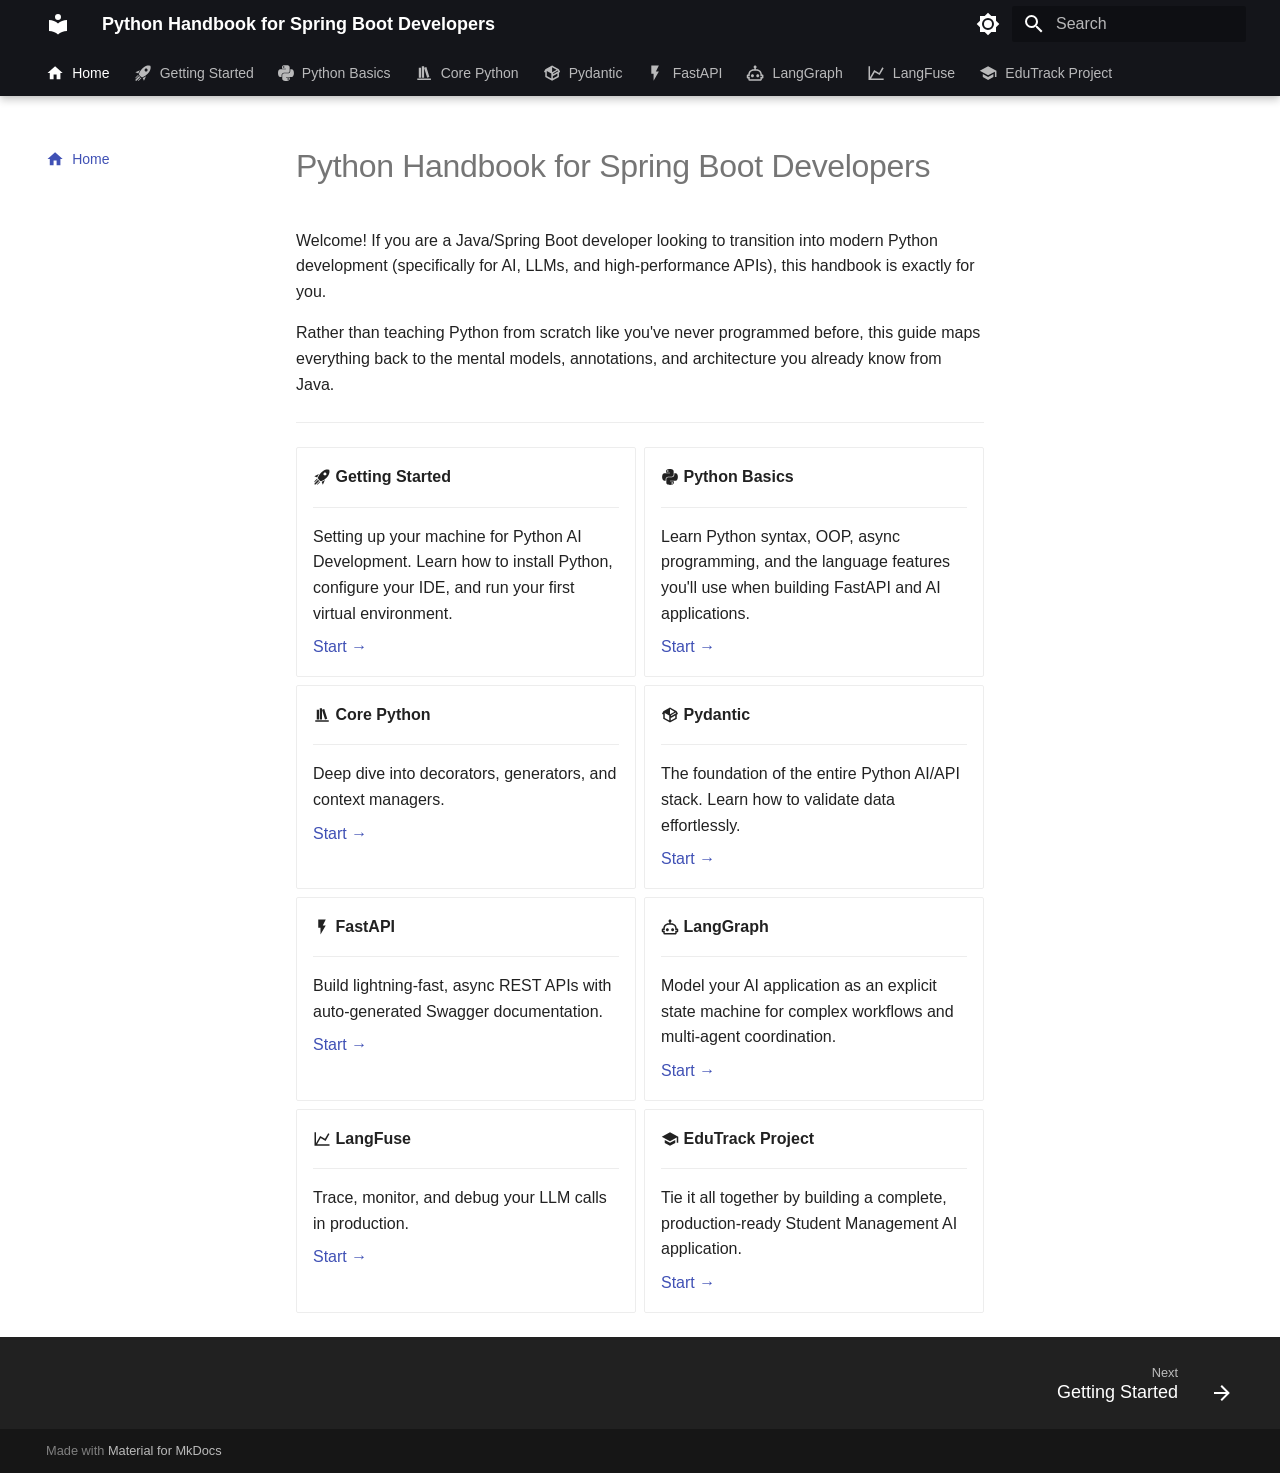
<file: index.html>
<!doctype html>
<html lang="en" class="no-js">
  <head>
    
      <meta charset="utf-8">
      <meta name="viewport" content="width=device-width,initial-scale=1">
      
        <meta name="description" content="Learn Python, FastAPI, Pydantic, LangGraph and LangFuse">
      
      
      
        <link rel="canonical" href="https://your-internal-link.accenture.com/">
      
      
      
        <link rel="next" href="getting-started/">
      
      
        
      
      
      <link rel="icon" href="assets/favicon.ico">
      <meta name="generator" content="mkdocs-1.6.1, mkdocs-material-9.7.6">
    
    
      
        <title>Python Handbook for Spring Boot Developers</title>
      
    
    
      <link rel="stylesheet" href="assets/stylesheets/main.484c7ddc.min.css">
      
        
        <link rel="stylesheet" href="assets/stylesheets/palette.ab4e12ef.min.css">
      
      


    
    
      
    
    
      
        
        
        <link rel="preconnect" href="https://fonts.gstatic.com" crossorigin>
        <link rel="stylesheet" href="https://fonts.googleapis.com/css?family=Roboto:300,300i,400,400i,700,700i%7CRoboto+Mono:400,400i,700,700i&display=fallback">
        <style>:root{--md-text-font:"Roboto";--md-code-font:"Roboto Mono"}</style>
      
    
    
      <link rel="stylesheet" href="stylesheets/extra.css">
    
    <script>__md_scope=new URL(".",location),__md_hash=e=>[...e].reduce(((e,_)=>(e<<5)-e+_.charCodeAt(0)),0),__md_get=(e,_=localStorage,t=__md_scope)=>JSON.parse(_.getItem(t.pathname+"."+e)),__md_set=(e,_,t=localStorage,a=__md_scope)=>{try{t.setItem(a.pathname+"."+e,JSON.stringify(_))}catch(e){}}</script>
    
      

    
    
  </head>
  
  
    
    
      
    
    
    
    
    <body dir="ltr" data-md-color-scheme="default" data-md-color-primary="black" data-md-color-accent="deep-purple">
  
    
    <input class="md-toggle" data-md-toggle="drawer" type="checkbox" id="__drawer" autocomplete="off">
    <input class="md-toggle" data-md-toggle="search" type="checkbox" id="__search" autocomplete="off">
    <label class="md-overlay" for="__drawer"></label>
    <div data-md-component="skip">
      
        
        <a href="#python-handbook-for-spring-boot-developers" class="md-skip">
          Skip to content
        </a>
      
    </div>
    <div data-md-component="announce">
      
    </div>
    
    
      

  

<header class="md-header md-header--shadow md-header--lifted" data-md-component="header">
  <nav class="md-header__inner md-grid" aria-label="Header">
    <a href="." title="Python Handbook for Spring Boot Developers" class="md-header__button md-logo" aria-label="Python Handbook for Spring Boot Developers" data-md-component="logo">
      
  
  <svg xmlns="http://www.w3.org/2000/svg" viewBox="0 0 24 24"><path d="M12 8a3 3 0 0 0 3-3 3 3 0 0 0-3-3 3 3 0 0 0-3 3 3 3 0 0 0 3 3m0 3.54C9.64 9.35 6.5 8 3 8v11c3.5 0 6.64 1.35 9 3.54 2.36-2.19 5.5-3.54 9-3.54V8c-3.5 0-6.64 1.35-9 3.54"/></svg>

    </a>
    <label class="md-header__button md-icon" for="__drawer">
      
      <svg xmlns="http://www.w3.org/2000/svg" viewBox="0 0 24 24"><path d="M3 6h18v2H3zm0 5h18v2H3zm0 5h18v2H3z"/></svg>
    </label>
    <div class="md-header__title" data-md-component="header-title">
      <div class="md-header__ellipsis">
        <div class="md-header__topic">
          <span class="md-ellipsis">
            Python Handbook for Spring Boot Developers
          </span>
        </div>
        <div class="md-header__topic" data-md-component="header-topic">
          <span class="md-ellipsis">
            
              Home
            
          </span>
        </div>
      </div>
    </div>
    
      
        <form class="md-header__option" data-md-component="palette">
  
    
    
    
    <input class="md-option" data-md-color-media="(prefers-color-scheme: light)" data-md-color-scheme="default" data-md-color-primary="black" data-md-color-accent="deep-purple"  aria-label="Switch to dark mode"  type="radio" name="__palette" id="__palette_0">
    
      <label class="md-header__button md-icon" title="Switch to dark mode" for="__palette_1" hidden>
        <svg xmlns="http://www.w3.org/2000/svg" viewBox="0 0 24 24"><path d="M12 8a4 4 0 0 0-4 4 4 4 0 0 0 4 4 4 4 0 0 0 4-4 4 4 0 0 0-4-4m0 10a6 6 0 0 1-6-6 6 6 0 0 1 6-6 6 6 0 0 1 6 6 6 6 0 0 1-6 6m8-9.31V4h-4.69L12 .69 8.69 4H4v4.69L.69 12 4 15.31V20h4.69L12 23.31 15.31 20H20v-4.69L23.31 12z"/></svg>
      </label>
    
  
    
    
    
    <input class="md-option" data-md-color-media="(prefers-color-scheme: dark)" data-md-color-scheme="slate" data-md-color-primary="black" data-md-color-accent="purple"  aria-label="Switch to light mode"  type="radio" name="__palette" id="__palette_1">
    
      <label class="md-header__button md-icon" title="Switch to light mode" for="__palette_0" hidden>
        <svg xmlns="http://www.w3.org/2000/svg" viewBox="0 0 24 24"><path d="M12 18c-.89 0-1.74-.2-2.5-.55C11.56 16.5 13 14.42 13 12s-1.44-4.5-3.5-5.45C10.26 6.2 11.11 6 12 6a6 6 0 0 1 6 6 6 6 0 0 1-6 6m8-9.31V4h-4.69L12 .69 8.69 4H4v4.69L.69 12 4 15.31V20h4.69L12 23.31 15.31 20H20v-4.69L23.31 12z"/></svg>
      </label>
    
  
</form>
      
    
    
      <script>var palette=__md_get("__palette");if(palette&&palette.color){if("(prefers-color-scheme)"===palette.color.media){var media=matchMedia("(prefers-color-scheme: light)"),input=document.querySelector(media.matches?"[data-md-color-media='(prefers-color-scheme: light)']":"[data-md-color-media='(prefers-color-scheme: dark)']");palette.color.media=input.getAttribute("data-md-color-media"),palette.color.scheme=input.getAttribute("data-md-color-scheme"),palette.color.primary=input.getAttribute("data-md-color-primary"),palette.color.accent=input.getAttribute("data-md-color-accent")}for(var[key,value]of Object.entries(palette.color))document.body.setAttribute("data-md-color-"+key,value)}</script>
    
    
    
      
      
        <label class="md-header__button md-icon" for="__search">
          
          <svg xmlns="http://www.w3.org/2000/svg" viewBox="0 0 24 24"><path d="M9.5 3A6.5 6.5 0 0 1 16 9.5c0 1.61-.59 3.09-1.56 4.23l.27.27h.79l5 5-1.5 1.5-5-5v-.79l-.27-.27A6.52 6.52 0 0 1 9.5 16 6.5 6.5 0 0 1 3 9.5 6.5 6.5 0 0 1 9.5 3m0 2C7 5 5 7 5 9.5S7 14 9.5 14 14 12 14 9.5 12 5 9.5 5"/></svg>
        </label>
        <div class="md-search" data-md-component="search" role="dialog">
  <label class="md-search__overlay" for="__search"></label>
  <div class="md-search__inner" role="search">
    <form class="md-search__form" name="search">
      <input type="text" class="md-search__input" name="query" aria-label="Search" placeholder="Search" autocapitalize="off" autocorrect="off" autocomplete="off" spellcheck="false" data-md-component="search-query" required>
      <label class="md-search__icon md-icon" for="__search">
        
        <svg xmlns="http://www.w3.org/2000/svg" viewBox="0 0 24 24"><path d="M9.5 3A6.5 6.5 0 0 1 16 9.5c0 1.61-.59 3.09-1.56 4.23l.27.27h.79l5 5-1.5 1.5-5-5v-.79l-.27-.27A6.52 6.52 0 0 1 9.5 16 6.5 6.5 0 0 1 3 9.5 6.5 6.5 0 0 1 9.5 3m0 2C7 5 5 7 5 9.5S7 14 9.5 14 14 12 14 9.5 12 5 9.5 5"/></svg>
        
        <svg xmlns="http://www.w3.org/2000/svg" viewBox="0 0 24 24"><path d="M20 11v2H8l5.5 5.5-1.42 1.42L4.16 12l7.92-7.92L13.5 5.5 8 11z"/></svg>
      </label>
      <nav class="md-search__options" aria-label="Search">
        
        <button type="reset" class="md-search__icon md-icon" title="Clear" aria-label="Clear" tabindex="-1">
          
          <svg xmlns="http://www.w3.org/2000/svg" viewBox="0 0 24 24"><path d="M19 6.41 17.59 5 12 10.59 6.41 5 5 6.41 10.59 12 5 17.59 6.41 19 12 13.41 17.59 19 19 17.59 13.41 12z"/></svg>
        </button>
      </nav>
      
        <div class="md-search__suggest" data-md-component="search-suggest"></div>
      
    </form>
    <div class="md-search__output">
      <div class="md-search__scrollwrap" tabindex="0" data-md-scrollfix>
        <div class="md-search-result" data-md-component="search-result">
          <div class="md-search-result__meta">
            Initializing search
          </div>
          <ol class="md-search-result__list" role="presentation"></ol>
        </div>
      </div>
    </div>
  </div>
</div>
      
    
    
  </nav>
  
    
      
<nav class="md-tabs" aria-label="Tabs" data-md-component="tabs">
  <div class="md-grid">
    <ul class="md-tabs__list">
      
        
  
  
  
    
  
  
    <li class="md-tabs__item md-tabs__item--active">
      <a href="." class="md-tabs__link">
        
  
  
    
      <svg xmlns="http://www.w3.org/2000/svg" viewBox="0 0 24 24"><path d="M10 20v-6h4v6h5v-8h3L12 3 2 12h3v8z"/></svg>
    
  
  Home

      </a>
    </li>
  

      
        
  
  
  
  
    <li class="md-tabs__item">
      <a href="getting-started/" class="md-tabs__link">
        
  
  
    
      <svg xmlns="http://www.w3.org/2000/svg" viewBox="0 0 24 24"><path d="m13.13 22.19-1.63-3.83c1.57-.58 3.04-1.36 4.4-2.27zM5.64 12.5l-3.83-1.63 6.1-2.77C7 9.46 6.22 10.93 5.64 12.5M21.61 2.39S16.66.269 11 5.93c-2.19 2.19-3.5 4.6-4.35 6.71-.28.75-.09 1.57.46 2.13l2.13 2.12c.55.56 1.37.74 2.12.46A19.1 19.1 0 0 0 18.07 13c5.66-5.66 3.54-10.61 3.54-10.61m-7.07 7.07c-.78-.78-.78-2.05 0-2.83s2.05-.78 2.83 0c.77.78.78 2.05 0 2.83s-2.05.78-2.83 0m-5.66 7.07-1.41-1.41zM6.24 22l3.64-3.64c-.34-.09-.67-.24-.97-.45L4.83 22zM2 22h1.41l4.77-4.76-1.42-1.41L2 20.59zm0-2.83 4.09-4.08c-.21-.3-.36-.62-.45-.97L2 17.76z"/></svg>
    
  
  Getting Started

      </a>
    </li>
  

      
        
  
  
  
  
    <li class="md-tabs__item">
      <a href="chapter-0/" class="md-tabs__link">
        
  
  
    
      <svg xmlns="http://www.w3.org/2000/svg" viewBox="0 0 448 512"><!--! Font Awesome Free 7.1.0 by @fontawesome - https://fontawesome.com License - https://fontawesome.com/license/free (Icons: CC BY 4.0, Fonts: SIL OFL 1.1, Code: MIT License) Copyright 2025 Fonticons, Inc.--><path d="M439.8 200.5c-7.7-30.9-22.3-54.2-53.4-54.2h-40.1v47.4c0 36.8-31.2 67.8-66.8 67.8H172.7c-29.2 0-53.4 25-53.4 54.3v101.8c0 29 25.2 46 53.4 54.3 33.8 9.9 66.3 11.7 106.8 0 26.9-7.8 53.4-23.5 53.4-54.3v-40.7H226.2v-13.6h160.2c31.1 0 42.6-21.7 53.4-54.2 11.2-33.5 10.7-65.7 0-108.6M286.2 444.7a20.4 20.4 0 1 1 0-40.7 20.4 20.4 0 1 1 0 40.7M167.8 248.1h106.8c29.7 0 53.4-24.5 53.4-54.3V91.9c0-29-24.4-50.7-53.4-55.6-35.8-5.9-74.7-5.6-106.8.1-45.2 8-53.4 24.7-53.4 55.6v40.7h106.9v13.6h-147c-31.1 0-58.3 18.7-66.8 54.2-9.8 40.7-10.2 66.1 0 108.6 7.6 31.6 25.7 54.2 56.8 54.2H101v-48.8c0-35.3 30.5-66.4 66.8-66.4m-6.6-183.4a20.4 20.4 0 1 1 0 40.8 20.4 20.4 0 1 1 0-40.8"/></svg>
    
  
  Python Basics

      </a>
    </li>
  

      
        
  
  
  
  
    <li class="md-tabs__item">
      <a href="chapter-1/" class="md-tabs__link">
        
  
  
    
      <svg xmlns="http://www.w3.org/2000/svg" viewBox="0 0 24 24"><path d="M9 3v15h3V3zm3 2 4 13 3-1-4-13zM5 5v13h3V5zM3 19v2h18v-2z"/></svg>
    
  
  Core Python

      </a>
    </li>
  

      
        
  
  
  
  
    <li class="md-tabs__item">
      <a href="chapter-2/" class="md-tabs__link">
        
  
  
    
      <svg xmlns="http://www.w3.org/2000/svg" viewBox="0 0 24 24"><path d="M2 10.96a.985.985 0 0 1-.37-1.37L3.13 7c.11-.2.28-.34.47-.42l7.83-4.4c.16-.12.36-.18.57-.18s.41.06.57.18l7.9 4.44c.19.1.35.26.44.46l1.45 2.52c.28.48.11 1.09-.36 1.36l-1 .58v4.96c0 .38-.21.71-.53.88l-7.9 4.44c-.16.12-.36.18-.57.18s-.41-.06-.57-.18l-7.9-4.44A.99.99 0 0 1 3 16.5v-5.54c-.3.17-.68.18-1 0m10-6.81v6.7l5.96-3.35zM5 15.91l6 3.38v-6.71L5 9.21zm14 0v-3.22l-5 2.9c-.33.18-.7.17-1 .01v3.69zm-5.15-2.55 6.28-3.63-.58-1.01-6.28 3.63z"/></svg>
    
  
  Pydantic

      </a>
    </li>
  

      
        
  
  
  
  
    <li class="md-tabs__item">
      <a href="chapter-3/" class="md-tabs__link">
        
  
  
    
      <svg xmlns="http://www.w3.org/2000/svg" viewBox="0 0 24 24"><path d="M7 2v11h3v9l7-12h-4l4-8z"/></svg>
    
  
  FastAPI

      </a>
    </li>
  

      
        
  
  
  
  
    <li class="md-tabs__item">
      <a href="chapter-4/" class="md-tabs__link">
        
  
  
    
      <svg xmlns="http://www.w3.org/2000/svg" viewBox="0 0 24 24"><path d="M17.5 15.5c0 1.11-.89 2-2 2s-2-.89-2-2 .9-2 2-2 2 .9 2 2m-9-2c-1.1 0-2 .9-2 2s.9 2 2 2 2-.89 2-2-.89-2-2-2M23 15v3c0 .55-.45 1-1 1h-1v1c0 1.11-.89 2-2 2H5a2 2 0 0 1-2-2v-1H2c-.55 0-1-.45-1-1v-3c0-.55.45-1 1-1h1c0-3.87 3.13-7 7-7h1V5.73c-.6-.34-1-.99-1-1.73 0-1.1.9-2 2-2s2 .9 2 2c0 .74-.4 1.39-1 1.73V7h1c3.87 0 7 3.13 7 7h1c.55 0 1 .45 1 1m-2 1h-2v-2c0-2.76-2.24-5-5-5h-4c-2.76 0-5 2.24-5 5v2H3v1h2v3h14v-3h2z"/></svg>
    
  
  LangGraph

      </a>
    </li>
  

      
        
  
  
  
  
    <li class="md-tabs__item">
      <a href="chapter-5/" class="md-tabs__link">
        
  
  
    
      <svg xmlns="http://www.w3.org/2000/svg" viewBox="0 0 24 24"><path d="m16 11.78 4.24-7.33 1.73 1-5.23 9.05-6.51-3.75L5.46 19H22v2H2V3h2v14.54L9.5 8z"/></svg>
    
  
  LangFuse

      </a>
    </li>
  

      
        
  
  
  
  
    <li class="md-tabs__item">
      <a href="chapter-6/" class="md-tabs__link">
        
  
  
    
      <svg xmlns="http://www.w3.org/2000/svg" viewBox="0 0 24 24"><path d="M12 3 1 9l11 6 9-4.91V17h2V9M5 13.18v4L12 21l7-3.82v-4L12 17z"/></svg>
    
  
  EduTrack Project

      </a>
    </li>
  

      
    </ul>
  </div>
</nav>
    
  
</header>
    
    <div class="md-container" data-md-component="container">
      
      
        
      
      <main class="md-main" data-md-component="main">
        <div class="md-main__inner md-grid">
          
            
              
              <div class="md-sidebar md-sidebar--primary" data-md-component="sidebar" data-md-type="navigation" >
                <div class="md-sidebar__scrollwrap">
                  <div class="md-sidebar__inner">
                    


  


<nav class="md-nav md-nav--primary md-nav--lifted" aria-label="Navigation" data-md-level="0">
  <label class="md-nav__title" for="__drawer">
    <a href="." title="Python Handbook for Spring Boot Developers" class="md-nav__button md-logo" aria-label="Python Handbook for Spring Boot Developers" data-md-component="logo">
      
  
  <svg xmlns="http://www.w3.org/2000/svg" viewBox="0 0 24 24"><path d="M12 8a3 3 0 0 0 3-3 3 3 0 0 0-3-3 3 3 0 0 0-3 3 3 3 0 0 0 3 3m0 3.54C9.64 9.35 6.5 8 3 8v11c3.5 0 6.64 1.35 9 3.54 2.36-2.19 5.5-3.54 9-3.54V8c-3.5 0-6.64 1.35-9 3.54"/></svg>

    </a>
    Python Handbook for Spring Boot Developers
  </label>
  
  <ul class="md-nav__list" data-md-scrollfix>
    
      
      
  
  
    
  
  
  
    <li class="md-nav__item md-nav__item--active">
      
      <input class="md-nav__toggle md-toggle" type="checkbox" id="__toc">
      
      
        
      
      
      <a href="." class="md-nav__link md-nav__link--active">
        
  
  
    <svg xmlns="http://www.w3.org/2000/svg" viewBox="0 0 24 24"><path d="M10 20v-6h4v6h5v-8h3L12 3 2 12h3v8z"/></svg>
  
  <span class="md-ellipsis">
    
  
    Home
  

    
  </span>
  
  

      </a>
      
    </li>
  

    
      
      
  
  
  
  
    <li class="md-nav__item">
      <a href="getting-started/" class="md-nav__link">
        
  
  
    <svg xmlns="http://www.w3.org/2000/svg" viewBox="0 0 24 24"><path d="m13.13 22.19-1.63-3.83c1.57-.58 3.04-1.36 4.4-2.27zM5.64 12.5l-3.83-1.63 6.1-2.77C7 9.46 6.22 10.93 5.64 12.5M21.61 2.39S16.66.269 11 5.93c-2.19 2.19-3.5 4.6-4.35 6.71-.28.75-.09 1.57.46 2.13l2.13 2.12c.55.56 1.37.74 2.12.46A19.1 19.1 0 0 0 18.07 13c5.66-5.66 3.54-10.61 3.54-10.61m-7.07 7.07c-.78-.78-.78-2.05 0-2.83s2.05-.78 2.83 0c.77.78.78 2.05 0 2.83s-2.05.78-2.83 0m-5.66 7.07-1.41-1.41zM6.24 22l3.64-3.64c-.34-.09-.67-.24-.97-.45L4.83 22zM2 22h1.41l4.77-4.76-1.42-1.41L2 20.59zm0-2.83 4.09-4.08c-.21-.3-.36-.62-.45-.97L2 17.76z"/></svg>
  
  <span class="md-ellipsis">
    
  
    Getting Started
  

    
  </span>
  
  

      </a>
    </li>
  

    
      
      
  
  
  
  
    <li class="md-nav__item">
      <a href="chapter-0/" class="md-nav__link">
        
  
  
    <svg xmlns="http://www.w3.org/2000/svg" viewBox="0 0 448 512"><!--! Font Awesome Free 7.1.0 by @fontawesome - https://fontawesome.com License - https://fontawesome.com/license/free (Icons: CC BY 4.0, Fonts: SIL OFL 1.1, Code: MIT License) Copyright 2025 Fonticons, Inc.--><path d="M439.8 200.5c-7.7-30.9-22.3-54.2-53.4-54.2h-40.1v47.4c0 36.8-31.2 67.8-66.8 67.8H172.7c-29.2 0-53.4 25-53.4 54.3v101.8c0 29 25.2 46 53.4 54.3 33.8 9.9 66.3 11.7 106.8 0 26.9-7.8 53.4-23.5 53.4-54.3v-40.7H226.2v-13.6h160.2c31.1 0 42.6-21.7 53.4-54.2 11.2-33.5 10.7-65.7 0-108.6M286.2 444.7a20.4 20.4 0 1 1 0-40.7 20.4 20.4 0 1 1 0 40.7M167.8 248.1h106.8c29.7 0 53.4-24.5 53.4-54.3V91.9c0-29-24.4-50.7-53.4-55.6-35.8-5.9-74.7-5.6-106.8.1-45.2 8-53.4 24.7-53.4 55.6v40.7h106.9v13.6h-147c-31.1 0-58.3 18.7-66.8 54.2-9.8 40.7-10.2 66.1 0 108.6 7.6 31.6 25.7 54.2 56.8 54.2H101v-48.8c0-35.3 30.5-66.4 66.8-66.4m-6.6-183.4a20.4 20.4 0 1 1 0 40.8 20.4 20.4 0 1 1 0-40.8"/></svg>
  
  <span class="md-ellipsis">
    
  
    Python Basics
  

    
  </span>
  
  

      </a>
    </li>
  

    
      
      
  
  
  
  
    <li class="md-nav__item">
      <a href="chapter-1/" class="md-nav__link">
        
  
  
    <svg xmlns="http://www.w3.org/2000/svg" viewBox="0 0 24 24"><path d="M9 3v15h3V3zm3 2 4 13 3-1-4-13zM5 5v13h3V5zM3 19v2h18v-2z"/></svg>
  
  <span class="md-ellipsis">
    
  
    Core Python
  

    
  </span>
  
  

      </a>
    </li>
  

    
      
      
  
  
  
  
    <li class="md-nav__item">
      <a href="chapter-2/" class="md-nav__link">
        
  
  
    <svg xmlns="http://www.w3.org/2000/svg" viewBox="0 0 24 24"><path d="M2 10.96a.985.985 0 0 1-.37-1.37L3.13 7c.11-.2.28-.34.47-.42l7.83-4.4c.16-.12.36-.18.57-.18s.41.06.57.18l7.9 4.44c.19.1.35.26.44.46l1.45 2.52c.28.48.11 1.09-.36 1.36l-1 .58v4.96c0 .38-.21.71-.53.88l-7.9 4.44c-.16.12-.36.18-.57.18s-.41-.06-.57-.18l-7.9-4.44A.99.99 0 0 1 3 16.5v-5.54c-.3.17-.68.18-1 0m10-6.81v6.7l5.96-3.35zM5 15.91l6 3.38v-6.71L5 9.21zm14 0v-3.22l-5 2.9c-.33.18-.7.17-1 .01v3.69zm-5.15-2.55 6.28-3.63-.58-1.01-6.28 3.63z"/></svg>
  
  <span class="md-ellipsis">
    
  
    Pydantic
  

    
  </span>
  
  

      </a>
    </li>
  

    
      
      
  
  
  
  
    <li class="md-nav__item">
      <a href="chapter-3/" class="md-nav__link">
        
  
  
    <svg xmlns="http://www.w3.org/2000/svg" viewBox="0 0 24 24"><path d="M7 2v11h3v9l7-12h-4l4-8z"/></svg>
  
  <span class="md-ellipsis">
    
  
    FastAPI
  

    
  </span>
  
  

      </a>
    </li>
  

    
      
      
  
  
  
  
    <li class="md-nav__item">
      <a href="chapter-4/" class="md-nav__link">
        
  
  
    <svg xmlns="http://www.w3.org/2000/svg" viewBox="0 0 24 24"><path d="M17.5 15.5c0 1.11-.89 2-2 2s-2-.89-2-2 .9-2 2-2 2 .9 2 2m-9-2c-1.1 0-2 .9-2 2s.9 2 2 2 2-.89 2-2-.89-2-2-2M23 15v3c0 .55-.45 1-1 1h-1v1c0 1.11-.89 2-2 2H5a2 2 0 0 1-2-2v-1H2c-.55 0-1-.45-1-1v-3c0-.55.45-1 1-1h1c0-3.87 3.13-7 7-7h1V5.73c-.6-.34-1-.99-1-1.73 0-1.1.9-2 2-2s2 .9 2 2c0 .74-.4 1.39-1 1.73V7h1c3.87 0 7 3.13 7 7h1c.55 0 1 .45 1 1m-2 1h-2v-2c0-2.76-2.24-5-5-5h-4c-2.76 0-5 2.24-5 5v2H3v1h2v3h14v-3h2z"/></svg>
  
  <span class="md-ellipsis">
    
  
    LangGraph
  

    
  </span>
  
  

      </a>
    </li>
  

    
      
      
  
  
  
  
    <li class="md-nav__item">
      <a href="chapter-5/" class="md-nav__link">
        
  
  
    <svg xmlns="http://www.w3.org/2000/svg" viewBox="0 0 24 24"><path d="m16 11.78 4.24-7.33 1.73 1-5.23 9.05-6.51-3.75L5.46 19H22v2H2V3h2v14.54L9.5 8z"/></svg>
  
  <span class="md-ellipsis">
    
  
    LangFuse
  

    
  </span>
  
  

      </a>
    </li>
  

    
      
      
  
  
  
  
    <li class="md-nav__item">
      <a href="chapter-6/" class="md-nav__link">
        
  
  
    <svg xmlns="http://www.w3.org/2000/svg" viewBox="0 0 24 24"><path d="M12 3 1 9l11 6 9-4.91V17h2V9M5 13.18v4L12 21l7-3.82v-4L12 17z"/></svg>
  
  <span class="md-ellipsis">
    
  
    EduTrack Project
  

    
  </span>
  
  

      </a>
    </li>
  

    
  </ul>
</nav>
                  </div>
                </div>
              </div>
            
            
              
              <div class="md-sidebar md-sidebar--secondary" data-md-component="sidebar" data-md-type="toc" >
                <div class="md-sidebar__scrollwrap">
                  <div class="md-sidebar__inner">
                    

<nav class="md-nav md-nav--secondary" aria-label="Table of contents">
  
  
  
    
  
  
</nav>
                  </div>
                </div>
              </div>
            
          
          
            <div class="md-content" data-md-component="content">
              
              <article class="md-content__inner md-typeset">
                
                  



<h1 id="python-handbook-for-spring-boot-developers">Python Handbook for Spring Boot Developers<a class="headerlink" href="#python-handbook-for-spring-boot-developers" title="Permanent link">&para;</a></h1>
<p>Welcome! If you are a Java/Spring Boot developer looking to transition into modern Python development (specifically for AI, LLMs, and high-performance APIs), this handbook is exactly for you.</p>
<p>Rather than teaching Python from scratch like you've never programmed before, this guide maps everything back to the mental models, annotations, and architecture you already know from Java.</p>
<hr />
<div class="grid cards">
<ul>
<li>
<p><span class="twemoji"><svg xmlns="http://www.w3.org/2000/svg" viewBox="0 0 24 24"><path d="m13.13 22.19-1.63-3.83c1.57-.58 3.04-1.36 4.4-2.27zM5.64 12.5l-3.83-1.63 6.1-2.77C7 9.46 6.22 10.93 5.64 12.5M21.61 2.39S16.66.269 11 5.93c-2.19 2.19-3.5 4.6-4.35 6.71-.28.75-.09 1.57.46 2.13l2.13 2.12c.55.56 1.37.74 2.12.46A19.1 19.1 0 0 0 18.07 13c5.66-5.66 3.54-10.61 3.54-10.61m-7.07 7.07c-.78-.78-.78-2.05 0-2.83s2.05-.78 2.83 0c.77.78.78 2.05 0 2.83s-2.05.78-2.83 0m-5.66 7.07-1.41-1.41zM6.24 22l3.64-3.64c-.34-.09-.67-.24-.97-.45L4.83 22zM2 22h1.41l4.77-4.76-1.42-1.41L2 20.59zm0-2.83 4.09-4.08c-.21-.3-.36-.62-.45-.97L2 17.76z"/></svg></span> <strong>Getting Started</strong></p>
<hr />
<p>Setting up your machine for Python AI Development. Learn how to install Python, configure your IDE, and run your first virtual environment.</p>
<p><a href="getting-started/">Start →</a></p>
</li>
<li>
<p><span class="twemoji"><svg xmlns="http://www.w3.org/2000/svg" viewBox="0 0 448 512"><!--! Font Awesome Free 7.1.0 by @fontawesome - https://fontawesome.com License - https://fontawesome.com/license/free (Icons: CC BY 4.0, Fonts: SIL OFL 1.1, Code: MIT License) Copyright 2025 Fonticons, Inc.--><path d="M439.8 200.5c-7.7-30.9-22.3-54.2-53.4-54.2h-40.1v47.4c0 36.8-31.2 67.8-66.8 67.8H172.7c-29.2 0-53.4 25-53.4 54.3v101.8c0 29 25.2 46 53.4 54.3 33.8 9.9 66.3 11.7 106.8 0 26.9-7.8 53.4-23.5 53.4-54.3v-40.7H226.2v-13.6h160.2c31.1 0 42.6-21.7 53.4-54.2 11.2-33.5 10.7-65.7 0-108.6M286.2 444.7a20.4 20.4 0 1 1 0-40.7 20.4 20.4 0 1 1 0 40.7M167.8 248.1h106.8c29.7 0 53.4-24.5 53.4-54.3V91.9c0-29-24.4-50.7-53.4-55.6-35.8-5.9-74.7-5.6-106.8.1-45.2 8-53.4 24.7-53.4 55.6v40.7h106.9v13.6h-147c-31.1 0-58.3 18.7-66.8 54.2-9.8 40.7-10.2 66.1 0 108.6 7.6 31.6 25.7 54.2 56.8 54.2H101v-48.8c0-35.3 30.5-66.4 66.8-66.4m-6.6-183.4a20.4 20.4 0 1 1 0 40.8 20.4 20.4 0 1 1 0-40.8"/></svg></span> <strong>Python Basics</strong></p>
<hr />
<p>Learn Python syntax, OOP, async programming, and the language features you'll use when building FastAPI and AI applications.</p>
<p><a href="chapter-0/">Start →</a></p>
</li>
<li>
<p><span class="twemoji"><svg xmlns="http://www.w3.org/2000/svg" viewBox="0 0 24 24"><path d="M9 3v15h3V3zm3 2 4 13 3-1-4-13zM5 5v13h3V5zM3 19v2h18v-2z"/></svg></span> <strong>Core Python</strong></p>
<hr />
<p>Deep dive into decorators, generators, and context managers.</p>
<p><a href="chapter-1/">Start →</a></p>
</li>
<li>
<p><span class="twemoji"><svg xmlns="http://www.w3.org/2000/svg" viewBox="0 0 24 24"><path d="M2 10.96a.985.985 0 0 1-.37-1.37L3.13 7c.11-.2.28-.34.47-.42l7.83-4.4c.16-.12.36-.18.57-.18s.41.06.57.18l7.9 4.44c.19.1.35.26.44.46l1.45 2.52c.28.48.11 1.09-.36 1.36l-1 .58v4.96c0 .38-.21.71-.53.88l-7.9 4.44c-.16.12-.36.18-.57.18s-.41-.06-.57-.18l-7.9-4.44A.99.99 0 0 1 3 16.5v-5.54c-.3.17-.68.18-1 0m10-6.81v6.7l5.96-3.35zM5 15.91l6 3.38v-6.71L5 9.21zm14 0v-3.22l-5 2.9c-.33.18-.7.17-1 .01v3.69zm-5.15-2.55 6.28-3.63-.58-1.01-6.28 3.63z"/></svg></span> <strong>Pydantic</strong></p>
<hr />
<p>The foundation of the entire Python AI/API stack. Learn how to validate data effortlessly.</p>
<p><a href="chapter-2/">Start →</a></p>
</li>
<li>
<p><span class="twemoji"><svg xmlns="http://www.w3.org/2000/svg" viewBox="0 0 24 24"><path d="M7 2v11h3v9l7-12h-4l4-8z"/></svg></span> <strong>FastAPI</strong></p>
<hr />
<p>Build lightning-fast, async REST APIs with auto-generated Swagger documentation.</p>
<p><a href="chapter-3/">Start →</a></p>
</li>
<li>
<p><span class="twemoji"><svg xmlns="http://www.w3.org/2000/svg" viewBox="0 0 24 24"><path d="M17.5 15.5c0 1.11-.89 2-2 2s-2-.89-2-2 .9-2 2-2 2 .9 2 2m-9-2c-1.1 0-2 .9-2 2s.9 2 2 2 2-.89 2-2-.89-2-2-2M23 15v3c0 .55-.45 1-1 1h-1v1c0 1.11-.89 2-2 2H5a2 2 0 0 1-2-2v-1H2c-.55 0-1-.45-1-1v-3c0-.55.45-1 1-1h1c0-3.87 3.13-7 7-7h1V5.73c-.6-.34-1-.99-1-1.73 0-1.1.9-2 2-2s2 .9 2 2c0 .74-.4 1.39-1 1.73V7h1c3.87 0 7 3.13 7 7h1c.55 0 1 .45 1 1m-2 1h-2v-2c0-2.76-2.24-5-5-5h-4c-2.76 0-5 2.24-5 5v2H3v1h2v3h14v-3h2z"/></svg></span> <strong>LangGraph</strong></p>
<hr />
<p>Model your AI application as an explicit state machine for complex workflows and multi-agent coordination.</p>
<p><a href="chapter-4/">Start →</a></p>
</li>
<li>
<p><span class="twemoji"><svg xmlns="http://www.w3.org/2000/svg" viewBox="0 0 24 24"><path d="m16 11.78 4.24-7.33 1.73 1-5.23 9.05-6.51-3.75L5.46 19H22v2H2V3h2v14.54L9.5 8z"/></svg></span> <strong>LangFuse</strong></p>
<hr />
<p>Trace, monitor, and debug your LLM calls in production.</p>
<p><a href="chapter-5/">Start →</a></p>
</li>
<li>
<p><span class="twemoji"><svg xmlns="http://www.w3.org/2000/svg" viewBox="0 0 24 24"><path d="M12 3 1 9l11 6 9-4.91V17h2V9M5 13.18v4L12 21l7-3.82v-4L12 17z"/></svg></span> <strong>EduTrack Project</strong></p>
<hr />
<p>Tie it all together by building a complete, production-ready Student Management AI application.</p>
<p><a href="chapter-6/">Start →</a></p>
</li>
</ul>
</div>







  
  






                
              </article>
            </div>
          
          
<script>var target=document.getElementById(location.hash.slice(1));target&&target.name&&(target.checked=target.name.startsWith("__tabbed_"))</script>
        </div>
        
          <button type="button" class="md-top md-icon" data-md-component="top" hidden>
  
  <svg xmlns="http://www.w3.org/2000/svg" viewBox="0 0 24 24"><path d="M13 20h-2V8l-5.5 5.5-1.42-1.42L12 4.16l7.92 7.92-1.42 1.42L13 8z"/></svg>
  Back to top
</button>
        
      </main>
      
        <footer class="md-footer">
  
    
      
      <nav class="md-footer__inner md-grid" aria-label="Footer" >
        
        
          
          <a href="getting-started/" class="md-footer__link md-footer__link--next" aria-label="Next: Getting Started">
            <div class="md-footer__title">
              <span class="md-footer__direction">
                Next
              </span>
              <div class="md-ellipsis">
                Getting Started
              </div>
            </div>
            <div class="md-footer__button md-icon">
              
              <svg xmlns="http://www.w3.org/2000/svg" viewBox="0 0 24 24"><path d="M4 11v2h12l-5.5 5.5 1.42 1.42L19.84 12l-7.92-7.92L10.5 5.5 16 11z"/></svg>
            </div>
          </a>
        
      </nav>
    
  
  <div class="md-footer-meta md-typeset">
    <div class="md-footer-meta__inner md-grid">
      <div class="md-copyright">
  
  
    Made with
    <a href="https://squidfunk.github.io/mkdocs-material/" target="_blank" rel="noopener">
      Material for MkDocs
    </a>
  
</div>
      
    </div>
  </div>
</footer>
      
    </div>
    <div class="md-dialog" data-md-component="dialog">
      <div class="md-dialog__inner md-typeset"></div>
    </div>
    
    
    
      
      
      <script id="__config" type="application/json">{"annotate": null, "base": ".", "features": ["navigation.tabs", "navigation.tabs.sticky", "navigation.instant", "navigation.tracking", "navigation.top", "navigation.footer", "search.highlight", "search.suggest", "content.code.copy", "content.code.annotate", "toc.follow"], "search": "assets/javascripts/workers/search.2c215733.min.js", "tags": null, "translations": {"clipboard.copied": "Copied to clipboard", "clipboard.copy": "Copy to clipboard", "search.result.more.one": "1 more on this page", "search.result.more.other": "# more on this page", "search.result.none": "No matching documents", "search.result.one": "1 matching document", "search.result.other": "# matching documents", "search.result.placeholder": "Type to start searching", "search.result.term.missing": "Missing", "select.version": "Select version"}, "version": null}</script>
    
    
      <script src="assets/javascripts/bundle.79ae519e.min.js"></script>
      
    
  </body>
</html>
</file>
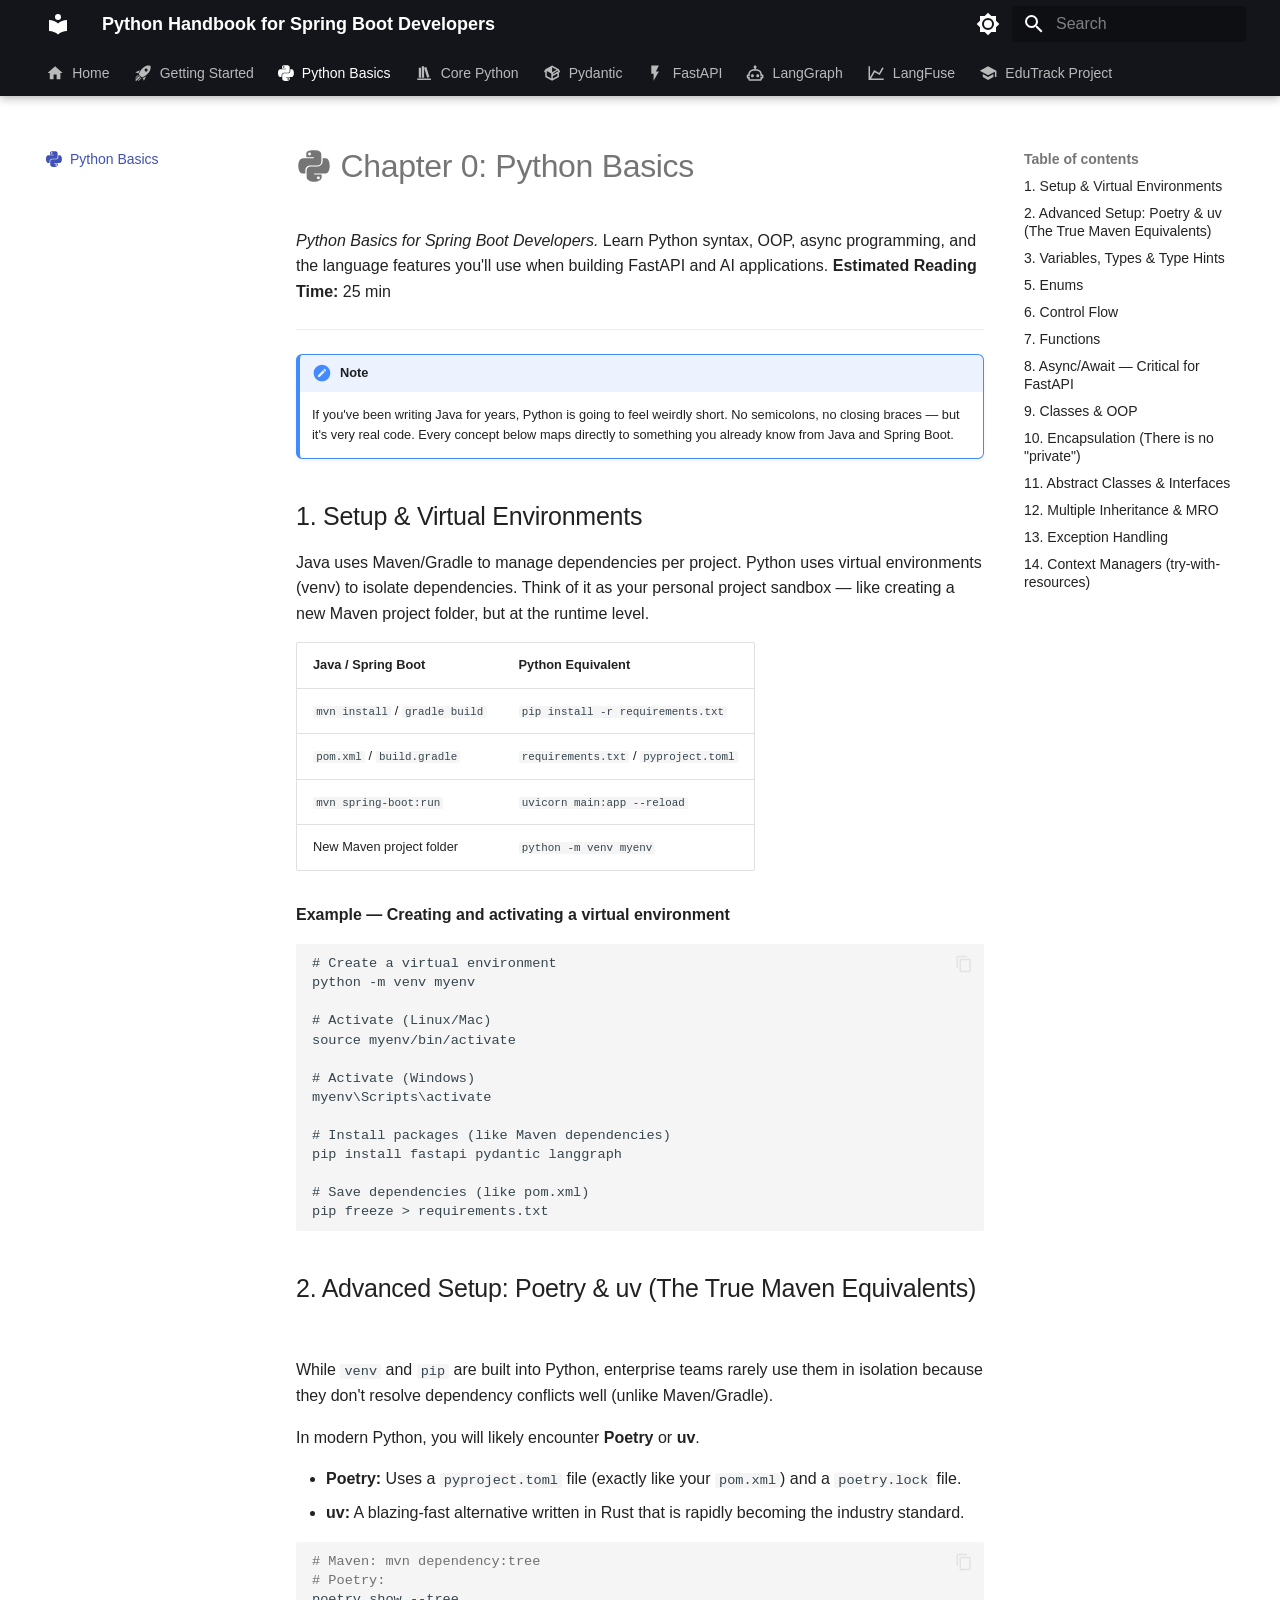
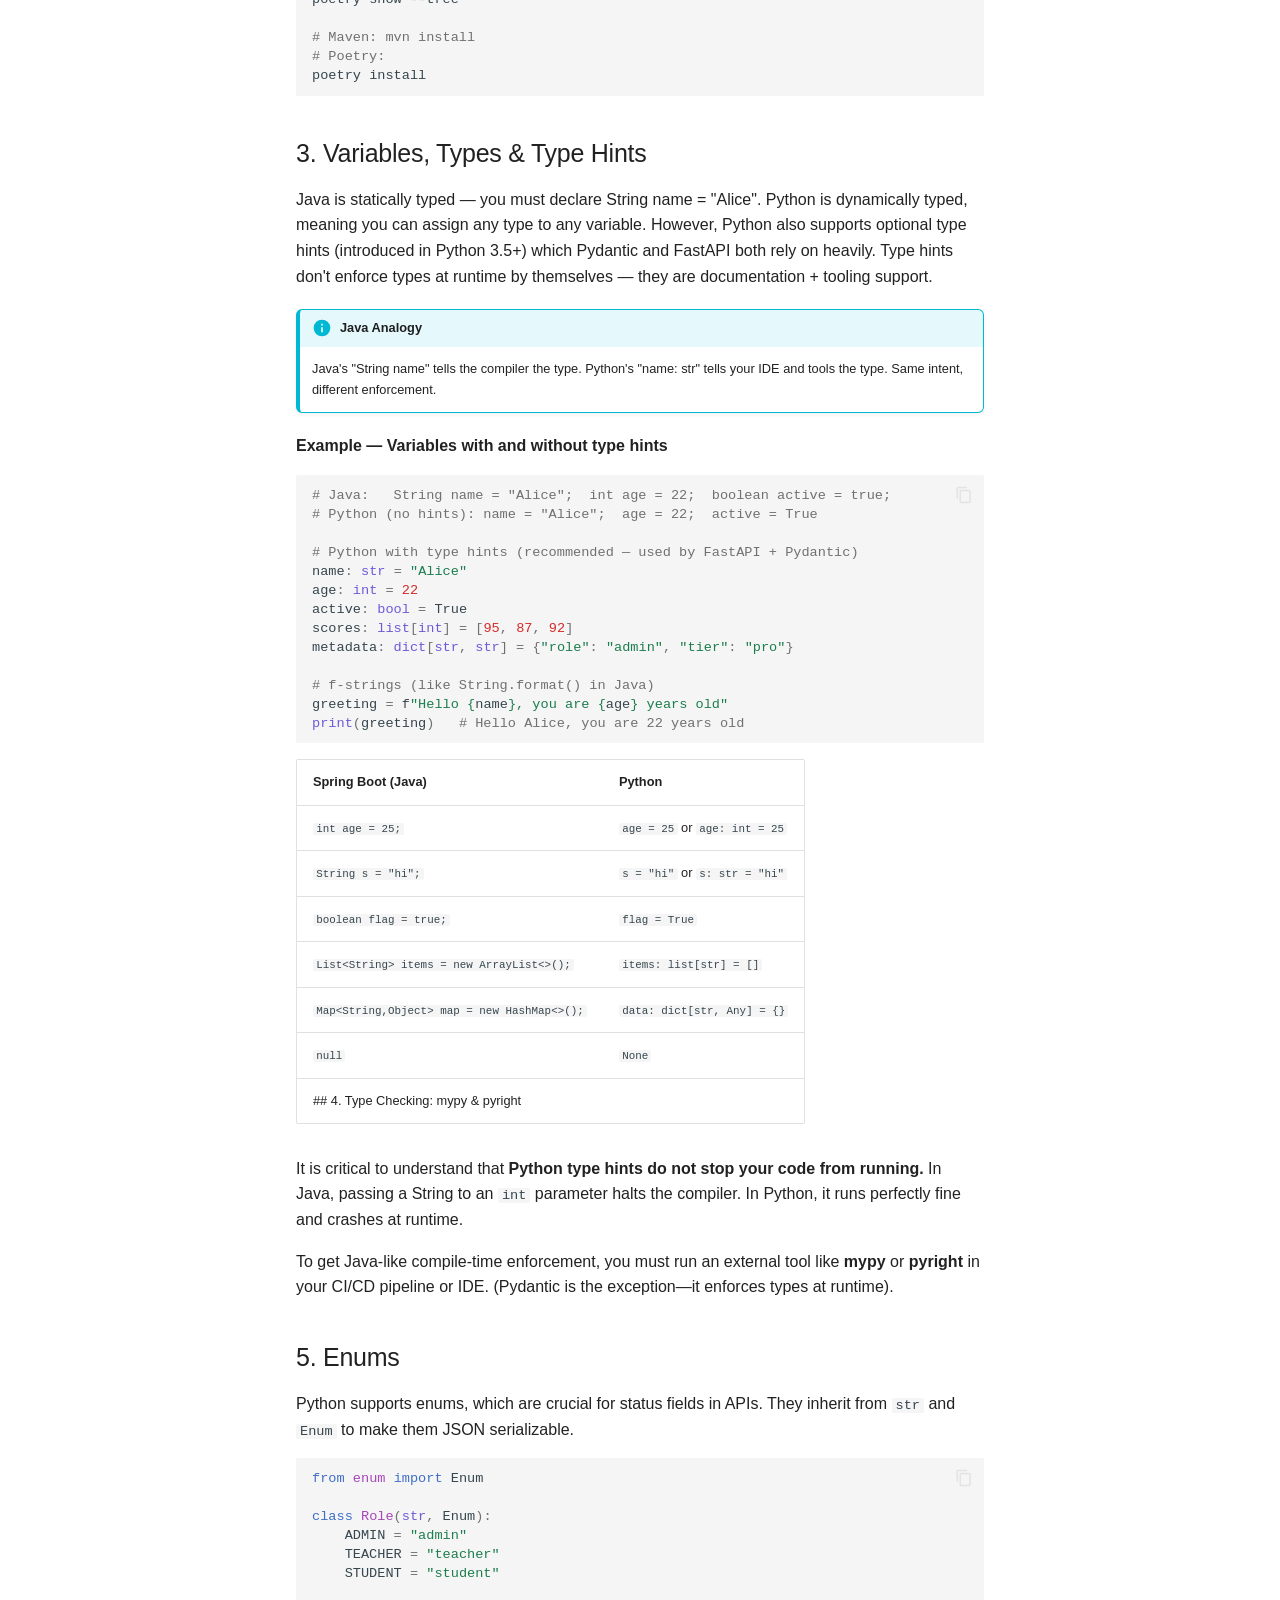
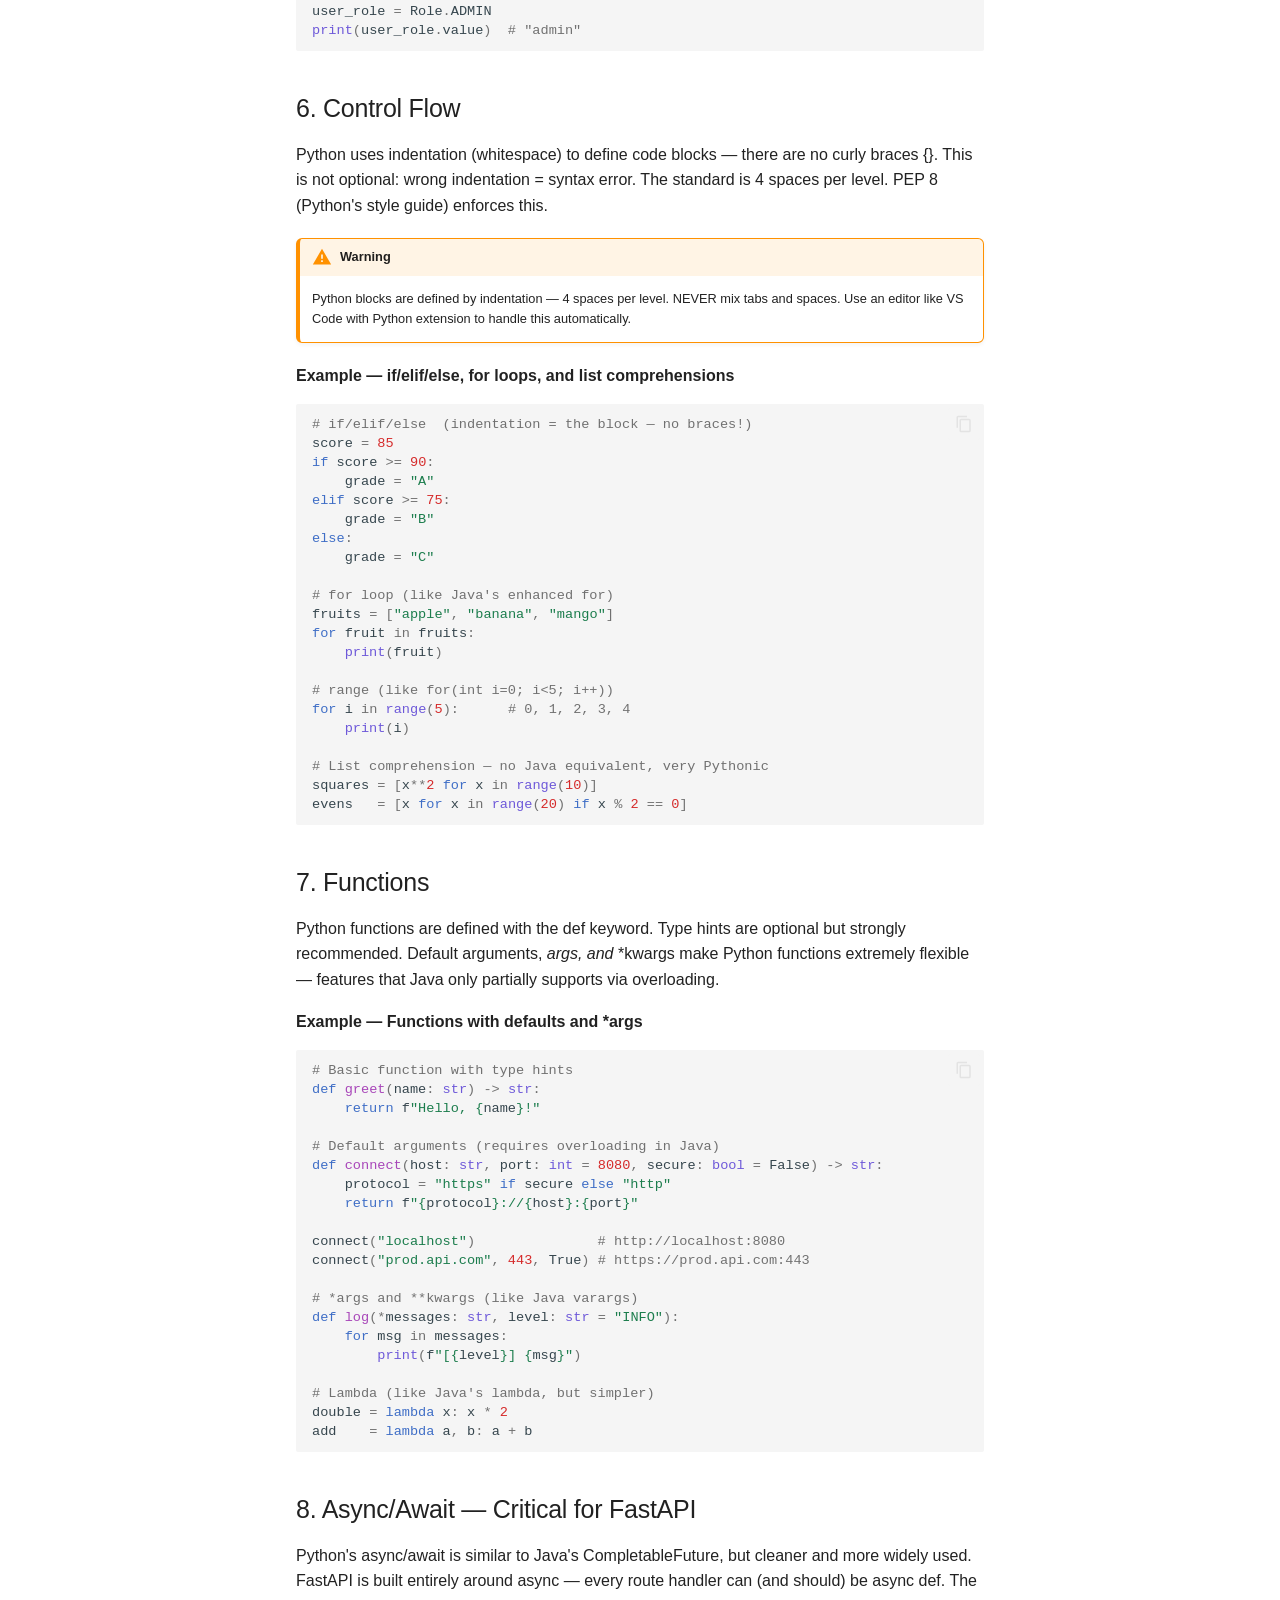
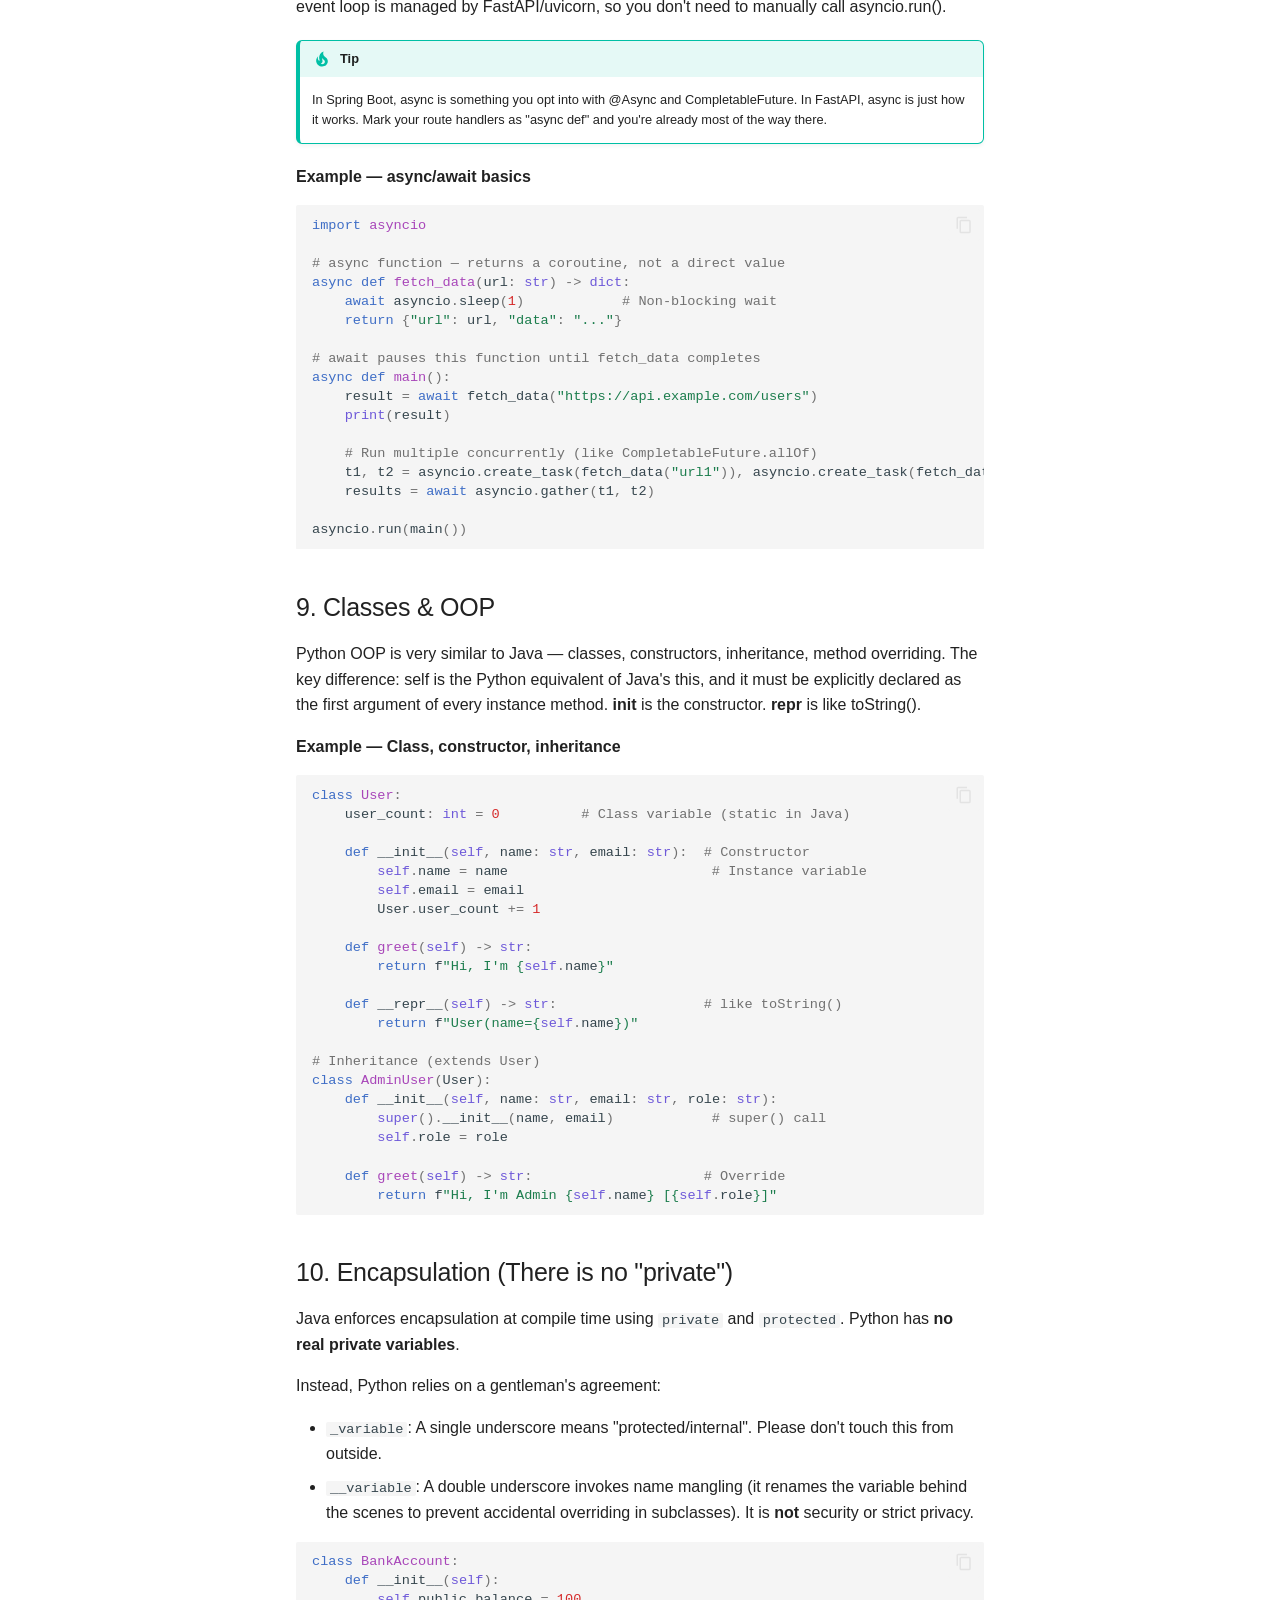
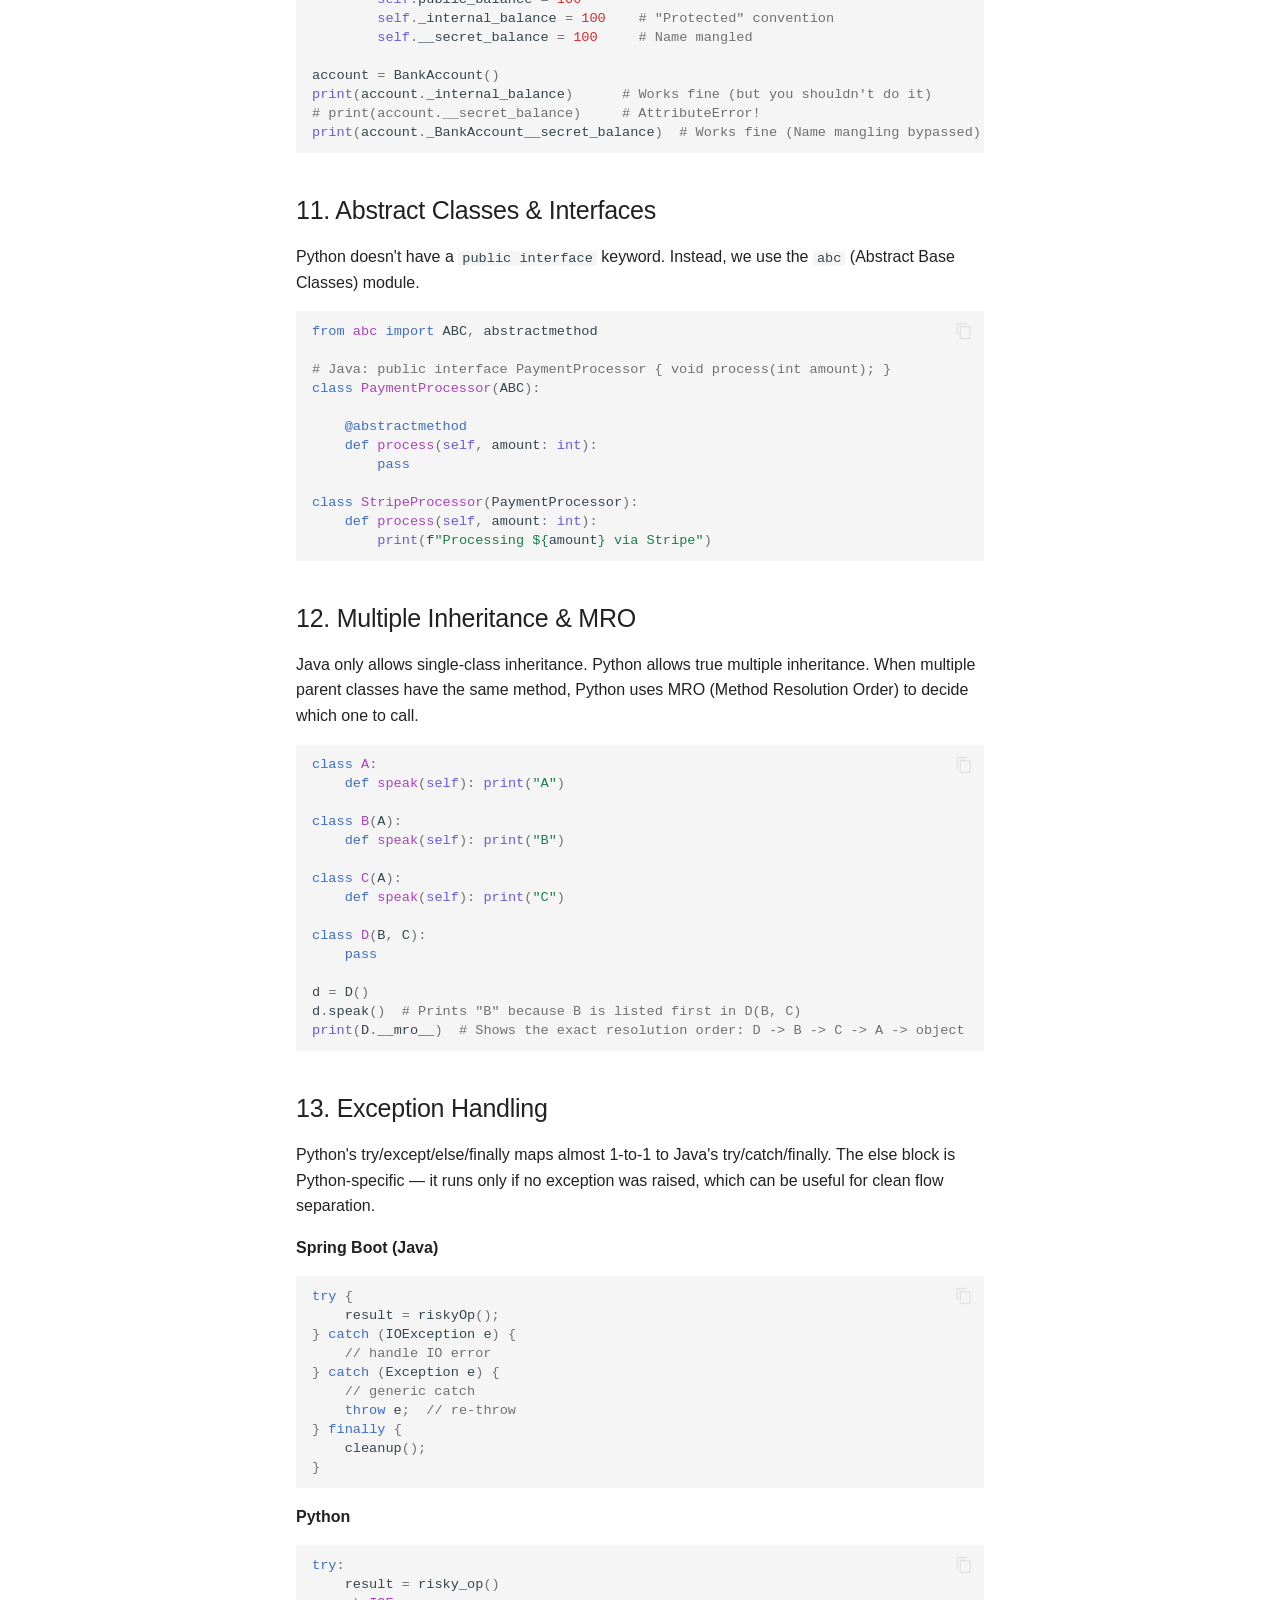
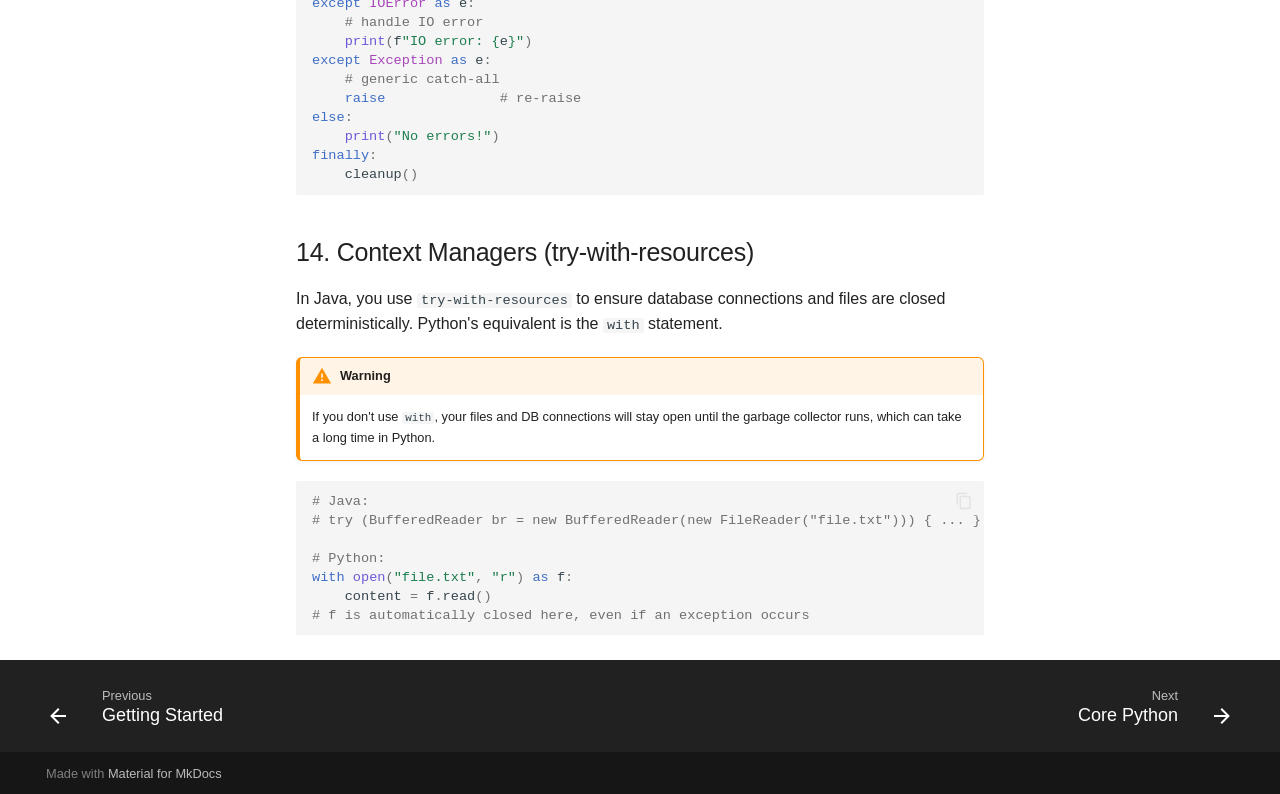
<file: chapter-0/index.html>
<!doctype html>
<html lang="en" class="no-js">
  <head>
    
      <meta charset="utf-8">
      <meta name="viewport" content="width=device-width,initial-scale=1">
      
        <meta name="description" content="Learn Python, FastAPI, Pydantic, LangGraph and LangFuse">
      
      
      
        <link rel="canonical" href="https://your-internal-link.accenture.com/chapter-0/">
      
      
        <link rel="prev" href="../getting-started/">
      
      
        <link rel="next" href="../chapter-1/">
      
      
        
      
      
      <link rel="icon" href="../assets/favicon.ico">
      <meta name="generator" content="mkdocs-1.6.1, mkdocs-material-9.7.6">
    
    
      
        <title>Python Basics - Python Handbook for Spring Boot Developers</title>
      
    
    
      <link rel="stylesheet" href="../assets/stylesheets/main.484c7ddc.min.css">
      
        
        <link rel="stylesheet" href="../assets/stylesheets/palette.ab4e12ef.min.css">
      
      


    
    
      
    
    
      
        
        
        <link rel="preconnect" href="https://fonts.gstatic.com" crossorigin>
        <link rel="stylesheet" href="https://fonts.googleapis.com/css?family=Roboto:300,300i,400,400i,700,700i%7CRoboto+Mono:400,400i,700,700i&display=fallback">
        <style>:root{--md-text-font:"Roboto";--md-code-font:"Roboto Mono"}</style>
      
    
    
      <link rel="stylesheet" href="../stylesheets/extra.css">
    
    <script>__md_scope=new URL("..",location),__md_hash=e=>[...e].reduce(((e,_)=>(e<<5)-e+_.charCodeAt(0)),0),__md_get=(e,_=localStorage,t=__md_scope)=>JSON.parse(_.getItem(t.pathname+"."+e)),__md_set=(e,_,t=localStorage,a=__md_scope)=>{try{t.setItem(a.pathname+"."+e,JSON.stringify(_))}catch(e){}}</script>
    
      

    
    
  </head>
  
  
    
    
      
    
    
    
    
    <body dir="ltr" data-md-color-scheme="default" data-md-color-primary="black" data-md-color-accent="deep-purple">
  
    
    <input class="md-toggle" data-md-toggle="drawer" type="checkbox" id="__drawer" autocomplete="off">
    <input class="md-toggle" data-md-toggle="search" type="checkbox" id="__search" autocomplete="off">
    <label class="md-overlay" for="__drawer"></label>
    <div data-md-component="skip">
      
        
        <a href="#chapter-0-python-basics" class="md-skip">
          Skip to content
        </a>
      
    </div>
    <div data-md-component="announce">
      
    </div>
    
    
      

  

<header class="md-header md-header--shadow md-header--lifted" data-md-component="header">
  <nav class="md-header__inner md-grid" aria-label="Header">
    <a href=".." title="Python Handbook for Spring Boot Developers" class="md-header__button md-logo" aria-label="Python Handbook for Spring Boot Developers" data-md-component="logo">
      
  
  <svg xmlns="http://www.w3.org/2000/svg" viewBox="0 0 24 24"><path d="M12 8a3 3 0 0 0 3-3 3 3 0 0 0-3-3 3 3 0 0 0-3 3 3 3 0 0 0 3 3m0 3.54C9.64 9.35 6.5 8 3 8v11c3.5 0 6.64 1.35 9 3.54 2.36-2.19 5.5-3.54 9-3.54V8c-3.5 0-6.64 1.35-9 3.54"/></svg>

    </a>
    <label class="md-header__button md-icon" for="__drawer">
      
      <svg xmlns="http://www.w3.org/2000/svg" viewBox="0 0 24 24"><path d="M3 6h18v2H3zm0 5h18v2H3zm0 5h18v2H3z"/></svg>
    </label>
    <div class="md-header__title" data-md-component="header-title">
      <div class="md-header__ellipsis">
        <div class="md-header__topic">
          <span class="md-ellipsis">
            Python Handbook for Spring Boot Developers
          </span>
        </div>
        <div class="md-header__topic" data-md-component="header-topic">
          <span class="md-ellipsis">
            
              Python Basics
            
          </span>
        </div>
      </div>
    </div>
    
      
        <form class="md-header__option" data-md-component="palette">
  
    
    
    
    <input class="md-option" data-md-color-media="(prefers-color-scheme: light)" data-md-color-scheme="default" data-md-color-primary="black" data-md-color-accent="deep-purple"  aria-label="Switch to dark mode"  type="radio" name="__palette" id="__palette_0">
    
      <label class="md-header__button md-icon" title="Switch to dark mode" for="__palette_1" hidden>
        <svg xmlns="http://www.w3.org/2000/svg" viewBox="0 0 24 24"><path d="M12 8a4 4 0 0 0-4 4 4 4 0 0 0 4 4 4 4 0 0 0 4-4 4 4 0 0 0-4-4m0 10a6 6 0 0 1-6-6 6 6 0 0 1 6-6 6 6 0 0 1 6 6 6 6 0 0 1-6 6m8-9.31V4h-4.69L12 .69 8.69 4H4v4.69L.69 12 4 15.31V20h4.69L12 23.31 15.31 20H20v-4.69L23.31 12z"/></svg>
      </label>
    
  
    
    
    
    <input class="md-option" data-md-color-media="(prefers-color-scheme: dark)" data-md-color-scheme="slate" data-md-color-primary="black" data-md-color-accent="purple"  aria-label="Switch to light mode"  type="radio" name="__palette" id="__palette_1">
    
      <label class="md-header__button md-icon" title="Switch to light mode" for="__palette_0" hidden>
        <svg xmlns="http://www.w3.org/2000/svg" viewBox="0 0 24 24"><path d="M12 18c-.89 0-1.74-.2-2.5-.55C11.56 16.5 13 14.42 13 12s-1.44-4.5-3.5-5.45C10.26 6.2 11.11 6 12 6a6 6 0 0 1 6 6 6 6 0 0 1-6 6m8-9.31V4h-4.69L12 .69 8.69 4H4v4.69L.69 12 4 15.31V20h4.69L12 23.31 15.31 20H20v-4.69L23.31 12z"/></svg>
      </label>
    
  
</form>
      
    
    
      <script>var palette=__md_get("__palette");if(palette&&palette.color){if("(prefers-color-scheme)"===palette.color.media){var media=matchMedia("(prefers-color-scheme: light)"),input=document.querySelector(media.matches?"[data-md-color-media='(prefers-color-scheme: light)']":"[data-md-color-media='(prefers-color-scheme: dark)']");palette.color.media=input.getAttribute("data-md-color-media"),palette.color.scheme=input.getAttribute("data-md-color-scheme"),palette.color.primary=input.getAttribute("data-md-color-primary"),palette.color.accent=input.getAttribute("data-md-color-accent")}for(var[key,value]of Object.entries(palette.color))document.body.setAttribute("data-md-color-"+key,value)}</script>
    
    
    
      
      
        <label class="md-header__button md-icon" for="__search">
          
          <svg xmlns="http://www.w3.org/2000/svg" viewBox="0 0 24 24"><path d="M9.5 3A6.5 6.5 0 0 1 16 9.5c0 1.61-.59 3.09-1.56 4.23l.27.27h.79l5 5-1.5 1.5-5-5v-.79l-.27-.27A6.52 6.52 0 0 1 9.5 16 6.5 6.5 0 0 1 3 9.5 6.5 6.5 0 0 1 9.5 3m0 2C7 5 5 7 5 9.5S7 14 9.5 14 14 12 14 9.5 12 5 9.5 5"/></svg>
        </label>
        <div class="md-search" data-md-component="search" role="dialog">
  <label class="md-search__overlay" for="__search"></label>
  <div class="md-search__inner" role="search">
    <form class="md-search__form" name="search">
      <input type="text" class="md-search__input" name="query" aria-label="Search" placeholder="Search" autocapitalize="off" autocorrect="off" autocomplete="off" spellcheck="false" data-md-component="search-query" required>
      <label class="md-search__icon md-icon" for="__search">
        
        <svg xmlns="http://www.w3.org/2000/svg" viewBox="0 0 24 24"><path d="M9.5 3A6.5 6.5 0 0 1 16 9.5c0 1.61-.59 3.09-1.56 4.23l.27.27h.79l5 5-1.5 1.5-5-5v-.79l-.27-.27A6.52 6.52 0 0 1 9.5 16 6.5 6.5 0 0 1 3 9.5 6.5 6.5 0 0 1 9.5 3m0 2C7 5 5 7 5 9.5S7 14 9.5 14 14 12 14 9.5 12 5 9.5 5"/></svg>
        
        <svg xmlns="http://www.w3.org/2000/svg" viewBox="0 0 24 24"><path d="M20 11v2H8l5.5 5.5-1.42 1.42L4.16 12l7.92-7.92L13.5 5.5 8 11z"/></svg>
      </label>
      <nav class="md-search__options" aria-label="Search">
        
        <button type="reset" class="md-search__icon md-icon" title="Clear" aria-label="Clear" tabindex="-1">
          
          <svg xmlns="http://www.w3.org/2000/svg" viewBox="0 0 24 24"><path d="M19 6.41 17.59 5 12 10.59 6.41 5 5 6.41 10.59 12 5 17.59 6.41 19 12 13.41 17.59 19 19 17.59 13.41 12z"/></svg>
        </button>
      </nav>
      
        <div class="md-search__suggest" data-md-component="search-suggest"></div>
      
    </form>
    <div class="md-search__output">
      <div class="md-search__scrollwrap" tabindex="0" data-md-scrollfix>
        <div class="md-search-result" data-md-component="search-result">
          <div class="md-search-result__meta">
            Initializing search
          </div>
          <ol class="md-search-result__list" role="presentation"></ol>
        </div>
      </div>
    </div>
  </div>
</div>
      
    
    
  </nav>
  
    
      
<nav class="md-tabs" aria-label="Tabs" data-md-component="tabs">
  <div class="md-grid">
    <ul class="md-tabs__list">
      
        
  
  
  
  
    <li class="md-tabs__item">
      <a href=".." class="md-tabs__link">
        
  
  
    
      <svg xmlns="http://www.w3.org/2000/svg" viewBox="0 0 24 24"><path d="M10 20v-6h4v6h5v-8h3L12 3 2 12h3v8z"/></svg>
    
  
  Home

      </a>
    </li>
  

      
        
  
  
  
  
    <li class="md-tabs__item">
      <a href="../getting-started/" class="md-tabs__link">
        
  
  
    
      <svg xmlns="http://www.w3.org/2000/svg" viewBox="0 0 24 24"><path d="m13.13 22.19-1.63-3.83c1.57-.58 3.04-1.36 4.4-2.27zM5.64 12.5l-3.83-1.63 6.1-2.77C7 9.46 6.22 10.93 5.64 12.5M21.61 2.39S16.66.269 11 5.93c-2.19 2.19-3.5 4.6-4.35 6.71-.28.75-.09 1.57.46 2.13l2.13 2.12c.55.56 1.37.74 2.12.46A19.1 19.1 0 0 0 18.07 13c5.66-5.66 3.54-10.61 3.54-10.61m-7.07 7.07c-.78-.78-.78-2.05 0-2.83s2.05-.78 2.83 0c.77.78.78 2.05 0 2.83s-2.05.78-2.83 0m-5.66 7.07-1.41-1.41zM6.24 22l3.64-3.64c-.34-.09-.67-.24-.97-.45L4.83 22zM2 22h1.41l4.77-4.76-1.42-1.41L2 20.59zm0-2.83 4.09-4.08c-.21-.3-.36-.62-.45-.97L2 17.76z"/></svg>
    
  
  Getting Started

      </a>
    </li>
  

      
        
  
  
  
    
  
  
    <li class="md-tabs__item md-tabs__item--active">
      <a href="./" class="md-tabs__link">
        
  
  
    
      <svg xmlns="http://www.w3.org/2000/svg" viewBox="0 0 448 512"><!--! Font Awesome Free 7.1.0 by @fontawesome - https://fontawesome.com License - https://fontawesome.com/license/free (Icons: CC BY 4.0, Fonts: SIL OFL 1.1, Code: MIT License) Copyright 2025 Fonticons, Inc.--><path d="M439.8 200.5c-7.7-30.9-22.3-54.2-53.4-54.2h-40.1v47.4c0 36.8-31.2 67.8-66.8 67.8H172.7c-29.2 0-53.4 25-53.4 54.3v101.8c0 29 25.2 46 53.4 54.3 33.8 9.9 66.3 11.7 106.8 0 26.9-7.8 53.4-23.5 53.4-54.3v-40.7H226.2v-13.6h160.2c31.1 0 42.6-21.7 53.4-54.2 11.2-33.5 10.7-65.7 0-108.6M286.2 444.7a20.4 20.4 0 1 1 0-40.7 20.4 20.4 0 1 1 0 40.7M167.8 248.1h106.8c29.7 0 53.4-24.5 53.4-54.3V91.9c0-29-24.4-50.7-53.4-55.6-35.8-5.9-74.7-5.6-106.8.1-45.2 8-53.4 24.7-53.4 55.6v40.7h106.9v13.6h-147c-31.1 0-58.3 18.7-66.8 54.2-9.8 40.7-10.2 66.1 0 108.6 7.6 31.6 25.7 54.2 56.8 54.2H101v-48.8c0-35.3 30.5-66.4 66.8-66.4m-6.6-183.4a20.4 20.4 0 1 1 0 40.8 20.4 20.4 0 1 1 0-40.8"/></svg>
    
  
  Python Basics

      </a>
    </li>
  

      
        
  
  
  
  
    <li class="md-tabs__item">
      <a href="../chapter-1/" class="md-tabs__link">
        
  
  
    
      <svg xmlns="http://www.w3.org/2000/svg" viewBox="0 0 24 24"><path d="M9 3v15h3V3zm3 2 4 13 3-1-4-13zM5 5v13h3V5zM3 19v2h18v-2z"/></svg>
    
  
  Core Python

      </a>
    </li>
  

      
        
  
  
  
  
    <li class="md-tabs__item">
      <a href="../chapter-2/" class="md-tabs__link">
        
  
  
    
      <svg xmlns="http://www.w3.org/2000/svg" viewBox="0 0 24 24"><path d="M2 10.96a.985.985 0 0 1-.37-1.37L3.13 7c.11-.2.28-.34.47-.42l7.83-4.4c.16-.12.36-.18.57-.18s.41.06.57.18l7.9 4.44c.19.1.35.26.44.46l1.45 2.52c.28.48.11 1.09-.36 1.36l-1 .58v4.96c0 .38-.21.71-.53.88l-7.9 4.44c-.16.12-.36.18-.57.18s-.41-.06-.57-.18l-7.9-4.44A.99.99 0 0 1 3 16.5v-5.54c-.3.17-.68.18-1 0m10-6.81v6.7l5.96-3.35zM5 15.91l6 3.38v-6.71L5 9.21zm14 0v-3.22l-5 2.9c-.33.18-.7.17-1 .01v3.69zm-5.15-2.55 6.28-3.63-.58-1.01-6.28 3.63z"/></svg>
    
  
  Pydantic

      </a>
    </li>
  

      
        
  
  
  
  
    <li class="md-tabs__item">
      <a href="../chapter-3/" class="md-tabs__link">
        
  
  
    
      <svg xmlns="http://www.w3.org/2000/svg" viewBox="0 0 24 24"><path d="M7 2v11h3v9l7-12h-4l4-8z"/></svg>
    
  
  FastAPI

      </a>
    </li>
  

      
        
  
  
  
  
    <li class="md-tabs__item">
      <a href="../chapter-4/" class="md-tabs__link">
        
  
  
    
      <svg xmlns="http://www.w3.org/2000/svg" viewBox="0 0 24 24"><path d="M17.5 15.5c0 1.11-.89 2-2 2s-2-.89-2-2 .9-2 2-2 2 .9 2 2m-9-2c-1.1 0-2 .9-2 2s.9 2 2 2 2-.89 2-2-.89-2-2-2M23 15v3c0 .55-.45 1-1 1h-1v1c0 1.11-.89 2-2 2H5a2 2 0 0 1-2-2v-1H2c-.55 0-1-.45-1-1v-3c0-.55.45-1 1-1h1c0-3.87 3.13-7 7-7h1V5.73c-.6-.34-1-.99-1-1.73 0-1.1.9-2 2-2s2 .9 2 2c0 .74-.4 1.39-1 1.73V7h1c3.87 0 7 3.13 7 7h1c.55 0 1 .45 1 1m-2 1h-2v-2c0-2.76-2.24-5-5-5h-4c-2.76 0-5 2.24-5 5v2H3v1h2v3h14v-3h2z"/></svg>
    
  
  LangGraph

      </a>
    </li>
  

      
        
  
  
  
  
    <li class="md-tabs__item">
      <a href="../chapter-5/" class="md-tabs__link">
        
  
  
    
      <svg xmlns="http://www.w3.org/2000/svg" viewBox="0 0 24 24"><path d="m16 11.78 4.24-7.33 1.73 1-5.23 9.05-6.51-3.75L5.46 19H22v2H2V3h2v14.54L9.5 8z"/></svg>
    
  
  LangFuse

      </a>
    </li>
  

      
        
  
  
  
  
    <li class="md-tabs__item">
      <a href="../chapter-6/" class="md-tabs__link">
        
  
  
    
      <svg xmlns="http://www.w3.org/2000/svg" viewBox="0 0 24 24"><path d="M12 3 1 9l11 6 9-4.91V17h2V9M5 13.18v4L12 21l7-3.82v-4L12 17z"/></svg>
    
  
  EduTrack Project

      </a>
    </li>
  

      
    </ul>
  </div>
</nav>
    
  
</header>
    
    <div class="md-container" data-md-component="container">
      
      
        
      
      <main class="md-main" data-md-component="main">
        <div class="md-main__inner md-grid">
          
            
              
              <div class="md-sidebar md-sidebar--primary" data-md-component="sidebar" data-md-type="navigation" >
                <div class="md-sidebar__scrollwrap">
                  <div class="md-sidebar__inner">
                    


  


<nav class="md-nav md-nav--primary md-nav--lifted" aria-label="Navigation" data-md-level="0">
  <label class="md-nav__title" for="__drawer">
    <a href=".." title="Python Handbook for Spring Boot Developers" class="md-nav__button md-logo" aria-label="Python Handbook for Spring Boot Developers" data-md-component="logo">
      
  
  <svg xmlns="http://www.w3.org/2000/svg" viewBox="0 0 24 24"><path d="M12 8a3 3 0 0 0 3-3 3 3 0 0 0-3-3 3 3 0 0 0-3 3 3 3 0 0 0 3 3m0 3.54C9.64 9.35 6.5 8 3 8v11c3.5 0 6.64 1.35 9 3.54 2.36-2.19 5.5-3.54 9-3.54V8c-3.5 0-6.64 1.35-9 3.54"/></svg>

    </a>
    Python Handbook for Spring Boot Developers
  </label>
  
  <ul class="md-nav__list" data-md-scrollfix>
    
      
      
  
  
  
  
    <li class="md-nav__item">
      <a href=".." class="md-nav__link">
        
  
  
    <svg xmlns="http://www.w3.org/2000/svg" viewBox="0 0 24 24"><path d="M10 20v-6h4v6h5v-8h3L12 3 2 12h3v8z"/></svg>
  
  <span class="md-ellipsis">
    
  
    Home
  

    
  </span>
  
  

      </a>
    </li>
  

    
      
      
  
  
  
  
    <li class="md-nav__item">
      <a href="../getting-started/" class="md-nav__link">
        
  
  
    <svg xmlns="http://www.w3.org/2000/svg" viewBox="0 0 24 24"><path d="m13.13 22.19-1.63-3.83c1.57-.58 3.04-1.36 4.4-2.27zM5.64 12.5l-3.83-1.63 6.1-2.77C7 9.46 6.22 10.93 5.64 12.5M21.61 2.39S16.66.269 11 5.93c-2.19 2.19-3.5 4.6-4.35 6.71-.28.75-.09 1.57.46 2.13l2.13 2.12c.55.56 1.37.74 2.12.46A19.1 19.1 0 0 0 18.07 13c5.66-5.66 3.54-10.61 3.54-10.61m-7.07 7.07c-.78-.78-.78-2.05 0-2.83s2.05-.78 2.83 0c.77.78.78 2.05 0 2.83s-2.05.78-2.83 0m-5.66 7.07-1.41-1.41zM6.24 22l3.64-3.64c-.34-.09-.67-.24-.97-.45L4.83 22zM2 22h1.41l4.77-4.76-1.42-1.41L2 20.59zm0-2.83 4.09-4.08c-.21-.3-.36-.62-.45-.97L2 17.76z"/></svg>
  
  <span class="md-ellipsis">
    
  
    Getting Started
  

    
  </span>
  
  

      </a>
    </li>
  

    
      
      
  
  
    
  
  
  
    <li class="md-nav__item md-nav__item--active">
      
      <input class="md-nav__toggle md-toggle" type="checkbox" id="__toc">
      
      
        
      
      
        <label class="md-nav__link md-nav__link--active" for="__toc">
          
  
  
    <svg xmlns="http://www.w3.org/2000/svg" viewBox="0 0 448 512"><!--! Font Awesome Free 7.1.0 by @fontawesome - https://fontawesome.com License - https://fontawesome.com/license/free (Icons: CC BY 4.0, Fonts: SIL OFL 1.1, Code: MIT License) Copyright 2025 Fonticons, Inc.--><path d="M439.8 200.5c-7.7-30.9-22.3-54.2-53.4-54.2h-40.1v47.4c0 36.8-31.2 67.8-66.8 67.8H172.7c-29.2 0-53.4 25-53.4 54.3v101.8c0 29 25.2 46 53.4 54.3 33.8 9.9 66.3 11.7 106.8 0 26.9-7.8 53.4-23.5 53.4-54.3v-40.7H226.2v-13.6h160.2c31.1 0 42.6-21.7 53.4-54.2 11.2-33.5 10.7-65.7 0-108.6M286.2 444.7a20.4 20.4 0 1 1 0-40.7 20.4 20.4 0 1 1 0 40.7M167.8 248.1h106.8c29.7 0 53.4-24.5 53.4-54.3V91.9c0-29-24.4-50.7-53.4-55.6-35.8-5.9-74.7-5.6-106.8.1-45.2 8-53.4 24.7-53.4 55.6v40.7h106.9v13.6h-147c-31.1 0-58.3 18.7-66.8 54.2-9.8 40.7-10.2 66.1 0 108.6 7.6 31.6 25.7 54.2 56.8 54.2H101v-48.8c0-35.3 30.5-66.4 66.8-66.4m-6.6-183.4a20.4 20.4 0 1 1 0 40.8 20.4 20.4 0 1 1 0-40.8"/></svg>
  
  <span class="md-ellipsis">
    
  
    Python Basics
  

    
  </span>
  
  

          <span class="md-nav__icon md-icon"></span>
        </label>
      
      <a href="./" class="md-nav__link md-nav__link--active">
        
  
  
    <svg xmlns="http://www.w3.org/2000/svg" viewBox="0 0 448 512"><!--! Font Awesome Free 7.1.0 by @fontawesome - https://fontawesome.com License - https://fontawesome.com/license/free (Icons: CC BY 4.0, Fonts: SIL OFL 1.1, Code: MIT License) Copyright 2025 Fonticons, Inc.--><path d="M439.8 200.5c-7.7-30.9-22.3-54.2-53.4-54.2h-40.1v47.4c0 36.8-31.2 67.8-66.8 67.8H172.7c-29.2 0-53.4 25-53.4 54.3v101.8c0 29 25.2 46 53.4 54.3 33.8 9.9 66.3 11.7 106.8 0 26.9-7.8 53.4-23.5 53.4-54.3v-40.7H226.2v-13.6h160.2c31.1 0 42.6-21.7 53.4-54.2 11.2-33.5 10.7-65.7 0-108.6M286.2 444.7a20.4 20.4 0 1 1 0-40.7 20.4 20.4 0 1 1 0 40.7M167.8 248.1h106.8c29.7 0 53.4-24.5 53.4-54.3V91.9c0-29-24.4-50.7-53.4-55.6-35.8-5.9-74.7-5.6-106.8.1-45.2 8-53.4 24.7-53.4 55.6v40.7h106.9v13.6h-147c-31.1 0-58.3 18.7-66.8 54.2-9.8 40.7-10.2 66.1 0 108.6 7.6 31.6 25.7 54.2 56.8 54.2H101v-48.8c0-35.3 30.5-66.4 66.8-66.4m-6.6-183.4a20.4 20.4 0 1 1 0 40.8 20.4 20.4 0 1 1 0-40.8"/></svg>
  
  <span class="md-ellipsis">
    
  
    Python Basics
  

    
  </span>
  
  

      </a>
      
        

<nav class="md-nav md-nav--secondary" aria-label="Table of contents">
  
  
  
    
  
  
    <label class="md-nav__title" for="__toc">
      <span class="md-nav__icon md-icon"></span>
      Table of contents
    </label>
    <ul class="md-nav__list" data-md-component="toc" data-md-scrollfix>
      
        <li class="md-nav__item">
  <a href="#1-setup-virtual-environments" class="md-nav__link">
    <span class="md-ellipsis">
      
        1. Setup &amp; Virtual Environments
      
    </span>
  </a>
  
</li>
      
        <li class="md-nav__item">
  <a href="#2-advanced-setup-poetry-uv-the-true-maven-equivalents" class="md-nav__link">
    <span class="md-ellipsis">
      
        2. Advanced Setup: Poetry &amp; uv (The True Maven Equivalents)
      
    </span>
  </a>
  
</li>
      
        <li class="md-nav__item">
  <a href="#3-variables-types-type-hints" class="md-nav__link">
    <span class="md-ellipsis">
      
        3. Variables, Types &amp; Type Hints
      
    </span>
  </a>
  
</li>
      
        <li class="md-nav__item">
  <a href="#5-enums" class="md-nav__link">
    <span class="md-ellipsis">
      
        5. Enums
      
    </span>
  </a>
  
</li>
      
        <li class="md-nav__item">
  <a href="#6-control-flow" class="md-nav__link">
    <span class="md-ellipsis">
      
        6. Control Flow
      
    </span>
  </a>
  
</li>
      
        <li class="md-nav__item">
  <a href="#7-functions" class="md-nav__link">
    <span class="md-ellipsis">
      
        7. Functions
      
    </span>
  </a>
  
</li>
      
        <li class="md-nav__item">
  <a href="#8-asyncawait-critical-for-fastapi" class="md-nav__link">
    <span class="md-ellipsis">
      
        8. Async/Await — Critical for FastAPI
      
    </span>
  </a>
  
</li>
      
        <li class="md-nav__item">
  <a href="#9-classes-oop" class="md-nav__link">
    <span class="md-ellipsis">
      
        9. Classes &amp; OOP
      
    </span>
  </a>
  
</li>
      
        <li class="md-nav__item">
  <a href="#10-encapsulation-there-is-no-private" class="md-nav__link">
    <span class="md-ellipsis">
      
        10. Encapsulation (There is no "private")
      
    </span>
  </a>
  
</li>
      
        <li class="md-nav__item">
  <a href="#11-abstract-classes-interfaces" class="md-nav__link">
    <span class="md-ellipsis">
      
        11. Abstract Classes &amp; Interfaces
      
    </span>
  </a>
  
</li>
      
        <li class="md-nav__item">
  <a href="#12-multiple-inheritance-mro" class="md-nav__link">
    <span class="md-ellipsis">
      
        12. Multiple Inheritance &amp; MRO
      
    </span>
  </a>
  
</li>
      
        <li class="md-nav__item">
  <a href="#13-exception-handling" class="md-nav__link">
    <span class="md-ellipsis">
      
        13. Exception Handling
      
    </span>
  </a>
  
</li>
      
        <li class="md-nav__item">
  <a href="#14-context-managers-try-with-resources" class="md-nav__link">
    <span class="md-ellipsis">
      
        14. Context Managers (try-with-resources)
      
    </span>
  </a>
  
</li>
      
    </ul>
  
</nav>
      
    </li>
  

    
      
      
  
  
  
  
    <li class="md-nav__item">
      <a href="../chapter-1/" class="md-nav__link">
        
  
  
    <svg xmlns="http://www.w3.org/2000/svg" viewBox="0 0 24 24"><path d="M9 3v15h3V3zm3 2 4 13 3-1-4-13zM5 5v13h3V5zM3 19v2h18v-2z"/></svg>
  
  <span class="md-ellipsis">
    
  
    Core Python
  

    
  </span>
  
  

      </a>
    </li>
  

    
      
      
  
  
  
  
    <li class="md-nav__item">
      <a href="../chapter-2/" class="md-nav__link">
        
  
  
    <svg xmlns="http://www.w3.org/2000/svg" viewBox="0 0 24 24"><path d="M2 10.96a.985.985 0 0 1-.37-1.37L3.13 7c.11-.2.28-.34.47-.42l7.83-4.4c.16-.12.36-.18.57-.18s.41.06.57.18l7.9 4.44c.19.1.35.26.44.46l1.45 2.52c.28.48.11 1.09-.36 1.36l-1 .58v4.96c0 .38-.21.71-.53.88l-7.9 4.44c-.16.12-.36.18-.57.18s-.41-.06-.57-.18l-7.9-4.44A.99.99 0 0 1 3 16.5v-5.54c-.3.17-.68.18-1 0m10-6.81v6.7l5.96-3.35zM5 15.91l6 3.38v-6.71L5 9.21zm14 0v-3.22l-5 2.9c-.33.18-.7.17-1 .01v3.69zm-5.15-2.55 6.28-3.63-.58-1.01-6.28 3.63z"/></svg>
  
  <span class="md-ellipsis">
    
  
    Pydantic
  

    
  </span>
  
  

      </a>
    </li>
  

    
      
      
  
  
  
  
    <li class="md-nav__item">
      <a href="../chapter-3/" class="md-nav__link">
        
  
  
    <svg xmlns="http://www.w3.org/2000/svg" viewBox="0 0 24 24"><path d="M7 2v11h3v9l7-12h-4l4-8z"/></svg>
  
  <span class="md-ellipsis">
    
  
    FastAPI
  

    
  </span>
  
  

      </a>
    </li>
  

    
      
      
  
  
  
  
    <li class="md-nav__item">
      <a href="../chapter-4/" class="md-nav__link">
        
  
  
    <svg xmlns="http://www.w3.org/2000/svg" viewBox="0 0 24 24"><path d="M17.5 15.5c0 1.11-.89 2-2 2s-2-.89-2-2 .9-2 2-2 2 .9 2 2m-9-2c-1.1 0-2 .9-2 2s.9 2 2 2 2-.89 2-2-.89-2-2-2M23 15v3c0 .55-.45 1-1 1h-1v1c0 1.11-.89 2-2 2H5a2 2 0 0 1-2-2v-1H2c-.55 0-1-.45-1-1v-3c0-.55.45-1 1-1h1c0-3.87 3.13-7 7-7h1V5.73c-.6-.34-1-.99-1-1.73 0-1.1.9-2 2-2s2 .9 2 2c0 .74-.4 1.39-1 1.73V7h1c3.87 0 7 3.13 7 7h1c.55 0 1 .45 1 1m-2 1h-2v-2c0-2.76-2.24-5-5-5h-4c-2.76 0-5 2.24-5 5v2H3v1h2v3h14v-3h2z"/></svg>
  
  <span class="md-ellipsis">
    
  
    LangGraph
  

    
  </span>
  
  

      </a>
    </li>
  

    
      
      
  
  
  
  
    <li class="md-nav__item">
      <a href="../chapter-5/" class="md-nav__link">
        
  
  
    <svg xmlns="http://www.w3.org/2000/svg" viewBox="0 0 24 24"><path d="m16 11.78 4.24-7.33 1.73 1-5.23 9.05-6.51-3.75L5.46 19H22v2H2V3h2v14.54L9.5 8z"/></svg>
  
  <span class="md-ellipsis">
    
  
    LangFuse
  

    
  </span>
  
  

      </a>
    </li>
  

    
      
      
  
  
  
  
    <li class="md-nav__item">
      <a href="../chapter-6/" class="md-nav__link">
        
  
  
    <svg xmlns="http://www.w3.org/2000/svg" viewBox="0 0 24 24"><path d="M12 3 1 9l11 6 9-4.91V17h2V9M5 13.18v4L12 21l7-3.82v-4L12 17z"/></svg>
  
  <span class="md-ellipsis">
    
  
    EduTrack Project
  

    
  </span>
  
  

      </a>
    </li>
  

    
  </ul>
</nav>
                  </div>
                </div>
              </div>
            
            
              
              <div class="md-sidebar md-sidebar--secondary" data-md-component="sidebar" data-md-type="toc" >
                <div class="md-sidebar__scrollwrap">
                  <div class="md-sidebar__inner">
                    

<nav class="md-nav md-nav--secondary" aria-label="Table of contents">
  
  
  
    
  
  
    <label class="md-nav__title" for="__toc">
      <span class="md-nav__icon md-icon"></span>
      Table of contents
    </label>
    <ul class="md-nav__list" data-md-component="toc" data-md-scrollfix>
      
        <li class="md-nav__item">
  <a href="#1-setup-virtual-environments" class="md-nav__link">
    <span class="md-ellipsis">
      
        1. Setup &amp; Virtual Environments
      
    </span>
  </a>
  
</li>
      
        <li class="md-nav__item">
  <a href="#2-advanced-setup-poetry-uv-the-true-maven-equivalents" class="md-nav__link">
    <span class="md-ellipsis">
      
        2. Advanced Setup: Poetry &amp; uv (The True Maven Equivalents)
      
    </span>
  </a>
  
</li>
      
        <li class="md-nav__item">
  <a href="#3-variables-types-type-hints" class="md-nav__link">
    <span class="md-ellipsis">
      
        3. Variables, Types &amp; Type Hints
      
    </span>
  </a>
  
</li>
      
        <li class="md-nav__item">
  <a href="#5-enums" class="md-nav__link">
    <span class="md-ellipsis">
      
        5. Enums
      
    </span>
  </a>
  
</li>
      
        <li class="md-nav__item">
  <a href="#6-control-flow" class="md-nav__link">
    <span class="md-ellipsis">
      
        6. Control Flow
      
    </span>
  </a>
  
</li>
      
        <li class="md-nav__item">
  <a href="#7-functions" class="md-nav__link">
    <span class="md-ellipsis">
      
        7. Functions
      
    </span>
  </a>
  
</li>
      
        <li class="md-nav__item">
  <a href="#8-asyncawait-critical-for-fastapi" class="md-nav__link">
    <span class="md-ellipsis">
      
        8. Async/Await — Critical for FastAPI
      
    </span>
  </a>
  
</li>
      
        <li class="md-nav__item">
  <a href="#9-classes-oop" class="md-nav__link">
    <span class="md-ellipsis">
      
        9. Classes &amp; OOP
      
    </span>
  </a>
  
</li>
      
        <li class="md-nav__item">
  <a href="#10-encapsulation-there-is-no-private" class="md-nav__link">
    <span class="md-ellipsis">
      
        10. Encapsulation (There is no "private")
      
    </span>
  </a>
  
</li>
      
        <li class="md-nav__item">
  <a href="#11-abstract-classes-interfaces" class="md-nav__link">
    <span class="md-ellipsis">
      
        11. Abstract Classes &amp; Interfaces
      
    </span>
  </a>
  
</li>
      
        <li class="md-nav__item">
  <a href="#12-multiple-inheritance-mro" class="md-nav__link">
    <span class="md-ellipsis">
      
        12. Multiple Inheritance &amp; MRO
      
    </span>
  </a>
  
</li>
      
        <li class="md-nav__item">
  <a href="#13-exception-handling" class="md-nav__link">
    <span class="md-ellipsis">
      
        13. Exception Handling
      
    </span>
  </a>
  
</li>
      
        <li class="md-nav__item">
  <a href="#14-context-managers-try-with-resources" class="md-nav__link">
    <span class="md-ellipsis">
      
        14. Context Managers (try-with-resources)
      
    </span>
  </a>
  
</li>
      
    </ul>
  
</nav>
                  </div>
                </div>
              </div>
            
          
          
            <div class="md-content" data-md-component="content">
              
              <article class="md-content__inner md-typeset">
                
                  



<h1 id="chapter-0-python-basics"><span class="twemoji"><svg xmlns="http://www.w3.org/2000/svg" viewBox="0 0 448 512"><!--! Font Awesome Free 7.1.0 by @fontawesome - https://fontawesome.com License - https://fontawesome.com/license/free (Icons: CC BY 4.0, Fonts: SIL OFL 1.1, Code: MIT License) Copyright 2025 Fonticons, Inc.--><path d="M439.8 200.5c-7.7-30.9-22.3-54.2-53.4-54.2h-40.1v47.4c0 36.8-31.2 67.8-66.8 67.8H172.7c-29.2 0-53.4 25-53.4 54.3v101.8c0 29 25.2 46 53.4 54.3 33.8 9.9 66.3 11.7 106.8 0 26.9-7.8 53.4-23.5 53.4-54.3v-40.7H226.2v-13.6h160.2c31.1 0 42.6-21.7 53.4-54.2 11.2-33.5 10.7-65.7 0-108.6M286.2 444.7a20.4 20.4 0 1 1 0-40.7 20.4 20.4 0 1 1 0 40.7M167.8 248.1h106.8c29.7 0 53.4-24.5 53.4-54.3V91.9c0-29-24.4-50.7-53.4-55.6-35.8-5.9-74.7-5.6-106.8.1-45.2 8-53.4 24.7-53.4 55.6v40.7h106.9v13.6h-147c-31.1 0-58.3 18.7-66.8 54.2-9.8 40.7-10.2 66.1 0 108.6 7.6 31.6 25.7 54.2 56.8 54.2H101v-48.8c0-35.3 30.5-66.4 66.8-66.4m-6.6-183.4a20.4 20.4 0 1 1 0 40.8 20.4 20.4 0 1 1 0-40.8"/></svg></span> Chapter 0: Python Basics<a class="headerlink" href="#chapter-0-python-basics" title="Permanent link">&para;</a></h1>
<p><em>Python Basics for Spring Boot Developers.</em>
Learn Python syntax, OOP, async programming, and the language features you'll use when building FastAPI and AI applications.
<strong>Estimated Reading Time:</strong> 25 min</p>
<hr />
<div class="admonition note">
<p class="admonition-title">Note</p>
<p>If you've been writing Java for years, Python is going to feel weirdly short. No semicolons, no closing braces — but it's very real code. Every concept below maps directly to something you already know from Java and Spring Boot.</p>
</div>
<h2 id="1-setup-virtual-environments">1. Setup &amp; Virtual Environments<a class="headerlink" href="#1-setup-virtual-environments" title="Permanent link">&para;</a></h2>
<p>Java uses Maven/Gradle to manage dependencies per project. Python uses virtual environments (venv) to isolate dependencies. Think of it as your personal project sandbox — like creating a new Maven project folder, but at the runtime level.</p>
<table>
<thead>
<tr>
<th>Java / Spring Boot</th>
<th>Python Equivalent</th>
</tr>
</thead>
<tbody>
<tr>
<td><code>mvn install</code> / <code>gradle build</code></td>
<td><code>pip install -r requirements.txt</code></td>
</tr>
<tr>
<td><code>pom.xml</code> / <code>build.gradle</code></td>
<td><code>requirements.txt</code> / <code>pyproject.toml</code></td>
</tr>
<tr>
<td><code>mvn spring-boot:run</code></td>
<td><code>uvicorn main:app --reload</code></td>
</tr>
<tr>
<td>New Maven project folder</td>
<td><code>python -m venv myenv</code></td>
</tr>
</tbody>
</table>
<p><strong>Example — Creating and activating a virtual environment</strong></p>
<div class="language-text highlight"><pre><span></span><code><span id="__span-0-1"><a id="__codelineno-0-1" name="__codelineno-0-1" href="#__codelineno-0-1"></a># Create a virtual environment
</span><span id="__span-0-2"><a id="__codelineno-0-2" name="__codelineno-0-2" href="#__codelineno-0-2"></a>python -m venv myenv
</span><span id="__span-0-3"><a id="__codelineno-0-3" name="__codelineno-0-3" href="#__codelineno-0-3"></a>
</span><span id="__span-0-4"><a id="__codelineno-0-4" name="__codelineno-0-4" href="#__codelineno-0-4"></a># Activate (Linux/Mac)
</span><span id="__span-0-5"><a id="__codelineno-0-5" name="__codelineno-0-5" href="#__codelineno-0-5"></a>source myenv/bin/activate
</span><span id="__span-0-6"><a id="__codelineno-0-6" name="__codelineno-0-6" href="#__codelineno-0-6"></a>
</span><span id="__span-0-7"><a id="__codelineno-0-7" name="__codelineno-0-7" href="#__codelineno-0-7"></a># Activate (Windows)
</span><span id="__span-0-8"><a id="__codelineno-0-8" name="__codelineno-0-8" href="#__codelineno-0-8"></a>myenv\Scripts\activate
</span><span id="__span-0-9"><a id="__codelineno-0-9" name="__codelineno-0-9" href="#__codelineno-0-9"></a>
</span><span id="__span-0-10"><a id="__codelineno-0-10" name="__codelineno-0-10" href="#__codelineno-0-10"></a># Install packages (like Maven dependencies)
</span><span id="__span-0-11"><a id="__codelineno-0-11" name="__codelineno-0-11" href="#__codelineno-0-11"></a>pip install fastapi pydantic langgraph
</span><span id="__span-0-12"><a id="__codelineno-0-12" name="__codelineno-0-12" href="#__codelineno-0-12"></a>
</span><span id="__span-0-13"><a id="__codelineno-0-13" name="__codelineno-0-13" href="#__codelineno-0-13"></a># Save dependencies (like pom.xml)
</span><span id="__span-0-14"><a id="__codelineno-0-14" name="__codelineno-0-14" href="#__codelineno-0-14"></a>pip freeze &gt; requirements.txt
</span></code></pre></div>
<h2 id="2-advanced-setup-poetry-uv-the-true-maven-equivalents">2. Advanced Setup: Poetry &amp; uv (The True Maven Equivalents)<a class="headerlink" href="#2-advanced-setup-poetry-uv-the-true-maven-equivalents" title="Permanent link">&para;</a></h2>
<p>While <code>venv</code> and <code>pip</code> are built into Python, enterprise teams rarely use them in isolation because they don't resolve dependency conflicts well (unlike Maven/Gradle). </p>
<p>In modern Python, you will likely encounter <strong>Poetry</strong> or <strong>uv</strong>.</p>
<ul>
<li><strong>Poetry:</strong> Uses a <code>pyproject.toml</code> file (exactly like your <code>pom.xml</code>) and a <code>poetry.lock</code> file.</li>
<li><strong>uv:</strong> A blazing-fast alternative written in Rust that is rapidly becoming the industry standard.</li>
</ul>
<div class="language-bash highlight"><pre><span></span><code><span id="__span-1-1"><a id="__codelineno-1-1" name="__codelineno-1-1" href="#__codelineno-1-1"></a><span class="c1"># Maven: mvn dependency:tree</span>
</span><span id="__span-1-2"><a id="__codelineno-1-2" name="__codelineno-1-2" href="#__codelineno-1-2"></a><span class="c1"># Poetry:</span>
</span><span id="__span-1-3"><a id="__codelineno-1-3" name="__codelineno-1-3" href="#__codelineno-1-3"></a>poetry<span class="w"> </span>show<span class="w"> </span>--tree
</span><span id="__span-1-4"><a id="__codelineno-1-4" name="__codelineno-1-4" href="#__codelineno-1-4"></a>
</span><span id="__span-1-5"><a id="__codelineno-1-5" name="__codelineno-1-5" href="#__codelineno-1-5"></a><span class="c1"># Maven: mvn install</span>
</span><span id="__span-1-6"><a id="__codelineno-1-6" name="__codelineno-1-6" href="#__codelineno-1-6"></a><span class="c1"># Poetry:</span>
</span><span id="__span-1-7"><a id="__codelineno-1-7" name="__codelineno-1-7" href="#__codelineno-1-7"></a>poetry<span class="w"> </span>install
</span></code></pre></div>
<h2 id="3-variables-types-type-hints">3. Variables, Types &amp; Type Hints<a class="headerlink" href="#3-variables-types-type-hints" title="Permanent link">&para;</a></h2>
<p>Java is statically typed — you must declare String name = "Alice". Python is dynamically typed, meaning you can assign any type to any variable. However, Python also supports optional type hints (introduced in Python 3.5+) which Pydantic and FastAPI both rely on heavily. Type hints don't enforce types at runtime by themselves — they are documentation + tooling support.</p>
<div class="admonition info">
<p class="admonition-title">Java Analogy</p>
<p>Java's "String name" tells the compiler the type. Python's "name: str" tells your IDE and tools the type. Same intent, different enforcement.</p>
</div>
<p><strong>Example — Variables with and without type hints</strong></p>
<div class="language-python highlight"><pre><span></span><code><span id="__span-2-1"><a id="__codelineno-2-1" name="__codelineno-2-1" href="#__codelineno-2-1"></a><span class="c1"># Java:   String name = &quot;Alice&quot;;  int age = 22;  boolean active = true;</span>
</span><span id="__span-2-2"><a id="__codelineno-2-2" name="__codelineno-2-2" href="#__codelineno-2-2"></a><span class="c1"># Python (no hints): name = &quot;Alice&quot;;  age = 22;  active = True</span>
</span><span id="__span-2-3"><a id="__codelineno-2-3" name="__codelineno-2-3" href="#__codelineno-2-3"></a>
</span><span id="__span-2-4"><a id="__codelineno-2-4" name="__codelineno-2-4" href="#__codelineno-2-4"></a><span class="c1"># Python with type hints (recommended — used by FastAPI + Pydantic)</span>
</span><span id="__span-2-5"><a id="__codelineno-2-5" name="__codelineno-2-5" href="#__codelineno-2-5"></a><span class="n">name</span><span class="p">:</span> <span class="nb">str</span> <span class="o">=</span> <span class="s2">&quot;Alice&quot;</span>
</span><span id="__span-2-6"><a id="__codelineno-2-6" name="__codelineno-2-6" href="#__codelineno-2-6"></a><span class="n">age</span><span class="p">:</span> <span class="nb">int</span> <span class="o">=</span> <span class="mi">22</span>
</span><span id="__span-2-7"><a id="__codelineno-2-7" name="__codelineno-2-7" href="#__codelineno-2-7"></a><span class="n">active</span><span class="p">:</span> <span class="nb">bool</span> <span class="o">=</span> <span class="kc">True</span>
</span><span id="__span-2-8"><a id="__codelineno-2-8" name="__codelineno-2-8" href="#__codelineno-2-8"></a><span class="n">scores</span><span class="p">:</span> <span class="nb">list</span><span class="p">[</span><span class="nb">int</span><span class="p">]</span> <span class="o">=</span> <span class="p">[</span><span class="mi">95</span><span class="p">,</span> <span class="mi">87</span><span class="p">,</span> <span class="mi">92</span><span class="p">]</span>
</span><span id="__span-2-9"><a id="__codelineno-2-9" name="__codelineno-2-9" href="#__codelineno-2-9"></a><span class="n">metadata</span><span class="p">:</span> <span class="nb">dict</span><span class="p">[</span><span class="nb">str</span><span class="p">,</span> <span class="nb">str</span><span class="p">]</span> <span class="o">=</span> <span class="p">{</span><span class="s2">&quot;role&quot;</span><span class="p">:</span> <span class="s2">&quot;admin&quot;</span><span class="p">,</span> <span class="s2">&quot;tier&quot;</span><span class="p">:</span> <span class="s2">&quot;pro&quot;</span><span class="p">}</span>
</span><span id="__span-2-10"><a id="__codelineno-2-10" name="__codelineno-2-10" href="#__codelineno-2-10"></a>
</span><span id="__span-2-11"><a id="__codelineno-2-11" name="__codelineno-2-11" href="#__codelineno-2-11"></a><span class="c1"># f-strings (like String.format() in Java)</span>
</span><span id="__span-2-12"><a id="__codelineno-2-12" name="__codelineno-2-12" href="#__codelineno-2-12"></a><span class="n">greeting</span> <span class="o">=</span> <span class="sa">f</span><span class="s2">&quot;Hello </span><span class="si">{</span><span class="n">name</span><span class="si">}</span><span class="s2">, you are </span><span class="si">{</span><span class="n">age</span><span class="si">}</span><span class="s2"> years old&quot;</span>
</span><span id="__span-2-13"><a id="__codelineno-2-13" name="__codelineno-2-13" href="#__codelineno-2-13"></a><span class="nb">print</span><span class="p">(</span><span class="n">greeting</span><span class="p">)</span>   <span class="c1"># Hello Alice, you are 22 years old</span>
</span></code></pre></div>
<table>
<thead>
<tr>
<th>Spring Boot (Java)</th>
<th>Python</th>
</tr>
</thead>
<tbody>
<tr>
<td><code>int age = 25;</code></td>
<td><code>age = 25</code>  or  <code>age: int = 25</code></td>
</tr>
<tr>
<td><code>String s = "hi";</code></td>
<td><code>s = "hi"</code>  or  <code>s: str = "hi"</code></td>
</tr>
<tr>
<td><code>boolean flag = true;</code></td>
<td><code>flag = True</code></td>
</tr>
<tr>
<td><code>List&lt;String&gt; items = new ArrayList&lt;&gt;();</code></td>
<td><code>items: list[str] = []</code></td>
</tr>
<tr>
<td><code>Map&lt;String,Object&gt; map = new HashMap&lt;&gt;();</code></td>
<td><code>data: dict[str, Any] = {}</code></td>
</tr>
<tr>
<td><code>null</code></td>
<td><code>None</code></td>
</tr>
<tr>
<td>## 4. Type Checking: mypy &amp; pyright</td>
<td></td>
</tr>
</tbody>
</table>
<p>It is critical to understand that <strong>Python type hints do not stop your code from running.</strong> 
In Java, passing a String to an <code>int</code> parameter halts the compiler. In Python, it runs perfectly fine and crashes at runtime.</p>
<p>To get Java-like compile-time enforcement, you must run an external tool like <strong>mypy</strong> or <strong>pyright</strong> in your CI/CD pipeline or IDE. (Pydantic is the exception—it enforces types at runtime).</p>
<h2 id="5-enums">5. Enums<a class="headerlink" href="#5-enums" title="Permanent link">&para;</a></h2>
<p>Python supports enums, which are crucial for status fields in APIs. They inherit from <code>str</code> and <code>Enum</code> to make them JSON serializable.</p>
<div class="language-python highlight"><pre><span></span><code><span id="__span-3-1"><a id="__codelineno-3-1" name="__codelineno-3-1" href="#__codelineno-3-1"></a><span class="kn">from</span><span class="w"> </span><span class="nn">enum</span><span class="w"> </span><span class="kn">import</span> <span class="n">Enum</span>
</span><span id="__span-3-2"><a id="__codelineno-3-2" name="__codelineno-3-2" href="#__codelineno-3-2"></a>
</span><span id="__span-3-3"><a id="__codelineno-3-3" name="__codelineno-3-3" href="#__codelineno-3-3"></a><span class="k">class</span><span class="w"> </span><span class="nc">Role</span><span class="p">(</span><span class="nb">str</span><span class="p">,</span> <span class="n">Enum</span><span class="p">):</span>
</span><span id="__span-3-4"><a id="__codelineno-3-4" name="__codelineno-3-4" href="#__codelineno-3-4"></a>    <span class="n">ADMIN</span> <span class="o">=</span> <span class="s2">&quot;admin&quot;</span>
</span><span id="__span-3-5"><a id="__codelineno-3-5" name="__codelineno-3-5" href="#__codelineno-3-5"></a>    <span class="n">TEACHER</span> <span class="o">=</span> <span class="s2">&quot;teacher&quot;</span>
</span><span id="__span-3-6"><a id="__codelineno-3-6" name="__codelineno-3-6" href="#__codelineno-3-6"></a>    <span class="n">STUDENT</span> <span class="o">=</span> <span class="s2">&quot;student&quot;</span>
</span><span id="__span-3-7"><a id="__codelineno-3-7" name="__codelineno-3-7" href="#__codelineno-3-7"></a>
</span><span id="__span-3-8"><a id="__codelineno-3-8" name="__codelineno-3-8" href="#__codelineno-3-8"></a><span class="n">user_role</span> <span class="o">=</span> <span class="n">Role</span><span class="o">.</span><span class="n">ADMIN</span>
</span><span id="__span-3-9"><a id="__codelineno-3-9" name="__codelineno-3-9" href="#__codelineno-3-9"></a><span class="nb">print</span><span class="p">(</span><span class="n">user_role</span><span class="o">.</span><span class="n">value</span><span class="p">)</span>  <span class="c1"># &quot;admin&quot;</span>
</span></code></pre></div>
<h2 id="6-control-flow">6. Control Flow<a class="headerlink" href="#6-control-flow" title="Permanent link">&para;</a></h2>
<p>Python uses indentation (whitespace) to define code blocks — there are no curly braces {}. This is not optional: wrong indentation = syntax error. The standard is 4 spaces per level. PEP 8 (Python's style guide) enforces this.</p>
<div class="admonition warning">
<p class="admonition-title">Warning</p>
<p>Python blocks are defined by indentation — 4 spaces per level. NEVER mix tabs and spaces. Use an editor like VS Code with Python extension to handle this automatically.</p>
</div>
<p><strong>Example — if/elif/else, for loops, and list comprehensions</strong></p>
<div class="language-python highlight"><pre><span></span><code><span id="__span-4-1"><a id="__codelineno-4-1" name="__codelineno-4-1" href="#__codelineno-4-1"></a><span class="c1"># if/elif/else  (indentation = the block — no braces!)</span>
</span><span id="__span-4-2"><a id="__codelineno-4-2" name="__codelineno-4-2" href="#__codelineno-4-2"></a><span class="n">score</span> <span class="o">=</span> <span class="mi">85</span>
</span><span id="__span-4-3"><a id="__codelineno-4-3" name="__codelineno-4-3" href="#__codelineno-4-3"></a><span class="k">if</span> <span class="n">score</span> <span class="o">&gt;=</span> <span class="mi">90</span><span class="p">:</span>
</span><span id="__span-4-4"><a id="__codelineno-4-4" name="__codelineno-4-4" href="#__codelineno-4-4"></a>    <span class="n">grade</span> <span class="o">=</span> <span class="s2">&quot;A&quot;</span>
</span><span id="__span-4-5"><a id="__codelineno-4-5" name="__codelineno-4-5" href="#__codelineno-4-5"></a><span class="k">elif</span> <span class="n">score</span> <span class="o">&gt;=</span> <span class="mi">75</span><span class="p">:</span>
</span><span id="__span-4-6"><a id="__codelineno-4-6" name="__codelineno-4-6" href="#__codelineno-4-6"></a>    <span class="n">grade</span> <span class="o">=</span> <span class="s2">&quot;B&quot;</span>
</span><span id="__span-4-7"><a id="__codelineno-4-7" name="__codelineno-4-7" href="#__codelineno-4-7"></a><span class="k">else</span><span class="p">:</span>
</span><span id="__span-4-8"><a id="__codelineno-4-8" name="__codelineno-4-8" href="#__codelineno-4-8"></a>    <span class="n">grade</span> <span class="o">=</span> <span class="s2">&quot;C&quot;</span>
</span><span id="__span-4-9"><a id="__codelineno-4-9" name="__codelineno-4-9" href="#__codelineno-4-9"></a>
</span><span id="__span-4-10"><a id="__codelineno-4-10" name="__codelineno-4-10" href="#__codelineno-4-10"></a><span class="c1"># for loop (like Java&#39;s enhanced for)</span>
</span><span id="__span-4-11"><a id="__codelineno-4-11" name="__codelineno-4-11" href="#__codelineno-4-11"></a><span class="n">fruits</span> <span class="o">=</span> <span class="p">[</span><span class="s2">&quot;apple&quot;</span><span class="p">,</span> <span class="s2">&quot;banana&quot;</span><span class="p">,</span> <span class="s2">&quot;mango&quot;</span><span class="p">]</span>
</span><span id="__span-4-12"><a id="__codelineno-4-12" name="__codelineno-4-12" href="#__codelineno-4-12"></a><span class="k">for</span> <span class="n">fruit</span> <span class="ow">in</span> <span class="n">fruits</span><span class="p">:</span>
</span><span id="__span-4-13"><a id="__codelineno-4-13" name="__codelineno-4-13" href="#__codelineno-4-13"></a>    <span class="nb">print</span><span class="p">(</span><span class="n">fruit</span><span class="p">)</span>
</span><span id="__span-4-14"><a id="__codelineno-4-14" name="__codelineno-4-14" href="#__codelineno-4-14"></a>
</span><span id="__span-4-15"><a id="__codelineno-4-15" name="__codelineno-4-15" href="#__codelineno-4-15"></a><span class="c1"># range (like for(int i=0; i&lt;5; i++))</span>
</span><span id="__span-4-16"><a id="__codelineno-4-16" name="__codelineno-4-16" href="#__codelineno-4-16"></a><span class="k">for</span> <span class="n">i</span> <span class="ow">in</span> <span class="nb">range</span><span class="p">(</span><span class="mi">5</span><span class="p">):</span>      <span class="c1"># 0, 1, 2, 3, 4</span>
</span><span id="__span-4-17"><a id="__codelineno-4-17" name="__codelineno-4-17" href="#__codelineno-4-17"></a>    <span class="nb">print</span><span class="p">(</span><span class="n">i</span><span class="p">)</span>
</span><span id="__span-4-18"><a id="__codelineno-4-18" name="__codelineno-4-18" href="#__codelineno-4-18"></a>
</span><span id="__span-4-19"><a id="__codelineno-4-19" name="__codelineno-4-19" href="#__codelineno-4-19"></a><span class="c1"># List comprehension — no Java equivalent, very Pythonic</span>
</span><span id="__span-4-20"><a id="__codelineno-4-20" name="__codelineno-4-20" href="#__codelineno-4-20"></a><span class="n">squares</span> <span class="o">=</span> <span class="p">[</span><span class="n">x</span><span class="o">**</span><span class="mi">2</span> <span class="k">for</span> <span class="n">x</span> <span class="ow">in</span> <span class="nb">range</span><span class="p">(</span><span class="mi">10</span><span class="p">)]</span>
</span><span id="__span-4-21"><a id="__codelineno-4-21" name="__codelineno-4-21" href="#__codelineno-4-21"></a><span class="n">evens</span>   <span class="o">=</span> <span class="p">[</span><span class="n">x</span> <span class="k">for</span> <span class="n">x</span> <span class="ow">in</span> <span class="nb">range</span><span class="p">(</span><span class="mi">20</span><span class="p">)</span> <span class="k">if</span> <span class="n">x</span> <span class="o">%</span> <span class="mi">2</span> <span class="o">==</span> <span class="mi">0</span><span class="p">]</span>
</span></code></pre></div>
<h2 id="7-functions">7. Functions<a class="headerlink" href="#7-functions" title="Permanent link">&para;</a></h2>
<p>Python functions are defined with the def keyword. Type hints are optional but strongly recommended. Default arguments, <em>args, and </em>*kwargs make Python functions extremely flexible — features that Java only partially supports via overloading.</p>
<p><strong>Example — Functions with defaults and *args</strong></p>
<div class="language-python highlight"><pre><span></span><code><span id="__span-5-1"><a id="__codelineno-5-1" name="__codelineno-5-1" href="#__codelineno-5-1"></a><span class="c1"># Basic function with type hints</span>
</span><span id="__span-5-2"><a id="__codelineno-5-2" name="__codelineno-5-2" href="#__codelineno-5-2"></a><span class="k">def</span><span class="w"> </span><span class="nf">greet</span><span class="p">(</span><span class="n">name</span><span class="p">:</span> <span class="nb">str</span><span class="p">)</span> <span class="o">-&gt;</span> <span class="nb">str</span><span class="p">:</span>
</span><span id="__span-5-3"><a id="__codelineno-5-3" name="__codelineno-5-3" href="#__codelineno-5-3"></a>    <span class="k">return</span> <span class="sa">f</span><span class="s2">&quot;Hello, </span><span class="si">{</span><span class="n">name</span><span class="si">}</span><span class="s2">!&quot;</span>
</span><span id="__span-5-4"><a id="__codelineno-5-4" name="__codelineno-5-4" href="#__codelineno-5-4"></a>
</span><span id="__span-5-5"><a id="__codelineno-5-5" name="__codelineno-5-5" href="#__codelineno-5-5"></a><span class="c1"># Default arguments (requires overloading in Java)</span>
</span><span id="__span-5-6"><a id="__codelineno-5-6" name="__codelineno-5-6" href="#__codelineno-5-6"></a><span class="k">def</span><span class="w"> </span><span class="nf">connect</span><span class="p">(</span><span class="n">host</span><span class="p">:</span> <span class="nb">str</span><span class="p">,</span> <span class="n">port</span><span class="p">:</span> <span class="nb">int</span> <span class="o">=</span> <span class="mi">8080</span><span class="p">,</span> <span class="n">secure</span><span class="p">:</span> <span class="nb">bool</span> <span class="o">=</span> <span class="kc">False</span><span class="p">)</span> <span class="o">-&gt;</span> <span class="nb">str</span><span class="p">:</span>
</span><span id="__span-5-7"><a id="__codelineno-5-7" name="__codelineno-5-7" href="#__codelineno-5-7"></a>    <span class="n">protocol</span> <span class="o">=</span> <span class="s2">&quot;https&quot;</span> <span class="k">if</span> <span class="n">secure</span> <span class="k">else</span> <span class="s2">&quot;http&quot;</span>
</span><span id="__span-5-8"><a id="__codelineno-5-8" name="__codelineno-5-8" href="#__codelineno-5-8"></a>    <span class="k">return</span> <span class="sa">f</span><span class="s2">&quot;</span><span class="si">{</span><span class="n">protocol</span><span class="si">}</span><span class="s2">://</span><span class="si">{</span><span class="n">host</span><span class="si">}</span><span class="s2">:</span><span class="si">{</span><span class="n">port</span><span class="si">}</span><span class="s2">&quot;</span>
</span><span id="__span-5-9"><a id="__codelineno-5-9" name="__codelineno-5-9" href="#__codelineno-5-9"></a>
</span><span id="__span-5-10"><a id="__codelineno-5-10" name="__codelineno-5-10" href="#__codelineno-5-10"></a><span class="n">connect</span><span class="p">(</span><span class="s2">&quot;localhost&quot;</span><span class="p">)</span>               <span class="c1"># http://localhost:8080</span>
</span><span id="__span-5-11"><a id="__codelineno-5-11" name="__codelineno-5-11" href="#__codelineno-5-11"></a><span class="n">connect</span><span class="p">(</span><span class="s2">&quot;prod.api.com&quot;</span><span class="p">,</span> <span class="mi">443</span><span class="p">,</span> <span class="kc">True</span><span class="p">)</span> <span class="c1"># https://prod.api.com:443</span>
</span><span id="__span-5-12"><a id="__codelineno-5-12" name="__codelineno-5-12" href="#__codelineno-5-12"></a>
</span><span id="__span-5-13"><a id="__codelineno-5-13" name="__codelineno-5-13" href="#__codelineno-5-13"></a><span class="c1"># *args and **kwargs (like Java varargs)</span>
</span><span id="__span-5-14"><a id="__codelineno-5-14" name="__codelineno-5-14" href="#__codelineno-5-14"></a><span class="k">def</span><span class="w"> </span><span class="nf">log</span><span class="p">(</span><span class="o">*</span><span class="n">messages</span><span class="p">:</span> <span class="nb">str</span><span class="p">,</span> <span class="n">level</span><span class="p">:</span> <span class="nb">str</span> <span class="o">=</span> <span class="s2">&quot;INFO&quot;</span><span class="p">):</span>
</span><span id="__span-5-15"><a id="__codelineno-5-15" name="__codelineno-5-15" href="#__codelineno-5-15"></a>    <span class="k">for</span> <span class="n">msg</span> <span class="ow">in</span> <span class="n">messages</span><span class="p">:</span>
</span><span id="__span-5-16"><a id="__codelineno-5-16" name="__codelineno-5-16" href="#__codelineno-5-16"></a>        <span class="nb">print</span><span class="p">(</span><span class="sa">f</span><span class="s2">&quot;[</span><span class="si">{</span><span class="n">level</span><span class="si">}</span><span class="s2">] </span><span class="si">{</span><span class="n">msg</span><span class="si">}</span><span class="s2">&quot;</span><span class="p">)</span>
</span><span id="__span-5-17"><a id="__codelineno-5-17" name="__codelineno-5-17" href="#__codelineno-5-17"></a>
</span><span id="__span-5-18"><a id="__codelineno-5-18" name="__codelineno-5-18" href="#__codelineno-5-18"></a><span class="c1"># Lambda (like Java&#39;s lambda, but simpler)</span>
</span><span id="__span-5-19"><a id="__codelineno-5-19" name="__codelineno-5-19" href="#__codelineno-5-19"></a><span class="n">double</span> <span class="o">=</span> <span class="k">lambda</span> <span class="n">x</span><span class="p">:</span> <span class="n">x</span> <span class="o">*</span> <span class="mi">2</span>
</span><span id="__span-5-20"><a id="__codelineno-5-20" name="__codelineno-5-20" href="#__codelineno-5-20"></a><span class="n">add</span>    <span class="o">=</span> <span class="k">lambda</span> <span class="n">a</span><span class="p">,</span> <span class="n">b</span><span class="p">:</span> <span class="n">a</span> <span class="o">+</span> <span class="n">b</span>
</span></code></pre></div>
<h2 id="8-asyncawait-critical-for-fastapi">8. Async/Await — Critical for FastAPI<a class="headerlink" href="#8-asyncawait-critical-for-fastapi" title="Permanent link">&para;</a></h2>
<p>Python's async/await is similar to Java's CompletableFuture, but cleaner and more widely used. FastAPI is built entirely around async — every route handler can (and should) be async def. The event loop is managed by FastAPI/uvicorn, so you don't need to manually call asyncio.run().</p>
<div class="admonition tip">
<p class="admonition-title">Tip</p>
<p>In Spring Boot, async is something you opt into with @Async and CompletableFuture. In FastAPI, async is just how it works. Mark your route handlers as "async def" and you're already most of the way there.</p>
</div>
<p><strong>Example — async/await basics</strong></p>
<div class="language-python highlight"><pre><span></span><code><span id="__span-6-1"><a id="__codelineno-6-1" name="__codelineno-6-1" href="#__codelineno-6-1"></a><span class="kn">import</span><span class="w"> </span><span class="nn">asyncio</span>
</span><span id="__span-6-2"><a id="__codelineno-6-2" name="__codelineno-6-2" href="#__codelineno-6-2"></a>
</span><span id="__span-6-3"><a id="__codelineno-6-3" name="__codelineno-6-3" href="#__codelineno-6-3"></a><span class="c1"># async function — returns a coroutine, not a direct value</span>
</span><span id="__span-6-4"><a id="__codelineno-6-4" name="__codelineno-6-4" href="#__codelineno-6-4"></a><span class="k">async</span> <span class="k">def</span><span class="w"> </span><span class="nf">fetch_data</span><span class="p">(</span><span class="n">url</span><span class="p">:</span> <span class="nb">str</span><span class="p">)</span> <span class="o">-&gt;</span> <span class="nb">dict</span><span class="p">:</span>
</span><span id="__span-6-5"><a id="__codelineno-6-5" name="__codelineno-6-5" href="#__codelineno-6-5"></a>    <span class="k">await</span> <span class="n">asyncio</span><span class="o">.</span><span class="n">sleep</span><span class="p">(</span><span class="mi">1</span><span class="p">)</span>            <span class="c1"># Non-blocking wait</span>
</span><span id="__span-6-6"><a id="__codelineno-6-6" name="__codelineno-6-6" href="#__codelineno-6-6"></a>    <span class="k">return</span> <span class="p">{</span><span class="s2">&quot;url&quot;</span><span class="p">:</span> <span class="n">url</span><span class="p">,</span> <span class="s2">&quot;data&quot;</span><span class="p">:</span> <span class="s2">&quot;...&quot;</span><span class="p">}</span>
</span><span id="__span-6-7"><a id="__codelineno-6-7" name="__codelineno-6-7" href="#__codelineno-6-7"></a>
</span><span id="__span-6-8"><a id="__codelineno-6-8" name="__codelineno-6-8" href="#__codelineno-6-8"></a><span class="c1"># await pauses this function until fetch_data completes</span>
</span><span id="__span-6-9"><a id="__codelineno-6-9" name="__codelineno-6-9" href="#__codelineno-6-9"></a><span class="k">async</span> <span class="k">def</span><span class="w"> </span><span class="nf">main</span><span class="p">():</span>
</span><span id="__span-6-10"><a id="__codelineno-6-10" name="__codelineno-6-10" href="#__codelineno-6-10"></a>    <span class="n">result</span> <span class="o">=</span> <span class="k">await</span> <span class="n">fetch_data</span><span class="p">(</span><span class="s2">&quot;https://api.example.com/users&quot;</span><span class="p">)</span>
</span><span id="__span-6-11"><a id="__codelineno-6-11" name="__codelineno-6-11" href="#__codelineno-6-11"></a>    <span class="nb">print</span><span class="p">(</span><span class="n">result</span><span class="p">)</span>
</span><span id="__span-6-12"><a id="__codelineno-6-12" name="__codelineno-6-12" href="#__codelineno-6-12"></a>
</span><span id="__span-6-13"><a id="__codelineno-6-13" name="__codelineno-6-13" href="#__codelineno-6-13"></a>    <span class="c1"># Run multiple concurrently (like CompletableFuture.allOf)</span>
</span><span id="__span-6-14"><a id="__codelineno-6-14" name="__codelineno-6-14" href="#__codelineno-6-14"></a>    <span class="n">t1</span><span class="p">,</span> <span class="n">t2</span> <span class="o">=</span> <span class="n">asyncio</span><span class="o">.</span><span class="n">create_task</span><span class="p">(</span><span class="n">fetch_data</span><span class="p">(</span><span class="s2">&quot;url1&quot;</span><span class="p">)),</span> <span class="n">asyncio</span><span class="o">.</span><span class="n">create_task</span><span class="p">(</span><span class="n">fetch_data</span><span class="p">(</span><span class="s2">&quot;url2&quot;</span><span class="p">))</span>
</span><span id="__span-6-15"><a id="__codelineno-6-15" name="__codelineno-6-15" href="#__codelineno-6-15"></a>    <span class="n">results</span> <span class="o">=</span> <span class="k">await</span> <span class="n">asyncio</span><span class="o">.</span><span class="n">gather</span><span class="p">(</span><span class="n">t1</span><span class="p">,</span> <span class="n">t2</span><span class="p">)</span>
</span><span id="__span-6-16"><a id="__codelineno-6-16" name="__codelineno-6-16" href="#__codelineno-6-16"></a>
</span><span id="__span-6-17"><a id="__codelineno-6-17" name="__codelineno-6-17" href="#__codelineno-6-17"></a><span class="n">asyncio</span><span class="o">.</span><span class="n">run</span><span class="p">(</span><span class="n">main</span><span class="p">())</span>
</span></code></pre></div>
<h2 id="9-classes-oop">9. Classes &amp; OOP<a class="headerlink" href="#9-classes-oop" title="Permanent link">&para;</a></h2>
<p>Python OOP is very similar to Java — classes, constructors, inheritance, method overriding. The key difference: self is the Python equivalent of Java's this, and it must be explicitly declared as the first argument of every instance method. <strong>init</strong> is the constructor. <strong>repr</strong> is like toString().</p>
<p><strong>Example — Class, constructor, inheritance</strong></p>
<div class="language-python highlight"><pre><span></span><code><span id="__span-7-1"><a id="__codelineno-7-1" name="__codelineno-7-1" href="#__codelineno-7-1"></a><span class="k">class</span><span class="w"> </span><span class="nc">User</span><span class="p">:</span>
</span><span id="__span-7-2"><a id="__codelineno-7-2" name="__codelineno-7-2" href="#__codelineno-7-2"></a>    <span class="n">user_count</span><span class="p">:</span> <span class="nb">int</span> <span class="o">=</span> <span class="mi">0</span>          <span class="c1"># Class variable (static in Java)</span>
</span><span id="__span-7-3"><a id="__codelineno-7-3" name="__codelineno-7-3" href="#__codelineno-7-3"></a>
</span><span id="__span-7-4"><a id="__codelineno-7-4" name="__codelineno-7-4" href="#__codelineno-7-4"></a>    <span class="k">def</span><span class="w"> </span><span class="fm">__init__</span><span class="p">(</span><span class="bp">self</span><span class="p">,</span> <span class="n">name</span><span class="p">:</span> <span class="nb">str</span><span class="p">,</span> <span class="n">email</span><span class="p">:</span> <span class="nb">str</span><span class="p">):</span>  <span class="c1"># Constructor</span>
</span><span id="__span-7-5"><a id="__codelineno-7-5" name="__codelineno-7-5" href="#__codelineno-7-5"></a>        <span class="bp">self</span><span class="o">.</span><span class="n">name</span> <span class="o">=</span> <span class="n">name</span>                         <span class="c1"># Instance variable</span>
</span><span id="__span-7-6"><a id="__codelineno-7-6" name="__codelineno-7-6" href="#__codelineno-7-6"></a>        <span class="bp">self</span><span class="o">.</span><span class="n">email</span> <span class="o">=</span> <span class="n">email</span>
</span><span id="__span-7-7"><a id="__codelineno-7-7" name="__codelineno-7-7" href="#__codelineno-7-7"></a>        <span class="n">User</span><span class="o">.</span><span class="n">user_count</span> <span class="o">+=</span> <span class="mi">1</span>
</span><span id="__span-7-8"><a id="__codelineno-7-8" name="__codelineno-7-8" href="#__codelineno-7-8"></a>
</span><span id="__span-7-9"><a id="__codelineno-7-9" name="__codelineno-7-9" href="#__codelineno-7-9"></a>    <span class="k">def</span><span class="w"> </span><span class="nf">greet</span><span class="p">(</span><span class="bp">self</span><span class="p">)</span> <span class="o">-&gt;</span> <span class="nb">str</span><span class="p">:</span>
</span><span id="__span-7-10"><a id="__codelineno-7-10" name="__codelineno-7-10" href="#__codelineno-7-10"></a>        <span class="k">return</span> <span class="sa">f</span><span class="s2">&quot;Hi, I&#39;m </span><span class="si">{</span><span class="bp">self</span><span class="o">.</span><span class="n">name</span><span class="si">}</span><span class="s2">&quot;</span>
</span><span id="__span-7-11"><a id="__codelineno-7-11" name="__codelineno-7-11" href="#__codelineno-7-11"></a>
</span><span id="__span-7-12"><a id="__codelineno-7-12" name="__codelineno-7-12" href="#__codelineno-7-12"></a>    <span class="k">def</span><span class="w"> </span><span class="fm">__repr__</span><span class="p">(</span><span class="bp">self</span><span class="p">)</span> <span class="o">-&gt;</span> <span class="nb">str</span><span class="p">:</span>                  <span class="c1"># like toString()</span>
</span><span id="__span-7-13"><a id="__codelineno-7-13" name="__codelineno-7-13" href="#__codelineno-7-13"></a>        <span class="k">return</span> <span class="sa">f</span><span class="s2">&quot;User(name=</span><span class="si">{</span><span class="bp">self</span><span class="o">.</span><span class="n">name</span><span class="si">}</span><span class="s2">)&quot;</span>
</span><span id="__span-7-14"><a id="__codelineno-7-14" name="__codelineno-7-14" href="#__codelineno-7-14"></a>
</span><span id="__span-7-15"><a id="__codelineno-7-15" name="__codelineno-7-15" href="#__codelineno-7-15"></a><span class="c1"># Inheritance (extends User)</span>
</span><span id="__span-7-16"><a id="__codelineno-7-16" name="__codelineno-7-16" href="#__codelineno-7-16"></a><span class="k">class</span><span class="w"> </span><span class="nc">AdminUser</span><span class="p">(</span><span class="n">User</span><span class="p">):</span>
</span><span id="__span-7-17"><a id="__codelineno-7-17" name="__codelineno-7-17" href="#__codelineno-7-17"></a>    <span class="k">def</span><span class="w"> </span><span class="fm">__init__</span><span class="p">(</span><span class="bp">self</span><span class="p">,</span> <span class="n">name</span><span class="p">:</span> <span class="nb">str</span><span class="p">,</span> <span class="n">email</span><span class="p">:</span> <span class="nb">str</span><span class="p">,</span> <span class="n">role</span><span class="p">:</span> <span class="nb">str</span><span class="p">):</span>
</span><span id="__span-7-18"><a id="__codelineno-7-18" name="__codelineno-7-18" href="#__codelineno-7-18"></a>        <span class="nb">super</span><span class="p">()</span><span class="o">.</span><span class="fm">__init__</span><span class="p">(</span><span class="n">name</span><span class="p">,</span> <span class="n">email</span><span class="p">)</span>            <span class="c1"># super() call</span>
</span><span id="__span-7-19"><a id="__codelineno-7-19" name="__codelineno-7-19" href="#__codelineno-7-19"></a>        <span class="bp">self</span><span class="o">.</span><span class="n">role</span> <span class="o">=</span> <span class="n">role</span>
</span><span id="__span-7-20"><a id="__codelineno-7-20" name="__codelineno-7-20" href="#__codelineno-7-20"></a>
</span><span id="__span-7-21"><a id="__codelineno-7-21" name="__codelineno-7-21" href="#__codelineno-7-21"></a>    <span class="k">def</span><span class="w"> </span><span class="nf">greet</span><span class="p">(</span><span class="bp">self</span><span class="p">)</span> <span class="o">-&gt;</span> <span class="nb">str</span><span class="p">:</span>                     <span class="c1"># Override</span>
</span><span id="__span-7-22"><a id="__codelineno-7-22" name="__codelineno-7-22" href="#__codelineno-7-22"></a>        <span class="k">return</span> <span class="sa">f</span><span class="s2">&quot;Hi, I&#39;m Admin </span><span class="si">{</span><span class="bp">self</span><span class="o">.</span><span class="n">name</span><span class="si">}</span><span class="s2"> [</span><span class="si">{</span><span class="bp">self</span><span class="o">.</span><span class="n">role</span><span class="si">}</span><span class="s2">]&quot;</span>
</span></code></pre></div>
<h2 id="10-encapsulation-there-is-no-private">10. Encapsulation (There is no "private")<a class="headerlink" href="#10-encapsulation-there-is-no-private" title="Permanent link">&para;</a></h2>
<p>Java enforces encapsulation at compile time using <code>private</code> and <code>protected</code>. Python has <strong>no real private variables</strong>. </p>
<p>Instead, Python relies on a gentleman's agreement:</p>
<ul>
<li><code>_variable</code>: A single underscore means "protected/internal". Please don't touch this from outside.</li>
<li><code>__variable</code>: A double underscore invokes name mangling (it renames the variable behind the scenes to prevent accidental overriding in subclasses). It is <strong>not</strong> security or strict privacy.</li>
</ul>
<div class="language-python highlight"><pre><span></span><code><span id="__span-8-1"><a id="__codelineno-8-1" name="__codelineno-8-1" href="#__codelineno-8-1"></a><span class="k">class</span><span class="w"> </span><span class="nc">BankAccount</span><span class="p">:</span>
</span><span id="__span-8-2"><a id="__codelineno-8-2" name="__codelineno-8-2" href="#__codelineno-8-2"></a>    <span class="k">def</span><span class="w"> </span><span class="fm">__init__</span><span class="p">(</span><span class="bp">self</span><span class="p">):</span>
</span><span id="__span-8-3"><a id="__codelineno-8-3" name="__codelineno-8-3" href="#__codelineno-8-3"></a>        <span class="bp">self</span><span class="o">.</span><span class="n">public_balance</span> <span class="o">=</span> <span class="mi">100</span>
</span><span id="__span-8-4"><a id="__codelineno-8-4" name="__codelineno-8-4" href="#__codelineno-8-4"></a>        <span class="bp">self</span><span class="o">.</span><span class="n">_internal_balance</span> <span class="o">=</span> <span class="mi">100</span>    <span class="c1"># &quot;Protected&quot; convention</span>
</span><span id="__span-8-5"><a id="__codelineno-8-5" name="__codelineno-8-5" href="#__codelineno-8-5"></a>        <span class="bp">self</span><span class="o">.</span><span class="n">__secret_balance</span> <span class="o">=</span> <span class="mi">100</span>     <span class="c1"># Name mangled</span>
</span><span id="__span-8-6"><a id="__codelineno-8-6" name="__codelineno-8-6" href="#__codelineno-8-6"></a>
</span><span id="__span-8-7"><a id="__codelineno-8-7" name="__codelineno-8-7" href="#__codelineno-8-7"></a><span class="n">account</span> <span class="o">=</span> <span class="n">BankAccount</span><span class="p">()</span>
</span><span id="__span-8-8"><a id="__codelineno-8-8" name="__codelineno-8-8" href="#__codelineno-8-8"></a><span class="nb">print</span><span class="p">(</span><span class="n">account</span><span class="o">.</span><span class="n">_internal_balance</span><span class="p">)</span>      <span class="c1"># Works fine (but you shouldn&#39;t do it)</span>
</span><span id="__span-8-9"><a id="__codelineno-8-9" name="__codelineno-8-9" href="#__codelineno-8-9"></a><span class="c1"># print(account.__secret_balance)     # AttributeError!</span>
</span><span id="__span-8-10"><a id="__codelineno-8-10" name="__codelineno-8-10" href="#__codelineno-8-10"></a><span class="nb">print</span><span class="p">(</span><span class="n">account</span><span class="o">.</span><span class="n">_BankAccount__secret_balance</span><span class="p">)</span>  <span class="c1"># Works fine (Name mangling bypassed)</span>
</span></code></pre></div>
<h2 id="11-abstract-classes-interfaces">11. Abstract Classes &amp; Interfaces<a class="headerlink" href="#11-abstract-classes-interfaces" title="Permanent link">&para;</a></h2>
<p>Python doesn't have a <code>public interface</code> keyword. Instead, we use the <code>abc</code> (Abstract Base Classes) module.</p>
<div class="language-python highlight"><pre><span></span><code><span id="__span-9-1"><a id="__codelineno-9-1" name="__codelineno-9-1" href="#__codelineno-9-1"></a><span class="kn">from</span><span class="w"> </span><span class="nn">abc</span><span class="w"> </span><span class="kn">import</span> <span class="n">ABC</span><span class="p">,</span> <span class="n">abstractmethod</span>
</span><span id="__span-9-2"><a id="__codelineno-9-2" name="__codelineno-9-2" href="#__codelineno-9-2"></a>
</span><span id="__span-9-3"><a id="__codelineno-9-3" name="__codelineno-9-3" href="#__codelineno-9-3"></a><span class="c1"># Java: public interface PaymentProcessor { void process(int amount); }</span>
</span><span id="__span-9-4"><a id="__codelineno-9-4" name="__codelineno-9-4" href="#__codelineno-9-4"></a><span class="k">class</span><span class="w"> </span><span class="nc">PaymentProcessor</span><span class="p">(</span><span class="n">ABC</span><span class="p">):</span>
</span><span id="__span-9-5"><a id="__codelineno-9-5" name="__codelineno-9-5" href="#__codelineno-9-5"></a>
</span><span id="__span-9-6"><a id="__codelineno-9-6" name="__codelineno-9-6" href="#__codelineno-9-6"></a>    <span class="nd">@abstractmethod</span>
</span><span id="__span-9-7"><a id="__codelineno-9-7" name="__codelineno-9-7" href="#__codelineno-9-7"></a>    <span class="k">def</span><span class="w"> </span><span class="nf">process</span><span class="p">(</span><span class="bp">self</span><span class="p">,</span> <span class="n">amount</span><span class="p">:</span> <span class="nb">int</span><span class="p">):</span>
</span><span id="__span-9-8"><a id="__codelineno-9-8" name="__codelineno-9-8" href="#__codelineno-9-8"></a>        <span class="k">pass</span>
</span><span id="__span-9-9"><a id="__codelineno-9-9" name="__codelineno-9-9" href="#__codelineno-9-9"></a>
</span><span id="__span-9-10"><a id="__codelineno-9-10" name="__codelineno-9-10" href="#__codelineno-9-10"></a><span class="k">class</span><span class="w"> </span><span class="nc">StripeProcessor</span><span class="p">(</span><span class="n">PaymentProcessor</span><span class="p">):</span>
</span><span id="__span-9-11"><a id="__codelineno-9-11" name="__codelineno-9-11" href="#__codelineno-9-11"></a>    <span class="k">def</span><span class="w"> </span><span class="nf">process</span><span class="p">(</span><span class="bp">self</span><span class="p">,</span> <span class="n">amount</span><span class="p">:</span> <span class="nb">int</span><span class="p">):</span>
</span><span id="__span-9-12"><a id="__codelineno-9-12" name="__codelineno-9-12" href="#__codelineno-9-12"></a>        <span class="nb">print</span><span class="p">(</span><span class="sa">f</span><span class="s2">&quot;Processing $</span><span class="si">{</span><span class="n">amount</span><span class="si">}</span><span class="s2"> via Stripe&quot;</span><span class="p">)</span>
</span></code></pre></div>
<h2 id="12-multiple-inheritance-mro">12. Multiple Inheritance &amp; MRO<a class="headerlink" href="#12-multiple-inheritance-mro" title="Permanent link">&para;</a></h2>
<p>Java only allows single-class inheritance. Python allows true multiple inheritance. When multiple parent classes have the same method, Python uses MRO (Method Resolution Order) to decide which one to call.</p>
<div class="language-python highlight"><pre><span></span><code><span id="__span-10-1"><a id="__codelineno-10-1" name="__codelineno-10-1" href="#__codelineno-10-1"></a><span class="k">class</span><span class="w"> </span><span class="nc">A</span><span class="p">:</span>
</span><span id="__span-10-2"><a id="__codelineno-10-2" name="__codelineno-10-2" href="#__codelineno-10-2"></a>    <span class="k">def</span><span class="w"> </span><span class="nf">speak</span><span class="p">(</span><span class="bp">self</span><span class="p">):</span> <span class="nb">print</span><span class="p">(</span><span class="s2">&quot;A&quot;</span><span class="p">)</span>
</span><span id="__span-10-3"><a id="__codelineno-10-3" name="__codelineno-10-3" href="#__codelineno-10-3"></a>
</span><span id="__span-10-4"><a id="__codelineno-10-4" name="__codelineno-10-4" href="#__codelineno-10-4"></a><span class="k">class</span><span class="w"> </span><span class="nc">B</span><span class="p">(</span><span class="n">A</span><span class="p">):</span>
</span><span id="__span-10-5"><a id="__codelineno-10-5" name="__codelineno-10-5" href="#__codelineno-10-5"></a>    <span class="k">def</span><span class="w"> </span><span class="nf">speak</span><span class="p">(</span><span class="bp">self</span><span class="p">):</span> <span class="nb">print</span><span class="p">(</span><span class="s2">&quot;B&quot;</span><span class="p">)</span>
</span><span id="__span-10-6"><a id="__codelineno-10-6" name="__codelineno-10-6" href="#__codelineno-10-6"></a>
</span><span id="__span-10-7"><a id="__codelineno-10-7" name="__codelineno-10-7" href="#__codelineno-10-7"></a><span class="k">class</span><span class="w"> </span><span class="nc">C</span><span class="p">(</span><span class="n">A</span><span class="p">):</span>
</span><span id="__span-10-8"><a id="__codelineno-10-8" name="__codelineno-10-8" href="#__codelineno-10-8"></a>    <span class="k">def</span><span class="w"> </span><span class="nf">speak</span><span class="p">(</span><span class="bp">self</span><span class="p">):</span> <span class="nb">print</span><span class="p">(</span><span class="s2">&quot;C&quot;</span><span class="p">)</span>
</span><span id="__span-10-9"><a id="__codelineno-10-9" name="__codelineno-10-9" href="#__codelineno-10-9"></a>
</span><span id="__span-10-10"><a id="__codelineno-10-10" name="__codelineno-10-10" href="#__codelineno-10-10"></a><span class="k">class</span><span class="w"> </span><span class="nc">D</span><span class="p">(</span><span class="n">B</span><span class="p">,</span> <span class="n">C</span><span class="p">):</span>
</span><span id="__span-10-11"><a id="__codelineno-10-11" name="__codelineno-10-11" href="#__codelineno-10-11"></a>    <span class="k">pass</span>
</span><span id="__span-10-12"><a id="__codelineno-10-12" name="__codelineno-10-12" href="#__codelineno-10-12"></a>
</span><span id="__span-10-13"><a id="__codelineno-10-13" name="__codelineno-10-13" href="#__codelineno-10-13"></a><span class="n">d</span> <span class="o">=</span> <span class="n">D</span><span class="p">()</span>
</span><span id="__span-10-14"><a id="__codelineno-10-14" name="__codelineno-10-14" href="#__codelineno-10-14"></a><span class="n">d</span><span class="o">.</span><span class="n">speak</span><span class="p">()</span>  <span class="c1"># Prints &quot;B&quot; because B is listed first in D(B, C)</span>
</span><span id="__span-10-15"><a id="__codelineno-10-15" name="__codelineno-10-15" href="#__codelineno-10-15"></a><span class="nb">print</span><span class="p">(</span><span class="n">D</span><span class="o">.</span><span class="vm">__mro__</span><span class="p">)</span>  <span class="c1"># Shows the exact resolution order: D -&gt; B -&gt; C -&gt; A -&gt; object</span>
</span></code></pre></div>
<h2 id="13-exception-handling">13. Exception Handling<a class="headerlink" href="#13-exception-handling" title="Permanent link">&para;</a></h2>
<p>Python's try/except/else/finally maps almost 1-to-1 to Java's try/catch/finally. The else block is Python-specific — it runs only if no exception was raised, which can be useful for clean flow separation.</p>
<p><strong>Spring Boot (Java)</strong></p>
<div class="language-java highlight"><pre><span></span><code><span id="__span-11-1"><a id="__codelineno-11-1" name="__codelineno-11-1" href="#__codelineno-11-1"></a><span class="k">try</span><span class="w"> </span><span class="p">{</span>
</span><span id="__span-11-2"><a id="__codelineno-11-2" name="__codelineno-11-2" href="#__codelineno-11-2"></a><span class="w">    </span><span class="n">result</span><span class="w"> </span><span class="o">=</span><span class="w"> </span><span class="n">riskyOp</span><span class="p">();</span>
</span><span id="__span-11-3"><a id="__codelineno-11-3" name="__codelineno-11-3" href="#__codelineno-11-3"></a><span class="p">}</span><span class="w"> </span><span class="k">catch</span><span class="w"> </span><span class="p">(</span><span class="n">IOException</span><span class="w"> </span><span class="n">e</span><span class="p">)</span><span class="w"> </span><span class="p">{</span>
</span><span id="__span-11-4"><a id="__codelineno-11-4" name="__codelineno-11-4" href="#__codelineno-11-4"></a><span class="w">    </span><span class="c1">// handle IO error</span>
</span><span id="__span-11-5"><a id="__codelineno-11-5" name="__codelineno-11-5" href="#__codelineno-11-5"></a><span class="p">}</span><span class="w"> </span><span class="k">catch</span><span class="w"> </span><span class="p">(</span><span class="n">Exception</span><span class="w"> </span><span class="n">e</span><span class="p">)</span><span class="w"> </span><span class="p">{</span>
</span><span id="__span-11-6"><a id="__codelineno-11-6" name="__codelineno-11-6" href="#__codelineno-11-6"></a><span class="w">    </span><span class="c1">// generic catch</span>
</span><span id="__span-11-7"><a id="__codelineno-11-7" name="__codelineno-11-7" href="#__codelineno-11-7"></a><span class="w">    </span><span class="k">throw</span><span class="w"> </span><span class="n">e</span><span class="p">;</span><span class="w">  </span><span class="c1">// re-throw</span>
</span><span id="__span-11-8"><a id="__codelineno-11-8" name="__codelineno-11-8" href="#__codelineno-11-8"></a><span class="p">}</span><span class="w"> </span><span class="k">finally</span><span class="w"> </span><span class="p">{</span>
</span><span id="__span-11-9"><a id="__codelineno-11-9" name="__codelineno-11-9" href="#__codelineno-11-9"></a><span class="w">    </span><span class="n">cleanup</span><span class="p">();</span>
</span><span id="__span-11-10"><a id="__codelineno-11-10" name="__codelineno-11-10" href="#__codelineno-11-10"></a><span class="p">}</span>
</span></code></pre></div>
<p><strong>Python</strong></p>
<div class="language-python highlight"><pre><span></span><code><span id="__span-12-1"><a id="__codelineno-12-1" name="__codelineno-12-1" href="#__codelineno-12-1"></a><span class="k">try</span><span class="p">:</span>
</span><span id="__span-12-2"><a id="__codelineno-12-2" name="__codelineno-12-2" href="#__codelineno-12-2"></a>    <span class="n">result</span> <span class="o">=</span> <span class="n">risky_op</span><span class="p">()</span>
</span><span id="__span-12-3"><a id="__codelineno-12-3" name="__codelineno-12-3" href="#__codelineno-12-3"></a><span class="k">except</span> <span class="ne">IOError</span> <span class="k">as</span> <span class="n">e</span><span class="p">:</span>
</span><span id="__span-12-4"><a id="__codelineno-12-4" name="__codelineno-12-4" href="#__codelineno-12-4"></a>    <span class="c1"># handle IO error</span>
</span><span id="__span-12-5"><a id="__codelineno-12-5" name="__codelineno-12-5" href="#__codelineno-12-5"></a>    <span class="nb">print</span><span class="p">(</span><span class="sa">f</span><span class="s2">&quot;IO error: </span><span class="si">{</span><span class="n">e</span><span class="si">}</span><span class="s2">&quot;</span><span class="p">)</span>
</span><span id="__span-12-6"><a id="__codelineno-12-6" name="__codelineno-12-6" href="#__codelineno-12-6"></a><span class="k">except</span> <span class="ne">Exception</span> <span class="k">as</span> <span class="n">e</span><span class="p">:</span>
</span><span id="__span-12-7"><a id="__codelineno-12-7" name="__codelineno-12-7" href="#__codelineno-12-7"></a>    <span class="c1"># generic catch-all</span>
</span><span id="__span-12-8"><a id="__codelineno-12-8" name="__codelineno-12-8" href="#__codelineno-12-8"></a>    <span class="k">raise</span>              <span class="c1"># re-raise</span>
</span><span id="__span-12-9"><a id="__codelineno-12-9" name="__codelineno-12-9" href="#__codelineno-12-9"></a><span class="k">else</span><span class="p">:</span>
</span><span id="__span-12-10"><a id="__codelineno-12-10" name="__codelineno-12-10" href="#__codelineno-12-10"></a>    <span class="nb">print</span><span class="p">(</span><span class="s2">&quot;No errors!&quot;</span><span class="p">)</span>
</span><span id="__span-12-11"><a id="__codelineno-12-11" name="__codelineno-12-11" href="#__codelineno-12-11"></a><span class="k">finally</span><span class="p">:</span>
</span><span id="__span-12-12"><a id="__codelineno-12-12" name="__codelineno-12-12" href="#__codelineno-12-12"></a>    <span class="n">cleanup</span><span class="p">()</span>
</span></code></pre></div>
<h2 id="14-context-managers-try-with-resources">14. Context Managers (try-with-resources)<a class="headerlink" href="#14-context-managers-try-with-resources" title="Permanent link">&para;</a></h2>
<p>In Java, you use <code>try-with-resources</code> to ensure database connections and files are closed deterministically. Python's equivalent is the <code>with</code> statement. </p>
<div class="admonition warning">
<p class="admonition-title">Warning</p>
<p>If you don't use <code>with</code>, your files and DB connections will stay open until the garbage collector runs, which can take a long time in Python.</p>
</div>
<div class="language-python highlight"><pre><span></span><code><span id="__span-13-1"><a id="__codelineno-13-1" name="__codelineno-13-1" href="#__codelineno-13-1"></a><span class="c1"># Java:</span>
</span><span id="__span-13-2"><a id="__codelineno-13-2" name="__codelineno-13-2" href="#__codelineno-13-2"></a><span class="c1"># try (BufferedReader br = new BufferedReader(new FileReader(&quot;file.txt&quot;))) { ... }</span>
</span><span id="__span-13-3"><a id="__codelineno-13-3" name="__codelineno-13-3" href="#__codelineno-13-3"></a>
</span><span id="__span-13-4"><a id="__codelineno-13-4" name="__codelineno-13-4" href="#__codelineno-13-4"></a><span class="c1"># Python:</span>
</span><span id="__span-13-5"><a id="__codelineno-13-5" name="__codelineno-13-5" href="#__codelineno-13-5"></a><span class="k">with</span> <span class="nb">open</span><span class="p">(</span><span class="s2">&quot;file.txt&quot;</span><span class="p">,</span> <span class="s2">&quot;r&quot;</span><span class="p">)</span> <span class="k">as</span> <span class="n">f</span><span class="p">:</span>
</span><span id="__span-13-6"><a id="__codelineno-13-6" name="__codelineno-13-6" href="#__codelineno-13-6"></a>    <span class="n">content</span> <span class="o">=</span> <span class="n">f</span><span class="o">.</span><span class="n">read</span><span class="p">()</span>
</span><span id="__span-13-7"><a id="__codelineno-13-7" name="__codelineno-13-7" href="#__codelineno-13-7"></a><span class="c1"># f is automatically closed here, even if an exception occurs</span>
</span></code></pre></div>







  
  






                
              </article>
            </div>
          
          
<script>var target=document.getElementById(location.hash.slice(1));target&&target.name&&(target.checked=target.name.startsWith("__tabbed_"))</script>
        </div>
        
          <button type="button" class="md-top md-icon" data-md-component="top" hidden>
  
  <svg xmlns="http://www.w3.org/2000/svg" viewBox="0 0 24 24"><path d="M13 20h-2V8l-5.5 5.5-1.42-1.42L12 4.16l7.92 7.92-1.42 1.42L13 8z"/></svg>
  Back to top
</button>
        
      </main>
      
        <footer class="md-footer">
  
    
      
      <nav class="md-footer__inner md-grid" aria-label="Footer" >
        
          
          <a href="../getting-started/" class="md-footer__link md-footer__link--prev" aria-label="Previous: Getting Started">
            <div class="md-footer__button md-icon">
              
              <svg xmlns="http://www.w3.org/2000/svg" viewBox="0 0 24 24"><path d="M20 11v2H8l5.5 5.5-1.42 1.42L4.16 12l7.92-7.92L13.5 5.5 8 11z"/></svg>
            </div>
            <div class="md-footer__title">
              <span class="md-footer__direction">
                Previous
              </span>
              <div class="md-ellipsis">
                Getting Started
              </div>
            </div>
          </a>
        
        
          
          <a href="../chapter-1/" class="md-footer__link md-footer__link--next" aria-label="Next: Core Python">
            <div class="md-footer__title">
              <span class="md-footer__direction">
                Next
              </span>
              <div class="md-ellipsis">
                Core Python
              </div>
            </div>
            <div class="md-footer__button md-icon">
              
              <svg xmlns="http://www.w3.org/2000/svg" viewBox="0 0 24 24"><path d="M4 11v2h12l-5.5 5.5 1.42 1.42L19.84 12l-7.92-7.92L10.5 5.5 16 11z"/></svg>
            </div>
          </a>
        
      </nav>
    
  
  <div class="md-footer-meta md-typeset">
    <div class="md-footer-meta__inner md-grid">
      <div class="md-copyright">
  
  
    Made with
    <a href="https://squidfunk.github.io/mkdocs-material/" target="_blank" rel="noopener">
      Material for MkDocs
    </a>
  
</div>
      
    </div>
  </div>
</footer>
      
    </div>
    <div class="md-dialog" data-md-component="dialog">
      <div class="md-dialog__inner md-typeset"></div>
    </div>
    
    
    
      
      
      <script id="__config" type="application/json">{"annotate": null, "base": "..", "features": ["navigation.tabs", "navigation.tabs.sticky", "navigation.instant", "navigation.tracking", "navigation.top", "navigation.footer", "search.highlight", "search.suggest", "content.code.copy", "content.code.annotate", "toc.follow"], "search": "../assets/javascripts/workers/search.2c215733.min.js", "tags": null, "translations": {"clipboard.copied": "Copied to clipboard", "clipboard.copy": "Copy to clipboard", "search.result.more.one": "1 more on this page", "search.result.more.other": "# more on this page", "search.result.none": "No matching documents", "search.result.one": "1 matching document", "search.result.other": "# matching documents", "search.result.placeholder": "Type to start searching", "search.result.term.missing": "Missing", "select.version": "Select version"}, "version": null}</script>
    
    
      <script src="../assets/javascripts/bundle.79ae519e.min.js"></script>
      
    
  </body>
</html>
</file>
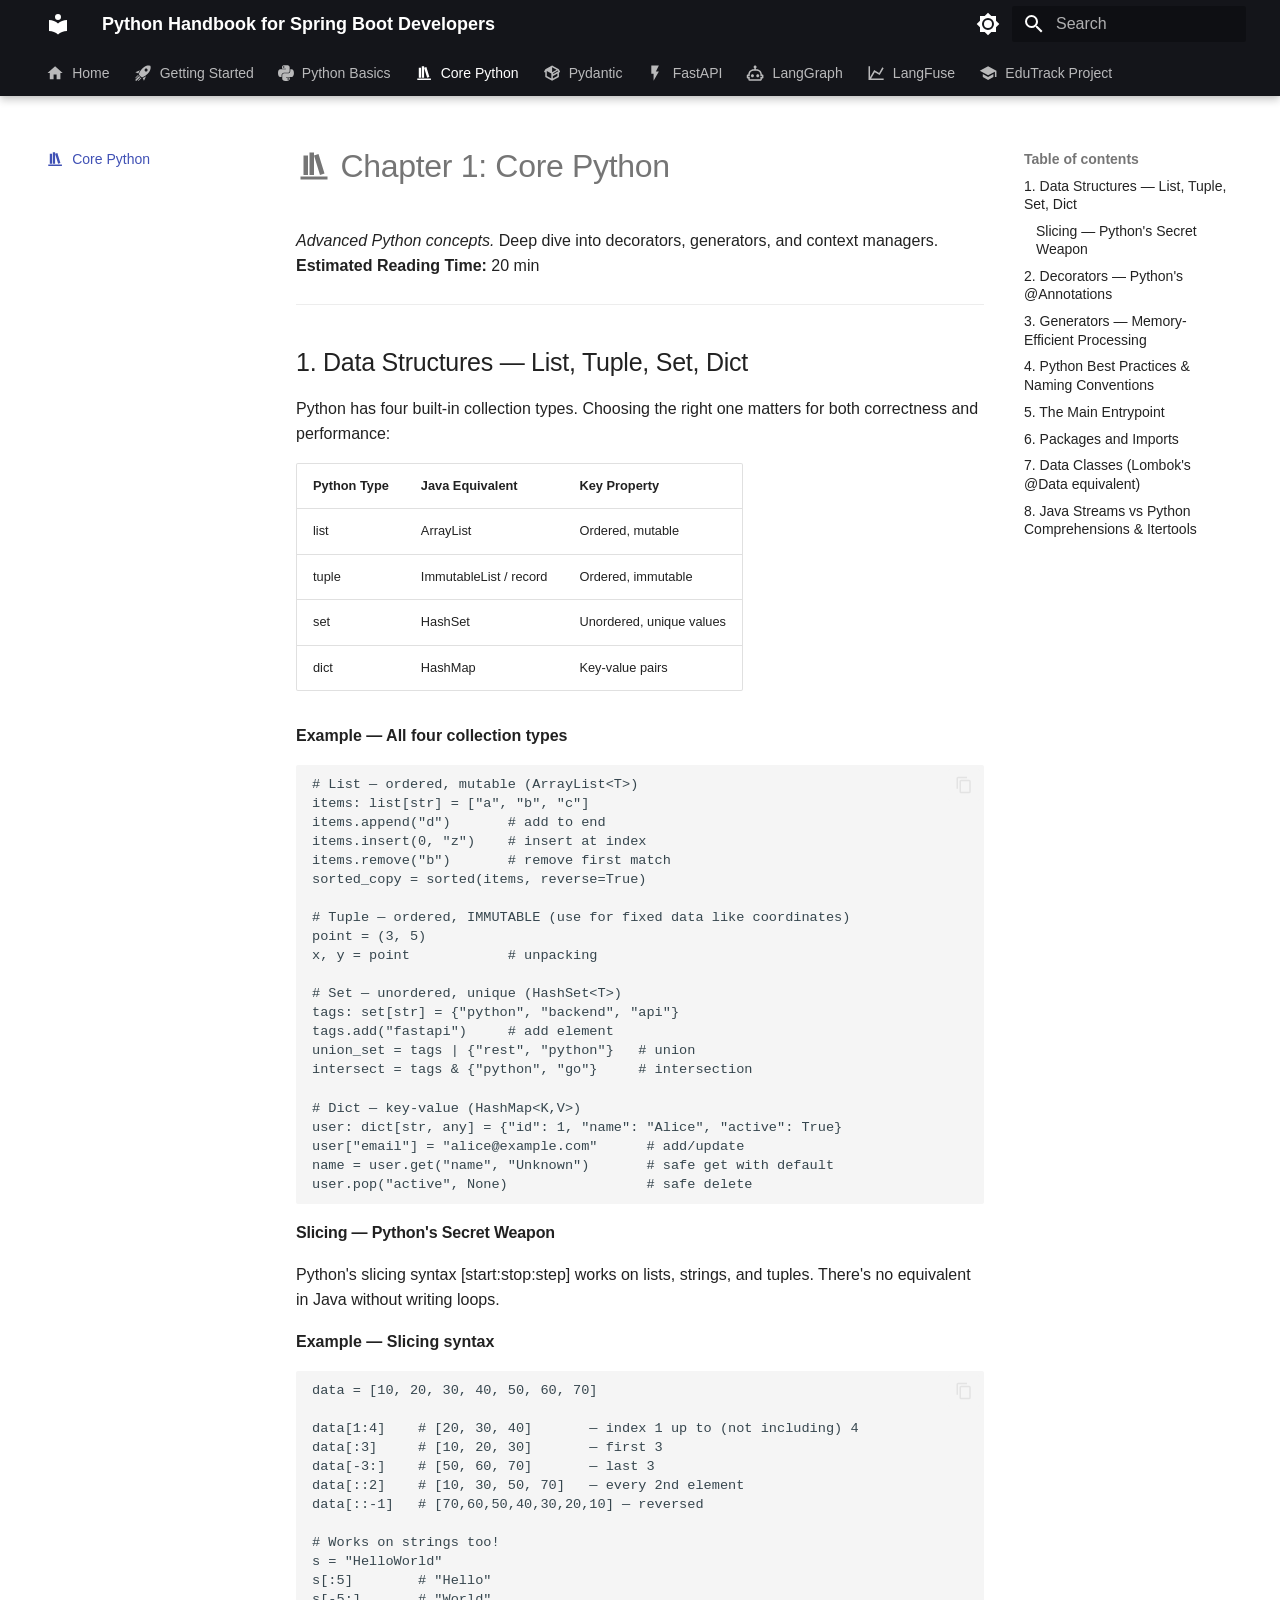
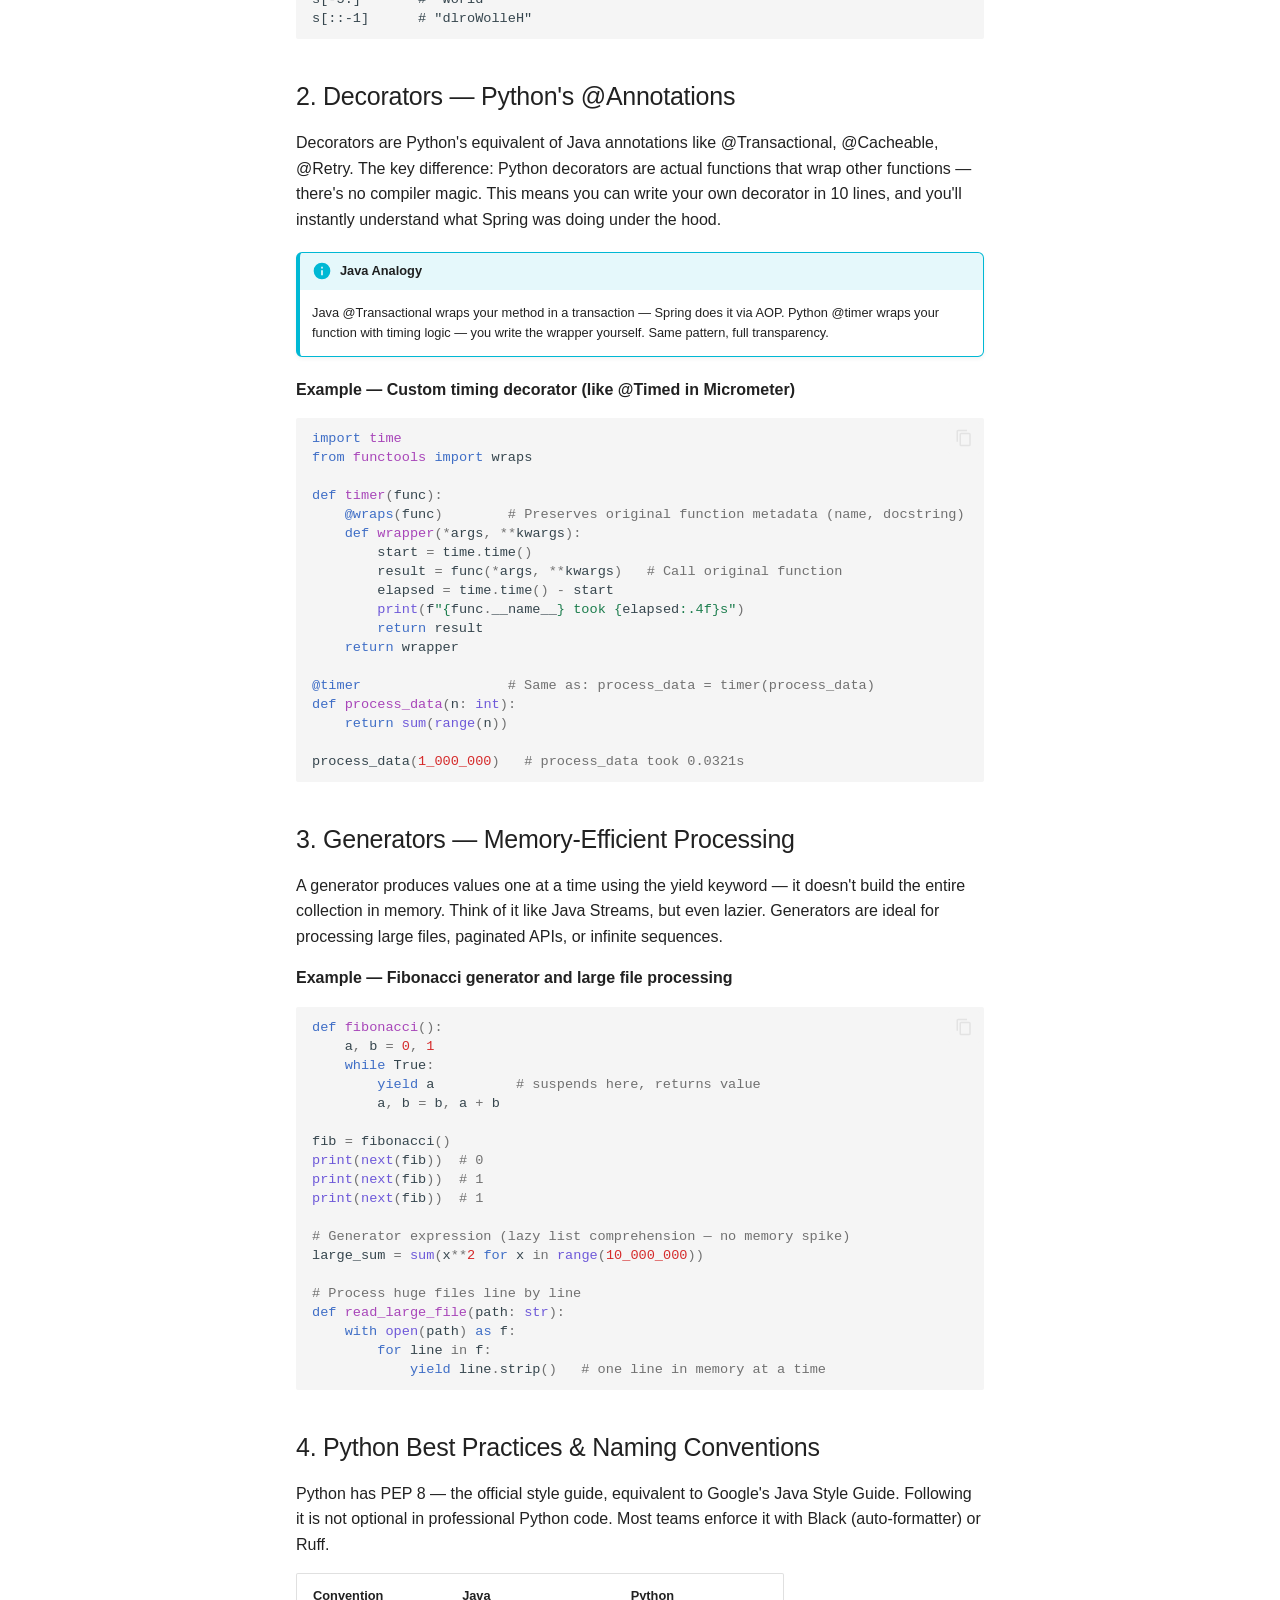
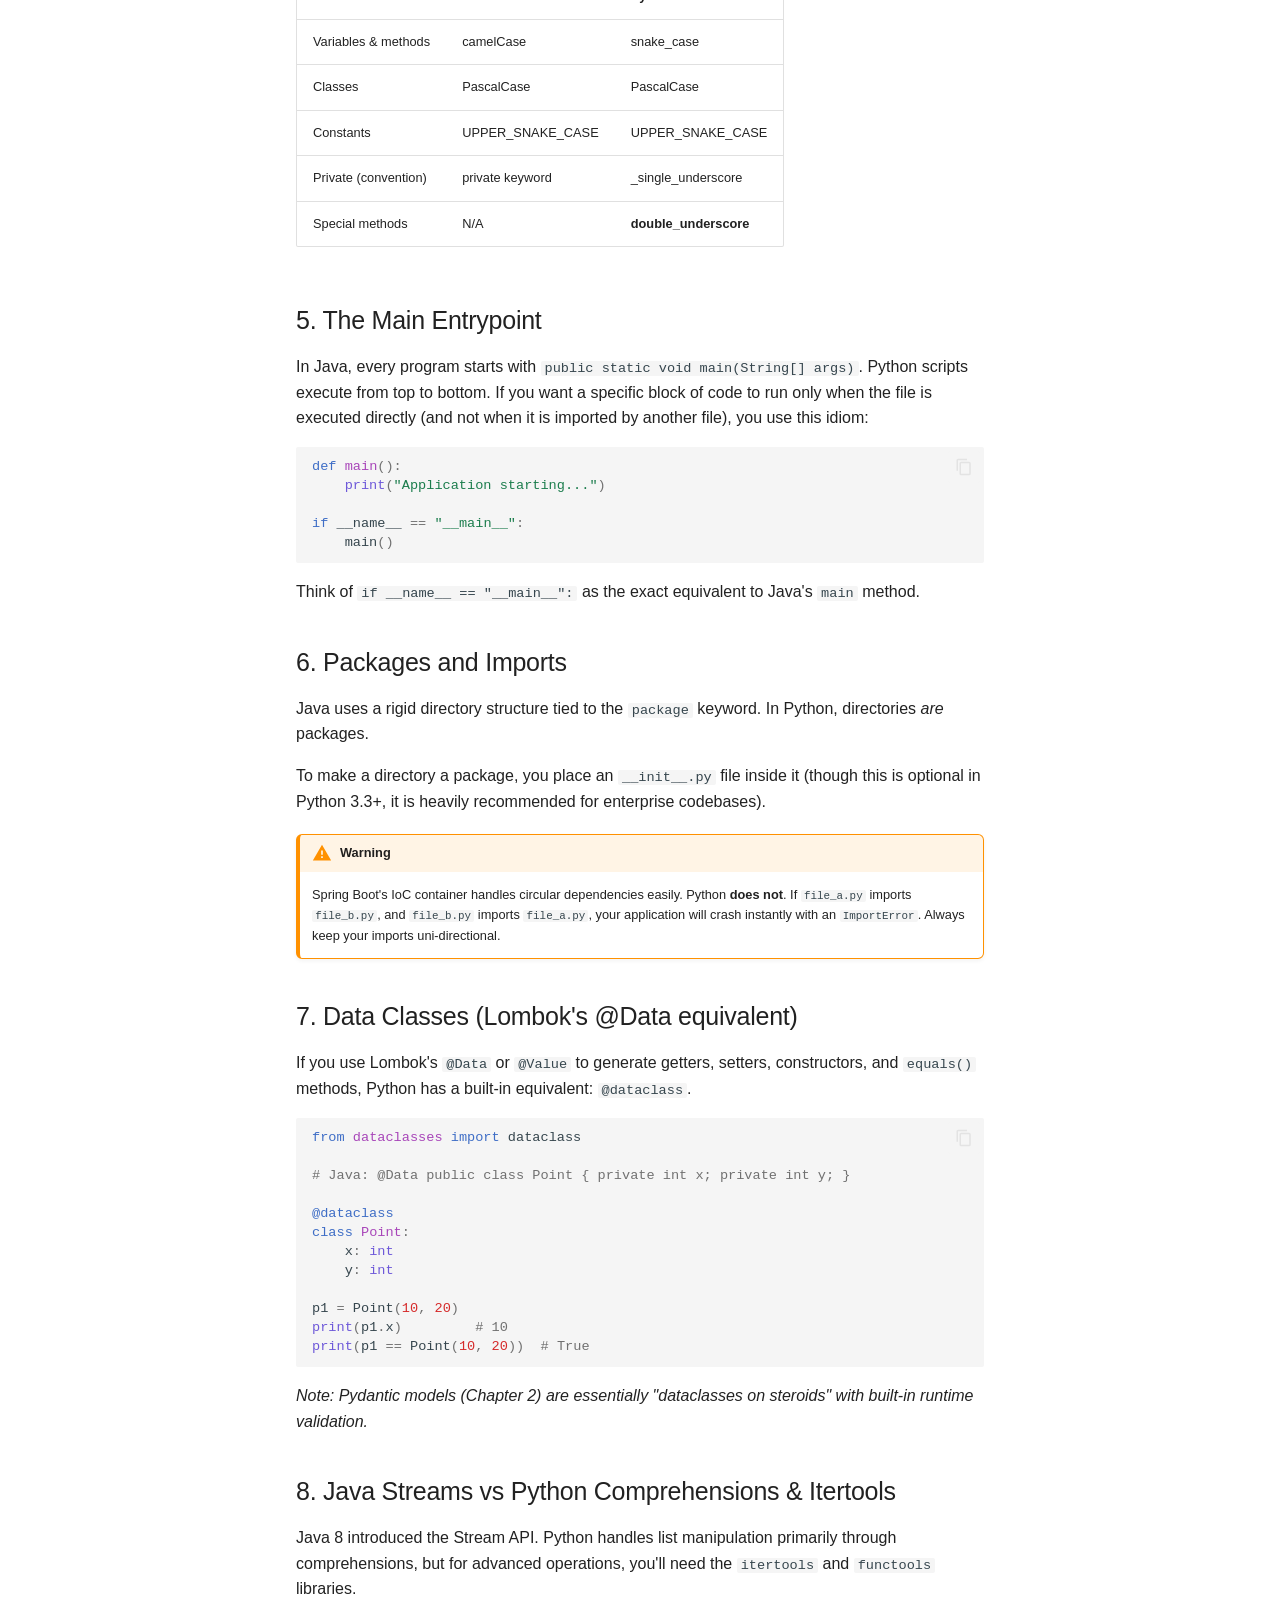
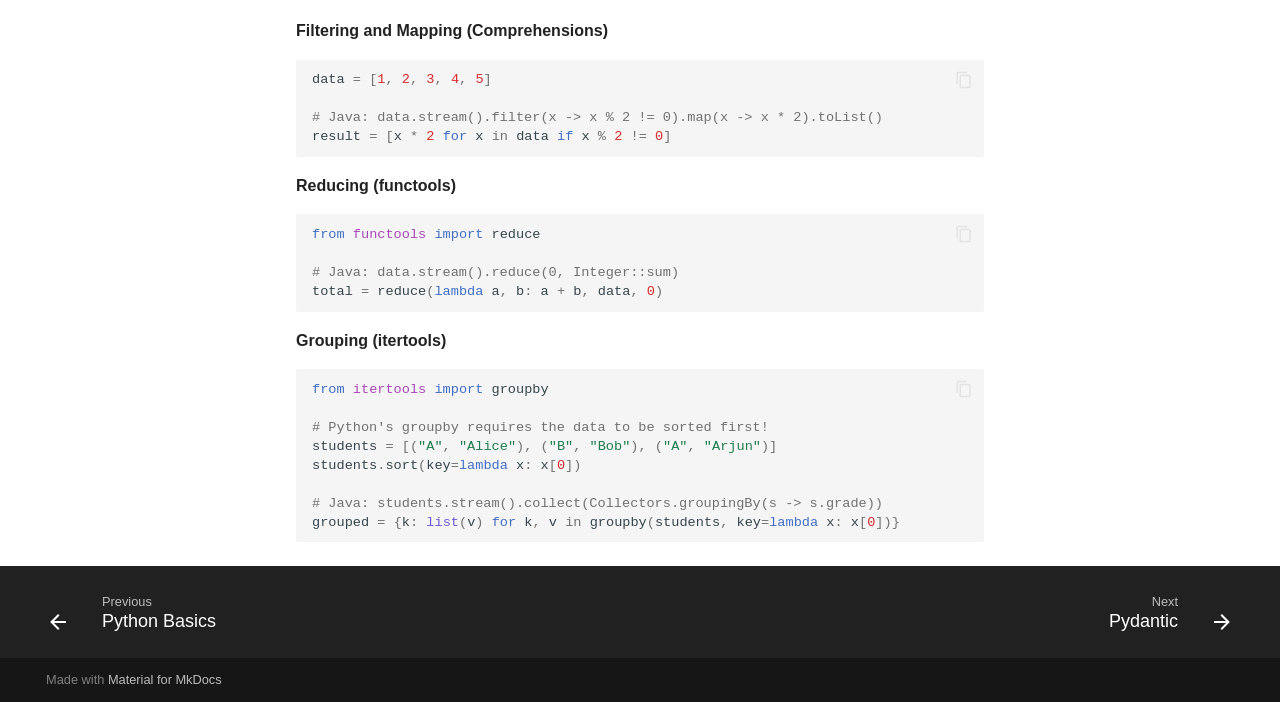
<file: chapter-1/index.html>
<!doctype html>
<html lang="en" class="no-js">
  <head>
    
      <meta charset="utf-8">
      <meta name="viewport" content="width=device-width,initial-scale=1">
      
        <meta name="description" content="Learn Python, FastAPI, Pydantic, LangGraph and LangFuse">
      
      
      
        <link rel="canonical" href="https://your-internal-link.accenture.com/chapter-1/">
      
      
        <link rel="prev" href="../chapter-0/">
      
      
        <link rel="next" href="../chapter-2/">
      
      
        
      
      
      <link rel="icon" href="../assets/favicon.ico">
      <meta name="generator" content="mkdocs-1.6.1, mkdocs-material-9.7.6">
    
    
      
        <title>Core Python - Python Handbook for Spring Boot Developers</title>
      
    
    
      <link rel="stylesheet" href="../assets/stylesheets/main.484c7ddc.min.css">
      
        
        <link rel="stylesheet" href="../assets/stylesheets/palette.ab4e12ef.min.css">
      
      


    
    
      
    
    
      
        
        
        <link rel="preconnect" href="https://fonts.gstatic.com" crossorigin>
        <link rel="stylesheet" href="https://fonts.googleapis.com/css?family=Roboto:300,300i,400,400i,700,700i%7CRoboto+Mono:400,400i,700,700i&display=fallback">
        <style>:root{--md-text-font:"Roboto";--md-code-font:"Roboto Mono"}</style>
      
    
    
      <link rel="stylesheet" href="../stylesheets/extra.css">
    
    <script>__md_scope=new URL("..",location),__md_hash=e=>[...e].reduce(((e,_)=>(e<<5)-e+_.charCodeAt(0)),0),__md_get=(e,_=localStorage,t=__md_scope)=>JSON.parse(_.getItem(t.pathname+"."+e)),__md_set=(e,_,t=localStorage,a=__md_scope)=>{try{t.setItem(a.pathname+"."+e,JSON.stringify(_))}catch(e){}}</script>
    
      

    
    
  </head>
  
  
    
    
      
    
    
    
    
    <body dir="ltr" data-md-color-scheme="default" data-md-color-primary="black" data-md-color-accent="deep-purple">
  
    
    <input class="md-toggle" data-md-toggle="drawer" type="checkbox" id="__drawer" autocomplete="off">
    <input class="md-toggle" data-md-toggle="search" type="checkbox" id="__search" autocomplete="off">
    <label class="md-overlay" for="__drawer"></label>
    <div data-md-component="skip">
      
        
        <a href="#chapter-1-core-python" class="md-skip">
          Skip to content
        </a>
      
    </div>
    <div data-md-component="announce">
      
    </div>
    
    
      

  

<header class="md-header md-header--shadow md-header--lifted" data-md-component="header">
  <nav class="md-header__inner md-grid" aria-label="Header">
    <a href=".." title="Python Handbook for Spring Boot Developers" class="md-header__button md-logo" aria-label="Python Handbook for Spring Boot Developers" data-md-component="logo">
      
  
  <svg xmlns="http://www.w3.org/2000/svg" viewBox="0 0 24 24"><path d="M12 8a3 3 0 0 0 3-3 3 3 0 0 0-3-3 3 3 0 0 0-3 3 3 3 0 0 0 3 3m0 3.54C9.64 9.35 6.5 8 3 8v11c3.5 0 6.64 1.35 9 3.54 2.36-2.19 5.5-3.54 9-3.54V8c-3.5 0-6.64 1.35-9 3.54"/></svg>

    </a>
    <label class="md-header__button md-icon" for="__drawer">
      
      <svg xmlns="http://www.w3.org/2000/svg" viewBox="0 0 24 24"><path d="M3 6h18v2H3zm0 5h18v2H3zm0 5h18v2H3z"/></svg>
    </label>
    <div class="md-header__title" data-md-component="header-title">
      <div class="md-header__ellipsis">
        <div class="md-header__topic">
          <span class="md-ellipsis">
            Python Handbook for Spring Boot Developers
          </span>
        </div>
        <div class="md-header__topic" data-md-component="header-topic">
          <span class="md-ellipsis">
            
              Core Python
            
          </span>
        </div>
      </div>
    </div>
    
      
        <form class="md-header__option" data-md-component="palette">
  
    
    
    
    <input class="md-option" data-md-color-media="(prefers-color-scheme: light)" data-md-color-scheme="default" data-md-color-primary="black" data-md-color-accent="deep-purple"  aria-label="Switch to dark mode"  type="radio" name="__palette" id="__palette_0">
    
      <label class="md-header__button md-icon" title="Switch to dark mode" for="__palette_1" hidden>
        <svg xmlns="http://www.w3.org/2000/svg" viewBox="0 0 24 24"><path d="M12 8a4 4 0 0 0-4 4 4 4 0 0 0 4 4 4 4 0 0 0 4-4 4 4 0 0 0-4-4m0 10a6 6 0 0 1-6-6 6 6 0 0 1 6-6 6 6 0 0 1 6 6 6 6 0 0 1-6 6m8-9.31V4h-4.69L12 .69 8.69 4H4v4.69L.69 12 4 15.31V20h4.69L12 23.31 15.31 20H20v-4.69L23.31 12z"/></svg>
      </label>
    
  
    
    
    
    <input class="md-option" data-md-color-media="(prefers-color-scheme: dark)" data-md-color-scheme="slate" data-md-color-primary="black" data-md-color-accent="purple"  aria-label="Switch to light mode"  type="radio" name="__palette" id="__palette_1">
    
      <label class="md-header__button md-icon" title="Switch to light mode" for="__palette_0" hidden>
        <svg xmlns="http://www.w3.org/2000/svg" viewBox="0 0 24 24"><path d="M12 18c-.89 0-1.74-.2-2.5-.55C11.56 16.5 13 14.42 13 12s-1.44-4.5-3.5-5.45C10.26 6.2 11.11 6 12 6a6 6 0 0 1 6 6 6 6 0 0 1-6 6m8-9.31V4h-4.69L12 .69 8.69 4H4v4.69L.69 12 4 15.31V20h4.69L12 23.31 15.31 20H20v-4.69L23.31 12z"/></svg>
      </label>
    
  
</form>
      
    
    
      <script>var palette=__md_get("__palette");if(palette&&palette.color){if("(prefers-color-scheme)"===palette.color.media){var media=matchMedia("(prefers-color-scheme: light)"),input=document.querySelector(media.matches?"[data-md-color-media='(prefers-color-scheme: light)']":"[data-md-color-media='(prefers-color-scheme: dark)']");palette.color.media=input.getAttribute("data-md-color-media"),palette.color.scheme=input.getAttribute("data-md-color-scheme"),palette.color.primary=input.getAttribute("data-md-color-primary"),palette.color.accent=input.getAttribute("data-md-color-accent")}for(var[key,value]of Object.entries(palette.color))document.body.setAttribute("data-md-color-"+key,value)}</script>
    
    
    
      
      
        <label class="md-header__button md-icon" for="__search">
          
          <svg xmlns="http://www.w3.org/2000/svg" viewBox="0 0 24 24"><path d="M9.5 3A6.5 6.5 0 0 1 16 9.5c0 1.61-.59 3.09-1.56 4.23l.27.27h.79l5 5-1.5 1.5-5-5v-.79l-.27-.27A6.52 6.52 0 0 1 9.5 16 6.5 6.5 0 0 1 3 9.5 6.5 6.5 0 0 1 9.5 3m0 2C7 5 5 7 5 9.5S7 14 9.5 14 14 12 14 9.5 12 5 9.5 5"/></svg>
        </label>
        <div class="md-search" data-md-component="search" role="dialog">
  <label class="md-search__overlay" for="__search"></label>
  <div class="md-search__inner" role="search">
    <form class="md-search__form" name="search">
      <input type="text" class="md-search__input" name="query" aria-label="Search" placeholder="Search" autocapitalize="off" autocorrect="off" autocomplete="off" spellcheck="false" data-md-component="search-query" required>
      <label class="md-search__icon md-icon" for="__search">
        
        <svg xmlns="http://www.w3.org/2000/svg" viewBox="0 0 24 24"><path d="M9.5 3A6.5 6.5 0 0 1 16 9.5c0 1.61-.59 3.09-1.56 4.23l.27.27h.79l5 5-1.5 1.5-5-5v-.79l-.27-.27A6.52 6.52 0 0 1 9.5 16 6.5 6.5 0 0 1 3 9.5 6.5 6.5 0 0 1 9.5 3m0 2C7 5 5 7 5 9.5S7 14 9.5 14 14 12 14 9.5 12 5 9.5 5"/></svg>
        
        <svg xmlns="http://www.w3.org/2000/svg" viewBox="0 0 24 24"><path d="M20 11v2H8l5.5 5.5-1.42 1.42L4.16 12l7.92-7.92L13.5 5.5 8 11z"/></svg>
      </label>
      <nav class="md-search__options" aria-label="Search">
        
        <button type="reset" class="md-search__icon md-icon" title="Clear" aria-label="Clear" tabindex="-1">
          
          <svg xmlns="http://www.w3.org/2000/svg" viewBox="0 0 24 24"><path d="M19 6.41 17.59 5 12 10.59 6.41 5 5 6.41 10.59 12 5 17.59 6.41 19 12 13.41 17.59 19 19 17.59 13.41 12z"/></svg>
        </button>
      </nav>
      
        <div class="md-search__suggest" data-md-component="search-suggest"></div>
      
    </form>
    <div class="md-search__output">
      <div class="md-search__scrollwrap" tabindex="0" data-md-scrollfix>
        <div class="md-search-result" data-md-component="search-result">
          <div class="md-search-result__meta">
            Initializing search
          </div>
          <ol class="md-search-result__list" role="presentation"></ol>
        </div>
      </div>
    </div>
  </div>
</div>
      
    
    
  </nav>
  
    
      
<nav class="md-tabs" aria-label="Tabs" data-md-component="tabs">
  <div class="md-grid">
    <ul class="md-tabs__list">
      
        
  
  
  
  
    <li class="md-tabs__item">
      <a href=".." class="md-tabs__link">
        
  
  
    
      <svg xmlns="http://www.w3.org/2000/svg" viewBox="0 0 24 24"><path d="M10 20v-6h4v6h5v-8h3L12 3 2 12h3v8z"/></svg>
    
  
  Home

      </a>
    </li>
  

      
        
  
  
  
  
    <li class="md-tabs__item">
      <a href="../getting-started/" class="md-tabs__link">
        
  
  
    
      <svg xmlns="http://www.w3.org/2000/svg" viewBox="0 0 24 24"><path d="m13.13 22.19-1.63-3.83c1.57-.58 3.04-1.36 4.4-2.27zM5.64 12.5l-3.83-1.63 6.1-2.77C7 9.46 6.22 10.93 5.64 12.5M21.61 2.39S16.66.269 11 5.93c-2.19 2.19-3.5 4.6-4.35 6.71-.28.75-.09 1.57.46 2.13l2.13 2.12c.55.56 1.37.74 2.12.46A19.1 19.1 0 0 0 18.07 13c5.66-5.66 3.54-10.61 3.54-10.61m-7.07 7.07c-.78-.78-.78-2.05 0-2.83s2.05-.78 2.83 0c.77.78.78 2.05 0 2.83s-2.05.78-2.83 0m-5.66 7.07-1.41-1.41zM6.24 22l3.64-3.64c-.34-.09-.67-.24-.97-.45L4.83 22zM2 22h1.41l4.77-4.76-1.42-1.41L2 20.59zm0-2.83 4.09-4.08c-.21-.3-.36-.62-.45-.97L2 17.76z"/></svg>
    
  
  Getting Started

      </a>
    </li>
  

      
        
  
  
  
  
    <li class="md-tabs__item">
      <a href="../chapter-0/" class="md-tabs__link">
        
  
  
    
      <svg xmlns="http://www.w3.org/2000/svg" viewBox="0 0 448 512"><!--! Font Awesome Free 7.1.0 by @fontawesome - https://fontawesome.com License - https://fontawesome.com/license/free (Icons: CC BY 4.0, Fonts: SIL OFL 1.1, Code: MIT License) Copyright 2025 Fonticons, Inc.--><path d="M439.8 200.5c-7.7-30.9-22.3-54.2-53.4-54.2h-40.1v47.4c0 36.8-31.2 67.8-66.8 67.8H172.7c-29.2 0-53.4 25-53.4 54.3v101.8c0 29 25.2 46 53.4 54.3 33.8 9.9 66.3 11.7 106.8 0 26.9-7.8 53.4-23.5 53.4-54.3v-40.7H226.2v-13.6h160.2c31.1 0 42.6-21.7 53.4-54.2 11.2-33.5 10.7-65.7 0-108.6M286.2 444.7a20.4 20.4 0 1 1 0-40.7 20.4 20.4 0 1 1 0 40.7M167.8 248.1h106.8c29.7 0 53.4-24.5 53.4-54.3V91.9c0-29-24.4-50.7-53.4-55.6-35.8-5.9-74.7-5.6-106.8.1-45.2 8-53.4 24.7-53.4 55.6v40.7h106.9v13.6h-147c-31.1 0-58.3 18.7-66.8 54.2-9.8 40.7-10.2 66.1 0 108.6 7.6 31.6 25.7 54.2 56.8 54.2H101v-48.8c0-35.3 30.5-66.4 66.8-66.4m-6.6-183.4a20.4 20.4 0 1 1 0 40.8 20.4 20.4 0 1 1 0-40.8"/></svg>
    
  
  Python Basics

      </a>
    </li>
  

      
        
  
  
  
    
  
  
    <li class="md-tabs__item md-tabs__item--active">
      <a href="./" class="md-tabs__link">
        
  
  
    
      <svg xmlns="http://www.w3.org/2000/svg" viewBox="0 0 24 24"><path d="M9 3v15h3V3zm3 2 4 13 3-1-4-13zM5 5v13h3V5zM3 19v2h18v-2z"/></svg>
    
  
  Core Python

      </a>
    </li>
  

      
        
  
  
  
  
    <li class="md-tabs__item">
      <a href="../chapter-2/" class="md-tabs__link">
        
  
  
    
      <svg xmlns="http://www.w3.org/2000/svg" viewBox="0 0 24 24"><path d="M2 10.96a.985.985 0 0 1-.37-1.37L3.13 7c.11-.2.28-.34.47-.42l7.83-4.4c.16-.12.36-.18.57-.18s.41.06.57.18l7.9 4.44c.19.1.35.26.44.46l1.45 2.52c.28.48.11 1.09-.36 1.36l-1 .58v4.96c0 .38-.21.71-.53.88l-7.9 4.44c-.16.12-.36.18-.57.18s-.41-.06-.57-.18l-7.9-4.44A.99.99 0 0 1 3 16.5v-5.54c-.3.17-.68.18-1 0m10-6.81v6.7l5.96-3.35zM5 15.91l6 3.38v-6.71L5 9.21zm14 0v-3.22l-5 2.9c-.33.18-.7.17-1 .01v3.69zm-5.15-2.55 6.28-3.63-.58-1.01-6.28 3.63z"/></svg>
    
  
  Pydantic

      </a>
    </li>
  

      
        
  
  
  
  
    <li class="md-tabs__item">
      <a href="../chapter-3/" class="md-tabs__link">
        
  
  
    
      <svg xmlns="http://www.w3.org/2000/svg" viewBox="0 0 24 24"><path d="M7 2v11h3v9l7-12h-4l4-8z"/></svg>
    
  
  FastAPI

      </a>
    </li>
  

      
        
  
  
  
  
    <li class="md-tabs__item">
      <a href="../chapter-4/" class="md-tabs__link">
        
  
  
    
      <svg xmlns="http://www.w3.org/2000/svg" viewBox="0 0 24 24"><path d="M17.5 15.5c0 1.11-.89 2-2 2s-2-.89-2-2 .9-2 2-2 2 .9 2 2m-9-2c-1.1 0-2 .9-2 2s.9 2 2 2 2-.89 2-2-.89-2-2-2M23 15v3c0 .55-.45 1-1 1h-1v1c0 1.11-.89 2-2 2H5a2 2 0 0 1-2-2v-1H2c-.55 0-1-.45-1-1v-3c0-.55.45-1 1-1h1c0-3.87 3.13-7 7-7h1V5.73c-.6-.34-1-.99-1-1.73 0-1.1.9-2 2-2s2 .9 2 2c0 .74-.4 1.39-1 1.73V7h1c3.87 0 7 3.13 7 7h1c.55 0 1 .45 1 1m-2 1h-2v-2c0-2.76-2.24-5-5-5h-4c-2.76 0-5 2.24-5 5v2H3v1h2v3h14v-3h2z"/></svg>
    
  
  LangGraph

      </a>
    </li>
  

      
        
  
  
  
  
    <li class="md-tabs__item">
      <a href="../chapter-5/" class="md-tabs__link">
        
  
  
    
      <svg xmlns="http://www.w3.org/2000/svg" viewBox="0 0 24 24"><path d="m16 11.78 4.24-7.33 1.73 1-5.23 9.05-6.51-3.75L5.46 19H22v2H2V3h2v14.54L9.5 8z"/></svg>
    
  
  LangFuse

      </a>
    </li>
  

      
        
  
  
  
  
    <li class="md-tabs__item">
      <a href="../chapter-6/" class="md-tabs__link">
        
  
  
    
      <svg xmlns="http://www.w3.org/2000/svg" viewBox="0 0 24 24"><path d="M12 3 1 9l11 6 9-4.91V17h2V9M5 13.18v4L12 21l7-3.82v-4L12 17z"/></svg>
    
  
  EduTrack Project

      </a>
    </li>
  

      
    </ul>
  </div>
</nav>
    
  
</header>
    
    <div class="md-container" data-md-component="container">
      
      
        
      
      <main class="md-main" data-md-component="main">
        <div class="md-main__inner md-grid">
          
            
              
              <div class="md-sidebar md-sidebar--primary" data-md-component="sidebar" data-md-type="navigation" >
                <div class="md-sidebar__scrollwrap">
                  <div class="md-sidebar__inner">
                    


  


<nav class="md-nav md-nav--primary md-nav--lifted" aria-label="Navigation" data-md-level="0">
  <label class="md-nav__title" for="__drawer">
    <a href=".." title="Python Handbook for Spring Boot Developers" class="md-nav__button md-logo" aria-label="Python Handbook for Spring Boot Developers" data-md-component="logo">
      
  
  <svg xmlns="http://www.w3.org/2000/svg" viewBox="0 0 24 24"><path d="M12 8a3 3 0 0 0 3-3 3 3 0 0 0-3-3 3 3 0 0 0-3 3 3 3 0 0 0 3 3m0 3.54C9.64 9.35 6.5 8 3 8v11c3.5 0 6.64 1.35 9 3.54 2.36-2.19 5.5-3.54 9-3.54V8c-3.5 0-6.64 1.35-9 3.54"/></svg>

    </a>
    Python Handbook for Spring Boot Developers
  </label>
  
  <ul class="md-nav__list" data-md-scrollfix>
    
      
      
  
  
  
  
    <li class="md-nav__item">
      <a href=".." class="md-nav__link">
        
  
  
    <svg xmlns="http://www.w3.org/2000/svg" viewBox="0 0 24 24"><path d="M10 20v-6h4v6h5v-8h3L12 3 2 12h3v8z"/></svg>
  
  <span class="md-ellipsis">
    
  
    Home
  

    
  </span>
  
  

      </a>
    </li>
  

    
      
      
  
  
  
  
    <li class="md-nav__item">
      <a href="../getting-started/" class="md-nav__link">
        
  
  
    <svg xmlns="http://www.w3.org/2000/svg" viewBox="0 0 24 24"><path d="m13.13 22.19-1.63-3.83c1.57-.58 3.04-1.36 4.4-2.27zM5.64 12.5l-3.83-1.63 6.1-2.77C7 9.46 6.22 10.93 5.64 12.5M21.61 2.39S16.66.269 11 5.93c-2.19 2.19-3.5 4.6-4.35 6.71-.28.75-.09 1.57.46 2.13l2.13 2.12c.55.56 1.37.74 2.12.46A19.1 19.1 0 0 0 18.07 13c5.66-5.66 3.54-10.61 3.54-10.61m-7.07 7.07c-.78-.78-.78-2.05 0-2.83s2.05-.78 2.83 0c.77.78.78 2.05 0 2.83s-2.05.78-2.83 0m-5.66 7.07-1.41-1.41zM6.24 22l3.64-3.64c-.34-.09-.67-.24-.97-.45L4.83 22zM2 22h1.41l4.77-4.76-1.42-1.41L2 20.59zm0-2.83 4.09-4.08c-.21-.3-.36-.62-.45-.97L2 17.76z"/></svg>
  
  <span class="md-ellipsis">
    
  
    Getting Started
  

    
  </span>
  
  

      </a>
    </li>
  

    
      
      
  
  
  
  
    <li class="md-nav__item">
      <a href="../chapter-0/" class="md-nav__link">
        
  
  
    <svg xmlns="http://www.w3.org/2000/svg" viewBox="0 0 448 512"><!--! Font Awesome Free 7.1.0 by @fontawesome - https://fontawesome.com License - https://fontawesome.com/license/free (Icons: CC BY 4.0, Fonts: SIL OFL 1.1, Code: MIT License) Copyright 2025 Fonticons, Inc.--><path d="M439.8 200.5c-7.7-30.9-22.3-54.2-53.4-54.2h-40.1v47.4c0 36.8-31.2 67.8-66.8 67.8H172.7c-29.2 0-53.4 25-53.4 54.3v101.8c0 29 25.2 46 53.4 54.3 33.8 9.9 66.3 11.7 106.8 0 26.9-7.8 53.4-23.5 53.4-54.3v-40.7H226.2v-13.6h160.2c31.1 0 42.6-21.7 53.4-54.2 11.2-33.5 10.7-65.7 0-108.6M286.2 444.7a20.4 20.4 0 1 1 0-40.7 20.4 20.4 0 1 1 0 40.7M167.8 248.1h106.8c29.7 0 53.4-24.5 53.4-54.3V91.9c0-29-24.4-50.7-53.4-55.6-35.8-5.9-74.7-5.6-106.8.1-45.2 8-53.4 24.7-53.4 55.6v40.7h106.9v13.6h-147c-31.1 0-58.3 18.7-66.8 54.2-9.8 40.7-10.2 66.1 0 108.6 7.6 31.6 25.7 54.2 56.8 54.2H101v-48.8c0-35.3 30.5-66.4 66.8-66.4m-6.6-183.4a20.4 20.4 0 1 1 0 40.8 20.4 20.4 0 1 1 0-40.8"/></svg>
  
  <span class="md-ellipsis">
    
  
    Python Basics
  

    
  </span>
  
  

      </a>
    </li>
  

    
      
      
  
  
    
  
  
  
    <li class="md-nav__item md-nav__item--active">
      
      <input class="md-nav__toggle md-toggle" type="checkbox" id="__toc">
      
      
        
      
      
        <label class="md-nav__link md-nav__link--active" for="__toc">
          
  
  
    <svg xmlns="http://www.w3.org/2000/svg" viewBox="0 0 24 24"><path d="M9 3v15h3V3zm3 2 4 13 3-1-4-13zM5 5v13h3V5zM3 19v2h18v-2z"/></svg>
  
  <span class="md-ellipsis">
    
  
    Core Python
  

    
  </span>
  
  

          <span class="md-nav__icon md-icon"></span>
        </label>
      
      <a href="./" class="md-nav__link md-nav__link--active">
        
  
  
    <svg xmlns="http://www.w3.org/2000/svg" viewBox="0 0 24 24"><path d="M9 3v15h3V3zm3 2 4 13 3-1-4-13zM5 5v13h3V5zM3 19v2h18v-2z"/></svg>
  
  <span class="md-ellipsis">
    
  
    Core Python
  

    
  </span>
  
  

      </a>
      
        

<nav class="md-nav md-nav--secondary" aria-label="Table of contents">
  
  
  
    
  
  
    <label class="md-nav__title" for="__toc">
      <span class="md-nav__icon md-icon"></span>
      Table of contents
    </label>
    <ul class="md-nav__list" data-md-component="toc" data-md-scrollfix>
      
        <li class="md-nav__item">
  <a href="#1-data-structures-list-tuple-set-dict" class="md-nav__link">
    <span class="md-ellipsis">
      
        1. Data Structures — List, Tuple, Set, Dict
      
    </span>
  </a>
  
    <nav class="md-nav" aria-label="1. Data Structures — List, Tuple, Set, Dict">
      <ul class="md-nav__list">
        
          <li class="md-nav__item">
  <a href="#slicing-pythons-secret-weapon" class="md-nav__link">
    <span class="md-ellipsis">
      
        Slicing — Python's Secret Weapon
      
    </span>
  </a>
  
</li>
        
      </ul>
    </nav>
  
</li>
      
        <li class="md-nav__item">
  <a href="#2-decorators-pythons-annotations" class="md-nav__link">
    <span class="md-ellipsis">
      
        2. Decorators — Python's @Annotations
      
    </span>
  </a>
  
</li>
      
        <li class="md-nav__item">
  <a href="#3-generators-memory-efficient-processing" class="md-nav__link">
    <span class="md-ellipsis">
      
        3. Generators — Memory-Efficient Processing
      
    </span>
  </a>
  
</li>
      
        <li class="md-nav__item">
  <a href="#4-python-best-practices-naming-conventions" class="md-nav__link">
    <span class="md-ellipsis">
      
        4. Python Best Practices &amp; Naming Conventions
      
    </span>
  </a>
  
</li>
      
        <li class="md-nav__item">
  <a href="#5-the-main-entrypoint" class="md-nav__link">
    <span class="md-ellipsis">
      
        5. The Main Entrypoint
      
    </span>
  </a>
  
</li>
      
        <li class="md-nav__item">
  <a href="#6-packages-and-imports" class="md-nav__link">
    <span class="md-ellipsis">
      
        6. Packages and Imports
      
    </span>
  </a>
  
</li>
      
        <li class="md-nav__item">
  <a href="#7-data-classes-lomboks-data-equivalent" class="md-nav__link">
    <span class="md-ellipsis">
      
        7. Data Classes (Lombok's @Data equivalent)
      
    </span>
  </a>
  
</li>
      
        <li class="md-nav__item">
  <a href="#8-java-streams-vs-python-comprehensions-itertools" class="md-nav__link">
    <span class="md-ellipsis">
      
        8. Java Streams vs Python Comprehensions &amp; Itertools
      
    </span>
  </a>
  
</li>
      
    </ul>
  
</nav>
      
    </li>
  

    
      
      
  
  
  
  
    <li class="md-nav__item">
      <a href="../chapter-2/" class="md-nav__link">
        
  
  
    <svg xmlns="http://www.w3.org/2000/svg" viewBox="0 0 24 24"><path d="M2 10.96a.985.985 0 0 1-.37-1.37L3.13 7c.11-.2.28-.34.47-.42l7.83-4.4c.16-.12.36-.18.57-.18s.41.06.57.18l7.9 4.44c.19.1.35.26.44.46l1.45 2.52c.28.48.11 1.09-.36 1.36l-1 .58v4.96c0 .38-.21.71-.53.88l-7.9 4.44c-.16.12-.36.18-.57.18s-.41-.06-.57-.18l-7.9-4.44A.99.99 0 0 1 3 16.5v-5.54c-.3.17-.68.18-1 0m10-6.81v6.7l5.96-3.35zM5 15.91l6 3.38v-6.71L5 9.21zm14 0v-3.22l-5 2.9c-.33.18-.7.17-1 .01v3.69zm-5.15-2.55 6.28-3.63-.58-1.01-6.28 3.63z"/></svg>
  
  <span class="md-ellipsis">
    
  
    Pydantic
  

    
  </span>
  
  

      </a>
    </li>
  

    
      
      
  
  
  
  
    <li class="md-nav__item">
      <a href="../chapter-3/" class="md-nav__link">
        
  
  
    <svg xmlns="http://www.w3.org/2000/svg" viewBox="0 0 24 24"><path d="M7 2v11h3v9l7-12h-4l4-8z"/></svg>
  
  <span class="md-ellipsis">
    
  
    FastAPI
  

    
  </span>
  
  

      </a>
    </li>
  

    
      
      
  
  
  
  
    <li class="md-nav__item">
      <a href="../chapter-4/" class="md-nav__link">
        
  
  
    <svg xmlns="http://www.w3.org/2000/svg" viewBox="0 0 24 24"><path d="M17.5 15.5c0 1.11-.89 2-2 2s-2-.89-2-2 .9-2 2-2 2 .9 2 2m-9-2c-1.1 0-2 .9-2 2s.9 2 2 2 2-.89 2-2-.89-2-2-2M23 15v3c0 .55-.45 1-1 1h-1v1c0 1.11-.89 2-2 2H5a2 2 0 0 1-2-2v-1H2c-.55 0-1-.45-1-1v-3c0-.55.45-1 1-1h1c0-3.87 3.13-7 7-7h1V5.73c-.6-.34-1-.99-1-1.73 0-1.1.9-2 2-2s2 .9 2 2c0 .74-.4 1.39-1 1.73V7h1c3.87 0 7 3.13 7 7h1c.55 0 1 .45 1 1m-2 1h-2v-2c0-2.76-2.24-5-5-5h-4c-2.76 0-5 2.24-5 5v2H3v1h2v3h14v-3h2z"/></svg>
  
  <span class="md-ellipsis">
    
  
    LangGraph
  

    
  </span>
  
  

      </a>
    </li>
  

    
      
      
  
  
  
  
    <li class="md-nav__item">
      <a href="../chapter-5/" class="md-nav__link">
        
  
  
    <svg xmlns="http://www.w3.org/2000/svg" viewBox="0 0 24 24"><path d="m16 11.78 4.24-7.33 1.73 1-5.23 9.05-6.51-3.75L5.46 19H22v2H2V3h2v14.54L9.5 8z"/></svg>
  
  <span class="md-ellipsis">
    
  
    LangFuse
  

    
  </span>
  
  

      </a>
    </li>
  

    
      
      
  
  
  
  
    <li class="md-nav__item">
      <a href="../chapter-6/" class="md-nav__link">
        
  
  
    <svg xmlns="http://www.w3.org/2000/svg" viewBox="0 0 24 24"><path d="M12 3 1 9l11 6 9-4.91V17h2V9M5 13.18v4L12 21l7-3.82v-4L12 17z"/></svg>
  
  <span class="md-ellipsis">
    
  
    EduTrack Project
  

    
  </span>
  
  

      </a>
    </li>
  

    
  </ul>
</nav>
                  </div>
                </div>
              </div>
            
            
              
              <div class="md-sidebar md-sidebar--secondary" data-md-component="sidebar" data-md-type="toc" >
                <div class="md-sidebar__scrollwrap">
                  <div class="md-sidebar__inner">
                    

<nav class="md-nav md-nav--secondary" aria-label="Table of contents">
  
  
  
    
  
  
    <label class="md-nav__title" for="__toc">
      <span class="md-nav__icon md-icon"></span>
      Table of contents
    </label>
    <ul class="md-nav__list" data-md-component="toc" data-md-scrollfix>
      
        <li class="md-nav__item">
  <a href="#1-data-structures-list-tuple-set-dict" class="md-nav__link">
    <span class="md-ellipsis">
      
        1. Data Structures — List, Tuple, Set, Dict
      
    </span>
  </a>
  
    <nav class="md-nav" aria-label="1. Data Structures — List, Tuple, Set, Dict">
      <ul class="md-nav__list">
        
          <li class="md-nav__item">
  <a href="#slicing-pythons-secret-weapon" class="md-nav__link">
    <span class="md-ellipsis">
      
        Slicing — Python's Secret Weapon
      
    </span>
  </a>
  
</li>
        
      </ul>
    </nav>
  
</li>
      
        <li class="md-nav__item">
  <a href="#2-decorators-pythons-annotations" class="md-nav__link">
    <span class="md-ellipsis">
      
        2. Decorators — Python's @Annotations
      
    </span>
  </a>
  
</li>
      
        <li class="md-nav__item">
  <a href="#3-generators-memory-efficient-processing" class="md-nav__link">
    <span class="md-ellipsis">
      
        3. Generators — Memory-Efficient Processing
      
    </span>
  </a>
  
</li>
      
        <li class="md-nav__item">
  <a href="#4-python-best-practices-naming-conventions" class="md-nav__link">
    <span class="md-ellipsis">
      
        4. Python Best Practices &amp; Naming Conventions
      
    </span>
  </a>
  
</li>
      
        <li class="md-nav__item">
  <a href="#5-the-main-entrypoint" class="md-nav__link">
    <span class="md-ellipsis">
      
        5. The Main Entrypoint
      
    </span>
  </a>
  
</li>
      
        <li class="md-nav__item">
  <a href="#6-packages-and-imports" class="md-nav__link">
    <span class="md-ellipsis">
      
        6. Packages and Imports
      
    </span>
  </a>
  
</li>
      
        <li class="md-nav__item">
  <a href="#7-data-classes-lomboks-data-equivalent" class="md-nav__link">
    <span class="md-ellipsis">
      
        7. Data Classes (Lombok's @Data equivalent)
      
    </span>
  </a>
  
</li>
      
        <li class="md-nav__item">
  <a href="#8-java-streams-vs-python-comprehensions-itertools" class="md-nav__link">
    <span class="md-ellipsis">
      
        8. Java Streams vs Python Comprehensions &amp; Itertools
      
    </span>
  </a>
  
</li>
      
    </ul>
  
</nav>
                  </div>
                </div>
              </div>
            
          
          
            <div class="md-content" data-md-component="content">
              
              <article class="md-content__inner md-typeset">
                
                  



<h1 id="chapter-1-core-python"><span class="twemoji"><svg xmlns="http://www.w3.org/2000/svg" viewBox="0 0 24 24"><path d="M9 3v15h3V3zm3 2 4 13 3-1-4-13zM5 5v13h3V5zM3 19v2h18v-2z"/></svg></span> Chapter 1: Core Python<a class="headerlink" href="#chapter-1-core-python" title="Permanent link">&para;</a></h1>
<p><em>Advanced Python concepts.</em>
Deep dive into decorators, generators, and context managers.
<strong>Estimated Reading Time:</strong> 20 min</p>
<hr />
<h2 id="1-data-structures-list-tuple-set-dict">1. Data Structures — List, Tuple, Set, Dict<a class="headerlink" href="#1-data-structures-list-tuple-set-dict" title="Permanent link">&para;</a></h2>
<p>Python has four built-in collection types. Choosing the right one matters for both correctness and performance:</p>
<table>
<thead>
<tr>
<th>Python Type</th>
<th>Java Equivalent</th>
<th>Key Property</th>
</tr>
</thead>
<tbody>
<tr>
<td>list</td>
<td>ArrayList<T></td>
<td>Ordered, mutable</td>
</tr>
<tr>
<td>tuple</td>
<td>ImmutableList / record</td>
<td>Ordered, immutable</td>
</tr>
<tr>
<td>set</td>
<td>HashSet<T></td>
<td>Unordered, unique values</td>
</tr>
<tr>
<td>dict</td>
<td>HashMap<K,V></td>
<td>Key-value pairs</td>
</tr>
</tbody>
</table>
<p><strong>Example — All four collection types</strong></p>
<div class="language-text highlight"><pre><span></span><code><span id="__span-0-1"><a id="__codelineno-0-1" name="__codelineno-0-1" href="#__codelineno-0-1"></a># List — ordered, mutable (ArrayList&lt;T&gt;)
</span><span id="__span-0-2"><a id="__codelineno-0-2" name="__codelineno-0-2" href="#__codelineno-0-2"></a>items: list[str] = [&quot;a&quot;, &quot;b&quot;, &quot;c&quot;]
</span><span id="__span-0-3"><a id="__codelineno-0-3" name="__codelineno-0-3" href="#__codelineno-0-3"></a>items.append(&quot;d&quot;)       # add to end
</span><span id="__span-0-4"><a id="__codelineno-0-4" name="__codelineno-0-4" href="#__codelineno-0-4"></a>items.insert(0, &quot;z&quot;)    # insert at index
</span><span id="__span-0-5"><a id="__codelineno-0-5" name="__codelineno-0-5" href="#__codelineno-0-5"></a>items.remove(&quot;b&quot;)       # remove first match
</span><span id="__span-0-6"><a id="__codelineno-0-6" name="__codelineno-0-6" href="#__codelineno-0-6"></a>sorted_copy = sorted(items, reverse=True)
</span><span id="__span-0-7"><a id="__codelineno-0-7" name="__codelineno-0-7" href="#__codelineno-0-7"></a>
</span><span id="__span-0-8"><a id="__codelineno-0-8" name="__codelineno-0-8" href="#__codelineno-0-8"></a># Tuple — ordered, IMMUTABLE (use for fixed data like coordinates)
</span><span id="__span-0-9"><a id="__codelineno-0-9" name="__codelineno-0-9" href="#__codelineno-0-9"></a>point = (3, 5)
</span><span id="__span-0-10"><a id="__codelineno-0-10" name="__codelineno-0-10" href="#__codelineno-0-10"></a>x, y = point            # unpacking
</span><span id="__span-0-11"><a id="__codelineno-0-11" name="__codelineno-0-11" href="#__codelineno-0-11"></a>
</span><span id="__span-0-12"><a id="__codelineno-0-12" name="__codelineno-0-12" href="#__codelineno-0-12"></a># Set — unordered, unique (HashSet&lt;T&gt;)
</span><span id="__span-0-13"><a id="__codelineno-0-13" name="__codelineno-0-13" href="#__codelineno-0-13"></a>tags: set[str] = {&quot;python&quot;, &quot;backend&quot;, &quot;api&quot;}
</span><span id="__span-0-14"><a id="__codelineno-0-14" name="__codelineno-0-14" href="#__codelineno-0-14"></a>tags.add(&quot;fastapi&quot;)     # add element
</span><span id="__span-0-15"><a id="__codelineno-0-15" name="__codelineno-0-15" href="#__codelineno-0-15"></a>union_set = tags | {&quot;rest&quot;, &quot;python&quot;}   # union
</span><span id="__span-0-16"><a id="__codelineno-0-16" name="__codelineno-0-16" href="#__codelineno-0-16"></a>intersect = tags &amp; {&quot;python&quot;, &quot;go&quot;}     # intersection
</span><span id="__span-0-17"><a id="__codelineno-0-17" name="__codelineno-0-17" href="#__codelineno-0-17"></a>
</span><span id="__span-0-18"><a id="__codelineno-0-18" name="__codelineno-0-18" href="#__codelineno-0-18"></a># Dict — key-value (HashMap&lt;K,V&gt;)
</span><span id="__span-0-19"><a id="__codelineno-0-19" name="__codelineno-0-19" href="#__codelineno-0-19"></a>user: dict[str, any] = {&quot;id&quot;: 1, &quot;name&quot;: &quot;Alice&quot;, &quot;active&quot;: True}
</span><span id="__span-0-20"><a id="__codelineno-0-20" name="__codelineno-0-20" href="#__codelineno-0-20"></a>user[&quot;email&quot;] = &quot;alice@example.com&quot;      # add/update
</span><span id="__span-0-21"><a id="__codelineno-0-21" name="__codelineno-0-21" href="#__codelineno-0-21"></a>name = user.get(&quot;name&quot;, &quot;Unknown&quot;)       # safe get with default
</span><span id="__span-0-22"><a id="__codelineno-0-22" name="__codelineno-0-22" href="#__codelineno-0-22"></a>user.pop(&quot;active&quot;, None)                 # safe delete
</span></code></pre></div>
<h4 id="slicing-pythons-secret-weapon">Slicing — Python's Secret Weapon<a class="headerlink" href="#slicing-pythons-secret-weapon" title="Permanent link">&para;</a></h4>
<p>Python's slicing syntax [start:stop:step] works on lists, strings, and tuples. There's no equivalent in Java without writing loops.</p>
<p><strong>Example — Slicing syntax</strong></p>
<div class="language-text highlight"><pre><span></span><code><span id="__span-1-1"><a id="__codelineno-1-1" name="__codelineno-1-1" href="#__codelineno-1-1"></a>data = [10, 20, 30, 40, 50, 60, 70]
</span><span id="__span-1-2"><a id="__codelineno-1-2" name="__codelineno-1-2" href="#__codelineno-1-2"></a>
</span><span id="__span-1-3"><a id="__codelineno-1-3" name="__codelineno-1-3" href="#__codelineno-1-3"></a>data[1:4]    # [20, 30, 40]       — index 1 up to (not including) 4
</span><span id="__span-1-4"><a id="__codelineno-1-4" name="__codelineno-1-4" href="#__codelineno-1-4"></a>data[:3]     # [10, 20, 30]       — first 3
</span><span id="__span-1-5"><a id="__codelineno-1-5" name="__codelineno-1-5" href="#__codelineno-1-5"></a>data[-3:]    # [50, 60, 70]       — last 3
</span><span id="__span-1-6"><a id="__codelineno-1-6" name="__codelineno-1-6" href="#__codelineno-1-6"></a>data[::2]    # [10, 30, 50, 70]   — every 2nd element
</span><span id="__span-1-7"><a id="__codelineno-1-7" name="__codelineno-1-7" href="#__codelineno-1-7"></a>data[::-1]   # [70,60,50,40,30,20,10] — reversed
</span><span id="__span-1-8"><a id="__codelineno-1-8" name="__codelineno-1-8" href="#__codelineno-1-8"></a>
</span><span id="__span-1-9"><a id="__codelineno-1-9" name="__codelineno-1-9" href="#__codelineno-1-9"></a># Works on strings too!
</span><span id="__span-1-10"><a id="__codelineno-1-10" name="__codelineno-1-10" href="#__codelineno-1-10"></a>s = &quot;HelloWorld&quot;
</span><span id="__span-1-11"><a id="__codelineno-1-11" name="__codelineno-1-11" href="#__codelineno-1-11"></a>s[:5]        # &quot;Hello&quot;
</span><span id="__span-1-12"><a id="__codelineno-1-12" name="__codelineno-1-12" href="#__codelineno-1-12"></a>s[-5:]       # &quot;World&quot;
</span><span id="__span-1-13"><a id="__codelineno-1-13" name="__codelineno-1-13" href="#__codelineno-1-13"></a>s[::-1]      # &quot;dlroWolleH&quot;
</span></code></pre></div>
<h2 id="2-decorators-pythons-annotations">2. Decorators — Python's @Annotations<a class="headerlink" href="#2-decorators-pythons-annotations" title="Permanent link">&para;</a></h2>
<p>Decorators are Python's equivalent of Java annotations like @Transactional, @Cacheable, @Retry. The key difference: Python decorators are actual functions that wrap other functions — there's no compiler magic. This means you can write your own decorator in 10 lines, and you'll instantly understand what Spring was doing under the hood.</p>
<div class="admonition info">
<p class="admonition-title">Java Analogy</p>
<p>Java @Transactional wraps your method in a transaction — Spring does it via AOP. Python @timer wraps your function with timing logic — you write the wrapper yourself. Same pattern, full transparency.</p>
</div>
<p><strong>Example — Custom timing decorator (like @Timed in Micrometer)</strong></p>
<div class="language-python highlight"><pre><span></span><code><span id="__span-2-1"><a id="__codelineno-2-1" name="__codelineno-2-1" href="#__codelineno-2-1"></a><span class="kn">import</span><span class="w"> </span><span class="nn">time</span>
</span><span id="__span-2-2"><a id="__codelineno-2-2" name="__codelineno-2-2" href="#__codelineno-2-2"></a><span class="kn">from</span><span class="w"> </span><span class="nn">functools</span><span class="w"> </span><span class="kn">import</span> <span class="n">wraps</span>
</span><span id="__span-2-3"><a id="__codelineno-2-3" name="__codelineno-2-3" href="#__codelineno-2-3"></a>
</span><span id="__span-2-4"><a id="__codelineno-2-4" name="__codelineno-2-4" href="#__codelineno-2-4"></a><span class="k">def</span><span class="w"> </span><span class="nf">timer</span><span class="p">(</span><span class="n">func</span><span class="p">):</span>
</span><span id="__span-2-5"><a id="__codelineno-2-5" name="__codelineno-2-5" href="#__codelineno-2-5"></a>    <span class="nd">@wraps</span><span class="p">(</span><span class="n">func</span><span class="p">)</span>        <span class="c1"># Preserves original function metadata (name, docstring)</span>
</span><span id="__span-2-6"><a id="__codelineno-2-6" name="__codelineno-2-6" href="#__codelineno-2-6"></a>    <span class="k">def</span><span class="w"> </span><span class="nf">wrapper</span><span class="p">(</span><span class="o">*</span><span class="n">args</span><span class="p">,</span> <span class="o">**</span><span class="n">kwargs</span><span class="p">):</span>
</span><span id="__span-2-7"><a id="__codelineno-2-7" name="__codelineno-2-7" href="#__codelineno-2-7"></a>        <span class="n">start</span> <span class="o">=</span> <span class="n">time</span><span class="o">.</span><span class="n">time</span><span class="p">()</span>
</span><span id="__span-2-8"><a id="__codelineno-2-8" name="__codelineno-2-8" href="#__codelineno-2-8"></a>        <span class="n">result</span> <span class="o">=</span> <span class="n">func</span><span class="p">(</span><span class="o">*</span><span class="n">args</span><span class="p">,</span> <span class="o">**</span><span class="n">kwargs</span><span class="p">)</span>   <span class="c1"># Call original function</span>
</span><span id="__span-2-9"><a id="__codelineno-2-9" name="__codelineno-2-9" href="#__codelineno-2-9"></a>        <span class="n">elapsed</span> <span class="o">=</span> <span class="n">time</span><span class="o">.</span><span class="n">time</span><span class="p">()</span> <span class="o">-</span> <span class="n">start</span>
</span><span id="__span-2-10"><a id="__codelineno-2-10" name="__codelineno-2-10" href="#__codelineno-2-10"></a>        <span class="nb">print</span><span class="p">(</span><span class="sa">f</span><span class="s2">&quot;</span><span class="si">{</span><span class="n">func</span><span class="o">.</span><span class="vm">__name__</span><span class="si">}</span><span class="s2"> took </span><span class="si">{</span><span class="n">elapsed</span><span class="si">:</span><span class="s2">.4f</span><span class="si">}</span><span class="s2">s&quot;</span><span class="p">)</span>
</span><span id="__span-2-11"><a id="__codelineno-2-11" name="__codelineno-2-11" href="#__codelineno-2-11"></a>        <span class="k">return</span> <span class="n">result</span>
</span><span id="__span-2-12"><a id="__codelineno-2-12" name="__codelineno-2-12" href="#__codelineno-2-12"></a>    <span class="k">return</span> <span class="n">wrapper</span>
</span><span id="__span-2-13"><a id="__codelineno-2-13" name="__codelineno-2-13" href="#__codelineno-2-13"></a>
</span><span id="__span-2-14"><a id="__codelineno-2-14" name="__codelineno-2-14" href="#__codelineno-2-14"></a><span class="nd">@timer</span>                  <span class="c1"># Same as: process_data = timer(process_data)</span>
</span><span id="__span-2-15"><a id="__codelineno-2-15" name="__codelineno-2-15" href="#__codelineno-2-15"></a><span class="k">def</span><span class="w"> </span><span class="nf">process_data</span><span class="p">(</span><span class="n">n</span><span class="p">:</span> <span class="nb">int</span><span class="p">):</span>
</span><span id="__span-2-16"><a id="__codelineno-2-16" name="__codelineno-2-16" href="#__codelineno-2-16"></a>    <span class="k">return</span> <span class="nb">sum</span><span class="p">(</span><span class="nb">range</span><span class="p">(</span><span class="n">n</span><span class="p">))</span>
</span><span id="__span-2-17"><a id="__codelineno-2-17" name="__codelineno-2-17" href="#__codelineno-2-17"></a>
</span><span id="__span-2-18"><a id="__codelineno-2-18" name="__codelineno-2-18" href="#__codelineno-2-18"></a><span class="n">process_data</span><span class="p">(</span><span class="mi">1_000_000</span><span class="p">)</span>   <span class="c1"># process_data took 0.0321s</span>
</span></code></pre></div>
<h2 id="3-generators-memory-efficient-processing">3. Generators — Memory-Efficient Processing<a class="headerlink" href="#3-generators-memory-efficient-processing" title="Permanent link">&para;</a></h2>
<p>A generator produces values one at a time using the yield keyword — it doesn't build the entire collection in memory. Think of it like Java Streams, but even lazier. Generators are ideal for processing large files, paginated APIs, or infinite sequences.</p>
<p><strong>Example — Fibonacci generator and large file processing</strong></p>
<div class="language-python highlight"><pre><span></span><code><span id="__span-3-1"><a id="__codelineno-3-1" name="__codelineno-3-1" href="#__codelineno-3-1"></a><span class="k">def</span><span class="w"> </span><span class="nf">fibonacci</span><span class="p">():</span>
</span><span id="__span-3-2"><a id="__codelineno-3-2" name="__codelineno-3-2" href="#__codelineno-3-2"></a>    <span class="n">a</span><span class="p">,</span> <span class="n">b</span> <span class="o">=</span> <span class="mi">0</span><span class="p">,</span> <span class="mi">1</span>
</span><span id="__span-3-3"><a id="__codelineno-3-3" name="__codelineno-3-3" href="#__codelineno-3-3"></a>    <span class="k">while</span> <span class="kc">True</span><span class="p">:</span>
</span><span id="__span-3-4"><a id="__codelineno-3-4" name="__codelineno-3-4" href="#__codelineno-3-4"></a>        <span class="k">yield</span> <span class="n">a</span>          <span class="c1"># suspends here, returns value</span>
</span><span id="__span-3-5"><a id="__codelineno-3-5" name="__codelineno-3-5" href="#__codelineno-3-5"></a>        <span class="n">a</span><span class="p">,</span> <span class="n">b</span> <span class="o">=</span> <span class="n">b</span><span class="p">,</span> <span class="n">a</span> <span class="o">+</span> <span class="n">b</span>
</span><span id="__span-3-6"><a id="__codelineno-3-6" name="__codelineno-3-6" href="#__codelineno-3-6"></a>
</span><span id="__span-3-7"><a id="__codelineno-3-7" name="__codelineno-3-7" href="#__codelineno-3-7"></a><span class="n">fib</span> <span class="o">=</span> <span class="n">fibonacci</span><span class="p">()</span>
</span><span id="__span-3-8"><a id="__codelineno-3-8" name="__codelineno-3-8" href="#__codelineno-3-8"></a><span class="nb">print</span><span class="p">(</span><span class="nb">next</span><span class="p">(</span><span class="n">fib</span><span class="p">))</span>  <span class="c1"># 0</span>
</span><span id="__span-3-9"><a id="__codelineno-3-9" name="__codelineno-3-9" href="#__codelineno-3-9"></a><span class="nb">print</span><span class="p">(</span><span class="nb">next</span><span class="p">(</span><span class="n">fib</span><span class="p">))</span>  <span class="c1"># 1</span>
</span><span id="__span-3-10"><a id="__codelineno-3-10" name="__codelineno-3-10" href="#__codelineno-3-10"></a><span class="nb">print</span><span class="p">(</span><span class="nb">next</span><span class="p">(</span><span class="n">fib</span><span class="p">))</span>  <span class="c1"># 1</span>
</span><span id="__span-3-11"><a id="__codelineno-3-11" name="__codelineno-3-11" href="#__codelineno-3-11"></a>
</span><span id="__span-3-12"><a id="__codelineno-3-12" name="__codelineno-3-12" href="#__codelineno-3-12"></a><span class="c1"># Generator expression (lazy list comprehension — no memory spike)</span>
</span><span id="__span-3-13"><a id="__codelineno-3-13" name="__codelineno-3-13" href="#__codelineno-3-13"></a><span class="n">large_sum</span> <span class="o">=</span> <span class="nb">sum</span><span class="p">(</span><span class="n">x</span><span class="o">**</span><span class="mi">2</span> <span class="k">for</span> <span class="n">x</span> <span class="ow">in</span> <span class="nb">range</span><span class="p">(</span><span class="mi">10_000_000</span><span class="p">))</span>
</span><span id="__span-3-14"><a id="__codelineno-3-14" name="__codelineno-3-14" href="#__codelineno-3-14"></a>
</span><span id="__span-3-15"><a id="__codelineno-3-15" name="__codelineno-3-15" href="#__codelineno-3-15"></a><span class="c1"># Process huge files line by line</span>
</span><span id="__span-3-16"><a id="__codelineno-3-16" name="__codelineno-3-16" href="#__codelineno-3-16"></a><span class="k">def</span><span class="w"> </span><span class="nf">read_large_file</span><span class="p">(</span><span class="n">path</span><span class="p">:</span> <span class="nb">str</span><span class="p">):</span>
</span><span id="__span-3-17"><a id="__codelineno-3-17" name="__codelineno-3-17" href="#__codelineno-3-17"></a>    <span class="k">with</span> <span class="nb">open</span><span class="p">(</span><span class="n">path</span><span class="p">)</span> <span class="k">as</span> <span class="n">f</span><span class="p">:</span>
</span><span id="__span-3-18"><a id="__codelineno-3-18" name="__codelineno-3-18" href="#__codelineno-3-18"></a>        <span class="k">for</span> <span class="n">line</span> <span class="ow">in</span> <span class="n">f</span><span class="p">:</span>
</span><span id="__span-3-19"><a id="__codelineno-3-19" name="__codelineno-3-19" href="#__codelineno-3-19"></a>            <span class="k">yield</span> <span class="n">line</span><span class="o">.</span><span class="n">strip</span><span class="p">()</span>   <span class="c1"># one line in memory at a time</span>
</span></code></pre></div>
<h2 id="4-python-best-practices-naming-conventions">4. Python Best Practices &amp; Naming Conventions<a class="headerlink" href="#4-python-best-practices-naming-conventions" title="Permanent link">&para;</a></h2>
<p>Python has PEP 8 — the official style guide, equivalent to Google's Java Style Guide. Following it is not optional in professional Python code. Most teams enforce it with Black (auto-formatter) or Ruff.</p>
<table>
<thead>
<tr>
<th>Convention</th>
<th>Java</th>
<th>Python</th>
</tr>
</thead>
<tbody>
<tr>
<td>Variables &amp; methods</td>
<td>camelCase</td>
<td>snake_case</td>
</tr>
<tr>
<td>Classes</td>
<td>PascalCase</td>
<td>PascalCase</td>
</tr>
<tr>
<td>Constants</td>
<td>UPPER_SNAKE_CASE</td>
<td>UPPER_SNAKE_CASE</td>
</tr>
<tr>
<td>Private (convention)</td>
<td>private keyword</td>
<td>_single_underscore</td>
</tr>
<tr>
<td>Special methods</td>
<td>N/A</td>
<td><strong>double_underscore</strong></td>
</tr>
</tbody>
</table>
<h2 id="5-the-main-entrypoint">5. The Main Entrypoint<a class="headerlink" href="#5-the-main-entrypoint" title="Permanent link">&para;</a></h2>
<p>In Java, every program starts with <code>public static void main(String[] args)</code>. Python scripts execute from top to bottom. If you want a specific block of code to run only when the file is executed directly (and not when it is imported by another file), you use this idiom:</p>
<p><div class="language-python highlight"><pre><span></span><code><span id="__span-4-1"><a id="__codelineno-4-1" name="__codelineno-4-1" href="#__codelineno-4-1"></a><span class="k">def</span><span class="w"> </span><span class="nf">main</span><span class="p">():</span>
</span><span id="__span-4-2"><a id="__codelineno-4-2" name="__codelineno-4-2" href="#__codelineno-4-2"></a>    <span class="nb">print</span><span class="p">(</span><span class="s2">&quot;Application starting...&quot;</span><span class="p">)</span>
</span><span id="__span-4-3"><a id="__codelineno-4-3" name="__codelineno-4-3" href="#__codelineno-4-3"></a>
</span><span id="__span-4-4"><a id="__codelineno-4-4" name="__codelineno-4-4" href="#__codelineno-4-4"></a><span class="k">if</span> <span class="vm">__name__</span> <span class="o">==</span> <span class="s2">&quot;__main__&quot;</span><span class="p">:</span>
</span><span id="__span-4-5"><a id="__codelineno-4-5" name="__codelineno-4-5" href="#__codelineno-4-5"></a>    <span class="n">main</span><span class="p">()</span>
</span></code></pre></div>
Think of <code>if __name__ == "__main__":</code> as the exact equivalent to Java's <code>main</code> method.</p>
<h2 id="6-packages-and-imports">6. Packages and Imports<a class="headerlink" href="#6-packages-and-imports" title="Permanent link">&para;</a></h2>
<p>Java uses a rigid directory structure tied to the <code>package</code> keyword. In Python, directories <em>are</em> packages. </p>
<p>To make a directory a package, you place an <code>__init__.py</code> file inside it (though this is optional in Python 3.3+, it is heavily recommended for enterprise codebases).</p>
<div class="admonition warning">
<p class="admonition-title">Warning</p>
<p>Spring Boot's IoC container handles circular dependencies easily. Python <strong>does not</strong>. If <code>file_a.py</code> imports <code>file_b.py</code>, and <code>file_b.py</code> imports <code>file_a.py</code>, your application will crash instantly with an <code>ImportError</code>. Always keep your imports uni-directional.</p>
</div>
<h2 id="7-data-classes-lomboks-data-equivalent">7. Data Classes (Lombok's @Data equivalent)<a class="headerlink" href="#7-data-classes-lomboks-data-equivalent" title="Permanent link">&para;</a></h2>
<p>If you use Lombok's <code>@Data</code> or <code>@Value</code> to generate getters, setters, constructors, and <code>equals()</code> methods, Python has a built-in equivalent: <code>@dataclass</code>.</p>
<p><div class="language-python highlight"><pre><span></span><code><span id="__span-5-1"><a id="__codelineno-5-1" name="__codelineno-5-1" href="#__codelineno-5-1"></a><span class="kn">from</span><span class="w"> </span><span class="nn">dataclasses</span><span class="w"> </span><span class="kn">import</span> <span class="n">dataclass</span>
</span><span id="__span-5-2"><a id="__codelineno-5-2" name="__codelineno-5-2" href="#__codelineno-5-2"></a>
</span><span id="__span-5-3"><a id="__codelineno-5-3" name="__codelineno-5-3" href="#__codelineno-5-3"></a><span class="c1"># Java: @Data public class Point { private int x; private int y; }</span>
</span><span id="__span-5-4"><a id="__codelineno-5-4" name="__codelineno-5-4" href="#__codelineno-5-4"></a>
</span><span id="__span-5-5"><a id="__codelineno-5-5" name="__codelineno-5-5" href="#__codelineno-5-5"></a><span class="nd">@dataclass</span>
</span><span id="__span-5-6"><a id="__codelineno-5-6" name="__codelineno-5-6" href="#__codelineno-5-6"></a><span class="k">class</span><span class="w"> </span><span class="nc">Point</span><span class="p">:</span>
</span><span id="__span-5-7"><a id="__codelineno-5-7" name="__codelineno-5-7" href="#__codelineno-5-7"></a>    <span class="n">x</span><span class="p">:</span> <span class="nb">int</span>
</span><span id="__span-5-8"><a id="__codelineno-5-8" name="__codelineno-5-8" href="#__codelineno-5-8"></a>    <span class="n">y</span><span class="p">:</span> <span class="nb">int</span>
</span><span id="__span-5-9"><a id="__codelineno-5-9" name="__codelineno-5-9" href="#__codelineno-5-9"></a>
</span><span id="__span-5-10"><a id="__codelineno-5-10" name="__codelineno-5-10" href="#__codelineno-5-10"></a><span class="n">p1</span> <span class="o">=</span> <span class="n">Point</span><span class="p">(</span><span class="mi">10</span><span class="p">,</span> <span class="mi">20</span><span class="p">)</span>
</span><span id="__span-5-11"><a id="__codelineno-5-11" name="__codelineno-5-11" href="#__codelineno-5-11"></a><span class="nb">print</span><span class="p">(</span><span class="n">p1</span><span class="o">.</span><span class="n">x</span><span class="p">)</span>         <span class="c1"># 10</span>
</span><span id="__span-5-12"><a id="__codelineno-5-12" name="__codelineno-5-12" href="#__codelineno-5-12"></a><span class="nb">print</span><span class="p">(</span><span class="n">p1</span> <span class="o">==</span> <span class="n">Point</span><span class="p">(</span><span class="mi">10</span><span class="p">,</span> <span class="mi">20</span><span class="p">))</span>  <span class="c1"># True</span>
</span></code></pre></div>
<em>Note: Pydantic models (Chapter 2) are essentially "dataclasses on steroids" with built-in runtime validation.</em></p>
<h2 id="8-java-streams-vs-python-comprehensions-itertools">8. Java Streams vs Python Comprehensions &amp; Itertools<a class="headerlink" href="#8-java-streams-vs-python-comprehensions-itertools" title="Permanent link">&para;</a></h2>
<p>Java 8 introduced the Stream API. Python handles list manipulation primarily through comprehensions, but for advanced operations, you'll need the <code>itertools</code> and <code>functools</code> libraries.</p>
<p><strong>Filtering and Mapping (Comprehensions)</strong>
<div class="language-python highlight"><pre><span></span><code><span id="__span-6-1"><a id="__codelineno-6-1" name="__codelineno-6-1" href="#__codelineno-6-1"></a><span class="n">data</span> <span class="o">=</span> <span class="p">[</span><span class="mi">1</span><span class="p">,</span> <span class="mi">2</span><span class="p">,</span> <span class="mi">3</span><span class="p">,</span> <span class="mi">4</span><span class="p">,</span> <span class="mi">5</span><span class="p">]</span>
</span><span id="__span-6-2"><a id="__codelineno-6-2" name="__codelineno-6-2" href="#__codelineno-6-2"></a>
</span><span id="__span-6-3"><a id="__codelineno-6-3" name="__codelineno-6-3" href="#__codelineno-6-3"></a><span class="c1"># Java: data.stream().filter(x -&gt; x % 2 != 0).map(x -&gt; x * 2).toList()</span>
</span><span id="__span-6-4"><a id="__codelineno-6-4" name="__codelineno-6-4" href="#__codelineno-6-4"></a><span class="n">result</span> <span class="o">=</span> <span class="p">[</span><span class="n">x</span> <span class="o">*</span> <span class="mi">2</span> <span class="k">for</span> <span class="n">x</span> <span class="ow">in</span> <span class="n">data</span> <span class="k">if</span> <span class="n">x</span> <span class="o">%</span> <span class="mi">2</span> <span class="o">!=</span> <span class="mi">0</span><span class="p">]</span>
</span></code></pre></div></p>
<p><strong>Reducing (functools)</strong>
<div class="language-python highlight"><pre><span></span><code><span id="__span-7-1"><a id="__codelineno-7-1" name="__codelineno-7-1" href="#__codelineno-7-1"></a><span class="kn">from</span><span class="w"> </span><span class="nn">functools</span><span class="w"> </span><span class="kn">import</span> <span class="n">reduce</span>
</span><span id="__span-7-2"><a id="__codelineno-7-2" name="__codelineno-7-2" href="#__codelineno-7-2"></a>
</span><span id="__span-7-3"><a id="__codelineno-7-3" name="__codelineno-7-3" href="#__codelineno-7-3"></a><span class="c1"># Java: data.stream().reduce(0, Integer::sum)</span>
</span><span id="__span-7-4"><a id="__codelineno-7-4" name="__codelineno-7-4" href="#__codelineno-7-4"></a><span class="n">total</span> <span class="o">=</span> <span class="n">reduce</span><span class="p">(</span><span class="k">lambda</span> <span class="n">a</span><span class="p">,</span> <span class="n">b</span><span class="p">:</span> <span class="n">a</span> <span class="o">+</span> <span class="n">b</span><span class="p">,</span> <span class="n">data</span><span class="p">,</span> <span class="mi">0</span><span class="p">)</span>
</span></code></pre></div></p>
<p><strong>Grouping (itertools)</strong>
<div class="language-python highlight"><pre><span></span><code><span id="__span-8-1"><a id="__codelineno-8-1" name="__codelineno-8-1" href="#__codelineno-8-1"></a><span class="kn">from</span><span class="w"> </span><span class="nn">itertools</span><span class="w"> </span><span class="kn">import</span> <span class="n">groupby</span>
</span><span id="__span-8-2"><a id="__codelineno-8-2" name="__codelineno-8-2" href="#__codelineno-8-2"></a>
</span><span id="__span-8-3"><a id="__codelineno-8-3" name="__codelineno-8-3" href="#__codelineno-8-3"></a><span class="c1"># Python&#39;s groupby requires the data to be sorted first!</span>
</span><span id="__span-8-4"><a id="__codelineno-8-4" name="__codelineno-8-4" href="#__codelineno-8-4"></a><span class="n">students</span> <span class="o">=</span> <span class="p">[(</span><span class="s2">&quot;A&quot;</span><span class="p">,</span> <span class="s2">&quot;Alice&quot;</span><span class="p">),</span> <span class="p">(</span><span class="s2">&quot;B&quot;</span><span class="p">,</span> <span class="s2">&quot;Bob&quot;</span><span class="p">),</span> <span class="p">(</span><span class="s2">&quot;A&quot;</span><span class="p">,</span> <span class="s2">&quot;Arjun&quot;</span><span class="p">)]</span>
</span><span id="__span-8-5"><a id="__codelineno-8-5" name="__codelineno-8-5" href="#__codelineno-8-5"></a><span class="n">students</span><span class="o">.</span><span class="n">sort</span><span class="p">(</span><span class="n">key</span><span class="o">=</span><span class="k">lambda</span> <span class="n">x</span><span class="p">:</span> <span class="n">x</span><span class="p">[</span><span class="mi">0</span><span class="p">])</span>
</span><span id="__span-8-6"><a id="__codelineno-8-6" name="__codelineno-8-6" href="#__codelineno-8-6"></a>
</span><span id="__span-8-7"><a id="__codelineno-8-7" name="__codelineno-8-7" href="#__codelineno-8-7"></a><span class="c1"># Java: students.stream().collect(Collectors.groupingBy(s -&gt; s.grade))</span>
</span><span id="__span-8-8"><a id="__codelineno-8-8" name="__codelineno-8-8" href="#__codelineno-8-8"></a><span class="n">grouped</span> <span class="o">=</span> <span class="p">{</span><span class="n">k</span><span class="p">:</span> <span class="nb">list</span><span class="p">(</span><span class="n">v</span><span class="p">)</span> <span class="k">for</span> <span class="n">k</span><span class="p">,</span> <span class="n">v</span> <span class="ow">in</span> <span class="n">groupby</span><span class="p">(</span><span class="n">students</span><span class="p">,</span> <span class="n">key</span><span class="o">=</span><span class="k">lambda</span> <span class="n">x</span><span class="p">:</span> <span class="n">x</span><span class="p">[</span><span class="mi">0</span><span class="p">])}</span>
</span></code></pre></div></p>







  
  






                
              </article>
            </div>
          
          
<script>var target=document.getElementById(location.hash.slice(1));target&&target.name&&(target.checked=target.name.startsWith("__tabbed_"))</script>
        </div>
        
          <button type="button" class="md-top md-icon" data-md-component="top" hidden>
  
  <svg xmlns="http://www.w3.org/2000/svg" viewBox="0 0 24 24"><path d="M13 20h-2V8l-5.5 5.5-1.42-1.42L12 4.16l7.92 7.92-1.42 1.42L13 8z"/></svg>
  Back to top
</button>
        
      </main>
      
        <footer class="md-footer">
  
    
      
      <nav class="md-footer__inner md-grid" aria-label="Footer" >
        
          
          <a href="../chapter-0/" class="md-footer__link md-footer__link--prev" aria-label="Previous: Python Basics">
            <div class="md-footer__button md-icon">
              
              <svg xmlns="http://www.w3.org/2000/svg" viewBox="0 0 24 24"><path d="M20 11v2H8l5.5 5.5-1.42 1.42L4.16 12l7.92-7.92L13.5 5.5 8 11z"/></svg>
            </div>
            <div class="md-footer__title">
              <span class="md-footer__direction">
                Previous
              </span>
              <div class="md-ellipsis">
                Python Basics
              </div>
            </div>
          </a>
        
        
          
          <a href="../chapter-2/" class="md-footer__link md-footer__link--next" aria-label="Next: Pydantic">
            <div class="md-footer__title">
              <span class="md-footer__direction">
                Next
              </span>
              <div class="md-ellipsis">
                Pydantic
              </div>
            </div>
            <div class="md-footer__button md-icon">
              
              <svg xmlns="http://www.w3.org/2000/svg" viewBox="0 0 24 24"><path d="M4 11v2h12l-5.5 5.5 1.42 1.42L19.84 12l-7.92-7.92L10.5 5.5 16 11z"/></svg>
            </div>
          </a>
        
      </nav>
    
  
  <div class="md-footer-meta md-typeset">
    <div class="md-footer-meta__inner md-grid">
      <div class="md-copyright">
  
  
    Made with
    <a href="https://squidfunk.github.io/mkdocs-material/" target="_blank" rel="noopener">
      Material for MkDocs
    </a>
  
</div>
      
    </div>
  </div>
</footer>
      
    </div>
    <div class="md-dialog" data-md-component="dialog">
      <div class="md-dialog__inner md-typeset"></div>
    </div>
    
    
    
      
      
      <script id="__config" type="application/json">{"annotate": null, "base": "..", "features": ["navigation.tabs", "navigation.tabs.sticky", "navigation.instant", "navigation.tracking", "navigation.top", "navigation.footer", "search.highlight", "search.suggest", "content.code.copy", "content.code.annotate", "toc.follow"], "search": "../assets/javascripts/workers/search.2c215733.min.js", "tags": null, "translations": {"clipboard.copied": "Copied to clipboard", "clipboard.copy": "Copy to clipboard", "search.result.more.one": "1 more on this page", "search.result.more.other": "# more on this page", "search.result.none": "No matching documents", "search.result.one": "1 matching document", "search.result.other": "# matching documents", "search.result.placeholder": "Type to start searching", "search.result.term.missing": "Missing", "select.version": "Select version"}, "version": null}</script>
    
    
      <script src="../assets/javascripts/bundle.79ae519e.min.js"></script>
      
    
  </body>
</html>
</file>
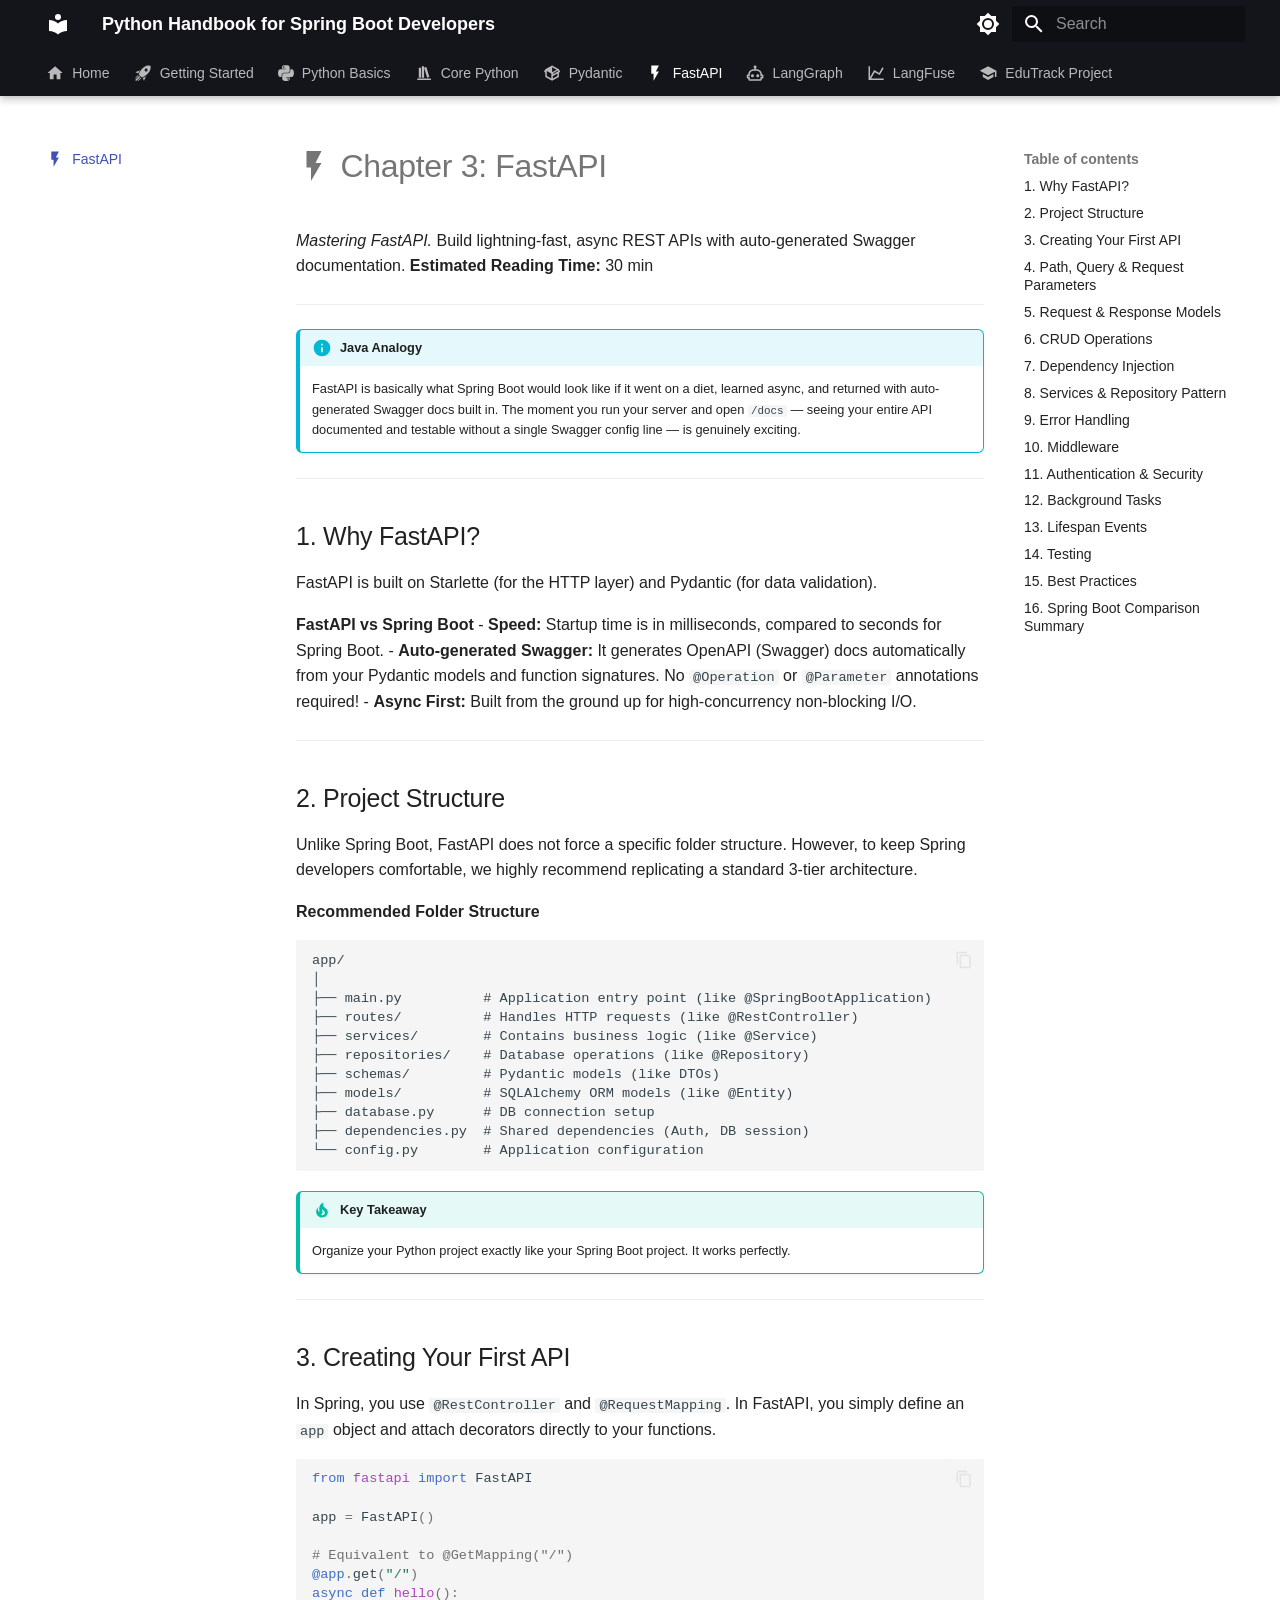
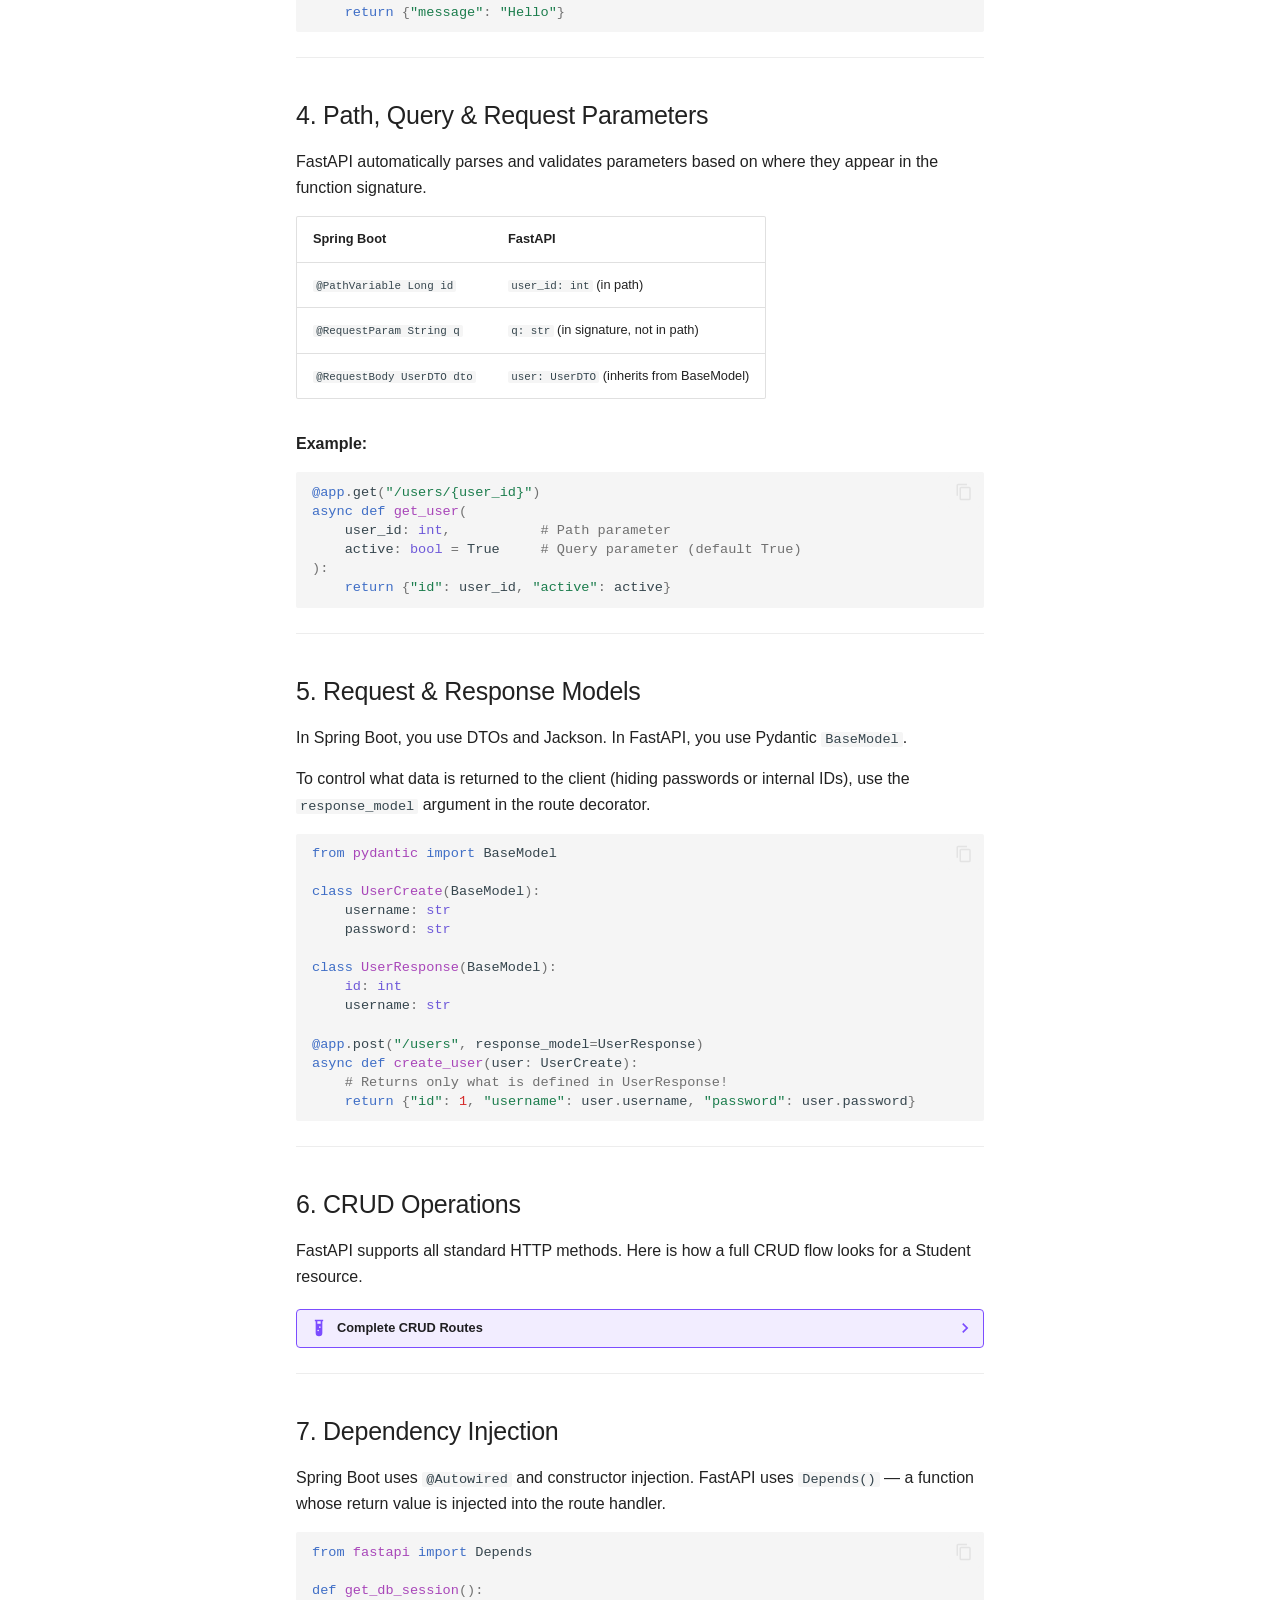
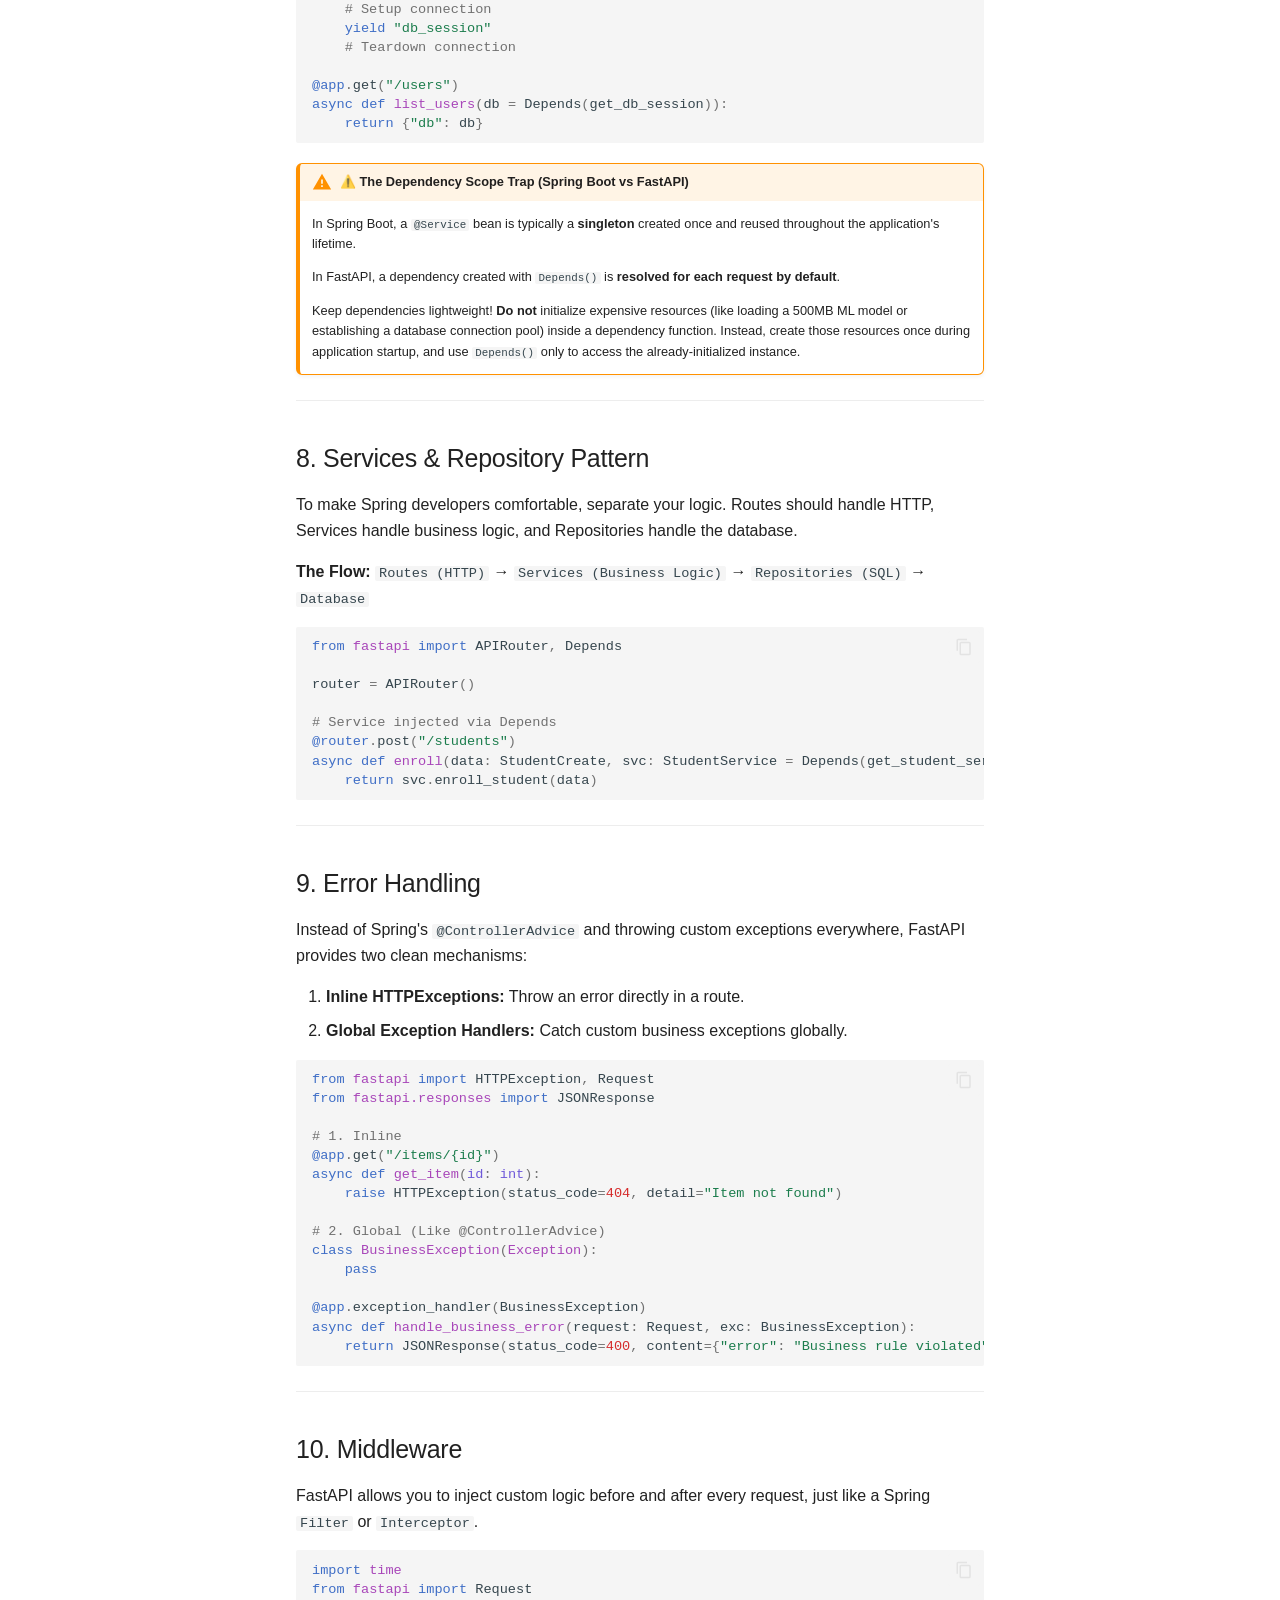
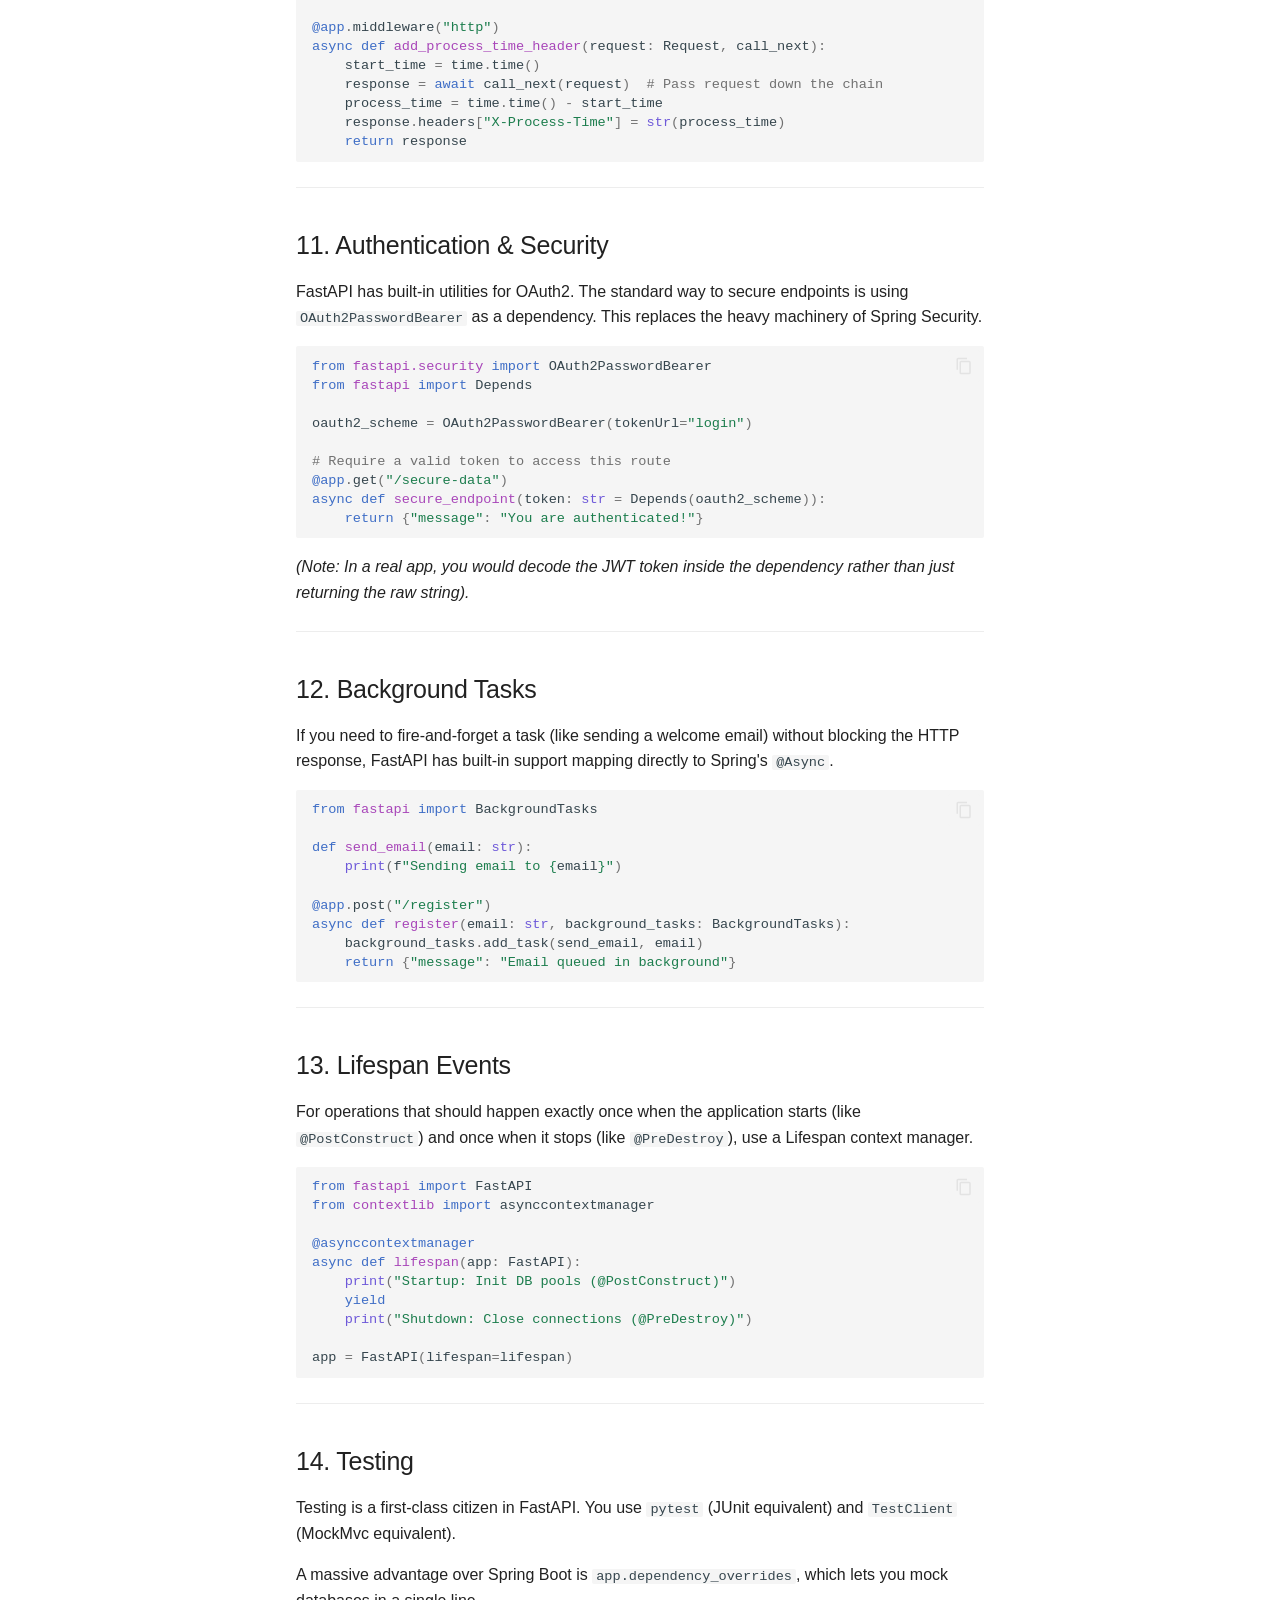
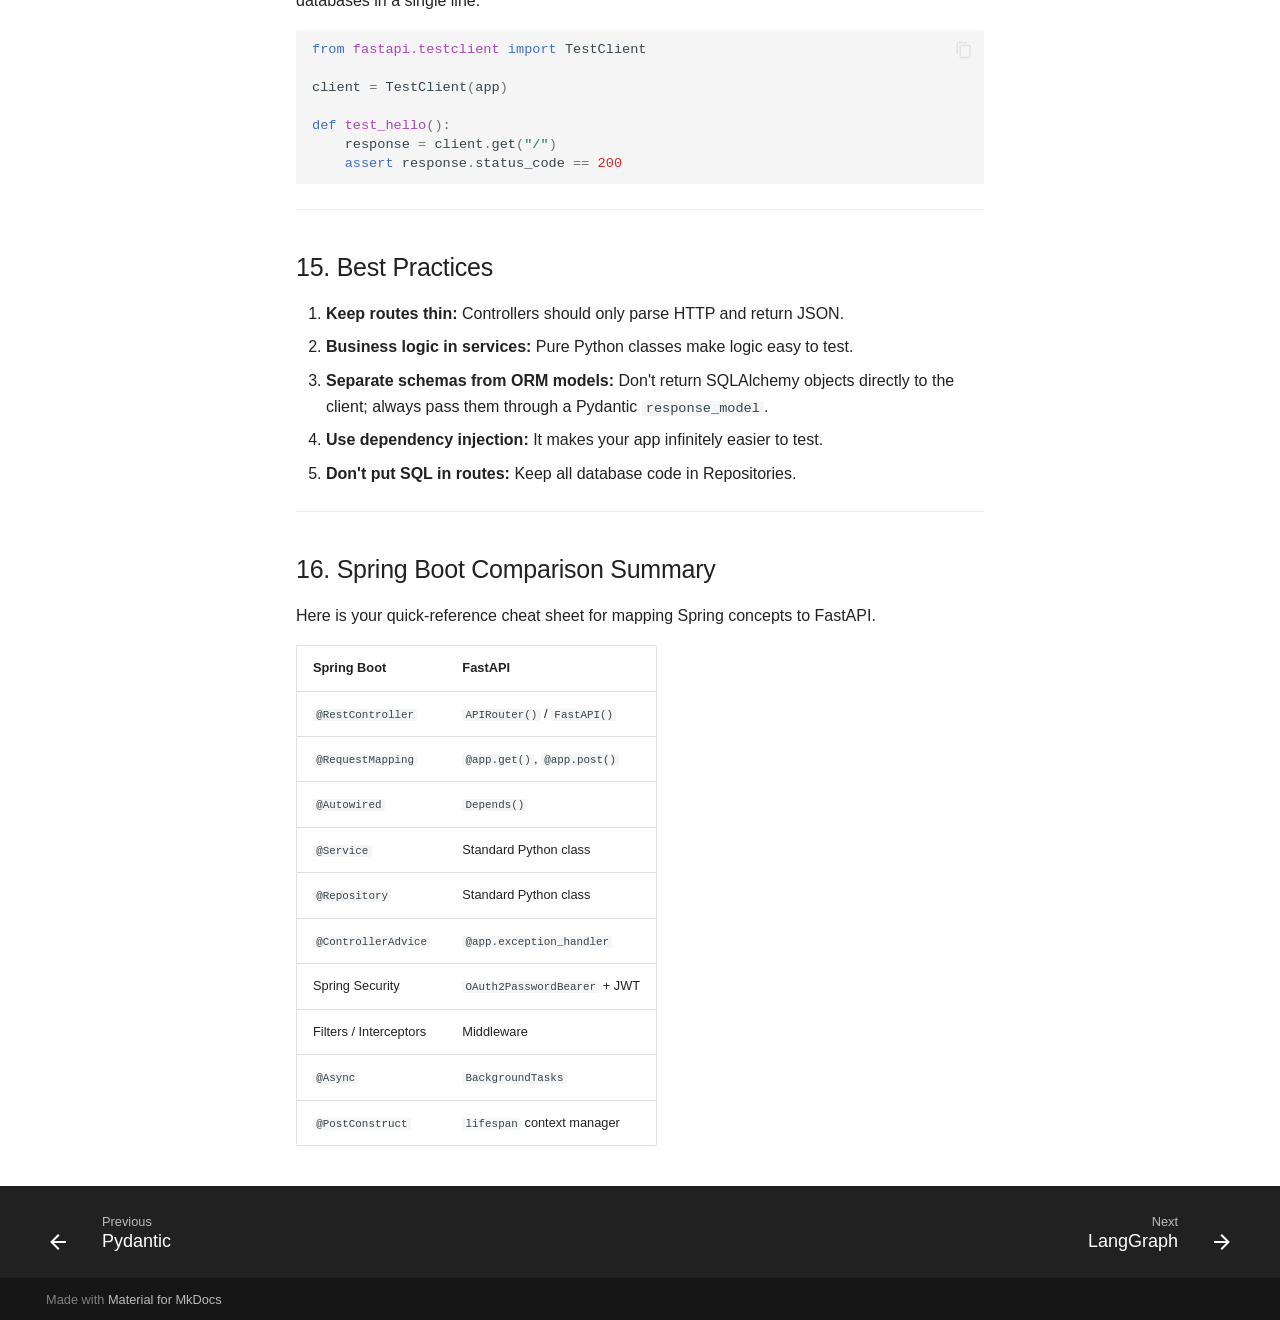
<file: chapter-3/index.html>
<!doctype html>
<html lang="en" class="no-js">
  <head>
    
      <meta charset="utf-8">
      <meta name="viewport" content="width=device-width,initial-scale=1">
      
        <meta name="description" content="Learn Python, FastAPI, Pydantic, LangGraph and LangFuse">
      
      
      
        <link rel="canonical" href="https://your-internal-link.accenture.com/chapter-3/">
      
      
        <link rel="prev" href="../chapter-2/">
      
      
        <link rel="next" href="../chapter-4/">
      
      
        
      
      
      <link rel="icon" href="../assets/favicon.ico">
      <meta name="generator" content="mkdocs-1.6.1, mkdocs-material-9.7.6">
    
    
      
        <title>FastAPI - Python Handbook for Spring Boot Developers</title>
      
    
    
      <link rel="stylesheet" href="../assets/stylesheets/main.484c7ddc.min.css">
      
        
        <link rel="stylesheet" href="../assets/stylesheets/palette.ab4e12ef.min.css">
      
      


    
    
      
    
    
      
        
        
        <link rel="preconnect" href="https://fonts.gstatic.com" crossorigin>
        <link rel="stylesheet" href="https://fonts.googleapis.com/css?family=Roboto:300,300i,400,400i,700,700i%7CRoboto+Mono:400,400i,700,700i&display=fallback">
        <style>:root{--md-text-font:"Roboto";--md-code-font:"Roboto Mono"}</style>
      
    
    
      <link rel="stylesheet" href="../stylesheets/extra.css">
    
    <script>__md_scope=new URL("..",location),__md_hash=e=>[...e].reduce(((e,_)=>(e<<5)-e+_.charCodeAt(0)),0),__md_get=(e,_=localStorage,t=__md_scope)=>JSON.parse(_.getItem(t.pathname+"."+e)),__md_set=(e,_,t=localStorage,a=__md_scope)=>{try{t.setItem(a.pathname+"."+e,JSON.stringify(_))}catch(e){}}</script>
    
      

    
    
  </head>
  
  
    
    
      
    
    
    
    
    <body dir="ltr" data-md-color-scheme="default" data-md-color-primary="black" data-md-color-accent="deep-purple">
  
    
    <input class="md-toggle" data-md-toggle="drawer" type="checkbox" id="__drawer" autocomplete="off">
    <input class="md-toggle" data-md-toggle="search" type="checkbox" id="__search" autocomplete="off">
    <label class="md-overlay" for="__drawer"></label>
    <div data-md-component="skip">
      
        
        <a href="#chapter-3-fastapi" class="md-skip">
          Skip to content
        </a>
      
    </div>
    <div data-md-component="announce">
      
    </div>
    
    
      

  

<header class="md-header md-header--shadow md-header--lifted" data-md-component="header">
  <nav class="md-header__inner md-grid" aria-label="Header">
    <a href=".." title="Python Handbook for Spring Boot Developers" class="md-header__button md-logo" aria-label="Python Handbook for Spring Boot Developers" data-md-component="logo">
      
  
  <svg xmlns="http://www.w3.org/2000/svg" viewBox="0 0 24 24"><path d="M12 8a3 3 0 0 0 3-3 3 3 0 0 0-3-3 3 3 0 0 0-3 3 3 3 0 0 0 3 3m0 3.54C9.64 9.35 6.5 8 3 8v11c3.5 0 6.64 1.35 9 3.54 2.36-2.19 5.5-3.54 9-3.54V8c-3.5 0-6.64 1.35-9 3.54"/></svg>

    </a>
    <label class="md-header__button md-icon" for="__drawer">
      
      <svg xmlns="http://www.w3.org/2000/svg" viewBox="0 0 24 24"><path d="M3 6h18v2H3zm0 5h18v2H3zm0 5h18v2H3z"/></svg>
    </label>
    <div class="md-header__title" data-md-component="header-title">
      <div class="md-header__ellipsis">
        <div class="md-header__topic">
          <span class="md-ellipsis">
            Python Handbook for Spring Boot Developers
          </span>
        </div>
        <div class="md-header__topic" data-md-component="header-topic">
          <span class="md-ellipsis">
            
              FastAPI
            
          </span>
        </div>
      </div>
    </div>
    
      
        <form class="md-header__option" data-md-component="palette">
  
    
    
    
    <input class="md-option" data-md-color-media="(prefers-color-scheme: light)" data-md-color-scheme="default" data-md-color-primary="black" data-md-color-accent="deep-purple"  aria-label="Switch to dark mode"  type="radio" name="__palette" id="__palette_0">
    
      <label class="md-header__button md-icon" title="Switch to dark mode" for="__palette_1" hidden>
        <svg xmlns="http://www.w3.org/2000/svg" viewBox="0 0 24 24"><path d="M12 8a4 4 0 0 0-4 4 4 4 0 0 0 4 4 4 4 0 0 0 4-4 4 4 0 0 0-4-4m0 10a6 6 0 0 1-6-6 6 6 0 0 1 6-6 6 6 0 0 1 6 6 6 6 0 0 1-6 6m8-9.31V4h-4.69L12 .69 8.69 4H4v4.69L.69 12 4 15.31V20h4.69L12 23.31 15.31 20H20v-4.69L23.31 12z"/></svg>
      </label>
    
  
    
    
    
    <input class="md-option" data-md-color-media="(prefers-color-scheme: dark)" data-md-color-scheme="slate" data-md-color-primary="black" data-md-color-accent="purple"  aria-label="Switch to light mode"  type="radio" name="__palette" id="__palette_1">
    
      <label class="md-header__button md-icon" title="Switch to light mode" for="__palette_0" hidden>
        <svg xmlns="http://www.w3.org/2000/svg" viewBox="0 0 24 24"><path d="M12 18c-.89 0-1.74-.2-2.5-.55C11.56 16.5 13 14.42 13 12s-1.44-4.5-3.5-5.45C10.26 6.2 11.11 6 12 6a6 6 0 0 1 6 6 6 6 0 0 1-6 6m8-9.31V4h-4.69L12 .69 8.69 4H4v4.69L.69 12 4 15.31V20h4.69L12 23.31 15.31 20H20v-4.69L23.31 12z"/></svg>
      </label>
    
  
</form>
      
    
    
      <script>var palette=__md_get("__palette");if(palette&&palette.color){if("(prefers-color-scheme)"===palette.color.media){var media=matchMedia("(prefers-color-scheme: light)"),input=document.querySelector(media.matches?"[data-md-color-media='(prefers-color-scheme: light)']":"[data-md-color-media='(prefers-color-scheme: dark)']");palette.color.media=input.getAttribute("data-md-color-media"),palette.color.scheme=input.getAttribute("data-md-color-scheme"),palette.color.primary=input.getAttribute("data-md-color-primary"),palette.color.accent=input.getAttribute("data-md-color-accent")}for(var[key,value]of Object.entries(palette.color))document.body.setAttribute("data-md-color-"+key,value)}</script>
    
    
    
      
      
        <label class="md-header__button md-icon" for="__search">
          
          <svg xmlns="http://www.w3.org/2000/svg" viewBox="0 0 24 24"><path d="M9.5 3A6.5 6.5 0 0 1 16 9.5c0 1.61-.59 3.09-1.56 4.23l.27.27h.79l5 5-1.5 1.5-5-5v-.79l-.27-.27A6.52 6.52 0 0 1 9.5 16 6.5 6.5 0 0 1 3 9.5 6.5 6.5 0 0 1 9.5 3m0 2C7 5 5 7 5 9.5S7 14 9.5 14 14 12 14 9.5 12 5 9.5 5"/></svg>
        </label>
        <div class="md-search" data-md-component="search" role="dialog">
  <label class="md-search__overlay" for="__search"></label>
  <div class="md-search__inner" role="search">
    <form class="md-search__form" name="search">
      <input type="text" class="md-search__input" name="query" aria-label="Search" placeholder="Search" autocapitalize="off" autocorrect="off" autocomplete="off" spellcheck="false" data-md-component="search-query" required>
      <label class="md-search__icon md-icon" for="__search">
        
        <svg xmlns="http://www.w3.org/2000/svg" viewBox="0 0 24 24"><path d="M9.5 3A6.5 6.5 0 0 1 16 9.5c0 1.61-.59 3.09-1.56 4.23l.27.27h.79l5 5-1.5 1.5-5-5v-.79l-.27-.27A6.52 6.52 0 0 1 9.5 16 6.5 6.5 0 0 1 3 9.5 6.5 6.5 0 0 1 9.5 3m0 2C7 5 5 7 5 9.5S7 14 9.5 14 14 12 14 9.5 12 5 9.5 5"/></svg>
        
        <svg xmlns="http://www.w3.org/2000/svg" viewBox="0 0 24 24"><path d="M20 11v2H8l5.5 5.5-1.42 1.42L4.16 12l7.92-7.92L13.5 5.5 8 11z"/></svg>
      </label>
      <nav class="md-search__options" aria-label="Search">
        
        <button type="reset" class="md-search__icon md-icon" title="Clear" aria-label="Clear" tabindex="-1">
          
          <svg xmlns="http://www.w3.org/2000/svg" viewBox="0 0 24 24"><path d="M19 6.41 17.59 5 12 10.59 6.41 5 5 6.41 10.59 12 5 17.59 6.41 19 12 13.41 17.59 19 19 17.59 13.41 12z"/></svg>
        </button>
      </nav>
      
        <div class="md-search__suggest" data-md-component="search-suggest"></div>
      
    </form>
    <div class="md-search__output">
      <div class="md-search__scrollwrap" tabindex="0" data-md-scrollfix>
        <div class="md-search-result" data-md-component="search-result">
          <div class="md-search-result__meta">
            Initializing search
          </div>
          <ol class="md-search-result__list" role="presentation"></ol>
        </div>
      </div>
    </div>
  </div>
</div>
      
    
    
  </nav>
  
    
      
<nav class="md-tabs" aria-label="Tabs" data-md-component="tabs">
  <div class="md-grid">
    <ul class="md-tabs__list">
      
        
  
  
  
  
    <li class="md-tabs__item">
      <a href=".." class="md-tabs__link">
        
  
  
    
      <svg xmlns="http://www.w3.org/2000/svg" viewBox="0 0 24 24"><path d="M10 20v-6h4v6h5v-8h3L12 3 2 12h3v8z"/></svg>
    
  
  Home

      </a>
    </li>
  

      
        
  
  
  
  
    <li class="md-tabs__item">
      <a href="../getting-started/" class="md-tabs__link">
        
  
  
    
      <svg xmlns="http://www.w3.org/2000/svg" viewBox="0 0 24 24"><path d="m13.13 22.19-1.63-3.83c1.57-.58 3.04-1.36 4.4-2.27zM5.64 12.5l-3.83-1.63 6.1-2.77C7 9.46 6.22 10.93 5.64 12.5M21.61 2.39S16.66.269 11 5.93c-2.19 2.19-3.5 4.6-4.35 6.71-.28.75-.09 1.57.46 2.13l2.13 2.12c.55.56 1.37.74 2.12.46A19.1 19.1 0 0 0 18.07 13c5.66-5.66 3.54-10.61 3.54-10.61m-7.07 7.07c-.78-.78-.78-2.05 0-2.83s2.05-.78 2.83 0c.77.78.78 2.05 0 2.83s-2.05.78-2.83 0m-5.66 7.07-1.41-1.41zM6.24 22l3.64-3.64c-.34-.09-.67-.24-.97-.45L4.83 22zM2 22h1.41l4.77-4.76-1.42-1.41L2 20.59zm0-2.83 4.09-4.08c-.21-.3-.36-.62-.45-.97L2 17.76z"/></svg>
    
  
  Getting Started

      </a>
    </li>
  

      
        
  
  
  
  
    <li class="md-tabs__item">
      <a href="../chapter-0/" class="md-tabs__link">
        
  
  
    
      <svg xmlns="http://www.w3.org/2000/svg" viewBox="0 0 448 512"><!--! Font Awesome Free 7.1.0 by @fontawesome - https://fontawesome.com License - https://fontawesome.com/license/free (Icons: CC BY 4.0, Fonts: SIL OFL 1.1, Code: MIT License) Copyright 2025 Fonticons, Inc.--><path d="M439.8 200.5c-7.7-30.9-22.3-54.2-53.4-54.2h-40.1v47.4c0 36.8-31.2 67.8-66.8 67.8H172.7c-29.2 0-53.4 25-53.4 54.3v101.8c0 29 25.2 46 53.4 54.3 33.8 9.9 66.3 11.7 106.8 0 26.9-7.8 53.4-23.5 53.4-54.3v-40.7H226.2v-13.6h160.2c31.1 0 42.6-21.7 53.4-54.2 11.2-33.5 10.7-65.7 0-108.6M286.2 444.7a20.4 20.4 0 1 1 0-40.7 20.4 20.4 0 1 1 0 40.7M167.8 248.1h106.8c29.7 0 53.4-24.5 53.4-54.3V91.9c0-29-24.4-50.7-53.4-55.6-35.8-5.9-74.7-5.6-106.8.1-45.2 8-53.4 24.7-53.4 55.6v40.7h106.9v13.6h-147c-31.1 0-58.3 18.7-66.8 54.2-9.8 40.7-10.2 66.1 0 108.6 7.6 31.6 25.7 54.2 56.8 54.2H101v-48.8c0-35.3 30.5-66.4 66.8-66.4m-6.6-183.4a20.4 20.4 0 1 1 0 40.8 20.4 20.4 0 1 1 0-40.8"/></svg>
    
  
  Python Basics

      </a>
    </li>
  

      
        
  
  
  
  
    <li class="md-tabs__item">
      <a href="../chapter-1/" class="md-tabs__link">
        
  
  
    
      <svg xmlns="http://www.w3.org/2000/svg" viewBox="0 0 24 24"><path d="M9 3v15h3V3zm3 2 4 13 3-1-4-13zM5 5v13h3V5zM3 19v2h18v-2z"/></svg>
    
  
  Core Python

      </a>
    </li>
  

      
        
  
  
  
  
    <li class="md-tabs__item">
      <a href="../chapter-2/" class="md-tabs__link">
        
  
  
    
      <svg xmlns="http://www.w3.org/2000/svg" viewBox="0 0 24 24"><path d="M2 10.96a.985.985 0 0 1-.37-1.37L3.13 7c.11-.2.28-.34.47-.42l7.83-4.4c.16-.12.36-.18.57-.18s.41.06.57.18l7.9 4.44c.19.1.35.26.44.46l1.45 2.52c.28.48.11 1.09-.36 1.36l-1 .58v4.96c0 .38-.21.71-.53.88l-7.9 4.44c-.16.12-.36.18-.57.18s-.41-.06-.57-.18l-7.9-4.44A.99.99 0 0 1 3 16.5v-5.54c-.3.17-.68.18-1 0m10-6.81v6.7l5.96-3.35zM5 15.91l6 3.38v-6.71L5 9.21zm14 0v-3.22l-5 2.9c-.33.18-.7.17-1 .01v3.69zm-5.15-2.55 6.28-3.63-.58-1.01-6.28 3.63z"/></svg>
    
  
  Pydantic

      </a>
    </li>
  

      
        
  
  
  
    
  
  
    <li class="md-tabs__item md-tabs__item--active">
      <a href="./" class="md-tabs__link">
        
  
  
    
      <svg xmlns="http://www.w3.org/2000/svg" viewBox="0 0 24 24"><path d="M7 2v11h3v9l7-12h-4l4-8z"/></svg>
    
  
  FastAPI

      </a>
    </li>
  

      
        
  
  
  
  
    <li class="md-tabs__item">
      <a href="../chapter-4/" class="md-tabs__link">
        
  
  
    
      <svg xmlns="http://www.w3.org/2000/svg" viewBox="0 0 24 24"><path d="M17.5 15.5c0 1.11-.89 2-2 2s-2-.89-2-2 .9-2 2-2 2 .9 2 2m-9-2c-1.1 0-2 .9-2 2s.9 2 2 2 2-.89 2-2-.89-2-2-2M23 15v3c0 .55-.45 1-1 1h-1v1c0 1.11-.89 2-2 2H5a2 2 0 0 1-2-2v-1H2c-.55 0-1-.45-1-1v-3c0-.55.45-1 1-1h1c0-3.87 3.13-7 7-7h1V5.73c-.6-.34-1-.99-1-1.73 0-1.1.9-2 2-2s2 .9 2 2c0 .74-.4 1.39-1 1.73V7h1c3.87 0 7 3.13 7 7h1c.55 0 1 .45 1 1m-2 1h-2v-2c0-2.76-2.24-5-5-5h-4c-2.76 0-5 2.24-5 5v2H3v1h2v3h14v-3h2z"/></svg>
    
  
  LangGraph

      </a>
    </li>
  

      
        
  
  
  
  
    <li class="md-tabs__item">
      <a href="../chapter-5/" class="md-tabs__link">
        
  
  
    
      <svg xmlns="http://www.w3.org/2000/svg" viewBox="0 0 24 24"><path d="m16 11.78 4.24-7.33 1.73 1-5.23 9.05-6.51-3.75L5.46 19H22v2H2V3h2v14.54L9.5 8z"/></svg>
    
  
  LangFuse

      </a>
    </li>
  

      
        
  
  
  
  
    <li class="md-tabs__item">
      <a href="../chapter-6/" class="md-tabs__link">
        
  
  
    
      <svg xmlns="http://www.w3.org/2000/svg" viewBox="0 0 24 24"><path d="M12 3 1 9l11 6 9-4.91V17h2V9M5 13.18v4L12 21l7-3.82v-4L12 17z"/></svg>
    
  
  EduTrack Project

      </a>
    </li>
  

      
    </ul>
  </div>
</nav>
    
  
</header>
    
    <div class="md-container" data-md-component="container">
      
      
        
      
      <main class="md-main" data-md-component="main">
        <div class="md-main__inner md-grid">
          
            
              
              <div class="md-sidebar md-sidebar--primary" data-md-component="sidebar" data-md-type="navigation" >
                <div class="md-sidebar__scrollwrap">
                  <div class="md-sidebar__inner">
                    


  


<nav class="md-nav md-nav--primary md-nav--lifted" aria-label="Navigation" data-md-level="0">
  <label class="md-nav__title" for="__drawer">
    <a href=".." title="Python Handbook for Spring Boot Developers" class="md-nav__button md-logo" aria-label="Python Handbook for Spring Boot Developers" data-md-component="logo">
      
  
  <svg xmlns="http://www.w3.org/2000/svg" viewBox="0 0 24 24"><path d="M12 8a3 3 0 0 0 3-3 3 3 0 0 0-3-3 3 3 0 0 0-3 3 3 3 0 0 0 3 3m0 3.54C9.64 9.35 6.5 8 3 8v11c3.5 0 6.64 1.35 9 3.54 2.36-2.19 5.5-3.54 9-3.54V8c-3.5 0-6.64 1.35-9 3.54"/></svg>

    </a>
    Python Handbook for Spring Boot Developers
  </label>
  
  <ul class="md-nav__list" data-md-scrollfix>
    
      
      
  
  
  
  
    <li class="md-nav__item">
      <a href=".." class="md-nav__link">
        
  
  
    <svg xmlns="http://www.w3.org/2000/svg" viewBox="0 0 24 24"><path d="M10 20v-6h4v6h5v-8h3L12 3 2 12h3v8z"/></svg>
  
  <span class="md-ellipsis">
    
  
    Home
  

    
  </span>
  
  

      </a>
    </li>
  

    
      
      
  
  
  
  
    <li class="md-nav__item">
      <a href="../getting-started/" class="md-nav__link">
        
  
  
    <svg xmlns="http://www.w3.org/2000/svg" viewBox="0 0 24 24"><path d="m13.13 22.19-1.63-3.83c1.57-.58 3.04-1.36 4.4-2.27zM5.64 12.5l-3.83-1.63 6.1-2.77C7 9.46 6.22 10.93 5.64 12.5M21.61 2.39S16.66.269 11 5.93c-2.19 2.19-3.5 4.6-4.35 6.71-.28.75-.09 1.57.46 2.13l2.13 2.12c.55.56 1.37.74 2.12.46A19.1 19.1 0 0 0 18.07 13c5.66-5.66 3.54-10.61 3.54-10.61m-7.07 7.07c-.78-.78-.78-2.05 0-2.83s2.05-.78 2.83 0c.77.78.78 2.05 0 2.83s-2.05.78-2.83 0m-5.66 7.07-1.41-1.41zM6.24 22l3.64-3.64c-.34-.09-.67-.24-.97-.45L4.83 22zM2 22h1.41l4.77-4.76-1.42-1.41L2 20.59zm0-2.83 4.09-4.08c-.21-.3-.36-.62-.45-.97L2 17.76z"/></svg>
  
  <span class="md-ellipsis">
    
  
    Getting Started
  

    
  </span>
  
  

      </a>
    </li>
  

    
      
      
  
  
  
  
    <li class="md-nav__item">
      <a href="../chapter-0/" class="md-nav__link">
        
  
  
    <svg xmlns="http://www.w3.org/2000/svg" viewBox="0 0 448 512"><!--! Font Awesome Free 7.1.0 by @fontawesome - https://fontawesome.com License - https://fontawesome.com/license/free (Icons: CC BY 4.0, Fonts: SIL OFL 1.1, Code: MIT License) Copyright 2025 Fonticons, Inc.--><path d="M439.8 200.5c-7.7-30.9-22.3-54.2-53.4-54.2h-40.1v47.4c0 36.8-31.2 67.8-66.8 67.8H172.7c-29.2 0-53.4 25-53.4 54.3v101.8c0 29 25.2 46 53.4 54.3 33.8 9.9 66.3 11.7 106.8 0 26.9-7.8 53.4-23.5 53.4-54.3v-40.7H226.2v-13.6h160.2c31.1 0 42.6-21.7 53.4-54.2 11.2-33.5 10.7-65.7 0-108.6M286.2 444.7a20.4 20.4 0 1 1 0-40.7 20.4 20.4 0 1 1 0 40.7M167.8 248.1h106.8c29.7 0 53.4-24.5 53.4-54.3V91.9c0-29-24.4-50.7-53.4-55.6-35.8-5.9-74.7-5.6-106.8.1-45.2 8-53.4 24.7-53.4 55.6v40.7h106.9v13.6h-147c-31.1 0-58.3 18.7-66.8 54.2-9.8 40.7-10.2 66.1 0 108.6 7.6 31.6 25.7 54.2 56.8 54.2H101v-48.8c0-35.3 30.5-66.4 66.8-66.4m-6.6-183.4a20.4 20.4 0 1 1 0 40.8 20.4 20.4 0 1 1 0-40.8"/></svg>
  
  <span class="md-ellipsis">
    
  
    Python Basics
  

    
  </span>
  
  

      </a>
    </li>
  

    
      
      
  
  
  
  
    <li class="md-nav__item">
      <a href="../chapter-1/" class="md-nav__link">
        
  
  
    <svg xmlns="http://www.w3.org/2000/svg" viewBox="0 0 24 24"><path d="M9 3v15h3V3zm3 2 4 13 3-1-4-13zM5 5v13h3V5zM3 19v2h18v-2z"/></svg>
  
  <span class="md-ellipsis">
    
  
    Core Python
  

    
  </span>
  
  

      </a>
    </li>
  

    
      
      
  
  
  
  
    <li class="md-nav__item">
      <a href="../chapter-2/" class="md-nav__link">
        
  
  
    <svg xmlns="http://www.w3.org/2000/svg" viewBox="0 0 24 24"><path d="M2 10.96a.985.985 0 0 1-.37-1.37L3.13 7c.11-.2.28-.34.47-.42l7.83-4.4c.16-.12.36-.18.57-.18s.41.06.57.18l7.9 4.44c.19.1.35.26.44.46l1.45 2.52c.28.48.11 1.09-.36 1.36l-1 .58v4.96c0 .38-.21.71-.53.88l-7.9 4.44c-.16.12-.36.18-.57.18s-.41-.06-.57-.18l-7.9-4.44A.99.99 0 0 1 3 16.5v-5.54c-.3.17-.68.18-1 0m10-6.81v6.7l5.96-3.35zM5 15.91l6 3.38v-6.71L5 9.21zm14 0v-3.22l-5 2.9c-.33.18-.7.17-1 .01v3.69zm-5.15-2.55 6.28-3.63-.58-1.01-6.28 3.63z"/></svg>
  
  <span class="md-ellipsis">
    
  
    Pydantic
  

    
  </span>
  
  

      </a>
    </li>
  

    
      
      
  
  
    
  
  
  
    <li class="md-nav__item md-nav__item--active">
      
      <input class="md-nav__toggle md-toggle" type="checkbox" id="__toc">
      
      
        
      
      
        <label class="md-nav__link md-nav__link--active" for="__toc">
          
  
  
    <svg xmlns="http://www.w3.org/2000/svg" viewBox="0 0 24 24"><path d="M7 2v11h3v9l7-12h-4l4-8z"/></svg>
  
  <span class="md-ellipsis">
    
  
    FastAPI
  

    
  </span>
  
  

          <span class="md-nav__icon md-icon"></span>
        </label>
      
      <a href="./" class="md-nav__link md-nav__link--active">
        
  
  
    <svg xmlns="http://www.w3.org/2000/svg" viewBox="0 0 24 24"><path d="M7 2v11h3v9l7-12h-4l4-8z"/></svg>
  
  <span class="md-ellipsis">
    
  
    FastAPI
  

    
  </span>
  
  

      </a>
      
        

<nav class="md-nav md-nav--secondary" aria-label="Table of contents">
  
  
  
    
  
  
    <label class="md-nav__title" for="__toc">
      <span class="md-nav__icon md-icon"></span>
      Table of contents
    </label>
    <ul class="md-nav__list" data-md-component="toc" data-md-scrollfix>
      
        <li class="md-nav__item">
  <a href="#1-why-fastapi" class="md-nav__link">
    <span class="md-ellipsis">
      
        1. Why FastAPI?
      
    </span>
  </a>
  
</li>
      
        <li class="md-nav__item">
  <a href="#2-project-structure" class="md-nav__link">
    <span class="md-ellipsis">
      
        2. Project Structure
      
    </span>
  </a>
  
</li>
      
        <li class="md-nav__item">
  <a href="#3-creating-your-first-api" class="md-nav__link">
    <span class="md-ellipsis">
      
        3. Creating Your First API
      
    </span>
  </a>
  
</li>
      
        <li class="md-nav__item">
  <a href="#4-path-query-request-parameters" class="md-nav__link">
    <span class="md-ellipsis">
      
        4. Path, Query &amp; Request Parameters
      
    </span>
  </a>
  
</li>
      
        <li class="md-nav__item">
  <a href="#5-request-response-models" class="md-nav__link">
    <span class="md-ellipsis">
      
        5. Request &amp; Response Models
      
    </span>
  </a>
  
</li>
      
        <li class="md-nav__item">
  <a href="#6-crud-operations" class="md-nav__link">
    <span class="md-ellipsis">
      
        6. CRUD Operations
      
    </span>
  </a>
  
</li>
      
        <li class="md-nav__item">
  <a href="#7-dependency-injection" class="md-nav__link">
    <span class="md-ellipsis">
      
        7. Dependency Injection
      
    </span>
  </a>
  
</li>
      
        <li class="md-nav__item">
  <a href="#8-services-repository-pattern" class="md-nav__link">
    <span class="md-ellipsis">
      
        8. Services &amp; Repository Pattern
      
    </span>
  </a>
  
</li>
      
        <li class="md-nav__item">
  <a href="#9-error-handling" class="md-nav__link">
    <span class="md-ellipsis">
      
        9. Error Handling
      
    </span>
  </a>
  
</li>
      
        <li class="md-nav__item">
  <a href="#10-middleware" class="md-nav__link">
    <span class="md-ellipsis">
      
        10. Middleware
      
    </span>
  </a>
  
</li>
      
        <li class="md-nav__item">
  <a href="#11-authentication-security" class="md-nav__link">
    <span class="md-ellipsis">
      
        11. Authentication &amp; Security
      
    </span>
  </a>
  
</li>
      
        <li class="md-nav__item">
  <a href="#12-background-tasks" class="md-nav__link">
    <span class="md-ellipsis">
      
        12. Background Tasks
      
    </span>
  </a>
  
</li>
      
        <li class="md-nav__item">
  <a href="#13-lifespan-events" class="md-nav__link">
    <span class="md-ellipsis">
      
        13. Lifespan Events
      
    </span>
  </a>
  
</li>
      
        <li class="md-nav__item">
  <a href="#14-testing" class="md-nav__link">
    <span class="md-ellipsis">
      
        14. Testing
      
    </span>
  </a>
  
</li>
      
        <li class="md-nav__item">
  <a href="#15-best-practices" class="md-nav__link">
    <span class="md-ellipsis">
      
        15. Best Practices
      
    </span>
  </a>
  
</li>
      
        <li class="md-nav__item">
  <a href="#16-spring-boot-comparison-summary" class="md-nav__link">
    <span class="md-ellipsis">
      
        16. Spring Boot Comparison Summary
      
    </span>
  </a>
  
</li>
      
    </ul>
  
</nav>
      
    </li>
  

    
      
      
  
  
  
  
    <li class="md-nav__item">
      <a href="../chapter-4/" class="md-nav__link">
        
  
  
    <svg xmlns="http://www.w3.org/2000/svg" viewBox="0 0 24 24"><path d="M17.5 15.5c0 1.11-.89 2-2 2s-2-.89-2-2 .9-2 2-2 2 .9 2 2m-9-2c-1.1 0-2 .9-2 2s.9 2 2 2 2-.89 2-2-.89-2-2-2M23 15v3c0 .55-.45 1-1 1h-1v1c0 1.11-.89 2-2 2H5a2 2 0 0 1-2-2v-1H2c-.55 0-1-.45-1-1v-3c0-.55.45-1 1-1h1c0-3.87 3.13-7 7-7h1V5.73c-.6-.34-1-.99-1-1.73 0-1.1.9-2 2-2s2 .9 2 2c0 .74-.4 1.39-1 1.73V7h1c3.87 0 7 3.13 7 7h1c.55 0 1 .45 1 1m-2 1h-2v-2c0-2.76-2.24-5-5-5h-4c-2.76 0-5 2.24-5 5v2H3v1h2v3h14v-3h2z"/></svg>
  
  <span class="md-ellipsis">
    
  
    LangGraph
  

    
  </span>
  
  

      </a>
    </li>
  

    
      
      
  
  
  
  
    <li class="md-nav__item">
      <a href="../chapter-5/" class="md-nav__link">
        
  
  
    <svg xmlns="http://www.w3.org/2000/svg" viewBox="0 0 24 24"><path d="m16 11.78 4.24-7.33 1.73 1-5.23 9.05-6.51-3.75L5.46 19H22v2H2V3h2v14.54L9.5 8z"/></svg>
  
  <span class="md-ellipsis">
    
  
    LangFuse
  

    
  </span>
  
  

      </a>
    </li>
  

    
      
      
  
  
  
  
    <li class="md-nav__item">
      <a href="../chapter-6/" class="md-nav__link">
        
  
  
    <svg xmlns="http://www.w3.org/2000/svg" viewBox="0 0 24 24"><path d="M12 3 1 9l11 6 9-4.91V17h2V9M5 13.18v4L12 21l7-3.82v-4L12 17z"/></svg>
  
  <span class="md-ellipsis">
    
  
    EduTrack Project
  

    
  </span>
  
  

      </a>
    </li>
  

    
  </ul>
</nav>
                  </div>
                </div>
              </div>
            
            
              
              <div class="md-sidebar md-sidebar--secondary" data-md-component="sidebar" data-md-type="toc" >
                <div class="md-sidebar__scrollwrap">
                  <div class="md-sidebar__inner">
                    

<nav class="md-nav md-nav--secondary" aria-label="Table of contents">
  
  
  
    
  
  
    <label class="md-nav__title" for="__toc">
      <span class="md-nav__icon md-icon"></span>
      Table of contents
    </label>
    <ul class="md-nav__list" data-md-component="toc" data-md-scrollfix>
      
        <li class="md-nav__item">
  <a href="#1-why-fastapi" class="md-nav__link">
    <span class="md-ellipsis">
      
        1. Why FastAPI?
      
    </span>
  </a>
  
</li>
      
        <li class="md-nav__item">
  <a href="#2-project-structure" class="md-nav__link">
    <span class="md-ellipsis">
      
        2. Project Structure
      
    </span>
  </a>
  
</li>
      
        <li class="md-nav__item">
  <a href="#3-creating-your-first-api" class="md-nav__link">
    <span class="md-ellipsis">
      
        3. Creating Your First API
      
    </span>
  </a>
  
</li>
      
        <li class="md-nav__item">
  <a href="#4-path-query-request-parameters" class="md-nav__link">
    <span class="md-ellipsis">
      
        4. Path, Query &amp; Request Parameters
      
    </span>
  </a>
  
</li>
      
        <li class="md-nav__item">
  <a href="#5-request-response-models" class="md-nav__link">
    <span class="md-ellipsis">
      
        5. Request &amp; Response Models
      
    </span>
  </a>
  
</li>
      
        <li class="md-nav__item">
  <a href="#6-crud-operations" class="md-nav__link">
    <span class="md-ellipsis">
      
        6. CRUD Operations
      
    </span>
  </a>
  
</li>
      
        <li class="md-nav__item">
  <a href="#7-dependency-injection" class="md-nav__link">
    <span class="md-ellipsis">
      
        7. Dependency Injection
      
    </span>
  </a>
  
</li>
      
        <li class="md-nav__item">
  <a href="#8-services-repository-pattern" class="md-nav__link">
    <span class="md-ellipsis">
      
        8. Services &amp; Repository Pattern
      
    </span>
  </a>
  
</li>
      
        <li class="md-nav__item">
  <a href="#9-error-handling" class="md-nav__link">
    <span class="md-ellipsis">
      
        9. Error Handling
      
    </span>
  </a>
  
</li>
      
        <li class="md-nav__item">
  <a href="#10-middleware" class="md-nav__link">
    <span class="md-ellipsis">
      
        10. Middleware
      
    </span>
  </a>
  
</li>
      
        <li class="md-nav__item">
  <a href="#11-authentication-security" class="md-nav__link">
    <span class="md-ellipsis">
      
        11. Authentication &amp; Security
      
    </span>
  </a>
  
</li>
      
        <li class="md-nav__item">
  <a href="#12-background-tasks" class="md-nav__link">
    <span class="md-ellipsis">
      
        12. Background Tasks
      
    </span>
  </a>
  
</li>
      
        <li class="md-nav__item">
  <a href="#13-lifespan-events" class="md-nav__link">
    <span class="md-ellipsis">
      
        13. Lifespan Events
      
    </span>
  </a>
  
</li>
      
        <li class="md-nav__item">
  <a href="#14-testing" class="md-nav__link">
    <span class="md-ellipsis">
      
        14. Testing
      
    </span>
  </a>
  
</li>
      
        <li class="md-nav__item">
  <a href="#15-best-practices" class="md-nav__link">
    <span class="md-ellipsis">
      
        15. Best Practices
      
    </span>
  </a>
  
</li>
      
        <li class="md-nav__item">
  <a href="#16-spring-boot-comparison-summary" class="md-nav__link">
    <span class="md-ellipsis">
      
        16. Spring Boot Comparison Summary
      
    </span>
  </a>
  
</li>
      
    </ul>
  
</nav>
                  </div>
                </div>
              </div>
            
          
          
            <div class="md-content" data-md-component="content">
              
              <article class="md-content__inner md-typeset">
                
                  



<h1 id="chapter-3-fastapi"><span class="twemoji"><svg xmlns="http://www.w3.org/2000/svg" viewBox="0 0 24 24"><path d="M7 2v11h3v9l7-12h-4l4-8z"/></svg></span> Chapter 3: FastAPI<a class="headerlink" href="#chapter-3-fastapi" title="Permanent link">&para;</a></h1>
<p><em>Mastering FastAPI.</em>
Build lightning-fast, async REST APIs with auto-generated Swagger documentation.
<strong>Estimated Reading Time:</strong> 30 min</p>
<hr />
<div class="admonition info">
<p class="admonition-title">Java Analogy</p>
<p>FastAPI is basically what Spring Boot would look like if it went on a diet, learned async, and returned with auto-generated Swagger docs built in. The moment you run your server and open <code>/docs</code> — seeing your entire API documented and testable without a single Swagger config line — is genuinely exciting.</p>
</div>
<hr />
<h2 id="1-why-fastapi">1. Why FastAPI?<a class="headerlink" href="#1-why-fastapi" title="Permanent link">&para;</a></h2>
<p>FastAPI is built on Starlette (for the HTTP layer) and Pydantic (for data validation). </p>
<p><strong>FastAPI vs Spring Boot</strong>
- <strong>Speed:</strong> Startup time is in milliseconds, compared to seconds for Spring Boot.
- <strong>Auto-generated Swagger:</strong> It generates OpenAPI (Swagger) docs automatically from your Pydantic models and function signatures. No <code>@Operation</code> or <code>@Parameter</code> annotations required!
- <strong>Async First:</strong> Built from the ground up for high-concurrency non-blocking I/O.</p>
<hr />
<h2 id="2-project-structure">2. Project Structure<a class="headerlink" href="#2-project-structure" title="Permanent link">&para;</a></h2>
<p>Unlike Spring Boot, FastAPI does not force a specific folder structure. However, to keep Spring developers comfortable, we highly recommend replicating a standard 3-tier architecture.</p>
<p><strong>Recommended Folder Structure</strong></p>
<div class="language-text highlight"><pre><span></span><code><span id="__span-0-1"><a id="__codelineno-0-1" name="__codelineno-0-1" href="#__codelineno-0-1"></a>app/
</span><span id="__span-0-2"><a id="__codelineno-0-2" name="__codelineno-0-2" href="#__codelineno-0-2"></a>│
</span><span id="__span-0-3"><a id="__codelineno-0-3" name="__codelineno-0-3" href="#__codelineno-0-3"></a>├── main.py          # Application entry point (like @SpringBootApplication)
</span><span id="__span-0-4"><a id="__codelineno-0-4" name="__codelineno-0-4" href="#__codelineno-0-4"></a>├── routes/          # Handles HTTP requests (like @RestController)
</span><span id="__span-0-5"><a id="__codelineno-0-5" name="__codelineno-0-5" href="#__codelineno-0-5"></a>├── services/        # Contains business logic (like @Service)
</span><span id="__span-0-6"><a id="__codelineno-0-6" name="__codelineno-0-6" href="#__codelineno-0-6"></a>├── repositories/    # Database operations (like @Repository)
</span><span id="__span-0-7"><a id="__codelineno-0-7" name="__codelineno-0-7" href="#__codelineno-0-7"></a>├── schemas/         # Pydantic models (like DTOs)
</span><span id="__span-0-8"><a id="__codelineno-0-8" name="__codelineno-0-8" href="#__codelineno-0-8"></a>├── models/          # SQLAlchemy ORM models (like @Entity)
</span><span id="__span-0-9"><a id="__codelineno-0-9" name="__codelineno-0-9" href="#__codelineno-0-9"></a>├── database.py      # DB connection setup
</span><span id="__span-0-10"><a id="__codelineno-0-10" name="__codelineno-0-10" href="#__codelineno-0-10"></a>├── dependencies.py  # Shared dependencies (Auth, DB session)
</span><span id="__span-0-11"><a id="__codelineno-0-11" name="__codelineno-0-11" href="#__codelineno-0-11"></a>└── config.py        # Application configuration
</span></code></pre></div>
<div class="admonition tip">
<p class="admonition-title">Key Takeaway</p>
<p>Organize your Python project exactly like your Spring Boot project. It works perfectly.</p>
</div>
<hr />
<h2 id="3-creating-your-first-api">3. Creating Your First API<a class="headerlink" href="#3-creating-your-first-api" title="Permanent link">&para;</a></h2>
<p>In Spring, you use <code>@RestController</code> and <code>@RequestMapping</code>. In FastAPI, you simply define an <code>app</code> object and attach decorators directly to your functions.</p>
<div class="language-python highlight"><pre><span></span><code><span id="__span-1-1"><a id="__codelineno-1-1" name="__codelineno-1-1" href="#__codelineno-1-1"></a><span class="kn">from</span><span class="w"> </span><span class="nn">fastapi</span><span class="w"> </span><span class="kn">import</span> <span class="n">FastAPI</span>
</span><span id="__span-1-2"><a id="__codelineno-1-2" name="__codelineno-1-2" href="#__codelineno-1-2"></a>
</span><span id="__span-1-3"><a id="__codelineno-1-3" name="__codelineno-1-3" href="#__codelineno-1-3"></a><span class="n">app</span> <span class="o">=</span> <span class="n">FastAPI</span><span class="p">()</span>
</span><span id="__span-1-4"><a id="__codelineno-1-4" name="__codelineno-1-4" href="#__codelineno-1-4"></a>
</span><span id="__span-1-5"><a id="__codelineno-1-5" name="__codelineno-1-5" href="#__codelineno-1-5"></a><span class="c1"># Equivalent to @GetMapping(&quot;/&quot;)</span>
</span><span id="__span-1-6"><a id="__codelineno-1-6" name="__codelineno-1-6" href="#__codelineno-1-6"></a><span class="nd">@app</span><span class="o">.</span><span class="n">get</span><span class="p">(</span><span class="s2">&quot;/&quot;</span><span class="p">)</span>
</span><span id="__span-1-7"><a id="__codelineno-1-7" name="__codelineno-1-7" href="#__codelineno-1-7"></a><span class="k">async</span> <span class="k">def</span><span class="w"> </span><span class="nf">hello</span><span class="p">():</span>
</span><span id="__span-1-8"><a id="__codelineno-1-8" name="__codelineno-1-8" href="#__codelineno-1-8"></a>    <span class="k">return</span> <span class="p">{</span><span class="s2">&quot;message&quot;</span><span class="p">:</span> <span class="s2">&quot;Hello&quot;</span><span class="p">}</span>
</span></code></pre></div>
<hr />
<h2 id="4-path-query-request-parameters">4. Path, Query &amp; Request Parameters<a class="headerlink" href="#4-path-query-request-parameters" title="Permanent link">&para;</a></h2>
<p>FastAPI automatically parses and validates parameters based on where they appear in the function signature.</p>
<table>
<thead>
<tr>
<th>Spring Boot</th>
<th>FastAPI</th>
</tr>
</thead>
<tbody>
<tr>
<td><code>@PathVariable Long id</code></td>
<td><code>user_id: int</code> (in path)</td>
</tr>
<tr>
<td><code>@RequestParam String q</code></td>
<td><code>q: str</code> (in signature, not in path)</td>
</tr>
<tr>
<td><code>@RequestBody UserDTO dto</code></td>
<td><code>user: UserDTO</code> (inherits from BaseModel)</td>
</tr>
</tbody>
</table>
<p><strong>Example:</strong>
<div class="language-python highlight"><pre><span></span><code><span id="__span-2-1"><a id="__codelineno-2-1" name="__codelineno-2-1" href="#__codelineno-2-1"></a><span class="nd">@app</span><span class="o">.</span><span class="n">get</span><span class="p">(</span><span class="s2">&quot;/users/</span><span class="si">{user_id}</span><span class="s2">&quot;</span><span class="p">)</span>
</span><span id="__span-2-2"><a id="__codelineno-2-2" name="__codelineno-2-2" href="#__codelineno-2-2"></a><span class="k">async</span> <span class="k">def</span><span class="w"> </span><span class="nf">get_user</span><span class="p">(</span>
</span><span id="__span-2-3"><a id="__codelineno-2-3" name="__codelineno-2-3" href="#__codelineno-2-3"></a>    <span class="n">user_id</span><span class="p">:</span> <span class="nb">int</span><span class="p">,</span>           <span class="c1"># Path parameter</span>
</span><span id="__span-2-4"><a id="__codelineno-2-4" name="__codelineno-2-4" href="#__codelineno-2-4"></a>    <span class="n">active</span><span class="p">:</span> <span class="nb">bool</span> <span class="o">=</span> <span class="kc">True</span>     <span class="c1"># Query parameter (default True)</span>
</span><span id="__span-2-5"><a id="__codelineno-2-5" name="__codelineno-2-5" href="#__codelineno-2-5"></a><span class="p">):</span>
</span><span id="__span-2-6"><a id="__codelineno-2-6" name="__codelineno-2-6" href="#__codelineno-2-6"></a>    <span class="k">return</span> <span class="p">{</span><span class="s2">&quot;id&quot;</span><span class="p">:</span> <span class="n">user_id</span><span class="p">,</span> <span class="s2">&quot;active&quot;</span><span class="p">:</span> <span class="n">active</span><span class="p">}</span>
</span></code></pre></div></p>
<hr />
<h2 id="5-request-response-models">5. Request &amp; Response Models<a class="headerlink" href="#5-request-response-models" title="Permanent link">&para;</a></h2>
<p>In Spring Boot, you use DTOs and Jackson. In FastAPI, you use Pydantic <code>BaseModel</code>.</p>
<p>To control what data is returned to the client (hiding passwords or internal IDs), use the <code>response_model</code> argument in the route decorator.</p>
<div class="language-python highlight"><pre><span></span><code><span id="__span-3-1"><a id="__codelineno-3-1" name="__codelineno-3-1" href="#__codelineno-3-1"></a><span class="kn">from</span><span class="w"> </span><span class="nn">pydantic</span><span class="w"> </span><span class="kn">import</span> <span class="n">BaseModel</span>
</span><span id="__span-3-2"><a id="__codelineno-3-2" name="__codelineno-3-2" href="#__codelineno-3-2"></a>
</span><span id="__span-3-3"><a id="__codelineno-3-3" name="__codelineno-3-3" href="#__codelineno-3-3"></a><span class="k">class</span><span class="w"> </span><span class="nc">UserCreate</span><span class="p">(</span><span class="n">BaseModel</span><span class="p">):</span>
</span><span id="__span-3-4"><a id="__codelineno-3-4" name="__codelineno-3-4" href="#__codelineno-3-4"></a>    <span class="n">username</span><span class="p">:</span> <span class="nb">str</span>
</span><span id="__span-3-5"><a id="__codelineno-3-5" name="__codelineno-3-5" href="#__codelineno-3-5"></a>    <span class="n">password</span><span class="p">:</span> <span class="nb">str</span>
</span><span id="__span-3-6"><a id="__codelineno-3-6" name="__codelineno-3-6" href="#__codelineno-3-6"></a>
</span><span id="__span-3-7"><a id="__codelineno-3-7" name="__codelineno-3-7" href="#__codelineno-3-7"></a><span class="k">class</span><span class="w"> </span><span class="nc">UserResponse</span><span class="p">(</span><span class="n">BaseModel</span><span class="p">):</span>
</span><span id="__span-3-8"><a id="__codelineno-3-8" name="__codelineno-3-8" href="#__codelineno-3-8"></a>    <span class="nb">id</span><span class="p">:</span> <span class="nb">int</span>
</span><span id="__span-3-9"><a id="__codelineno-3-9" name="__codelineno-3-9" href="#__codelineno-3-9"></a>    <span class="n">username</span><span class="p">:</span> <span class="nb">str</span>
</span><span id="__span-3-10"><a id="__codelineno-3-10" name="__codelineno-3-10" href="#__codelineno-3-10"></a>
</span><span id="__span-3-11"><a id="__codelineno-3-11" name="__codelineno-3-11" href="#__codelineno-3-11"></a><span class="nd">@app</span><span class="o">.</span><span class="n">post</span><span class="p">(</span><span class="s2">&quot;/users&quot;</span><span class="p">,</span> <span class="n">response_model</span><span class="o">=</span><span class="n">UserResponse</span><span class="p">)</span>
</span><span id="__span-3-12"><a id="__codelineno-3-12" name="__codelineno-3-12" href="#__codelineno-3-12"></a><span class="k">async</span> <span class="k">def</span><span class="w"> </span><span class="nf">create_user</span><span class="p">(</span><span class="n">user</span><span class="p">:</span> <span class="n">UserCreate</span><span class="p">):</span>
</span><span id="__span-3-13"><a id="__codelineno-3-13" name="__codelineno-3-13" href="#__codelineno-3-13"></a>    <span class="c1"># Returns only what is defined in UserResponse!</span>
</span><span id="__span-3-14"><a id="__codelineno-3-14" name="__codelineno-3-14" href="#__codelineno-3-14"></a>    <span class="k">return</span> <span class="p">{</span><span class="s2">&quot;id&quot;</span><span class="p">:</span> <span class="mi">1</span><span class="p">,</span> <span class="s2">&quot;username&quot;</span><span class="p">:</span> <span class="n">user</span><span class="o">.</span><span class="n">username</span><span class="p">,</span> <span class="s2">&quot;password&quot;</span><span class="p">:</span> <span class="n">user</span><span class="o">.</span><span class="n">password</span><span class="p">}</span>
</span></code></pre></div>
<hr />
<h2 id="6-crud-operations">6. CRUD Operations<a class="headerlink" href="#6-crud-operations" title="Permanent link">&para;</a></h2>
<p>FastAPI supports all standard HTTP methods. Here is how a full CRUD flow looks for a Student resource.</p>
<details class="example">
<summary>Complete CRUD Routes</summary>
<div class="language-python highlight"><pre><span></span><code><span id="__span-4-1"><a id="__codelineno-4-1" name="__codelineno-4-1" href="#__codelineno-4-1"></a><span class="kn">from</span><span class="w"> </span><span class="nn">fastapi</span><span class="w"> </span><span class="kn">import</span> <span class="n">FastAPI</span><span class="p">,</span> <span class="n">HTTPException</span>
</span><span id="__span-4-2"><a id="__codelineno-4-2" name="__codelineno-4-2" href="#__codelineno-4-2"></a><span class="kn">from</span><span class="w"> </span><span class="nn">pydantic</span><span class="w"> </span><span class="kn">import</span> <span class="n">BaseModel</span>
</span><span id="__span-4-3"><a id="__codelineno-4-3" name="__codelineno-4-3" href="#__codelineno-4-3"></a><span class="kn">from</span><span class="w"> </span><span class="nn">typing</span><span class="w"> </span><span class="kn">import</span> <span class="n">List</span>
</span><span id="__span-4-4"><a id="__codelineno-4-4" name="__codelineno-4-4" href="#__codelineno-4-4"></a>
</span><span id="__span-4-5"><a id="__codelineno-4-5" name="__codelineno-4-5" href="#__codelineno-4-5"></a><span class="n">app</span> <span class="o">=</span> <span class="n">FastAPI</span><span class="p">()</span>
</span><span id="__span-4-6"><a id="__codelineno-4-6" name="__codelineno-4-6" href="#__codelineno-4-6"></a>
</span><span id="__span-4-7"><a id="__codelineno-4-7" name="__codelineno-4-7" href="#__codelineno-4-7"></a><span class="k">class</span><span class="w"> </span><span class="nc">Student</span><span class="p">(</span><span class="n">BaseModel</span><span class="p">):</span>
</span><span id="__span-4-8"><a id="__codelineno-4-8" name="__codelineno-4-8" href="#__codelineno-4-8"></a>    <span class="nb">id</span><span class="p">:</span> <span class="nb">int</span>
</span><span id="__span-4-9"><a id="__codelineno-4-9" name="__codelineno-4-9" href="#__codelineno-4-9"></a>    <span class="n">name</span><span class="p">:</span> <span class="nb">str</span>
</span><span id="__span-4-10"><a id="__codelineno-4-10" name="__codelineno-4-10" href="#__codelineno-4-10"></a>
</span><span id="__span-4-11"><a id="__codelineno-4-11" name="__codelineno-4-11" href="#__codelineno-4-11"></a><span class="n">db</span><span class="p">:</span> <span class="nb">dict</span><span class="p">[</span><span class="nb">int</span><span class="p">,</span> <span class="n">Student</span><span class="p">]</span> <span class="o">=</span> <span class="p">{}</span>
</span><span id="__span-4-12"><a id="__codelineno-4-12" name="__codelineno-4-12" href="#__codelineno-4-12"></a>
</span><span id="__span-4-13"><a id="__codelineno-4-13" name="__codelineno-4-13" href="#__codelineno-4-13"></a><span class="nd">@app</span><span class="o">.</span><span class="n">post</span><span class="p">(</span><span class="s2">&quot;/students&quot;</span><span class="p">,</span> <span class="n">response_model</span><span class="o">=</span><span class="n">Student</span><span class="p">,</span> <span class="n">status_code</span><span class="o">=</span><span class="mi">201</span><span class="p">)</span>
</span><span id="__span-4-14"><a id="__codelineno-4-14" name="__codelineno-4-14" href="#__codelineno-4-14"></a><span class="k">async</span> <span class="k">def</span><span class="w"> </span><span class="nf">create</span><span class="p">(</span><span class="n">student</span><span class="p">:</span> <span class="n">Student</span><span class="p">):</span>
</span><span id="__span-4-15"><a id="__codelineno-4-15" name="__codelineno-4-15" href="#__codelineno-4-15"></a>    <span class="n">db</span><span class="p">[</span><span class="n">student</span><span class="o">.</span><span class="n">id</span><span class="p">]</span> <span class="o">=</span> <span class="n">student</span>
</span><span id="__span-4-16"><a id="__codelineno-4-16" name="__codelineno-4-16" href="#__codelineno-4-16"></a>    <span class="k">return</span> <span class="n">student</span>
</span><span id="__span-4-17"><a id="__codelineno-4-17" name="__codelineno-4-17" href="#__codelineno-4-17"></a>
</span><span id="__span-4-18"><a id="__codelineno-4-18" name="__codelineno-4-18" href="#__codelineno-4-18"></a><span class="nd">@app</span><span class="o">.</span><span class="n">get</span><span class="p">(</span><span class="s2">&quot;/students&quot;</span><span class="p">,</span> <span class="n">response_model</span><span class="o">=</span><span class="n">List</span><span class="p">[</span><span class="n">Student</span><span class="p">])</span>
</span><span id="__span-4-19"><a id="__codelineno-4-19" name="__codelineno-4-19" href="#__codelineno-4-19"></a><span class="k">async</span> <span class="k">def</span><span class="w"> </span><span class="nf">read_all</span><span class="p">():</span>
</span><span id="__span-4-20"><a id="__codelineno-4-20" name="__codelineno-4-20" href="#__codelineno-4-20"></a>    <span class="k">return</span> <span class="nb">list</span><span class="p">(</span><span class="n">db</span><span class="o">.</span><span class="n">values</span><span class="p">())</span>
</span><span id="__span-4-21"><a id="__codelineno-4-21" name="__codelineno-4-21" href="#__codelineno-4-21"></a>
</span><span id="__span-4-22"><a id="__codelineno-4-22" name="__codelineno-4-22" href="#__codelineno-4-22"></a><span class="nd">@app</span><span class="o">.</span><span class="n">get</span><span class="p">(</span><span class="s2">&quot;/students/</span><span class="si">{id}</span><span class="s2">&quot;</span><span class="p">,</span> <span class="n">response_model</span><span class="o">=</span><span class="n">Student</span><span class="p">)</span>
</span><span id="__span-4-23"><a id="__codelineno-4-23" name="__codelineno-4-23" href="#__codelineno-4-23"></a><span class="k">async</span> <span class="k">def</span><span class="w"> </span><span class="nf">read_one</span><span class="p">(</span><span class="nb">id</span><span class="p">:</span> <span class="nb">int</span><span class="p">):</span>
</span><span id="__span-4-24"><a id="__codelineno-4-24" name="__codelineno-4-24" href="#__codelineno-4-24"></a>    <span class="k">if</span> <span class="nb">id</span> <span class="ow">not</span> <span class="ow">in</span> <span class="n">db</span><span class="p">:</span>
</span><span id="__span-4-25"><a id="__codelineno-4-25" name="__codelineno-4-25" href="#__codelineno-4-25"></a>        <span class="k">raise</span> <span class="n">HTTPException</span><span class="p">(</span><span class="n">status_code</span><span class="o">=</span><span class="mi">404</span><span class="p">,</span> <span class="n">detail</span><span class="o">=</span><span class="s2">&quot;Not found&quot;</span><span class="p">)</span>
</span><span id="__span-4-26"><a id="__codelineno-4-26" name="__codelineno-4-26" href="#__codelineno-4-26"></a>    <span class="k">return</span> <span class="n">db</span><span class="p">[</span><span class="nb">id</span><span class="p">]</span>
</span><span id="__span-4-27"><a id="__codelineno-4-27" name="__codelineno-4-27" href="#__codelineno-4-27"></a>
</span><span id="__span-4-28"><a id="__codelineno-4-28" name="__codelineno-4-28" href="#__codelineno-4-28"></a><span class="nd">@app</span><span class="o">.</span><span class="n">put</span><span class="p">(</span><span class="s2">&quot;/students/</span><span class="si">{id}</span><span class="s2">&quot;</span><span class="p">,</span> <span class="n">response_model</span><span class="o">=</span><span class="n">Student</span><span class="p">)</span>
</span><span id="__span-4-29"><a id="__codelineno-4-29" name="__codelineno-4-29" href="#__codelineno-4-29"></a><span class="k">async</span> <span class="k">def</span><span class="w"> </span><span class="nf">update</span><span class="p">(</span><span class="nb">id</span><span class="p">:</span> <span class="nb">int</span><span class="p">,</span> <span class="n">student</span><span class="p">:</span> <span class="n">Student</span><span class="p">):</span>
</span><span id="__span-4-30"><a id="__codelineno-4-30" name="__codelineno-4-30" href="#__codelineno-4-30"></a>    <span class="n">db</span><span class="p">[</span><span class="nb">id</span><span class="p">]</span> <span class="o">=</span> <span class="n">student</span>
</span><span id="__span-4-31"><a id="__codelineno-4-31" name="__codelineno-4-31" href="#__codelineno-4-31"></a>    <span class="k">return</span> <span class="n">student</span>
</span><span id="__span-4-32"><a id="__codelineno-4-32" name="__codelineno-4-32" href="#__codelineno-4-32"></a>
</span><span id="__span-4-33"><a id="__codelineno-4-33" name="__codelineno-4-33" href="#__codelineno-4-33"></a><span class="nd">@app</span><span class="o">.</span><span class="n">delete</span><span class="p">(</span><span class="s2">&quot;/students/</span><span class="si">{id}</span><span class="s2">&quot;</span><span class="p">,</span> <span class="n">status_code</span><span class="o">=</span><span class="mi">204</span><span class="p">)</span>
</span><span id="__span-4-34"><a id="__codelineno-4-34" name="__codelineno-4-34" href="#__codelineno-4-34"></a><span class="k">async</span> <span class="k">def</span><span class="w"> </span><span class="nf">delete</span><span class="p">(</span><span class="nb">id</span><span class="p">:</span> <span class="nb">int</span><span class="p">):</span>
</span><span id="__span-4-35"><a id="__codelineno-4-35" name="__codelineno-4-35" href="#__codelineno-4-35"></a>    <span class="k">del</span> <span class="n">db</span><span class="p">[</span><span class="nb">id</span><span class="p">]</span>
</span></code></pre></div>
</details>
<hr />
<h2 id="7-dependency-injection">7. Dependency Injection<a class="headerlink" href="#7-dependency-injection" title="Permanent link">&para;</a></h2>
<p>Spring Boot uses <code>@Autowired</code> and constructor injection. FastAPI uses <code>Depends()</code> — a function whose return value is injected into the route handler.</p>
<div class="language-python highlight"><pre><span></span><code><span id="__span-5-1"><a id="__codelineno-5-1" name="__codelineno-5-1" href="#__codelineno-5-1"></a><span class="kn">from</span><span class="w"> </span><span class="nn">fastapi</span><span class="w"> </span><span class="kn">import</span> <span class="n">Depends</span>
</span><span id="__span-5-2"><a id="__codelineno-5-2" name="__codelineno-5-2" href="#__codelineno-5-2"></a>
</span><span id="__span-5-3"><a id="__codelineno-5-3" name="__codelineno-5-3" href="#__codelineno-5-3"></a><span class="k">def</span><span class="w"> </span><span class="nf">get_db_session</span><span class="p">():</span>
</span><span id="__span-5-4"><a id="__codelineno-5-4" name="__codelineno-5-4" href="#__codelineno-5-4"></a>    <span class="c1"># Setup connection</span>
</span><span id="__span-5-5"><a id="__codelineno-5-5" name="__codelineno-5-5" href="#__codelineno-5-5"></a>    <span class="k">yield</span> <span class="s2">&quot;db_session&quot;</span>
</span><span id="__span-5-6"><a id="__codelineno-5-6" name="__codelineno-5-6" href="#__codelineno-5-6"></a>    <span class="c1"># Teardown connection</span>
</span><span id="__span-5-7"><a id="__codelineno-5-7" name="__codelineno-5-7" href="#__codelineno-5-7"></a>
</span><span id="__span-5-8"><a id="__codelineno-5-8" name="__codelineno-5-8" href="#__codelineno-5-8"></a><span class="nd">@app</span><span class="o">.</span><span class="n">get</span><span class="p">(</span><span class="s2">&quot;/users&quot;</span><span class="p">)</span>
</span><span id="__span-5-9"><a id="__codelineno-5-9" name="__codelineno-5-9" href="#__codelineno-5-9"></a><span class="k">async</span> <span class="k">def</span><span class="w"> </span><span class="nf">list_users</span><span class="p">(</span><span class="n">db</span> <span class="o">=</span> <span class="n">Depends</span><span class="p">(</span><span class="n">get_db_session</span><span class="p">)):</span>
</span><span id="__span-5-10"><a id="__codelineno-5-10" name="__codelineno-5-10" href="#__codelineno-5-10"></a>    <span class="k">return</span> <span class="p">{</span><span class="s2">&quot;db&quot;</span><span class="p">:</span> <span class="n">db</span><span class="p">}</span>
</span></code></pre></div>
<div class="admonition warning">
<p class="admonition-title">⚠️ The Dependency Scope Trap (Spring Boot vs FastAPI)</p>
<p>In Spring Boot, a <code>@Service</code> bean is typically a <strong>singleton</strong> created once and reused throughout the application's lifetime. </p>
<p>In FastAPI, a dependency created with <code>Depends()</code> is <strong>resolved for each request by default</strong>. </p>
<p>Keep dependencies lightweight! <strong>Do not</strong> initialize expensive resources (like loading a 500MB ML model or establishing a database connection pool) inside a dependency function. Instead, create those resources once during application startup, and use <code>Depends()</code> only to access the already-initialized instance.</p>
</div>
<hr />
<h2 id="8-services-repository-pattern">8. Services &amp; Repository Pattern<a class="headerlink" href="#8-services-repository-pattern" title="Permanent link">&para;</a></h2>
<p>To make Spring developers comfortable, separate your logic. Routes should handle HTTP, Services handle business logic, and Repositories handle the database.</p>
<p><strong>The Flow:</strong>
<code>Routes (HTTP)</code> → <code>Services (Business Logic)</code> → <code>Repositories (SQL)</code> → <code>Database</code></p>
<div class="language-python highlight"><pre><span></span><code><span id="__span-6-1"><a id="__codelineno-6-1" name="__codelineno-6-1" href="#__codelineno-6-1"></a><span class="kn">from</span><span class="w"> </span><span class="nn">fastapi</span><span class="w"> </span><span class="kn">import</span> <span class="n">APIRouter</span><span class="p">,</span> <span class="n">Depends</span>
</span><span id="__span-6-2"><a id="__codelineno-6-2" name="__codelineno-6-2" href="#__codelineno-6-2"></a>
</span><span id="__span-6-3"><a id="__codelineno-6-3" name="__codelineno-6-3" href="#__codelineno-6-3"></a><span class="n">router</span> <span class="o">=</span> <span class="n">APIRouter</span><span class="p">()</span>
</span><span id="__span-6-4"><a id="__codelineno-6-4" name="__codelineno-6-4" href="#__codelineno-6-4"></a>
</span><span id="__span-6-5"><a id="__codelineno-6-5" name="__codelineno-6-5" href="#__codelineno-6-5"></a><span class="c1"># Service injected via Depends</span>
</span><span id="__span-6-6"><a id="__codelineno-6-6" name="__codelineno-6-6" href="#__codelineno-6-6"></a><span class="nd">@router</span><span class="o">.</span><span class="n">post</span><span class="p">(</span><span class="s2">&quot;/students&quot;</span><span class="p">)</span>
</span><span id="__span-6-7"><a id="__codelineno-6-7" name="__codelineno-6-7" href="#__codelineno-6-7"></a><span class="k">async</span> <span class="k">def</span><span class="w"> </span><span class="nf">enroll</span><span class="p">(</span><span class="n">data</span><span class="p">:</span> <span class="n">StudentCreate</span><span class="p">,</span> <span class="n">svc</span><span class="p">:</span> <span class="n">StudentService</span> <span class="o">=</span> <span class="n">Depends</span><span class="p">(</span><span class="n">get_student_service</span><span class="p">)):</span>
</span><span id="__span-6-8"><a id="__codelineno-6-8" name="__codelineno-6-8" href="#__codelineno-6-8"></a>    <span class="k">return</span> <span class="n">svc</span><span class="o">.</span><span class="n">enroll_student</span><span class="p">(</span><span class="n">data</span><span class="p">)</span>
</span></code></pre></div>
<hr />
<h2 id="9-error-handling">9. Error Handling<a class="headerlink" href="#9-error-handling" title="Permanent link">&para;</a></h2>
<p>Instead of Spring's <code>@ControllerAdvice</code> and throwing custom exceptions everywhere, FastAPI provides two clean mechanisms:</p>
<ol>
<li><strong>Inline HTTPExceptions:</strong> Throw an error directly in a route.</li>
<li><strong>Global Exception Handlers:</strong> Catch custom business exceptions globally.</li>
</ol>
<div class="language-python highlight"><pre><span></span><code><span id="__span-7-1"><a id="__codelineno-7-1" name="__codelineno-7-1" href="#__codelineno-7-1"></a><span class="kn">from</span><span class="w"> </span><span class="nn">fastapi</span><span class="w"> </span><span class="kn">import</span> <span class="n">HTTPException</span><span class="p">,</span> <span class="n">Request</span>
</span><span id="__span-7-2"><a id="__codelineno-7-2" name="__codelineno-7-2" href="#__codelineno-7-2"></a><span class="kn">from</span><span class="w"> </span><span class="nn">fastapi.responses</span><span class="w"> </span><span class="kn">import</span> <span class="n">JSONResponse</span>
</span><span id="__span-7-3"><a id="__codelineno-7-3" name="__codelineno-7-3" href="#__codelineno-7-3"></a>
</span><span id="__span-7-4"><a id="__codelineno-7-4" name="__codelineno-7-4" href="#__codelineno-7-4"></a><span class="c1"># 1. Inline</span>
</span><span id="__span-7-5"><a id="__codelineno-7-5" name="__codelineno-7-5" href="#__codelineno-7-5"></a><span class="nd">@app</span><span class="o">.</span><span class="n">get</span><span class="p">(</span><span class="s2">&quot;/items/</span><span class="si">{id}</span><span class="s2">&quot;</span><span class="p">)</span>
</span><span id="__span-7-6"><a id="__codelineno-7-6" name="__codelineno-7-6" href="#__codelineno-7-6"></a><span class="k">async</span> <span class="k">def</span><span class="w"> </span><span class="nf">get_item</span><span class="p">(</span><span class="nb">id</span><span class="p">:</span> <span class="nb">int</span><span class="p">):</span>
</span><span id="__span-7-7"><a id="__codelineno-7-7" name="__codelineno-7-7" href="#__codelineno-7-7"></a>    <span class="k">raise</span> <span class="n">HTTPException</span><span class="p">(</span><span class="n">status_code</span><span class="o">=</span><span class="mi">404</span><span class="p">,</span> <span class="n">detail</span><span class="o">=</span><span class="s2">&quot;Item not found&quot;</span><span class="p">)</span>
</span><span id="__span-7-8"><a id="__codelineno-7-8" name="__codelineno-7-8" href="#__codelineno-7-8"></a>
</span><span id="__span-7-9"><a id="__codelineno-7-9" name="__codelineno-7-9" href="#__codelineno-7-9"></a><span class="c1"># 2. Global (Like @ControllerAdvice)</span>
</span><span id="__span-7-10"><a id="__codelineno-7-10" name="__codelineno-7-10" href="#__codelineno-7-10"></a><span class="k">class</span><span class="w"> </span><span class="nc">BusinessException</span><span class="p">(</span><span class="ne">Exception</span><span class="p">):</span>
</span><span id="__span-7-11"><a id="__codelineno-7-11" name="__codelineno-7-11" href="#__codelineno-7-11"></a>    <span class="k">pass</span>
</span><span id="__span-7-12"><a id="__codelineno-7-12" name="__codelineno-7-12" href="#__codelineno-7-12"></a>
</span><span id="__span-7-13"><a id="__codelineno-7-13" name="__codelineno-7-13" href="#__codelineno-7-13"></a><span class="nd">@app</span><span class="o">.</span><span class="n">exception_handler</span><span class="p">(</span><span class="n">BusinessException</span><span class="p">)</span>
</span><span id="__span-7-14"><a id="__codelineno-7-14" name="__codelineno-7-14" href="#__codelineno-7-14"></a><span class="k">async</span> <span class="k">def</span><span class="w"> </span><span class="nf">handle_business_error</span><span class="p">(</span><span class="n">request</span><span class="p">:</span> <span class="n">Request</span><span class="p">,</span> <span class="n">exc</span><span class="p">:</span> <span class="n">BusinessException</span><span class="p">):</span>
</span><span id="__span-7-15"><a id="__codelineno-7-15" name="__codelineno-7-15" href="#__codelineno-7-15"></a>    <span class="k">return</span> <span class="n">JSONResponse</span><span class="p">(</span><span class="n">status_code</span><span class="o">=</span><span class="mi">400</span><span class="p">,</span> <span class="n">content</span><span class="o">=</span><span class="p">{</span><span class="s2">&quot;error&quot;</span><span class="p">:</span> <span class="s2">&quot;Business rule violated&quot;</span><span class="p">})</span>
</span></code></pre></div>
<hr />
<h2 id="10-middleware">10. Middleware<a class="headerlink" href="#10-middleware" title="Permanent link">&para;</a></h2>
<p>FastAPI allows you to inject custom logic before and after every request, just like a Spring <code>Filter</code> or <code>Interceptor</code>.</p>
<div class="language-python highlight"><pre><span></span><code><span id="__span-8-1"><a id="__codelineno-8-1" name="__codelineno-8-1" href="#__codelineno-8-1"></a><span class="kn">import</span><span class="w"> </span><span class="nn">time</span>
</span><span id="__span-8-2"><a id="__codelineno-8-2" name="__codelineno-8-2" href="#__codelineno-8-2"></a><span class="kn">from</span><span class="w"> </span><span class="nn">fastapi</span><span class="w"> </span><span class="kn">import</span> <span class="n">Request</span>
</span><span id="__span-8-3"><a id="__codelineno-8-3" name="__codelineno-8-3" href="#__codelineno-8-3"></a>
</span><span id="__span-8-4"><a id="__codelineno-8-4" name="__codelineno-8-4" href="#__codelineno-8-4"></a><span class="nd">@app</span><span class="o">.</span><span class="n">middleware</span><span class="p">(</span><span class="s2">&quot;http&quot;</span><span class="p">)</span>
</span><span id="__span-8-5"><a id="__codelineno-8-5" name="__codelineno-8-5" href="#__codelineno-8-5"></a><span class="k">async</span> <span class="k">def</span><span class="w"> </span><span class="nf">add_process_time_header</span><span class="p">(</span><span class="n">request</span><span class="p">:</span> <span class="n">Request</span><span class="p">,</span> <span class="n">call_next</span><span class="p">):</span>
</span><span id="__span-8-6"><a id="__codelineno-8-6" name="__codelineno-8-6" href="#__codelineno-8-6"></a>    <span class="n">start_time</span> <span class="o">=</span> <span class="n">time</span><span class="o">.</span><span class="n">time</span><span class="p">()</span>
</span><span id="__span-8-7"><a id="__codelineno-8-7" name="__codelineno-8-7" href="#__codelineno-8-7"></a>    <span class="n">response</span> <span class="o">=</span> <span class="k">await</span> <span class="n">call_next</span><span class="p">(</span><span class="n">request</span><span class="p">)</span>  <span class="c1"># Pass request down the chain</span>
</span><span id="__span-8-8"><a id="__codelineno-8-8" name="__codelineno-8-8" href="#__codelineno-8-8"></a>    <span class="n">process_time</span> <span class="o">=</span> <span class="n">time</span><span class="o">.</span><span class="n">time</span><span class="p">()</span> <span class="o">-</span> <span class="n">start_time</span>
</span><span id="__span-8-9"><a id="__codelineno-8-9" name="__codelineno-8-9" href="#__codelineno-8-9"></a>    <span class="n">response</span><span class="o">.</span><span class="n">headers</span><span class="p">[</span><span class="s2">&quot;X-Process-Time&quot;</span><span class="p">]</span> <span class="o">=</span> <span class="nb">str</span><span class="p">(</span><span class="n">process_time</span><span class="p">)</span>
</span><span id="__span-8-10"><a id="__codelineno-8-10" name="__codelineno-8-10" href="#__codelineno-8-10"></a>    <span class="k">return</span> <span class="n">response</span>
</span></code></pre></div>
<hr />
<h2 id="11-authentication-security">11. Authentication &amp; Security<a class="headerlink" href="#11-authentication-security" title="Permanent link">&para;</a></h2>
<p>FastAPI has built-in utilities for OAuth2. The standard way to secure endpoints is using <code>OAuth2PasswordBearer</code> as a dependency. This replaces the heavy machinery of Spring Security.</p>
<div class="language-python highlight"><pre><span></span><code><span id="__span-9-1"><a id="__codelineno-9-1" name="__codelineno-9-1" href="#__codelineno-9-1"></a><span class="kn">from</span><span class="w"> </span><span class="nn">fastapi.security</span><span class="w"> </span><span class="kn">import</span> <span class="n">OAuth2PasswordBearer</span>
</span><span id="__span-9-2"><a id="__codelineno-9-2" name="__codelineno-9-2" href="#__codelineno-9-2"></a><span class="kn">from</span><span class="w"> </span><span class="nn">fastapi</span><span class="w"> </span><span class="kn">import</span> <span class="n">Depends</span>
</span><span id="__span-9-3"><a id="__codelineno-9-3" name="__codelineno-9-3" href="#__codelineno-9-3"></a>
</span><span id="__span-9-4"><a id="__codelineno-9-4" name="__codelineno-9-4" href="#__codelineno-9-4"></a><span class="n">oauth2_scheme</span> <span class="o">=</span> <span class="n">OAuth2PasswordBearer</span><span class="p">(</span><span class="n">tokenUrl</span><span class="o">=</span><span class="s2">&quot;login&quot;</span><span class="p">)</span>
</span><span id="__span-9-5"><a id="__codelineno-9-5" name="__codelineno-9-5" href="#__codelineno-9-5"></a>
</span><span id="__span-9-6"><a id="__codelineno-9-6" name="__codelineno-9-6" href="#__codelineno-9-6"></a><span class="c1"># Require a valid token to access this route</span>
</span><span id="__span-9-7"><a id="__codelineno-9-7" name="__codelineno-9-7" href="#__codelineno-9-7"></a><span class="nd">@app</span><span class="o">.</span><span class="n">get</span><span class="p">(</span><span class="s2">&quot;/secure-data&quot;</span><span class="p">)</span>
</span><span id="__span-9-8"><a id="__codelineno-9-8" name="__codelineno-9-8" href="#__codelineno-9-8"></a><span class="k">async</span> <span class="k">def</span><span class="w"> </span><span class="nf">secure_endpoint</span><span class="p">(</span><span class="n">token</span><span class="p">:</span> <span class="nb">str</span> <span class="o">=</span> <span class="n">Depends</span><span class="p">(</span><span class="n">oauth2_scheme</span><span class="p">)):</span>
</span><span id="__span-9-9"><a id="__codelineno-9-9" name="__codelineno-9-9" href="#__codelineno-9-9"></a>    <span class="k">return</span> <span class="p">{</span><span class="s2">&quot;message&quot;</span><span class="p">:</span> <span class="s2">&quot;You are authenticated!&quot;</span><span class="p">}</span>
</span></code></pre></div>
<p><em>(Note: In a real app, you would decode the JWT token inside the dependency rather than just returning the raw string).</em></p>
<hr />
<h2 id="12-background-tasks">12. Background Tasks<a class="headerlink" href="#12-background-tasks" title="Permanent link">&para;</a></h2>
<p>If you need to fire-and-forget a task (like sending a welcome email) without blocking the HTTP response, FastAPI has built-in support mapping directly to Spring's <code>@Async</code>.</p>
<div class="language-python highlight"><pre><span></span><code><span id="__span-10-1"><a id="__codelineno-10-1" name="__codelineno-10-1" href="#__codelineno-10-1"></a><span class="kn">from</span><span class="w"> </span><span class="nn">fastapi</span><span class="w"> </span><span class="kn">import</span> <span class="n">BackgroundTasks</span>
</span><span id="__span-10-2"><a id="__codelineno-10-2" name="__codelineno-10-2" href="#__codelineno-10-2"></a>
</span><span id="__span-10-3"><a id="__codelineno-10-3" name="__codelineno-10-3" href="#__codelineno-10-3"></a><span class="k">def</span><span class="w"> </span><span class="nf">send_email</span><span class="p">(</span><span class="n">email</span><span class="p">:</span> <span class="nb">str</span><span class="p">):</span>
</span><span id="__span-10-4"><a id="__codelineno-10-4" name="__codelineno-10-4" href="#__codelineno-10-4"></a>    <span class="nb">print</span><span class="p">(</span><span class="sa">f</span><span class="s2">&quot;Sending email to </span><span class="si">{</span><span class="n">email</span><span class="si">}</span><span class="s2">&quot;</span><span class="p">)</span>
</span><span id="__span-10-5"><a id="__codelineno-10-5" name="__codelineno-10-5" href="#__codelineno-10-5"></a>
</span><span id="__span-10-6"><a id="__codelineno-10-6" name="__codelineno-10-6" href="#__codelineno-10-6"></a><span class="nd">@app</span><span class="o">.</span><span class="n">post</span><span class="p">(</span><span class="s2">&quot;/register&quot;</span><span class="p">)</span>
</span><span id="__span-10-7"><a id="__codelineno-10-7" name="__codelineno-10-7" href="#__codelineno-10-7"></a><span class="k">async</span> <span class="k">def</span><span class="w"> </span><span class="nf">register</span><span class="p">(</span><span class="n">email</span><span class="p">:</span> <span class="nb">str</span><span class="p">,</span> <span class="n">background_tasks</span><span class="p">:</span> <span class="n">BackgroundTasks</span><span class="p">):</span>
</span><span id="__span-10-8"><a id="__codelineno-10-8" name="__codelineno-10-8" href="#__codelineno-10-8"></a>    <span class="n">background_tasks</span><span class="o">.</span><span class="n">add_task</span><span class="p">(</span><span class="n">send_email</span><span class="p">,</span> <span class="n">email</span><span class="p">)</span>
</span><span id="__span-10-9"><a id="__codelineno-10-9" name="__codelineno-10-9" href="#__codelineno-10-9"></a>    <span class="k">return</span> <span class="p">{</span><span class="s2">&quot;message&quot;</span><span class="p">:</span> <span class="s2">&quot;Email queued in background&quot;</span><span class="p">}</span>
</span></code></pre></div>
<hr />
<h2 id="13-lifespan-events">13. Lifespan Events<a class="headerlink" href="#13-lifespan-events" title="Permanent link">&para;</a></h2>
<p>For operations that should happen exactly once when the application starts (like <code>@PostConstruct</code>) and once when it stops (like <code>@PreDestroy</code>), use a Lifespan context manager.</p>
<div class="language-python highlight"><pre><span></span><code><span id="__span-11-1"><a id="__codelineno-11-1" name="__codelineno-11-1" href="#__codelineno-11-1"></a><span class="kn">from</span><span class="w"> </span><span class="nn">fastapi</span><span class="w"> </span><span class="kn">import</span> <span class="n">FastAPI</span>
</span><span id="__span-11-2"><a id="__codelineno-11-2" name="__codelineno-11-2" href="#__codelineno-11-2"></a><span class="kn">from</span><span class="w"> </span><span class="nn">contextlib</span><span class="w"> </span><span class="kn">import</span> <span class="n">asynccontextmanager</span>
</span><span id="__span-11-3"><a id="__codelineno-11-3" name="__codelineno-11-3" href="#__codelineno-11-3"></a>
</span><span id="__span-11-4"><a id="__codelineno-11-4" name="__codelineno-11-4" href="#__codelineno-11-4"></a><span class="nd">@asynccontextmanager</span>
</span><span id="__span-11-5"><a id="__codelineno-11-5" name="__codelineno-11-5" href="#__codelineno-11-5"></a><span class="k">async</span> <span class="k">def</span><span class="w"> </span><span class="nf">lifespan</span><span class="p">(</span><span class="n">app</span><span class="p">:</span> <span class="n">FastAPI</span><span class="p">):</span>
</span><span id="__span-11-6"><a id="__codelineno-11-6" name="__codelineno-11-6" href="#__codelineno-11-6"></a>    <span class="nb">print</span><span class="p">(</span><span class="s2">&quot;Startup: Init DB pools (@PostConstruct)&quot;</span><span class="p">)</span>
</span><span id="__span-11-7"><a id="__codelineno-11-7" name="__codelineno-11-7" href="#__codelineno-11-7"></a>    <span class="k">yield</span>
</span><span id="__span-11-8"><a id="__codelineno-11-8" name="__codelineno-11-8" href="#__codelineno-11-8"></a>    <span class="nb">print</span><span class="p">(</span><span class="s2">&quot;Shutdown: Close connections (@PreDestroy)&quot;</span><span class="p">)</span>
</span><span id="__span-11-9"><a id="__codelineno-11-9" name="__codelineno-11-9" href="#__codelineno-11-9"></a>
</span><span id="__span-11-10"><a id="__codelineno-11-10" name="__codelineno-11-10" href="#__codelineno-11-10"></a><span class="n">app</span> <span class="o">=</span> <span class="n">FastAPI</span><span class="p">(</span><span class="n">lifespan</span><span class="o">=</span><span class="n">lifespan</span><span class="p">)</span>
</span></code></pre></div>
<hr />
<h2 id="14-testing">14. Testing<a class="headerlink" href="#14-testing" title="Permanent link">&para;</a></h2>
<p>Testing is a first-class citizen in FastAPI. You use <code>pytest</code> (JUnit equivalent) and <code>TestClient</code> (MockMvc equivalent). </p>
<p>A massive advantage over Spring Boot is <code>app.dependency_overrides</code>, which lets you mock databases in a single line.</p>
<div class="language-python highlight"><pre><span></span><code><span id="__span-12-1"><a id="__codelineno-12-1" name="__codelineno-12-1" href="#__codelineno-12-1"></a><span class="kn">from</span><span class="w"> </span><span class="nn">fastapi.testclient</span><span class="w"> </span><span class="kn">import</span> <span class="n">TestClient</span>
</span><span id="__span-12-2"><a id="__codelineno-12-2" name="__codelineno-12-2" href="#__codelineno-12-2"></a>
</span><span id="__span-12-3"><a id="__codelineno-12-3" name="__codelineno-12-3" href="#__codelineno-12-3"></a><span class="n">client</span> <span class="o">=</span> <span class="n">TestClient</span><span class="p">(</span><span class="n">app</span><span class="p">)</span>
</span><span id="__span-12-4"><a id="__codelineno-12-4" name="__codelineno-12-4" href="#__codelineno-12-4"></a>
</span><span id="__span-12-5"><a id="__codelineno-12-5" name="__codelineno-12-5" href="#__codelineno-12-5"></a><span class="k">def</span><span class="w"> </span><span class="nf">test_hello</span><span class="p">():</span>
</span><span id="__span-12-6"><a id="__codelineno-12-6" name="__codelineno-12-6" href="#__codelineno-12-6"></a>    <span class="n">response</span> <span class="o">=</span> <span class="n">client</span><span class="o">.</span><span class="n">get</span><span class="p">(</span><span class="s2">&quot;/&quot;</span><span class="p">)</span>
</span><span id="__span-12-7"><a id="__codelineno-12-7" name="__codelineno-12-7" href="#__codelineno-12-7"></a>    <span class="k">assert</span> <span class="n">response</span><span class="o">.</span><span class="n">status_code</span> <span class="o">==</span> <span class="mi">200</span>
</span></code></pre></div>
<hr />
<h2 id="15-best-practices">15. Best Practices<a class="headerlink" href="#15-best-practices" title="Permanent link">&para;</a></h2>
<ol>
<li><strong>Keep routes thin:</strong> Controllers should only parse HTTP and return JSON.</li>
<li><strong>Business logic in services:</strong> Pure Python classes make logic easy to test.</li>
<li><strong>Separate schemas from ORM models:</strong> Don't return SQLAlchemy objects directly to the client; always pass them through a Pydantic <code>response_model</code>.</li>
<li><strong>Use dependency injection:</strong> It makes your app infinitely easier to test.</li>
<li><strong>Don't put SQL in routes:</strong> Keep all database code in Repositories.</li>
</ol>
<hr />
<h2 id="16-spring-boot-comparison-summary">16. Spring Boot Comparison Summary<a class="headerlink" href="#16-spring-boot-comparison-summary" title="Permanent link">&para;</a></h2>
<p>Here is your quick-reference cheat sheet for mapping Spring concepts to FastAPI.</p>
<table>
<thead>
<tr>
<th>Spring Boot</th>
<th>FastAPI</th>
</tr>
</thead>
<tbody>
<tr>
<td><code>@RestController</code></td>
<td><code>APIRouter()</code> / <code>FastAPI()</code></td>
</tr>
<tr>
<td><code>@RequestMapping</code></td>
<td><code>@app.get()</code>, <code>@app.post()</code></td>
</tr>
<tr>
<td><code>@Autowired</code></td>
<td><code>Depends()</code></td>
</tr>
<tr>
<td><code>@Service</code></td>
<td>Standard Python class</td>
</tr>
<tr>
<td><code>@Repository</code></td>
<td>Standard Python class</td>
</tr>
<tr>
<td><code>@ControllerAdvice</code></td>
<td><code>@app.exception_handler</code></td>
</tr>
<tr>
<td>Spring Security</td>
<td><code>OAuth2PasswordBearer</code> + JWT</td>
</tr>
<tr>
<td>Filters / Interceptors</td>
<td>Middleware</td>
</tr>
<tr>
<td><code>@Async</code></td>
<td><code>BackgroundTasks</code></td>
</tr>
<tr>
<td><code>@PostConstruct</code></td>
<td><code>lifespan</code> context manager</td>
</tr>
</tbody>
</table>







  
  






                
              </article>
            </div>
          
          
<script>var target=document.getElementById(location.hash.slice(1));target&&target.name&&(target.checked=target.name.startsWith("__tabbed_"))</script>
        </div>
        
          <button type="button" class="md-top md-icon" data-md-component="top" hidden>
  
  <svg xmlns="http://www.w3.org/2000/svg" viewBox="0 0 24 24"><path d="M13 20h-2V8l-5.5 5.5-1.42-1.42L12 4.16l7.92 7.92-1.42 1.42L13 8z"/></svg>
  Back to top
</button>
        
      </main>
      
        <footer class="md-footer">
  
    
      
      <nav class="md-footer__inner md-grid" aria-label="Footer" >
        
          
          <a href="../chapter-2/" class="md-footer__link md-footer__link--prev" aria-label="Previous: Pydantic">
            <div class="md-footer__button md-icon">
              
              <svg xmlns="http://www.w3.org/2000/svg" viewBox="0 0 24 24"><path d="M20 11v2H8l5.5 5.5-1.42 1.42L4.16 12l7.92-7.92L13.5 5.5 8 11z"/></svg>
            </div>
            <div class="md-footer__title">
              <span class="md-footer__direction">
                Previous
              </span>
              <div class="md-ellipsis">
                Pydantic
              </div>
            </div>
          </a>
        
        
          
          <a href="../chapter-4/" class="md-footer__link md-footer__link--next" aria-label="Next: LangGraph">
            <div class="md-footer__title">
              <span class="md-footer__direction">
                Next
              </span>
              <div class="md-ellipsis">
                LangGraph
              </div>
            </div>
            <div class="md-footer__button md-icon">
              
              <svg xmlns="http://www.w3.org/2000/svg" viewBox="0 0 24 24"><path d="M4 11v2h12l-5.5 5.5 1.42 1.42L19.84 12l-7.92-7.92L10.5 5.5 16 11z"/></svg>
            </div>
          </a>
        
      </nav>
    
  
  <div class="md-footer-meta md-typeset">
    <div class="md-footer-meta__inner md-grid">
      <div class="md-copyright">
  
  
    Made with
    <a href="https://squidfunk.github.io/mkdocs-material/" target="_blank" rel="noopener">
      Material for MkDocs
    </a>
  
</div>
      
    </div>
  </div>
</footer>
      
    </div>
    <div class="md-dialog" data-md-component="dialog">
      <div class="md-dialog__inner md-typeset"></div>
    </div>
    
    
    
      
      
      <script id="__config" type="application/json">{"annotate": null, "base": "..", "features": ["navigation.tabs", "navigation.tabs.sticky", "navigation.instant", "navigation.tracking", "navigation.top", "navigation.footer", "search.highlight", "search.suggest", "content.code.copy", "content.code.annotate", "toc.follow"], "search": "../assets/javascripts/workers/search.2c215733.min.js", "tags": null, "translations": {"clipboard.copied": "Copied to clipboard", "clipboard.copy": "Copy to clipboard", "search.result.more.one": "1 more on this page", "search.result.more.other": "# more on this page", "search.result.none": "No matching documents", "search.result.one": "1 matching document", "search.result.other": "# matching documents", "search.result.placeholder": "Type to start searching", "search.result.term.missing": "Missing", "select.version": "Select version"}, "version": null}</script>
    
    
      <script src="../assets/javascripts/bundle.79ae519e.min.js"></script>
      
    
  </body>
</html>
</file>
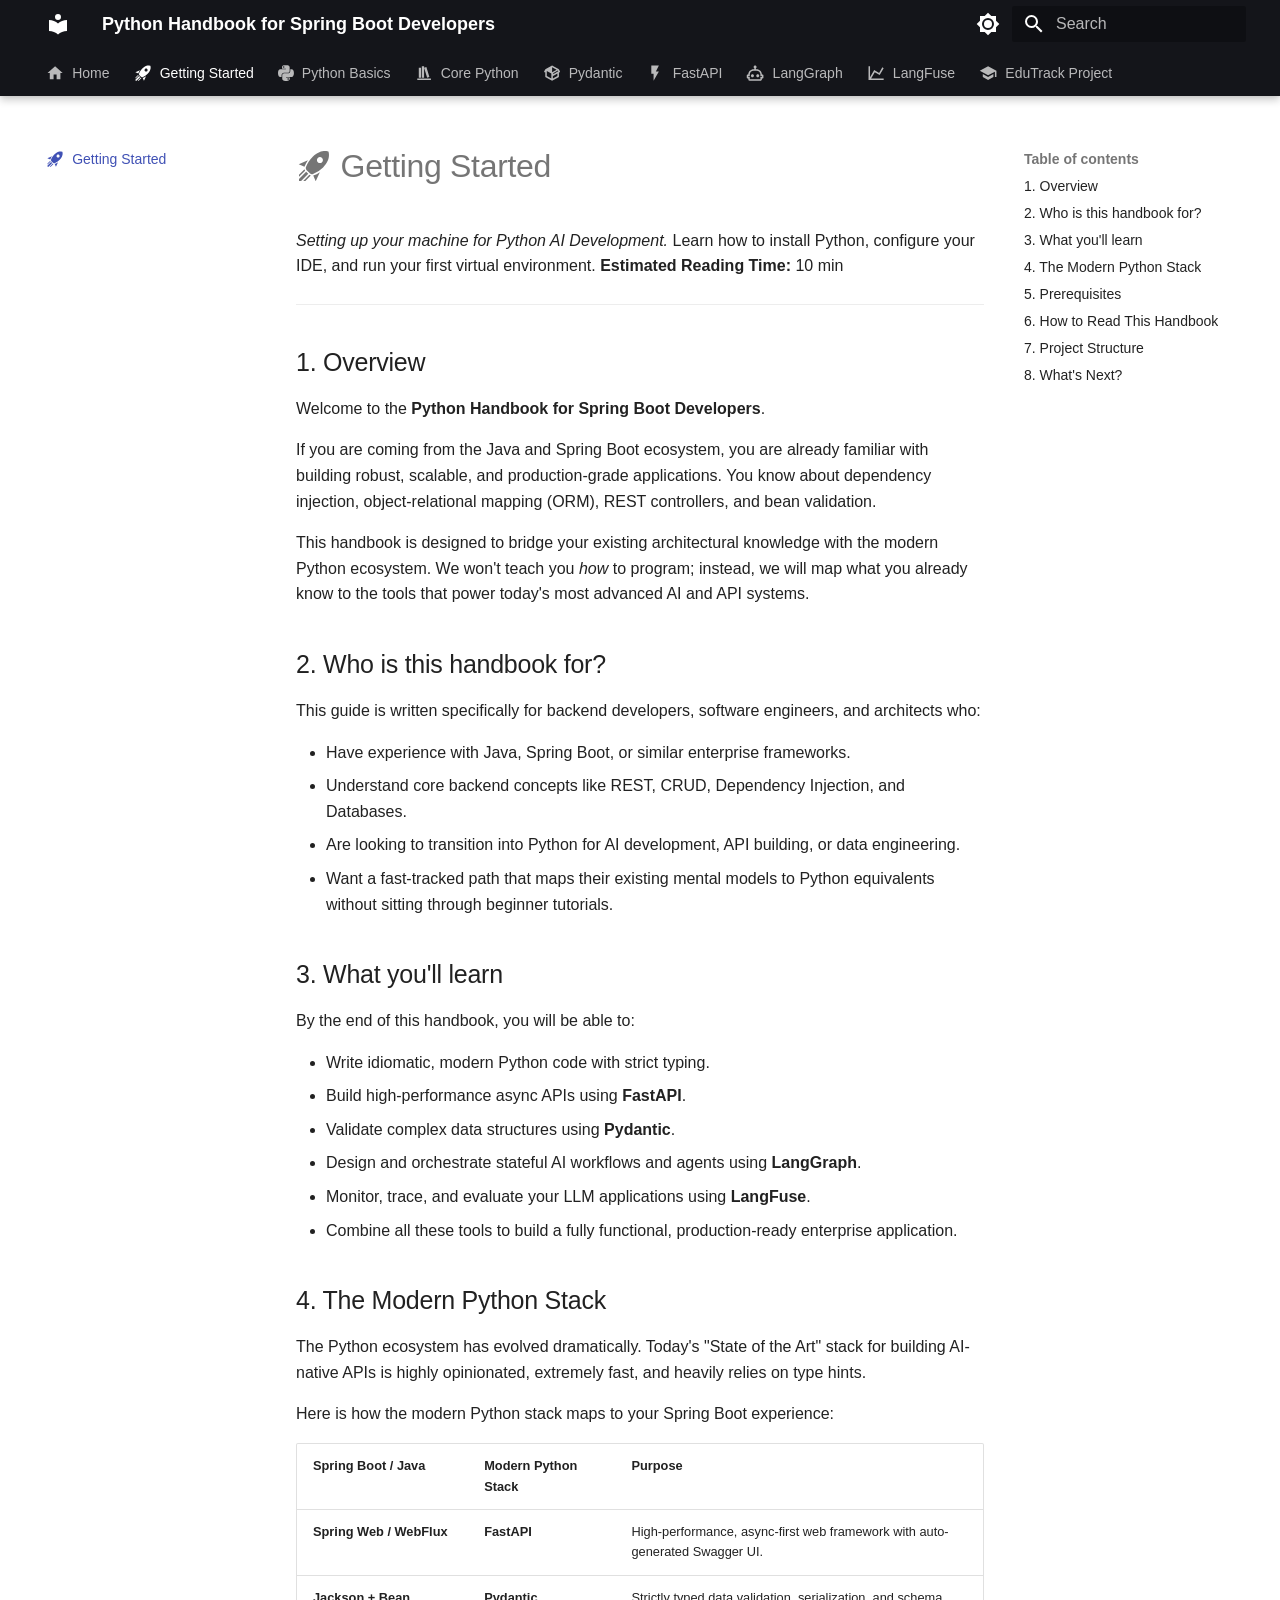
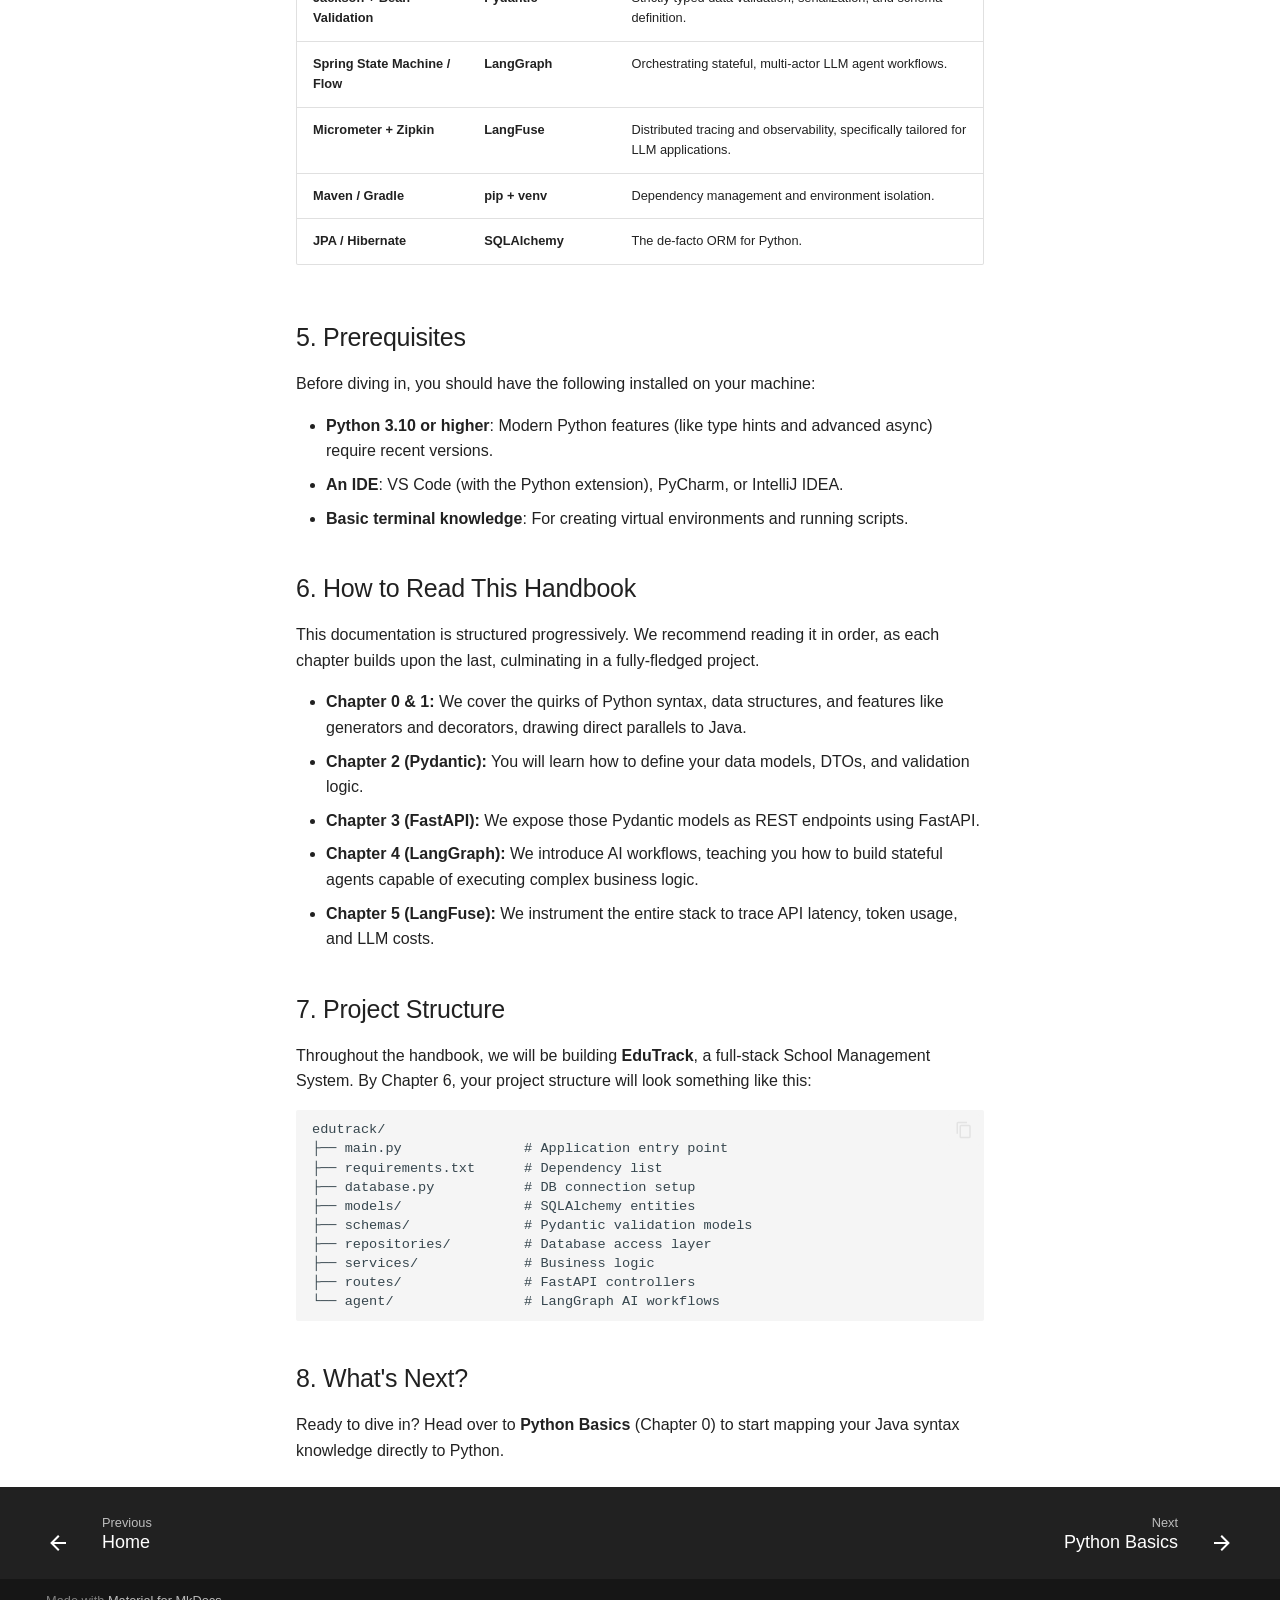
<file: getting-started/index.html>
<!doctype html>
<html lang="en" class="no-js">
  <head>
    
      <meta charset="utf-8">
      <meta name="viewport" content="width=device-width,initial-scale=1">
      
        <meta name="description" content="Learn Python, FastAPI, Pydantic, LangGraph and LangFuse">
      
      
      
        <link rel="canonical" href="https://your-internal-link.accenture.com/getting-started/">
      
      
        <link rel="prev" href="..">
      
      
        <link rel="next" href="../chapter-0/">
      
      
        
      
      
      <link rel="icon" href="../assets/favicon.ico">
      <meta name="generator" content="mkdocs-1.6.1, mkdocs-material-9.7.6">
    
    
      
        <title>Getting Started - Python Handbook for Spring Boot Developers</title>
      
    
    
      <link rel="stylesheet" href="../assets/stylesheets/main.484c7ddc.min.css">
      
        
        <link rel="stylesheet" href="../assets/stylesheets/palette.ab4e12ef.min.css">
      
      


    
    
      
    
    
      
        
        
        <link rel="preconnect" href="https://fonts.gstatic.com" crossorigin>
        <link rel="stylesheet" href="https://fonts.googleapis.com/css?family=Roboto:300,300i,400,400i,700,700i%7CRoboto+Mono:400,400i,700,700i&display=fallback">
        <style>:root{--md-text-font:"Roboto";--md-code-font:"Roboto Mono"}</style>
      
    
    
      <link rel="stylesheet" href="../stylesheets/extra.css">
    
    <script>__md_scope=new URL("..",location),__md_hash=e=>[...e].reduce(((e,_)=>(e<<5)-e+_.charCodeAt(0)),0),__md_get=(e,_=localStorage,t=__md_scope)=>JSON.parse(_.getItem(t.pathname+"."+e)),__md_set=(e,_,t=localStorage,a=__md_scope)=>{try{t.setItem(a.pathname+"."+e,JSON.stringify(_))}catch(e){}}</script>
    
      

    
    
  </head>
  
  
    
    
      
    
    
    
    
    <body dir="ltr" data-md-color-scheme="default" data-md-color-primary="black" data-md-color-accent="deep-purple">
  
    
    <input class="md-toggle" data-md-toggle="drawer" type="checkbox" id="__drawer" autocomplete="off">
    <input class="md-toggle" data-md-toggle="search" type="checkbox" id="__search" autocomplete="off">
    <label class="md-overlay" for="__drawer"></label>
    <div data-md-component="skip">
      
        
        <a href="#getting-started" class="md-skip">
          Skip to content
        </a>
      
    </div>
    <div data-md-component="announce">
      
    </div>
    
    
      

  

<header class="md-header md-header--shadow md-header--lifted" data-md-component="header">
  <nav class="md-header__inner md-grid" aria-label="Header">
    <a href=".." title="Python Handbook for Spring Boot Developers" class="md-header__button md-logo" aria-label="Python Handbook for Spring Boot Developers" data-md-component="logo">
      
  
  <svg xmlns="http://www.w3.org/2000/svg" viewBox="0 0 24 24"><path d="M12 8a3 3 0 0 0 3-3 3 3 0 0 0-3-3 3 3 0 0 0-3 3 3 3 0 0 0 3 3m0 3.54C9.64 9.35 6.5 8 3 8v11c3.5 0 6.64 1.35 9 3.54 2.36-2.19 5.5-3.54 9-3.54V8c-3.5 0-6.64 1.35-9 3.54"/></svg>

    </a>
    <label class="md-header__button md-icon" for="__drawer">
      
      <svg xmlns="http://www.w3.org/2000/svg" viewBox="0 0 24 24"><path d="M3 6h18v2H3zm0 5h18v2H3zm0 5h18v2H3z"/></svg>
    </label>
    <div class="md-header__title" data-md-component="header-title">
      <div class="md-header__ellipsis">
        <div class="md-header__topic">
          <span class="md-ellipsis">
            Python Handbook for Spring Boot Developers
          </span>
        </div>
        <div class="md-header__topic" data-md-component="header-topic">
          <span class="md-ellipsis">
            
              Getting Started
            
          </span>
        </div>
      </div>
    </div>
    
      
        <form class="md-header__option" data-md-component="palette">
  
    
    
    
    <input class="md-option" data-md-color-media="(prefers-color-scheme: light)" data-md-color-scheme="default" data-md-color-primary="black" data-md-color-accent="deep-purple"  aria-label="Switch to dark mode"  type="radio" name="__palette" id="__palette_0">
    
      <label class="md-header__button md-icon" title="Switch to dark mode" for="__palette_1" hidden>
        <svg xmlns="http://www.w3.org/2000/svg" viewBox="0 0 24 24"><path d="M12 8a4 4 0 0 0-4 4 4 4 0 0 0 4 4 4 4 0 0 0 4-4 4 4 0 0 0-4-4m0 10a6 6 0 0 1-6-6 6 6 0 0 1 6-6 6 6 0 0 1 6 6 6 6 0 0 1-6 6m8-9.31V4h-4.69L12 .69 8.69 4H4v4.69L.69 12 4 15.31V20h4.69L12 23.31 15.31 20H20v-4.69L23.31 12z"/></svg>
      </label>
    
  
    
    
    
    <input class="md-option" data-md-color-media="(prefers-color-scheme: dark)" data-md-color-scheme="slate" data-md-color-primary="black" data-md-color-accent="purple"  aria-label="Switch to light mode"  type="radio" name="__palette" id="__palette_1">
    
      <label class="md-header__button md-icon" title="Switch to light mode" for="__palette_0" hidden>
        <svg xmlns="http://www.w3.org/2000/svg" viewBox="0 0 24 24"><path d="M12 18c-.89 0-1.74-.2-2.5-.55C11.56 16.5 13 14.42 13 12s-1.44-4.5-3.5-5.45C10.26 6.2 11.11 6 12 6a6 6 0 0 1 6 6 6 6 0 0 1-6 6m8-9.31V4h-4.69L12 .69 8.69 4H4v4.69L.69 12 4 15.31V20h4.69L12 23.31 15.31 20H20v-4.69L23.31 12z"/></svg>
      </label>
    
  
</form>
      
    
    
      <script>var palette=__md_get("__palette");if(palette&&palette.color){if("(prefers-color-scheme)"===palette.color.media){var media=matchMedia("(prefers-color-scheme: light)"),input=document.querySelector(media.matches?"[data-md-color-media='(prefers-color-scheme: light)']":"[data-md-color-media='(prefers-color-scheme: dark)']");palette.color.media=input.getAttribute("data-md-color-media"),palette.color.scheme=input.getAttribute("data-md-color-scheme"),palette.color.primary=input.getAttribute("data-md-color-primary"),palette.color.accent=input.getAttribute("data-md-color-accent")}for(var[key,value]of Object.entries(palette.color))document.body.setAttribute("data-md-color-"+key,value)}</script>
    
    
    
      
      
        <label class="md-header__button md-icon" for="__search">
          
          <svg xmlns="http://www.w3.org/2000/svg" viewBox="0 0 24 24"><path d="M9.5 3A6.5 6.5 0 0 1 16 9.5c0 1.61-.59 3.09-1.56 4.23l.27.27h.79l5 5-1.5 1.5-5-5v-.79l-.27-.27A6.52 6.52 0 0 1 9.5 16 6.5 6.5 0 0 1 3 9.5 6.5 6.5 0 0 1 9.5 3m0 2C7 5 5 7 5 9.5S7 14 9.5 14 14 12 14 9.5 12 5 9.5 5"/></svg>
        </label>
        <div class="md-search" data-md-component="search" role="dialog">
  <label class="md-search__overlay" for="__search"></label>
  <div class="md-search__inner" role="search">
    <form class="md-search__form" name="search">
      <input type="text" class="md-search__input" name="query" aria-label="Search" placeholder="Search" autocapitalize="off" autocorrect="off" autocomplete="off" spellcheck="false" data-md-component="search-query" required>
      <label class="md-search__icon md-icon" for="__search">
        
        <svg xmlns="http://www.w3.org/2000/svg" viewBox="0 0 24 24"><path d="M9.5 3A6.5 6.5 0 0 1 16 9.5c0 1.61-.59 3.09-1.56 4.23l.27.27h.79l5 5-1.5 1.5-5-5v-.79l-.27-.27A6.52 6.52 0 0 1 9.5 16 6.5 6.5 0 0 1 3 9.5 6.5 6.5 0 0 1 9.5 3m0 2C7 5 5 7 5 9.5S7 14 9.5 14 14 12 14 9.5 12 5 9.5 5"/></svg>
        
        <svg xmlns="http://www.w3.org/2000/svg" viewBox="0 0 24 24"><path d="M20 11v2H8l5.5 5.5-1.42 1.42L4.16 12l7.92-7.92L13.5 5.5 8 11z"/></svg>
      </label>
      <nav class="md-search__options" aria-label="Search">
        
        <button type="reset" class="md-search__icon md-icon" title="Clear" aria-label="Clear" tabindex="-1">
          
          <svg xmlns="http://www.w3.org/2000/svg" viewBox="0 0 24 24"><path d="M19 6.41 17.59 5 12 10.59 6.41 5 5 6.41 10.59 12 5 17.59 6.41 19 12 13.41 17.59 19 19 17.59 13.41 12z"/></svg>
        </button>
      </nav>
      
        <div class="md-search__suggest" data-md-component="search-suggest"></div>
      
    </form>
    <div class="md-search__output">
      <div class="md-search__scrollwrap" tabindex="0" data-md-scrollfix>
        <div class="md-search-result" data-md-component="search-result">
          <div class="md-search-result__meta">
            Initializing search
          </div>
          <ol class="md-search-result__list" role="presentation"></ol>
        </div>
      </div>
    </div>
  </div>
</div>
      
    
    
  </nav>
  
    
      
<nav class="md-tabs" aria-label="Tabs" data-md-component="tabs">
  <div class="md-grid">
    <ul class="md-tabs__list">
      
        
  
  
  
  
    <li class="md-tabs__item">
      <a href=".." class="md-tabs__link">
        
  
  
    
      <svg xmlns="http://www.w3.org/2000/svg" viewBox="0 0 24 24"><path d="M10 20v-6h4v6h5v-8h3L12 3 2 12h3v8z"/></svg>
    
  
  Home

      </a>
    </li>
  

      
        
  
  
  
    
  
  
    <li class="md-tabs__item md-tabs__item--active">
      <a href="./" class="md-tabs__link">
        
  
  
    
      <svg xmlns="http://www.w3.org/2000/svg" viewBox="0 0 24 24"><path d="m13.13 22.19-1.63-3.83c1.57-.58 3.04-1.36 4.4-2.27zM5.64 12.5l-3.83-1.63 6.1-2.77C7 9.46 6.22 10.93 5.64 12.5M21.61 2.39S16.66.269 11 5.93c-2.19 2.19-3.5 4.6-4.35 6.71-.28.75-.09 1.57.46 2.13l2.13 2.12c.55.56 1.37.74 2.12.46A19.1 19.1 0 0 0 18.07 13c5.66-5.66 3.54-10.61 3.54-10.61m-7.07 7.07c-.78-.78-.78-2.05 0-2.83s2.05-.78 2.83 0c.77.78.78 2.05 0 2.83s-2.05.78-2.83 0m-5.66 7.07-1.41-1.41zM6.24 22l3.64-3.64c-.34-.09-.67-.24-.97-.45L4.83 22zM2 22h1.41l4.77-4.76-1.42-1.41L2 20.59zm0-2.83 4.09-4.08c-.21-.3-.36-.62-.45-.97L2 17.76z"/></svg>
    
  
  Getting Started

      </a>
    </li>
  

      
        
  
  
  
  
    <li class="md-tabs__item">
      <a href="../chapter-0/" class="md-tabs__link">
        
  
  
    
      <svg xmlns="http://www.w3.org/2000/svg" viewBox="0 0 448 512"><!--! Font Awesome Free 7.1.0 by @fontawesome - https://fontawesome.com License - https://fontawesome.com/license/free (Icons: CC BY 4.0, Fonts: SIL OFL 1.1, Code: MIT License) Copyright 2025 Fonticons, Inc.--><path d="M439.8 200.5c-7.7-30.9-22.3-54.2-53.4-54.2h-40.1v47.4c0 36.8-31.2 67.8-66.8 67.8H172.7c-29.2 0-53.4 25-53.4 54.3v101.8c0 29 25.2 46 53.4 54.3 33.8 9.9 66.3 11.7 106.8 0 26.9-7.8 53.4-23.5 53.4-54.3v-40.7H226.2v-13.6h160.2c31.1 0 42.6-21.7 53.4-54.2 11.2-33.5 10.7-65.7 0-108.6M286.2 444.7a20.4 20.4 0 1 1 0-40.7 20.4 20.4 0 1 1 0 40.7M167.8 248.1h106.8c29.7 0 53.4-24.5 53.4-54.3V91.9c0-29-24.4-50.7-53.4-55.6-35.8-5.9-74.7-5.6-106.8.1-45.2 8-53.4 24.7-53.4 55.6v40.7h106.9v13.6h-147c-31.1 0-58.3 18.7-66.8 54.2-9.8 40.7-10.2 66.1 0 108.6 7.6 31.6 25.7 54.2 56.8 54.2H101v-48.8c0-35.3 30.5-66.4 66.8-66.4m-6.6-183.4a20.4 20.4 0 1 1 0 40.8 20.4 20.4 0 1 1 0-40.8"/></svg>
    
  
  Python Basics

      </a>
    </li>
  

      
        
  
  
  
  
    <li class="md-tabs__item">
      <a href="../chapter-1/" class="md-tabs__link">
        
  
  
    
      <svg xmlns="http://www.w3.org/2000/svg" viewBox="0 0 24 24"><path d="M9 3v15h3V3zm3 2 4 13 3-1-4-13zM5 5v13h3V5zM3 19v2h18v-2z"/></svg>
    
  
  Core Python

      </a>
    </li>
  

      
        
  
  
  
  
    <li class="md-tabs__item">
      <a href="../chapter-2/" class="md-tabs__link">
        
  
  
    
      <svg xmlns="http://www.w3.org/2000/svg" viewBox="0 0 24 24"><path d="M2 10.96a.985.985 0 0 1-.37-1.37L3.13 7c.11-.2.28-.34.47-.42l7.83-4.4c.16-.12.36-.18.57-.18s.41.06.57.18l7.9 4.44c.19.1.35.26.44.46l1.45 2.52c.28.48.11 1.09-.36 1.36l-1 .58v4.96c0 .38-.21.71-.53.88l-7.9 4.44c-.16.12-.36.18-.57.18s-.41-.06-.57-.18l-7.9-4.44A.99.99 0 0 1 3 16.5v-5.54c-.3.17-.68.18-1 0m10-6.81v6.7l5.96-3.35zM5 15.91l6 3.38v-6.71L5 9.21zm14 0v-3.22l-5 2.9c-.33.18-.7.17-1 .01v3.69zm-5.15-2.55 6.28-3.63-.58-1.01-6.28 3.63z"/></svg>
    
  
  Pydantic

      </a>
    </li>
  

      
        
  
  
  
  
    <li class="md-tabs__item">
      <a href="../chapter-3/" class="md-tabs__link">
        
  
  
    
      <svg xmlns="http://www.w3.org/2000/svg" viewBox="0 0 24 24"><path d="M7 2v11h3v9l7-12h-4l4-8z"/></svg>
    
  
  FastAPI

      </a>
    </li>
  

      
        
  
  
  
  
    <li class="md-tabs__item">
      <a href="../chapter-4/" class="md-tabs__link">
        
  
  
    
      <svg xmlns="http://www.w3.org/2000/svg" viewBox="0 0 24 24"><path d="M17.5 15.5c0 1.11-.89 2-2 2s-2-.89-2-2 .9-2 2-2 2 .9 2 2m-9-2c-1.1 0-2 .9-2 2s.9 2 2 2 2-.89 2-2-.89-2-2-2M23 15v3c0 .55-.45 1-1 1h-1v1c0 1.11-.89 2-2 2H5a2 2 0 0 1-2-2v-1H2c-.55 0-1-.45-1-1v-3c0-.55.45-1 1-1h1c0-3.87 3.13-7 7-7h1V5.73c-.6-.34-1-.99-1-1.73 0-1.1.9-2 2-2s2 .9 2 2c0 .74-.4 1.39-1 1.73V7h1c3.87 0 7 3.13 7 7h1c.55 0 1 .45 1 1m-2 1h-2v-2c0-2.76-2.24-5-5-5h-4c-2.76 0-5 2.24-5 5v2H3v1h2v3h14v-3h2z"/></svg>
    
  
  LangGraph

      </a>
    </li>
  

      
        
  
  
  
  
    <li class="md-tabs__item">
      <a href="../chapter-5/" class="md-tabs__link">
        
  
  
    
      <svg xmlns="http://www.w3.org/2000/svg" viewBox="0 0 24 24"><path d="m16 11.78 4.24-7.33 1.73 1-5.23 9.05-6.51-3.75L5.46 19H22v2H2V3h2v14.54L9.5 8z"/></svg>
    
  
  LangFuse

      </a>
    </li>
  

      
        
  
  
  
  
    <li class="md-tabs__item">
      <a href="../chapter-6/" class="md-tabs__link">
        
  
  
    
      <svg xmlns="http://www.w3.org/2000/svg" viewBox="0 0 24 24"><path d="M12 3 1 9l11 6 9-4.91V17h2V9M5 13.18v4L12 21l7-3.82v-4L12 17z"/></svg>
    
  
  EduTrack Project

      </a>
    </li>
  

      
    </ul>
  </div>
</nav>
    
  
</header>
    
    <div class="md-container" data-md-component="container">
      
      
        
      
      <main class="md-main" data-md-component="main">
        <div class="md-main__inner md-grid">
          
            
              
              <div class="md-sidebar md-sidebar--primary" data-md-component="sidebar" data-md-type="navigation" >
                <div class="md-sidebar__scrollwrap">
                  <div class="md-sidebar__inner">
                    


  


<nav class="md-nav md-nav--primary md-nav--lifted" aria-label="Navigation" data-md-level="0">
  <label class="md-nav__title" for="__drawer">
    <a href=".." title="Python Handbook for Spring Boot Developers" class="md-nav__button md-logo" aria-label="Python Handbook for Spring Boot Developers" data-md-component="logo">
      
  
  <svg xmlns="http://www.w3.org/2000/svg" viewBox="0 0 24 24"><path d="M12 8a3 3 0 0 0 3-3 3 3 0 0 0-3-3 3 3 0 0 0-3 3 3 3 0 0 0 3 3m0 3.54C9.64 9.35 6.5 8 3 8v11c3.5 0 6.64 1.35 9 3.54 2.36-2.19 5.5-3.54 9-3.54V8c-3.5 0-6.64 1.35-9 3.54"/></svg>

    </a>
    Python Handbook for Spring Boot Developers
  </label>
  
  <ul class="md-nav__list" data-md-scrollfix>
    
      
      
  
  
  
  
    <li class="md-nav__item">
      <a href=".." class="md-nav__link">
        
  
  
    <svg xmlns="http://www.w3.org/2000/svg" viewBox="0 0 24 24"><path d="M10 20v-6h4v6h5v-8h3L12 3 2 12h3v8z"/></svg>
  
  <span class="md-ellipsis">
    
  
    Home
  

    
  </span>
  
  

      </a>
    </li>
  

    
      
      
  
  
    
  
  
  
    <li class="md-nav__item md-nav__item--active">
      
      <input class="md-nav__toggle md-toggle" type="checkbox" id="__toc">
      
      
        
      
      
        <label class="md-nav__link md-nav__link--active" for="__toc">
          
  
  
    <svg xmlns="http://www.w3.org/2000/svg" viewBox="0 0 24 24"><path d="m13.13 22.19-1.63-3.83c1.57-.58 3.04-1.36 4.4-2.27zM5.64 12.5l-3.83-1.63 6.1-2.77C7 9.46 6.22 10.93 5.64 12.5M21.61 2.39S16.66.269 11 5.93c-2.19 2.19-3.5 4.6-4.35 6.71-.28.75-.09 1.57.46 2.13l2.13 2.12c.55.56 1.37.74 2.12.46A19.1 19.1 0 0 0 18.07 13c5.66-5.66 3.54-10.61 3.54-10.61m-7.07 7.07c-.78-.78-.78-2.05 0-2.83s2.05-.78 2.83 0c.77.78.78 2.05 0 2.83s-2.05.78-2.83 0m-5.66 7.07-1.41-1.41zM6.24 22l3.64-3.64c-.34-.09-.67-.24-.97-.45L4.83 22zM2 22h1.41l4.77-4.76-1.42-1.41L2 20.59zm0-2.83 4.09-4.08c-.21-.3-.36-.62-.45-.97L2 17.76z"/></svg>
  
  <span class="md-ellipsis">
    
  
    Getting Started
  

    
  </span>
  
  

          <span class="md-nav__icon md-icon"></span>
        </label>
      
      <a href="./" class="md-nav__link md-nav__link--active">
        
  
  
    <svg xmlns="http://www.w3.org/2000/svg" viewBox="0 0 24 24"><path d="m13.13 22.19-1.63-3.83c1.57-.58 3.04-1.36 4.4-2.27zM5.64 12.5l-3.83-1.63 6.1-2.77C7 9.46 6.22 10.93 5.64 12.5M21.61 2.39S16.66.269 11 5.93c-2.19 2.19-3.5 4.6-4.35 6.71-.28.75-.09 1.57.46 2.13l2.13 2.12c.55.56 1.37.74 2.12.46A19.1 19.1 0 0 0 18.07 13c5.66-5.66 3.54-10.61 3.54-10.61m-7.07 7.07c-.78-.78-.78-2.05 0-2.83s2.05-.78 2.83 0c.77.78.78 2.05 0 2.83s-2.05.78-2.83 0m-5.66 7.07-1.41-1.41zM6.24 22l3.64-3.64c-.34-.09-.67-.24-.97-.45L4.83 22zM2 22h1.41l4.77-4.76-1.42-1.41L2 20.59zm0-2.83 4.09-4.08c-.21-.3-.36-.62-.45-.97L2 17.76z"/></svg>
  
  <span class="md-ellipsis">
    
  
    Getting Started
  

    
  </span>
  
  

      </a>
      
        

<nav class="md-nav md-nav--secondary" aria-label="Table of contents">
  
  
  
    
  
  
    <label class="md-nav__title" for="__toc">
      <span class="md-nav__icon md-icon"></span>
      Table of contents
    </label>
    <ul class="md-nav__list" data-md-component="toc" data-md-scrollfix>
      
        <li class="md-nav__item">
  <a href="#1-overview" class="md-nav__link">
    <span class="md-ellipsis">
      
        1. Overview
      
    </span>
  </a>
  
</li>
      
        <li class="md-nav__item">
  <a href="#2-who-is-this-handbook-for" class="md-nav__link">
    <span class="md-ellipsis">
      
        2. Who is this handbook for?
      
    </span>
  </a>
  
</li>
      
        <li class="md-nav__item">
  <a href="#3-what-youll-learn" class="md-nav__link">
    <span class="md-ellipsis">
      
        3. What you'll learn
      
    </span>
  </a>
  
</li>
      
        <li class="md-nav__item">
  <a href="#4-the-modern-python-stack" class="md-nav__link">
    <span class="md-ellipsis">
      
        4. The Modern Python Stack
      
    </span>
  </a>
  
</li>
      
        <li class="md-nav__item">
  <a href="#5-prerequisites" class="md-nav__link">
    <span class="md-ellipsis">
      
        5. Prerequisites
      
    </span>
  </a>
  
</li>
      
        <li class="md-nav__item">
  <a href="#6-how-to-read-this-handbook" class="md-nav__link">
    <span class="md-ellipsis">
      
        6. How to Read This Handbook
      
    </span>
  </a>
  
</li>
      
        <li class="md-nav__item">
  <a href="#7-project-structure" class="md-nav__link">
    <span class="md-ellipsis">
      
        7. Project Structure
      
    </span>
  </a>
  
</li>
      
        <li class="md-nav__item">
  <a href="#8-whats-next" class="md-nav__link">
    <span class="md-ellipsis">
      
        8. What's Next?
      
    </span>
  </a>
  
</li>
      
    </ul>
  
</nav>
      
    </li>
  

    
      
      
  
  
  
  
    <li class="md-nav__item">
      <a href="../chapter-0/" class="md-nav__link">
        
  
  
    <svg xmlns="http://www.w3.org/2000/svg" viewBox="0 0 448 512"><!--! Font Awesome Free 7.1.0 by @fontawesome - https://fontawesome.com License - https://fontawesome.com/license/free (Icons: CC BY 4.0, Fonts: SIL OFL 1.1, Code: MIT License) Copyright 2025 Fonticons, Inc.--><path d="M439.8 200.5c-7.7-30.9-22.3-54.2-53.4-54.2h-40.1v47.4c0 36.8-31.2 67.8-66.8 67.8H172.7c-29.2 0-53.4 25-53.4 54.3v101.8c0 29 25.2 46 53.4 54.3 33.8 9.9 66.3 11.7 106.8 0 26.9-7.8 53.4-23.5 53.4-54.3v-40.7H226.2v-13.6h160.2c31.1 0 42.6-21.7 53.4-54.2 11.2-33.5 10.7-65.7 0-108.6M286.2 444.7a20.4 20.4 0 1 1 0-40.7 20.4 20.4 0 1 1 0 40.7M167.8 248.1h106.8c29.7 0 53.4-24.5 53.4-54.3V91.9c0-29-24.4-50.7-53.4-55.6-35.8-5.9-74.7-5.6-106.8.1-45.2 8-53.4 24.7-53.4 55.6v40.7h106.9v13.6h-147c-31.1 0-58.3 18.7-66.8 54.2-9.8 40.7-10.2 66.1 0 108.6 7.6 31.6 25.7 54.2 56.8 54.2H101v-48.8c0-35.3 30.5-66.4 66.8-66.4m-6.6-183.4a20.4 20.4 0 1 1 0 40.8 20.4 20.4 0 1 1 0-40.8"/></svg>
  
  <span class="md-ellipsis">
    
  
    Python Basics
  

    
  </span>
  
  

      </a>
    </li>
  

    
      
      
  
  
  
  
    <li class="md-nav__item">
      <a href="../chapter-1/" class="md-nav__link">
        
  
  
    <svg xmlns="http://www.w3.org/2000/svg" viewBox="0 0 24 24"><path d="M9 3v15h3V3zm3 2 4 13 3-1-4-13zM5 5v13h3V5zM3 19v2h18v-2z"/></svg>
  
  <span class="md-ellipsis">
    
  
    Core Python
  

    
  </span>
  
  

      </a>
    </li>
  

    
      
      
  
  
  
  
    <li class="md-nav__item">
      <a href="../chapter-2/" class="md-nav__link">
        
  
  
    <svg xmlns="http://www.w3.org/2000/svg" viewBox="0 0 24 24"><path d="M2 10.96a.985.985 0 0 1-.37-1.37L3.13 7c.11-.2.28-.34.47-.42l7.83-4.4c.16-.12.36-.18.57-.18s.41.06.57.18l7.9 4.44c.19.1.35.26.44.46l1.45 2.52c.28.48.11 1.09-.36 1.36l-1 .58v4.96c0 .38-.21.71-.53.88l-7.9 4.44c-.16.12-.36.18-.57.18s-.41-.06-.57-.18l-7.9-4.44A.99.99 0 0 1 3 16.5v-5.54c-.3.17-.68.18-1 0m10-6.81v6.7l5.96-3.35zM5 15.91l6 3.38v-6.71L5 9.21zm14 0v-3.22l-5 2.9c-.33.18-.7.17-1 .01v3.69zm-5.15-2.55 6.28-3.63-.58-1.01-6.28 3.63z"/></svg>
  
  <span class="md-ellipsis">
    
  
    Pydantic
  

    
  </span>
  
  

      </a>
    </li>
  

    
      
      
  
  
  
  
    <li class="md-nav__item">
      <a href="../chapter-3/" class="md-nav__link">
        
  
  
    <svg xmlns="http://www.w3.org/2000/svg" viewBox="0 0 24 24"><path d="M7 2v11h3v9l7-12h-4l4-8z"/></svg>
  
  <span class="md-ellipsis">
    
  
    FastAPI
  

    
  </span>
  
  

      </a>
    </li>
  

    
      
      
  
  
  
  
    <li class="md-nav__item">
      <a href="../chapter-4/" class="md-nav__link">
        
  
  
    <svg xmlns="http://www.w3.org/2000/svg" viewBox="0 0 24 24"><path d="M17.5 15.5c0 1.11-.89 2-2 2s-2-.89-2-2 .9-2 2-2 2 .9 2 2m-9-2c-1.1 0-2 .9-2 2s.9 2 2 2 2-.89 2-2-.89-2-2-2M23 15v3c0 .55-.45 1-1 1h-1v1c0 1.11-.89 2-2 2H5a2 2 0 0 1-2-2v-1H2c-.55 0-1-.45-1-1v-3c0-.55.45-1 1-1h1c0-3.87 3.13-7 7-7h1V5.73c-.6-.34-1-.99-1-1.73 0-1.1.9-2 2-2s2 .9 2 2c0 .74-.4 1.39-1 1.73V7h1c3.87 0 7 3.13 7 7h1c.55 0 1 .45 1 1m-2 1h-2v-2c0-2.76-2.24-5-5-5h-4c-2.76 0-5 2.24-5 5v2H3v1h2v3h14v-3h2z"/></svg>
  
  <span class="md-ellipsis">
    
  
    LangGraph
  

    
  </span>
  
  

      </a>
    </li>
  

    
      
      
  
  
  
  
    <li class="md-nav__item">
      <a href="../chapter-5/" class="md-nav__link">
        
  
  
    <svg xmlns="http://www.w3.org/2000/svg" viewBox="0 0 24 24"><path d="m16 11.78 4.24-7.33 1.73 1-5.23 9.05-6.51-3.75L5.46 19H22v2H2V3h2v14.54L9.5 8z"/></svg>
  
  <span class="md-ellipsis">
    
  
    LangFuse
  

    
  </span>
  
  

      </a>
    </li>
  

    
      
      
  
  
  
  
    <li class="md-nav__item">
      <a href="../chapter-6/" class="md-nav__link">
        
  
  
    <svg xmlns="http://www.w3.org/2000/svg" viewBox="0 0 24 24"><path d="M12 3 1 9l11 6 9-4.91V17h2V9M5 13.18v4L12 21l7-3.82v-4L12 17z"/></svg>
  
  <span class="md-ellipsis">
    
  
    EduTrack Project
  

    
  </span>
  
  

      </a>
    </li>
  

    
  </ul>
</nav>
                  </div>
                </div>
              </div>
            
            
              
              <div class="md-sidebar md-sidebar--secondary" data-md-component="sidebar" data-md-type="toc" >
                <div class="md-sidebar__scrollwrap">
                  <div class="md-sidebar__inner">
                    

<nav class="md-nav md-nav--secondary" aria-label="Table of contents">
  
  
  
    
  
  
    <label class="md-nav__title" for="__toc">
      <span class="md-nav__icon md-icon"></span>
      Table of contents
    </label>
    <ul class="md-nav__list" data-md-component="toc" data-md-scrollfix>
      
        <li class="md-nav__item">
  <a href="#1-overview" class="md-nav__link">
    <span class="md-ellipsis">
      
        1. Overview
      
    </span>
  </a>
  
</li>
      
        <li class="md-nav__item">
  <a href="#2-who-is-this-handbook-for" class="md-nav__link">
    <span class="md-ellipsis">
      
        2. Who is this handbook for?
      
    </span>
  </a>
  
</li>
      
        <li class="md-nav__item">
  <a href="#3-what-youll-learn" class="md-nav__link">
    <span class="md-ellipsis">
      
        3. What you'll learn
      
    </span>
  </a>
  
</li>
      
        <li class="md-nav__item">
  <a href="#4-the-modern-python-stack" class="md-nav__link">
    <span class="md-ellipsis">
      
        4. The Modern Python Stack
      
    </span>
  </a>
  
</li>
      
        <li class="md-nav__item">
  <a href="#5-prerequisites" class="md-nav__link">
    <span class="md-ellipsis">
      
        5. Prerequisites
      
    </span>
  </a>
  
</li>
      
        <li class="md-nav__item">
  <a href="#6-how-to-read-this-handbook" class="md-nav__link">
    <span class="md-ellipsis">
      
        6. How to Read This Handbook
      
    </span>
  </a>
  
</li>
      
        <li class="md-nav__item">
  <a href="#7-project-structure" class="md-nav__link">
    <span class="md-ellipsis">
      
        7. Project Structure
      
    </span>
  </a>
  
</li>
      
        <li class="md-nav__item">
  <a href="#8-whats-next" class="md-nav__link">
    <span class="md-ellipsis">
      
        8. What's Next?
      
    </span>
  </a>
  
</li>
      
    </ul>
  
</nav>
                  </div>
                </div>
              </div>
            
          
          
            <div class="md-content" data-md-component="content">
              
              <article class="md-content__inner md-typeset">
                
                  



<h1 id="getting-started"><span class="twemoji"><svg xmlns="http://www.w3.org/2000/svg" viewBox="0 0 24 24"><path d="m13.13 22.19-1.63-3.83c1.57-.58 3.04-1.36 4.4-2.27zM5.64 12.5l-3.83-1.63 6.1-2.77C7 9.46 6.22 10.93 5.64 12.5M21.61 2.39S16.66.269 11 5.93c-2.19 2.19-3.5 4.6-4.35 6.71-.28.75-.09 1.57.46 2.13l2.13 2.12c.55.56 1.37.74 2.12.46A19.1 19.1 0 0 0 18.07 13c5.66-5.66 3.54-10.61 3.54-10.61m-7.07 7.07c-.78-.78-.78-2.05 0-2.83s2.05-.78 2.83 0c.77.78.78 2.05 0 2.83s-2.05.78-2.83 0m-5.66 7.07-1.41-1.41zM6.24 22l3.64-3.64c-.34-.09-.67-.24-.97-.45L4.83 22zM2 22h1.41l4.77-4.76-1.42-1.41L2 20.59zm0-2.83 4.09-4.08c-.21-.3-.36-.62-.45-.97L2 17.76z"/></svg></span> Getting Started<a class="headerlink" href="#getting-started" title="Permanent link">&para;</a></h1>
<p><em>Setting up your machine for Python AI Development.</em>
Learn how to install Python, configure your IDE, and run your first virtual environment.
<strong>Estimated Reading Time:</strong> 10 min</p>
<hr />
<h2 id="1-overview">1. Overview<a class="headerlink" href="#1-overview" title="Permanent link">&para;</a></h2>
<p>Welcome to the <strong>Python Handbook for Spring Boot Developers</strong>.</p>
<p>If you are coming from the Java and Spring Boot ecosystem, you are already familiar with building robust, scalable, and production-grade applications. You know about dependency injection, object-relational mapping (ORM), REST controllers, and bean validation. </p>
<p>This handbook is designed to bridge your existing architectural knowledge with the modern Python ecosystem. We won't teach you <em>how</em> to program; instead, we will map what you already know to the tools that power today's most advanced AI and API systems.</p>
<h2 id="2-who-is-this-handbook-for">2. Who is this handbook for?<a class="headerlink" href="#2-who-is-this-handbook-for" title="Permanent link">&para;</a></h2>
<p>This guide is written specifically for backend developers, software engineers, and architects who:</p>
<ul>
<li>Have experience with Java, Spring Boot, or similar enterprise frameworks.</li>
<li>Understand core backend concepts like REST, CRUD, Dependency Injection, and Databases.</li>
<li>Are looking to transition into Python for AI development, API building, or data engineering.</li>
<li>Want a fast-tracked path that maps their existing mental models to Python equivalents without sitting through beginner tutorials.</li>
</ul>
<h2 id="3-what-youll-learn">3. What you'll learn<a class="headerlink" href="#3-what-youll-learn" title="Permanent link">&para;</a></h2>
<p>By the end of this handbook, you will be able to:</p>
<ul>
<li>Write idiomatic, modern Python code with strict typing.</li>
<li>Build high-performance async APIs using <strong>FastAPI</strong>.</li>
<li>Validate complex data structures using <strong>Pydantic</strong>.</li>
<li>Design and orchestrate stateful AI workflows and agents using <strong>LangGraph</strong>.</li>
<li>Monitor, trace, and evaluate your LLM applications using <strong>LangFuse</strong>.</li>
<li>Combine all these tools to build a fully functional, production-ready enterprise application.</li>
</ul>
<h2 id="4-the-modern-python-stack">4. The Modern Python Stack<a class="headerlink" href="#4-the-modern-python-stack" title="Permanent link">&para;</a></h2>
<p>The Python ecosystem has evolved dramatically. Today's "State of the Art" stack for building AI-native APIs is highly opinionated, extremely fast, and heavily relies on type hints. </p>
<p>Here is how the modern Python stack maps to your Spring Boot experience:</p>
<table>
<thead>
<tr>
<th style="text-align: left;"><strong>Spring Boot / Java</strong></th>
<th style="text-align: left;"><strong>Modern Python Stack</strong></th>
<th style="text-align: left;"><strong>Purpose</strong></th>
</tr>
</thead>
<tbody>
<tr>
<td style="text-align: left;"><strong>Spring Web / WebFlux</strong></td>
<td style="text-align: left;"><strong>FastAPI</strong></td>
<td style="text-align: left;">High-performance, async-first web framework with auto-generated Swagger UI.</td>
</tr>
<tr>
<td style="text-align: left;"><strong>Jackson + Bean Validation</strong></td>
<td style="text-align: left;"><strong>Pydantic</strong></td>
<td style="text-align: left;">Strictly typed data validation, serialization, and schema definition.</td>
</tr>
<tr>
<td style="text-align: left;"><strong>Spring State Machine / Flow</strong></td>
<td style="text-align: left;"><strong>LangGraph</strong></td>
<td style="text-align: left;">Orchestrating stateful, multi-actor LLM agent workflows.</td>
</tr>
<tr>
<td style="text-align: left;"><strong>Micrometer + Zipkin</strong></td>
<td style="text-align: left;"><strong>LangFuse</strong></td>
<td style="text-align: left;">Distributed tracing and observability, specifically tailored for LLM applications.</td>
</tr>
<tr>
<td style="text-align: left;"><strong>Maven / Gradle</strong></td>
<td style="text-align: left;"><strong>pip + venv</strong></td>
<td style="text-align: left;">Dependency management and environment isolation.</td>
</tr>
<tr>
<td style="text-align: left;"><strong>JPA / Hibernate</strong></td>
<td style="text-align: left;"><strong>SQLAlchemy</strong></td>
<td style="text-align: left;">The de-facto ORM for Python.</td>
</tr>
</tbody>
</table>
<h2 id="5-prerequisites">5. Prerequisites<a class="headerlink" href="#5-prerequisites" title="Permanent link">&para;</a></h2>
<p>Before diving in, you should have the following installed on your machine:</p>
<ul>
<li><strong>Python 3.10 or higher</strong>: Modern Python features (like type hints and advanced async) require recent versions.</li>
<li><strong>An IDE</strong>: VS Code (with the Python extension), PyCharm, or IntelliJ IDEA.</li>
<li><strong>Basic terminal knowledge</strong>: For creating virtual environments and running scripts.</li>
</ul>
<h2 id="6-how-to-read-this-handbook">6. How to Read This Handbook<a class="headerlink" href="#6-how-to-read-this-handbook" title="Permanent link">&para;</a></h2>
<p>This documentation is structured progressively. We recommend reading it in order, as each chapter builds upon the last, culminating in a fully-fledged project.</p>
<ul>
<li><strong>Chapter 0 &amp; 1:</strong> We cover the quirks of Python syntax, data structures, and features like generators and decorators, drawing direct parallels to Java.</li>
<li><strong>Chapter 2 (Pydantic):</strong> You will learn how to define your data models, DTOs, and validation logic.</li>
<li><strong>Chapter 3 (FastAPI):</strong> We expose those Pydantic models as REST endpoints using FastAPI.</li>
<li><strong>Chapter 4 (LangGraph):</strong> We introduce AI workflows, teaching you how to build stateful agents capable of executing complex business logic.</li>
<li><strong>Chapter 5 (LangFuse):</strong> We instrument the entire stack to trace API latency, token usage, and LLM costs.</li>
</ul>
<h2 id="7-project-structure">7. Project Structure<a class="headerlink" href="#7-project-structure" title="Permanent link">&para;</a></h2>
<p>Throughout the handbook, we will be building <strong>EduTrack</strong>, a full-stack School Management System. By Chapter 6, your project structure will look something like this:</p>
<div class="language-text highlight"><pre><span></span><code><span id="__span-0-1"><a id="__codelineno-0-1" name="__codelineno-0-1" href="#__codelineno-0-1"></a>edutrack/
</span><span id="__span-0-2"><a id="__codelineno-0-2" name="__codelineno-0-2" href="#__codelineno-0-2"></a>├── main.py               # Application entry point
</span><span id="__span-0-3"><a id="__codelineno-0-3" name="__codelineno-0-3" href="#__codelineno-0-3"></a>├── requirements.txt      # Dependency list
</span><span id="__span-0-4"><a id="__codelineno-0-4" name="__codelineno-0-4" href="#__codelineno-0-4"></a>├── database.py           # DB connection setup
</span><span id="__span-0-5"><a id="__codelineno-0-5" name="__codelineno-0-5" href="#__codelineno-0-5"></a>├── models/               # SQLAlchemy entities
</span><span id="__span-0-6"><a id="__codelineno-0-6" name="__codelineno-0-6" href="#__codelineno-0-6"></a>├── schemas/              # Pydantic validation models
</span><span id="__span-0-7"><a id="__codelineno-0-7" name="__codelineno-0-7" href="#__codelineno-0-7"></a>├── repositories/         # Database access layer
</span><span id="__span-0-8"><a id="__codelineno-0-8" name="__codelineno-0-8" href="#__codelineno-0-8"></a>├── services/             # Business logic
</span><span id="__span-0-9"><a id="__codelineno-0-9" name="__codelineno-0-9" href="#__codelineno-0-9"></a>├── routes/               # FastAPI controllers
</span><span id="__span-0-10"><a id="__codelineno-0-10" name="__codelineno-0-10" href="#__codelineno-0-10"></a>└── agent/                # LangGraph AI workflows
</span></code></pre></div>
<h2 id="8-whats-next">8. What's Next?<a class="headerlink" href="#8-whats-next" title="Permanent link">&para;</a></h2>
<p>Ready to dive in? Head over to <strong>Python Basics</strong> (Chapter 0) to start mapping your Java syntax knowledge directly to Python.</p>







  
  






                
              </article>
            </div>
          
          
<script>var target=document.getElementById(location.hash.slice(1));target&&target.name&&(target.checked=target.name.startsWith("__tabbed_"))</script>
        </div>
        
          <button type="button" class="md-top md-icon" data-md-component="top" hidden>
  
  <svg xmlns="http://www.w3.org/2000/svg" viewBox="0 0 24 24"><path d="M13 20h-2V8l-5.5 5.5-1.42-1.42L12 4.16l7.92 7.92-1.42 1.42L13 8z"/></svg>
  Back to top
</button>
        
      </main>
      
        <footer class="md-footer">
  
    
      
      <nav class="md-footer__inner md-grid" aria-label="Footer" >
        
          
          <a href=".." class="md-footer__link md-footer__link--prev" aria-label="Previous: Home">
            <div class="md-footer__button md-icon">
              
              <svg xmlns="http://www.w3.org/2000/svg" viewBox="0 0 24 24"><path d="M20 11v2H8l5.5 5.5-1.42 1.42L4.16 12l7.92-7.92L13.5 5.5 8 11z"/></svg>
            </div>
            <div class="md-footer__title">
              <span class="md-footer__direction">
                Previous
              </span>
              <div class="md-ellipsis">
                Home
              </div>
            </div>
          </a>
        
        
          
          <a href="../chapter-0/" class="md-footer__link md-footer__link--next" aria-label="Next: Python Basics">
            <div class="md-footer__title">
              <span class="md-footer__direction">
                Next
              </span>
              <div class="md-ellipsis">
                Python Basics
              </div>
            </div>
            <div class="md-footer__button md-icon">
              
              <svg xmlns="http://www.w3.org/2000/svg" viewBox="0 0 24 24"><path d="M4 11v2h12l-5.5 5.5 1.42 1.42L19.84 12l-7.92-7.92L10.5 5.5 16 11z"/></svg>
            </div>
          </a>
        
      </nav>
    
  
  <div class="md-footer-meta md-typeset">
    <div class="md-footer-meta__inner md-grid">
      <div class="md-copyright">
  
  
    Made with
    <a href="https://squidfunk.github.io/mkdocs-material/" target="_blank" rel="noopener">
      Material for MkDocs
    </a>
  
</div>
      
    </div>
  </div>
</footer>
      
    </div>
    <div class="md-dialog" data-md-component="dialog">
      <div class="md-dialog__inner md-typeset"></div>
    </div>
    
    
    
      
      
      <script id="__config" type="application/json">{"annotate": null, "base": "..", "features": ["navigation.tabs", "navigation.tabs.sticky", "navigation.instant", "navigation.tracking", "navigation.top", "navigation.footer", "search.highlight", "search.suggest", "content.code.copy", "content.code.annotate", "toc.follow"], "search": "../assets/javascripts/workers/search.2c215733.min.js", "tags": null, "translations": {"clipboard.copied": "Copied to clipboard", "clipboard.copy": "Copy to clipboard", "search.result.more.one": "1 more on this page", "search.result.more.other": "# more on this page", "search.result.none": "No matching documents", "search.result.one": "1 matching document", "search.result.other": "# matching documents", "search.result.placeholder": "Type to start searching", "search.result.term.missing": "Missing", "select.version": "Select version"}, "version": null}</script>
    
    
      <script src="../assets/javascripts/bundle.79ae519e.min.js"></script>
      
    
  </body>
</html>
</file>
<file: stylesheets/extra.css>
/* Custom Typography */
:root {
  --md-text-font: "Inter", -apple-system, BlinkMacSystemFont, Helvetica, Arial, sans-serif;
  --md-code-font: "Fira Code", JetBrains Mono, monospace;
}

/* Make Admonitions (Notes) look sleeker */
.md-typeset .admonition {
  border-left: 0.2rem solid var(--md-accent-fg-color);
  border-radius: 6px;
  box-shadow: 0 2px 4px rgba(0,0,0,0.05);
}
</file>
<file: assets/stylesheets/main.484c7ddc.min.css>
@charset "UTF-8";html{-webkit-text-size-adjust:none;-moz-text-size-adjust:none;text-size-adjust:none;box-sizing:border-box}*,:after,:before{box-sizing:inherit}@media (prefers-reduced-motion){*,:after,:before{transition:none!important}}body{margin:0}a,button,input,label{-webkit-tap-highlight-color:transparent}a{color:inherit;text-decoration:none}hr{border:0;box-sizing:initial;display:block;height:.05rem;overflow:visible;padding:0}small{font-size:80%}sub,sup{line-height:1em}img{border-style:none}table{border-collapse:initial;border-spacing:0}td,th{font-weight:400;vertical-align:top}button{background:#0000;border:0;font-family:inherit;font-size:inherit;margin:0;padding:0}input{border:0;outline:none}:root{--md-primary-fg-color:#4051b5;--md-primary-fg-color--light:#5d6cc0;--md-primary-fg-color--dark:#303fa1;--md-primary-bg-color:#fff;--md-primary-bg-color--light:#ffffffb3;--md-accent-fg-color:#526cfe;--md-accent-fg-color--transparent:#526cfe1a;--md-accent-bg-color:#fff;--md-accent-bg-color--light:#ffffffb3}[data-md-color-scheme=default]{color-scheme:light}[data-md-color-scheme=default] img[src$="#gh-dark-mode-only"],[data-md-color-scheme=default] img[src$="#only-dark"]{display:none}:root,[data-md-color-scheme=default]{--md-hue:225deg;--md-default-fg-color:#000000de;--md-default-fg-color--light:#0000008a;--md-default-fg-color--lighter:#00000052;--md-default-fg-color--lightest:#00000012;--md-default-bg-color:#fff;--md-default-bg-color--light:#ffffffb3;--md-default-bg-color--lighter:#ffffff4d;--md-default-bg-color--lightest:#ffffff1f;--md-code-fg-color:#36464e;--md-code-bg-color:#f5f5f5;--md-code-bg-color--light:#f5f5f5b3;--md-code-bg-color--lighter:#f5f5f54d;--md-code-hl-color:#4287ff;--md-code-hl-color--light:#4287ff1a;--md-code-hl-number-color:#d52a2a;--md-code-hl-special-color:#db1457;--md-code-hl-function-color:#a846b9;--md-code-hl-constant-color:#6e59d9;--md-code-hl-keyword-color:#3f6ec6;--md-code-hl-string-color:#1c7d4d;--md-code-hl-name-color:var(--md-code-fg-color);--md-code-hl-operator-color:var(--md-default-fg-color--light);--md-code-hl-punctuation-color:var(--md-default-fg-color--light);--md-code-hl-comment-color:var(--md-default-fg-color--light);--md-code-hl-generic-color:var(--md-default-fg-color--light);--md-code-hl-variable-color:var(--md-default-fg-color--light);--md-typeset-color:var(--md-default-fg-color);--md-typeset-a-color:var(--md-primary-fg-color);--md-typeset-del-color:#f5503d26;--md-typeset-ins-color:#0bd57026;--md-typeset-kbd-color:#fafafa;--md-typeset-kbd-accent-color:#fff;--md-typeset-kbd-border-color:#b8b8b8;--md-typeset-mark-color:#ffff0080;--md-typeset-table-color:#0000001f;--md-typeset-table-color--light:rgba(0,0,0,.035);--md-admonition-fg-color:var(--md-default-fg-color);--md-admonition-bg-color:var(--md-default-bg-color);--md-warning-fg-color:#000000de;--md-warning-bg-color:#ff9;--md-footer-fg-color:#fff;--md-footer-fg-color--light:#ffffffb3;--md-footer-fg-color--lighter:#ffffff73;--md-footer-bg-color:#000000de;--md-footer-bg-color--dark:#00000052;--md-shadow-z1:0 0.2rem 0.5rem #0000000d,0 0 0.05rem #0000001a;--md-shadow-z2:0 0.2rem 0.5rem #0000001a,0 0 0.05rem #00000040;--md-shadow-z3:0 0.2rem 0.5rem #0003,0 0 0.05rem #00000059}.md-icon svg{fill:currentcolor;display:block;height:1.2rem;width:1.2rem}body{-webkit-font-smoothing:antialiased;-moz-osx-font-smoothing:grayscale;--md-text-font-family:var(--md-text-font,_),-apple-system,BlinkMacSystemFont,Helvetica,Arial,sans-serif;--md-code-font-family:var(--md-code-font,_),SFMono-Regular,Consolas,Menlo,monospace}aside,body,input{font-feature-settings:"kern","liga";color:var(--md-typeset-color);font-family:var(--md-text-font-family)}code,kbd,pre{font-feature-settings:"kern";font-family:var(--md-code-font-family)}:root{--md-typeset-table-sort-icon:url('data:image/svg+xml;charset=utf-8,<svg xmlns="http://www.w3.org/2000/svg" viewBox="0 0 24 24"><path d="m18 21-4-4h3V7h-3l4-4 4 4h-3v10h3M2 19v-2h10v2M2 13v-2h7v2M2 7V5h4v2z"/></svg>');--md-typeset-table-sort-icon--asc:url('data:image/svg+xml;charset=utf-8,<svg xmlns="http://www.w3.org/2000/svg" viewBox="0 0 24 24"><path d="M19 17h3l-4 4-4-4h3V3h2M2 17h10v2H2M6 5v2H2V5m0 6h7v2H2z"/></svg>');--md-typeset-table-sort-icon--desc:url('data:image/svg+xml;charset=utf-8,<svg xmlns="http://www.w3.org/2000/svg" viewBox="0 0 24 24"><path d="M19 7h3l-4-4-4 4h3v14h2M2 17h10v2H2M6 5v2H2V5m0 6h7v2H2z"/></svg>')}.md-typeset{-webkit-print-color-adjust:exact;color-adjust:exact;font-size:.8rem;line-height:1.6;overflow-wrap:break-word}@media print{.md-typeset{font-size:.68rem}}.md-typeset blockquote,.md-typeset dl,.md-typeset figure,.md-typeset ol,.md-typeset pre,.md-typeset ul{margin-bottom:1em;margin-top:1em}.md-typeset h1{color:var(--md-default-fg-color--light);font-size:2em;line-height:1.3;margin:0 0 1.25em}.md-typeset h1,.md-typeset h2{font-weight:300;letter-spacing:-.01em}.md-typeset h2{font-size:1.5625em;line-height:1.4;margin:1.6em 0 .64em}.md-typeset h3{font-size:1.25em;font-weight:400;letter-spacing:-.01em;line-height:1.5;margin:1.6em 0 .8em}.md-typeset h2+h3{margin-top:.8em}.md-typeset h4{font-weight:700;letter-spacing:-.01em;margin:1em 0}.md-typeset h5,.md-typeset h6{color:var(--md-default-fg-color--light);font-size:.8em;font-weight:700;letter-spacing:-.01em;margin:1.25em 0}.md-typeset h5{text-transform:uppercase}.md-typeset h5 code{text-transform:none}.md-typeset hr{border-bottom:.05rem solid var(--md-default-fg-color--lightest);display:flow-root;margin:1.5em 0}.md-typeset a{color:var(--md-typeset-a-color);word-break:break-word}.md-typeset a,.md-typeset a:before{transition:color 125ms}.md-typeset a:focus,.md-typeset a:hover{color:var(--md-accent-fg-color)}.md-typeset a:focus code,.md-typeset a:hover code{background-color:var(--md-accent-fg-color--transparent);color:var(--md-accent-fg-color)}.md-typeset a code{color:var(--md-typeset-a-color)}.md-typeset a.focus-visible{outline-color:var(--md-accent-fg-color);outline-offset:.2rem}.md-typeset code,.md-typeset kbd,.md-typeset pre{color:var(--md-code-fg-color);direction:ltr;font-variant-ligatures:none;transition:background-color 125ms}@media print{.md-typeset code,.md-typeset kbd,.md-typeset pre{white-space:pre-wrap}}.md-typeset code{background-color:var(--md-code-bg-color);border-radius:.1rem;-webkit-box-decoration-break:clone;box-decoration-break:clone;font-size:.85em;padding:0 .2941176471em;transition:color 125ms,background-color 125ms;word-break:break-word}.md-typeset code:not(.focus-visible){-webkit-tap-highlight-color:transparent;outline:none}.md-typeset pre{display:flow-root;line-height:1.4;position:relative}.md-typeset pre>code{-webkit-box-decoration-break:slice;box-decoration-break:slice;box-shadow:none;display:block;margin:0;outline-color:var(--md-accent-fg-color);overflow:auto;padding:.7720588235em 1.1764705882em;scrollbar-color:var(--md-default-fg-color--lighter) #0000;scrollbar-width:thin;touch-action:auto;word-break:normal}.md-typeset pre>code:hover{scrollbar-color:var(--md-accent-fg-color) #0000}.md-typeset pre>code::-webkit-scrollbar{height:.2rem;width:.2rem}.md-typeset pre>code::-webkit-scrollbar-thumb{background-color:var(--md-default-fg-color--lighter)}.md-typeset pre>code::-webkit-scrollbar-thumb:hover{background-color:var(--md-accent-fg-color)}.md-typeset kbd{background-color:var(--md-typeset-kbd-color);border-radius:.1rem;box-shadow:0 .1rem 0 .05rem var(--md-typeset-kbd-border-color),0 .1rem 0 var(--md-typeset-kbd-border-color),0 -.1rem .2rem var(--md-typeset-kbd-accent-color) inset;color:var(--md-default-fg-color);display:inline-block;font-size:.75em;padding:0 .6666666667em;vertical-align:text-top;word-break:break-word}.md-typeset mark{background-color:var(--md-typeset-mark-color);-webkit-box-decoration-break:clone;box-decoration-break:clone;color:inherit;word-break:break-word}.md-typeset abbr{cursor:help;text-decoration:none}.md-typeset [data-preview],.md-typeset abbr{border-bottom:.05rem dotted var(--md-default-fg-color--light)}.md-typeset small{opacity:.75}[dir=ltr] .md-typeset sub,[dir=ltr] .md-typeset sup{margin-left:.078125em}[dir=rtl] .md-typeset sub,[dir=rtl] .md-typeset sup{margin-right:.078125em}[dir=ltr] .md-typeset blockquote{padding-left:.6rem}[dir=rtl] .md-typeset blockquote{padding-right:.6rem}[dir=ltr] .md-typeset blockquote{border-left:.2rem solid var(--md-default-fg-color--lighter)}[dir=rtl] .md-typeset blockquote{border-right:.2rem solid var(--md-default-fg-color--lighter)}.md-typeset blockquote{color:var(--md-default-fg-color--light);margin-left:0;margin-right:0}.md-typeset ul{list-style-type:disc}.md-typeset ul[type]{list-style-type:revert-layer}[dir=ltr] .md-typeset ol,[dir=ltr] .md-typeset ul{margin-left:.625em}[dir=rtl] .md-typeset ol,[dir=rtl] .md-typeset ul{margin-right:.625em}.md-typeset ol,.md-typeset ul{padding:0}.md-typeset ol:not([hidden]),.md-typeset ul:not([hidden]){display:flow-root}.md-typeset ol ol,.md-typeset ul ol{list-style-type:lower-alpha}.md-typeset ol ol ol,.md-typeset ul ol ol{list-style-type:lower-roman}.md-typeset ol ol ol ol,.md-typeset ul ol ol ol{list-style-type:upper-alpha}.md-typeset ol ol ol ol ol,.md-typeset ul ol ol ol ol{list-style-type:upper-roman}.md-typeset ol[type],.md-typeset ul[type]{list-style-type:revert-layer}[dir=ltr] .md-typeset ol li,[dir=ltr] .md-typeset ul li{margin-left:1.25em}[dir=rtl] .md-typeset ol li,[dir=rtl] .md-typeset ul li{margin-right:1.25em}.md-typeset ol li,.md-typeset ul li{margin-bottom:.5em}.md-typeset ol li blockquote,.md-typeset ol li p,.md-typeset ul li blockquote,.md-typeset ul li p{margin:.5em 0}.md-typeset ol li:last-child,.md-typeset ul li:last-child{margin-bottom:0}[dir=ltr] .md-typeset ol li ol,[dir=ltr] .md-typeset ol li ul,[dir=ltr] .md-typeset ul li ol,[dir=ltr] .md-typeset ul li ul{margin-left:.625em}[dir=rtl] .md-typeset ol li ol,[dir=rtl] .md-typeset ol li ul,[dir=rtl] .md-typeset ul li ol,[dir=rtl] .md-typeset ul li ul{margin-right:.625em}.md-typeset ol li ol,.md-typeset ol li ul,.md-typeset ul li ol,.md-typeset ul li ul{margin-bottom:.5em;margin-top:.5em}[dir=ltr] .md-typeset dd{margin-left:1.875em}[dir=rtl] .md-typeset dd{margin-right:1.875em}.md-typeset dd{margin-bottom:1.5em;margin-top:1em}.md-typeset img,.md-typeset svg,.md-typeset video{height:auto;max-width:100%}.md-typeset img[align=left]{margin:1em 1em 1em 0}.md-typeset img[align=right]{margin:1em 0 1em 1em}.md-typeset img[align]:only-child{margin-top:0}.md-typeset figure{display:flow-root;margin:1em auto;max-width:100%;text-align:center;width:fit-content}.md-typeset figure img{display:block;margin:0 auto}.md-typeset figcaption{font-style:italic;margin:1em auto;max-width:24rem}.md-typeset iframe{max-width:100%}.md-typeset table:not([class]){background-color:var(--md-default-bg-color);border:.05rem solid var(--md-typeset-table-color);border-radius:.1rem;display:inline-block;font-size:.64rem;max-width:100%;overflow:auto;touch-action:auto}@media print{.md-typeset table:not([class]){display:table}}.md-typeset table:not([class])+*{margin-top:1.5em}.md-typeset table:not([class]) td>:first-child,.md-typeset table:not([class]) th>:first-child{margin-top:0}.md-typeset table:not([class]) td>:last-child,.md-typeset table:not([class]) th>:last-child{margin-bottom:0}.md-typeset table:not([class]) td:not([align]),.md-typeset table:not([class]) th:not([align]){text-align:left}[dir=rtl] .md-typeset table:not([class]) td:not([align]),[dir=rtl] .md-typeset table:not([class]) th:not([align]){text-align:right}.md-typeset table:not([class]) th{font-weight:700;min-width:5rem;padding:.9375em 1.25em;vertical-align:top}.md-typeset table:not([class]) td{border-top:.05rem solid var(--md-typeset-table-color);padding:.9375em 1.25em;vertical-align:top}.md-typeset table:not([class]) tbody tr{transition:background-color 125ms}.md-typeset table:not([class]) tbody tr:hover{background-color:var(--md-typeset-table-color--light);box-shadow:0 .05rem 0 var(--md-default-bg-color) inset}.md-typeset table:not([class]) a{word-break:normal}.md-typeset table th[role=columnheader]{cursor:pointer}[dir=ltr] .md-typeset table th[role=columnheader]:after{margin-left:.5em}[dir=rtl] .md-typeset table th[role=columnheader]:after{margin-right:.5em}.md-typeset table th[role=columnheader]:after{content:"";display:inline-block;height:1.2em;-webkit-mask-image:var(--md-typeset-table-sort-icon);mask-image:var(--md-typeset-table-sort-icon);-webkit-mask-repeat:no-repeat;mask-repeat:no-repeat;-webkit-mask-size:contain;mask-size:contain;transition:background-color 125ms;vertical-align:text-bottom;width:1.2em}.md-typeset table th[role=columnheader]:hover:after{background-color:var(--md-default-fg-color--lighter)}.md-typeset table th[role=columnheader][aria-sort=ascending]:after{background-color:var(--md-default-fg-color--light);-webkit-mask-image:var(--md-typeset-table-sort-icon--asc);mask-image:var(--md-typeset-table-sort-icon--asc)}.md-typeset table th[role=columnheader][aria-sort=descending]:after{background-color:var(--md-default-fg-color--light);-webkit-mask-image:var(--md-typeset-table-sort-icon--desc);mask-image:var(--md-typeset-table-sort-icon--desc)}.md-typeset__scrollwrap{margin:1em -.8rem;overflow-x:auto;touch-action:auto}.md-typeset__table{display:inline-block;margin-bottom:.5em;padding:0 .8rem}@media print{.md-typeset__table{display:block}}html .md-typeset__table table{display:table;margin:0;overflow:hidden;width:100%}@media screen and (max-width:44.984375em){.md-content__inner>pre{margin:1em -.8rem}.md-content__inner>pre code{border-radius:0}}.md-typeset .md-author{border-radius:100%;display:block;flex-shrink:0;height:1.6rem;overflow:hidden;position:relative;transition:color 125ms,transform 125ms;width:1.6rem}.md-typeset .md-author img{display:block}.md-typeset .md-author--more{background:var(--md-default-fg-color--lightest);color:var(--md-default-fg-color--lighter);font-size:.6rem;font-weight:700;line-height:1.6rem;text-align:center}.md-typeset .md-author--long{height:2.4rem;width:2.4rem}.md-typeset a.md-author{transform:scale(1)}.md-typeset a.md-author img{border-radius:100%;filter:grayscale(100%) opacity(75%);transition:filter 125ms}.md-typeset a.md-author:focus,.md-typeset a.md-author:hover{transform:scale(1.1);z-index:1}.md-typeset a.md-author:focus img,.md-typeset a.md-author:hover img{filter:grayscale(0)}.md-banner{background-color:var(--md-footer-bg-color);color:var(--md-footer-fg-color);overflow:auto}@media print{.md-banner{display:none}}.md-banner--warning{background-color:var(--md-warning-bg-color);color:var(--md-warning-fg-color)}.md-banner__inner{font-size:.7rem;margin:.6rem auto;padding:0 .8rem}[dir=ltr] .md-banner__button{float:right}[dir=rtl] .md-banner__button{float:left}.md-banner__button{color:inherit;cursor:pointer;transition:opacity .25s}.no-js .md-banner__button{display:none}.md-banner__button:hover{opacity:.7}html{font-size:125%;height:100%;overflow-x:hidden}@media screen and (min-width:100em){html{font-size:137.5%}}@media screen and (min-width:125em){html{font-size:150%}}body{background-color:var(--md-default-bg-color);display:flex;flex-direction:column;font-size:.5rem;min-height:100%;position:relative;width:100%}@media print{body{display:block}}@media screen and (max-width:59.984375em){body[data-md-scrolllock]{position:fixed}}.md-grid{margin-left:auto;margin-right:auto;max-width:61rem}.md-container{display:flex;flex-direction:column;flex-grow:1}@media print{.md-container{display:block}}.md-main{flex-grow:1}.md-main__inner{display:flex;height:100%;margin-top:1.5rem}.md-ellipsis{overflow:hidden;text-overflow:ellipsis}.md-toggle{display:none}.md-option{height:0;opacity:0;position:absolute;width:0}.md-option:checked+label:not([hidden]){display:block}.md-option.focus-visible+label{outline-color:var(--md-accent-fg-color);outline-style:auto}.md-skip{background-color:var(--md-default-fg-color);border-radius:.1rem;color:var(--md-default-bg-color);font-size:.64rem;margin:.5rem;opacity:0;outline-color:var(--md-accent-fg-color);padding:.3rem .5rem;position:fixed;transform:translateY(.4rem);z-index:-1}.md-skip:focus{opacity:1;transform:translateY(0);transition:transform .25s cubic-bezier(.4,0,.2,1),opacity 175ms 75ms;z-index:10}@page{margin:25mm}:root{--md-clipboard-icon:url('data:image/svg+xml;charset=utf-8,<svg xmlns="http://www.w3.org/2000/svg" viewBox="0 0 24 24"><path d="M19 21H8V7h11m0-2H8a2 2 0 0 0-2 2v14a2 2 0 0 0 2 2h11a2 2 0 0 0 2-2V7a2 2 0 0 0-2-2m-3-4H4a2 2 0 0 0-2 2v14h2V3h12z"/></svg>')}.md-clipboard{border-radius:.1rem;color:var(--md-default-fg-color--lightest);cursor:pointer;height:1.5em;outline-color:var(--md-accent-fg-color);outline-offset:.1rem;transition:color .25s;width:1.5em;z-index:1}@media print{.md-clipboard{display:none}}.md-clipboard:not(.focus-visible){-webkit-tap-highlight-color:transparent;outline:none}:hover>.md-clipboard{color:var(--md-default-fg-color--light)}.md-clipboard:focus,.md-clipboard:hover{color:var(--md-accent-fg-color)}.md-clipboard:after{background-color:currentcolor;content:"";display:block;height:1.125em;margin:0 auto;-webkit-mask-image:var(--md-clipboard-icon);mask-image:var(--md-clipboard-icon);-webkit-mask-position:center;mask-position:center;-webkit-mask-repeat:no-repeat;mask-repeat:no-repeat;-webkit-mask-size:contain;mask-size:contain;width:1.125em}.md-clipboard--inline{cursor:pointer}.md-clipboard--inline code{transition:color .25s,background-color .25s}.md-clipboard--inline:focus code,.md-clipboard--inline:hover code{background-color:var(--md-accent-fg-color--transparent);color:var(--md-accent-fg-color)}:root{--md-code-select-icon:url('data:image/svg+xml;charset=utf-8,<svg xmlns="http://www.w3.org/2000/svg" viewBox="0 0 24 24"><path d="M19 19h-4v2h4c1.1 0 2-.9 2-2v-4h-2m0-12h-4v2h4v4h2V5c0-1.1-.9-2-2-2M5 5h4V3H5c-1.1 0-2 .9-2 2v4h2m0 6H3v4c0 1.1.9 2 2 2h4v-2H5zm2-4h2v2H7zm4 0h2v2h-2zm4 0h2v2h-2zM7 7h2v2H7zm4 0h2v2h-2zm4 0h2v2h-2zm-8 8h2v2H7zm4 0h2v2h-2zm4 0h2v2h-2z"/></svg>');--md-code-copy-icon:url('data:image/svg+xml;charset=utf-8,<svg xmlns="http://www.w3.org/2000/svg" viewBox="0 0 24 24"><path d="M19 21H8V7h11m0-2H8a2 2 0 0 0-2 2v14a2 2 0 0 0 2 2h11a2 2 0 0 0 2-2V7a2 2 0 0 0-2-2m-3-4H4a2 2 0 0 0-2 2v14h2V3h12z"/></svg>')}.md-typeset .md-code__content{display:grid}.md-code__nav{background-color:var(--md-code-bg-color--lighter);border-radius:.1rem;display:flex;gap:.2rem;padding:.2rem;position:absolute;right:.25em;top:.25em;transition:background-color .25s;z-index:1}:hover>.md-code__nav{background-color:var(--md-code-bg-color--light)}.md-code__button{color:var(--md-default-fg-color--lightest);cursor:pointer;display:block;height:1.5em;outline-color:var(--md-accent-fg-color);outline-offset:.1rem;transition:color .25s;width:1.5em}:hover>*>.md-code__button{color:var(--md-default-fg-color--light)}.md-code__button.focus-visible,.md-code__button:hover{color:var(--md-accent-fg-color)}.md-code__button--active{color:var(--md-default-fg-color)!important}.md-code__button:after{background-color:currentcolor;content:"";display:block;height:1.125em;margin:0 auto;-webkit-mask-position:center;mask-position:center;-webkit-mask-repeat:no-repeat;mask-repeat:no-repeat;-webkit-mask-size:contain;mask-size:contain;width:1.125em}.md-code__button[data-md-type=select]:after{-webkit-mask-image:var(--md-code-select-icon);mask-image:var(--md-code-select-icon)}.md-code__button[data-md-type=copy]:after{-webkit-mask-image:var(--md-code-copy-icon);mask-image:var(--md-code-copy-icon)}@keyframes consent{0%{opacity:0;transform:translateY(100%)}to{opacity:1;transform:translateY(0)}}@keyframes overlay{0%{opacity:0}to{opacity:1}}.md-consent__overlay{animation:overlay .25s both;-webkit-backdrop-filter:blur(.1rem);backdrop-filter:blur(.1rem);background-color:#0000008a;height:100%;opacity:1;position:fixed;top:0;width:100%;z-index:5}.md-consent__inner{animation:consent .5s cubic-bezier(.1,.7,.1,1) both;background-color:var(--md-default-bg-color);border:0;border-radius:.1rem;bottom:0;box-shadow:0 0 .2rem #0000001a,0 .2rem .4rem #0003;max-height:100%;overflow:auto;padding:0;position:fixed;width:100%;z-index:5}.md-consent__form{padding:.8rem}.md-consent__settings{display:none;margin:1em 0}input:checked+.md-consent__settings{display:block}.md-consent__controls{margin-bottom:.8rem}.md-typeset .md-consent__controls .md-button{display:inline}@media screen and (max-width:44.984375em){.md-typeset .md-consent__controls .md-button{display:block;margin-top:.4rem;text-align:center;width:100%}}.md-consent label{cursor:pointer}.md-content{flex-grow:1;min-width:0}.md-content__inner{margin:0 .8rem 1.2rem;padding-top:.6rem}@media screen and (min-width:76.25em){[dir=ltr] .md-sidebar--primary:not([hidden])~.md-content>.md-content__inner{margin-left:1.2rem}[dir=ltr] .md-sidebar--secondary:not([hidden])~.md-content>.md-content__inner,[dir=rtl] .md-sidebar--primary:not([hidden])~.md-content>.md-content__inner{margin-right:1.2rem}[dir=rtl] .md-sidebar--secondary:not([hidden])~.md-content>.md-content__inner{margin-left:1.2rem}}.md-content__inner:before{content:"";display:block;height:.4rem}.md-content__inner>:last-child{margin-bottom:0}[dir=ltr] .md-content__button{float:right}[dir=rtl] .md-content__button{float:left}[dir=ltr] .md-content__button{margin-left:.4rem}[dir=rtl] .md-content__button{margin-right:.4rem}.md-content__button{margin:.4rem 0;padding:0}@media print{.md-content__button{display:none}}.md-typeset .md-content__button{color:var(--md-default-fg-color--lighter)}.md-content__button svg{display:inline;vertical-align:top}[dir=rtl] .md-content__button svg{transform:scaleX(-1)}[dir=ltr] .md-dialog{right:.8rem}[dir=rtl] .md-dialog{left:.8rem}.md-dialog{background-color:var(--md-default-fg-color);border-radius:.1rem;bottom:.8rem;box-shadow:var(--md-shadow-z3);min-width:11.1rem;opacity:0;padding:.4rem .6rem;pointer-events:none;position:fixed;transform:translateY(100%);transition:transform 0ms .4s,opacity .4s;z-index:4}@media print{.md-dialog{display:none}}.md-dialog--active{opacity:1;pointer-events:auto;transform:translateY(0);transition:transform .4s cubic-bezier(.075,.85,.175,1),opacity .4s}.md-dialog__inner{color:var(--md-default-bg-color);font-size:.7rem}.md-feedback{margin:2em 0 1em;text-align:center}.md-feedback fieldset{border:none;margin:0;padding:0}.md-feedback__title{font-weight:700;margin:1em auto}.md-feedback__inner{position:relative}.md-feedback__list{display:flex;flex-wrap:wrap;place-content:baseline center;position:relative}.md-feedback__list:hover .md-icon:not(:disabled){color:var(--md-default-fg-color--lighter)}:disabled .md-feedback__list{min-height:1.8rem}.md-feedback__icon{color:var(--md-default-fg-color--light);cursor:pointer;flex-shrink:0;margin:0 .1rem;transition:color 125ms}.md-feedback__icon:not(:disabled).md-icon:hover{color:var(--md-accent-fg-color)}.md-feedback__icon:disabled{color:var(--md-default-fg-color--lightest);pointer-events:none}.md-feedback__note{opacity:0;position:relative;transform:translateY(.4rem);transition:transform .4s cubic-bezier(.1,.7,.1,1),opacity .15s}.md-feedback__note>*{margin:0 auto;max-width:16rem}:disabled .md-feedback__note{opacity:1;transform:translateY(0)}@media print{.md-feedback{display:none}}.md-footer{background-color:var(--md-footer-bg-color);color:var(--md-footer-fg-color)}@media print{.md-footer{display:none}}.md-footer__inner{justify-content:space-between;overflow:auto;padding:.2rem}.md-footer__inner:not([hidden]){display:flex}.md-footer__link{align-items:end;display:flex;flex-grow:0.01;margin-bottom:.4rem;margin-top:1rem;max-width:100%;outline-color:var(--md-accent-fg-color);overflow:hidden;transition:opacity .25s}.md-footer__link:focus,.md-footer__link:hover{opacity:.7}[dir=rtl] .md-footer__link svg{transform:scaleX(-1)}@media screen and (max-width:44.984375em){.md-footer__link--prev{flex-shrink:0}.md-footer__link--prev .md-footer__title{display:none}}[dir=ltr] .md-footer__link--next{margin-left:auto}[dir=rtl] .md-footer__link--next{margin-right:auto}.md-footer__link--next{text-align:right}[dir=rtl] .md-footer__link--next{text-align:left}.md-footer__title{flex-grow:1;font-size:.9rem;margin-bottom:.7rem;max-width:calc(100% - 2.4rem);padding:0 1rem;white-space:nowrap}.md-footer__button{margin:.2rem;padding:.4rem}.md-footer__direction{font-size:.64rem;opacity:.7}.md-footer-meta{background-color:var(--md-footer-bg-color--dark)}.md-footer-meta__inner{display:flex;flex-wrap:wrap;justify-content:space-between;padding:.2rem}html .md-footer-meta.md-typeset a{color:var(--md-footer-fg-color--light)}html .md-footer-meta.md-typeset a:focus,html .md-footer-meta.md-typeset a:hover{color:var(--md-footer-fg-color)}.md-copyright{color:var(--md-footer-fg-color--lighter);font-size:.64rem;margin:auto .6rem;padding:.4rem 0;width:100%}@media screen and (min-width:45em){.md-copyright{width:auto}}.md-copyright__highlight{color:var(--md-footer-fg-color--light)}.md-social{display:inline-flex;gap:.2rem;margin:0 .4rem;padding:.2rem 0 .6rem}@media screen and (min-width:45em){.md-social{padding:.6rem 0}}.md-social__link{display:inline-block;height:1.6rem;text-align:center;width:1.6rem}.md-social__link:before{line-height:1.9}.md-social__link svg{fill:currentcolor;max-height:.8rem;vertical-align:-25%}.md-typeset .md-button{border:.1rem solid;border-radius:.1rem;color:var(--md-primary-fg-color);cursor:pointer;display:inline-block;font-weight:700;padding:.625em 2em;transition:color 125ms,background-color 125ms,border-color 125ms}.md-typeset .md-button--primary{background-color:var(--md-primary-fg-color);border-color:var(--md-primary-fg-color);color:var(--md-primary-bg-color)}.md-typeset .md-button:focus,.md-typeset .md-button:hover{background-color:var(--md-accent-fg-color);border-color:var(--md-accent-fg-color);color:var(--md-accent-bg-color)}[dir=ltr] .md-typeset .md-input{border-top-left-radius:.1rem}[dir=ltr] .md-typeset .md-input,[dir=rtl] .md-typeset .md-input{border-top-right-radius:.1rem}[dir=rtl] .md-typeset .md-input{border-top-left-radius:.1rem}.md-typeset .md-input{border-bottom:.1rem solid var(--md-default-fg-color--lighter);box-shadow:var(--md-shadow-z1);font-size:.8rem;height:1.8rem;padding:0 .6rem;transition:border .25s,box-shadow .25s}.md-typeset .md-input:focus,.md-typeset .md-input:hover{border-bottom-color:var(--md-accent-fg-color);box-shadow:var(--md-shadow-z2)}.md-typeset .md-input--stretch{width:100%}.md-header{background-color:var(--md-primary-fg-color);box-shadow:0 0 .2rem #0000,0 .2rem .4rem #0000;color:var(--md-primary-bg-color);display:block;left:0;position:sticky;right:0;top:0;z-index:4}@media print{.md-header{display:none}}.md-header[hidden]{transform:translateY(-100%);transition:transform .25s cubic-bezier(.8,0,.6,1),box-shadow .25s}.md-header--shadow{box-shadow:0 0 .2rem #0000001a,0 .2rem .4rem #0003;transition:transform .25s cubic-bezier(.1,.7,.1,1),box-shadow .25s}.md-header__inner{align-items:center;display:flex;padding:0 .2rem}.md-header__button{color:currentcolor;cursor:pointer;margin:.2rem;outline-color:var(--md-accent-fg-color);padding:.4rem;position:relative;transition:opacity .25s;vertical-align:middle;z-index:1}.md-header__button:hover{opacity:.7}.md-header__button:not([hidden]){display:inline-block}.md-header__button:not(.focus-visible){-webkit-tap-highlight-color:transparent;outline:none}.md-header__button.md-logo{margin:.2rem;padding:.4rem}@media screen and (max-width:76.234375em){.md-header__button.md-logo{display:none}}.md-header__button.md-logo img,.md-header__button.md-logo svg{fill:currentcolor;display:block;height:1.2rem;width:auto}@media screen and (min-width:60em){.md-header__button[for=__search]{display:none}}.no-js .md-header__button[for=__search]{display:none}[dir=rtl] .md-header__button[for=__search] svg{transform:scaleX(-1)}@media screen and (min-width:76.25em){.md-header__button[for=__drawer]{display:none}}.md-header__topic{display:flex;max-width:100%;position:absolute;transition:transform .4s cubic-bezier(.1,.7,.1,1),opacity .15s;white-space:nowrap}.md-header__topic+.md-header__topic{opacity:0;pointer-events:none;transform:translateX(1.25rem);transition:transform .4s cubic-bezier(1,.7,.1,.1),opacity .15s;z-index:-1}[dir=rtl] .md-header__topic+.md-header__topic{transform:translateX(-1.25rem)}.md-header__topic:first-child{font-weight:700}[dir=ltr] .md-header__title{margin-left:1rem;margin-right:.4rem}[dir=rtl] .md-header__title{margin-left:.4rem;margin-right:1rem}.md-header__title{flex-grow:1;font-size:.9rem;height:2.4rem;line-height:2.4rem}.md-header__title--active .md-header__topic{opacity:0;pointer-events:none;transform:translateX(-1.25rem);transition:transform .4s cubic-bezier(1,.7,.1,.1),opacity .15s;z-index:-1}[dir=rtl] .md-header__title--active .md-header__topic{transform:translateX(1.25rem)}.md-header__title--active .md-header__topic+.md-header__topic{opacity:1;pointer-events:auto;transform:translateX(0);transition:transform .4s cubic-bezier(.1,.7,.1,1),opacity .15s;z-index:0}.md-header__title>.md-header__ellipsis{height:100%;position:relative;width:100%}.md-header__option{display:flex;flex-shrink:0;max-width:100%;transition:max-width 0ms .25s,opacity .25s .25s;white-space:nowrap}[data-md-toggle=search]:checked~.md-header .md-header__option{max-width:0;opacity:0;transition:max-width 0ms,opacity 0ms}.md-header__option>input{bottom:0}.md-header__source{display:none}@media screen and (min-width:60em){[dir=ltr] .md-header__source{margin-left:1rem}[dir=rtl] .md-header__source{margin-right:1rem}.md-header__source{display:block;max-width:11.7rem;width:11.7rem}}@media screen and (min-width:76.25em){[dir=ltr] .md-header__source{margin-left:1.4rem}[dir=rtl] .md-header__source{margin-right:1.4rem}}.md-meta{color:var(--md-default-fg-color--light);font-size:.7rem;line-height:1.3}.md-meta__list{display:inline-flex;flex-wrap:wrap;list-style:none;margin:0;padding:0}.md-meta__item:not(:last-child):after{content:"·";margin-left:.2rem;margin-right:.2rem}.md-meta__link{color:var(--md-typeset-a-color)}.md-meta__link:focus,.md-meta__link:hover{color:var(--md-accent-fg-color)}.md-draft{background-color:#ff1744;border-radius:.125em;color:#fff;display:inline-block;font-weight:700;padding-left:.5714285714em;padding-right:.5714285714em}:root{--md-nav-icon--prev:url('data:image/svg+xml;charset=utf-8,<svg xmlns="http://www.w3.org/2000/svg" viewBox="0 0 24 24"><path d="M20 11v2H8l5.5 5.5-1.42 1.42L4.16 12l7.92-7.92L13.5 5.5 8 11z"/></svg>');--md-nav-icon--next:url('data:image/svg+xml;charset=utf-8,<svg xmlns="http://www.w3.org/2000/svg" viewBox="0 0 24 24"><path d="M8.59 16.58 13.17 12 8.59 7.41 10 6l6 6-6 6z"/></svg>');--md-toc-icon:url('data:image/svg+xml;charset=utf-8,<svg xmlns="http://www.w3.org/2000/svg" viewBox="0 0 24 24"><path d="M3 9h14V7H3zm0 4h14v-2H3zm0 4h14v-2H3zm16 0h2v-2h-2zm0-10v2h2V7zm0 6h2v-2h-2z"/></svg>')}.md-nav{font-size:.7rem;line-height:1.3}.md-nav__title{color:var(--md-default-fg-color--light);display:block;font-weight:700;overflow:hidden;padding:0 .6rem;text-overflow:ellipsis}.md-nav__title .md-nav__button{display:none}.md-nav__title .md-nav__button img{height:100%;width:auto}.md-nav__title .md-nav__button.md-logo img,.md-nav__title .md-nav__button.md-logo svg{fill:currentcolor;display:block;height:2.4rem;max-width:100%;object-fit:contain;width:auto}.md-nav__list{list-style:none;margin:0;padding:0}.md-nav__link{align-items:flex-start;display:flex;gap:.4rem;margin-top:.625em;scroll-snap-align:start;transition:color 125ms}.md-nav__link--passed,.md-nav__link--passed code{color:var(--md-default-fg-color--light)}.md-nav__item .md-nav__link--active,.md-nav__item .md-nav__link--active code{color:var(--md-typeset-a-color)}.md-nav__link .md-ellipsis{position:relative}.md-nav__link .md-ellipsis code{word-break:normal}[dir=ltr] .md-nav__link .md-icon:last-child{margin-left:auto}[dir=rtl] .md-nav__link .md-icon:last-child{margin-right:auto}.md-nav__link .md-typeset{font-size:.7rem;line-height:1.3}.md-nav__link svg{fill:currentcolor;flex-shrink:0;height:1.3em;position:relative}.md-nav__link[for]:focus,.md-nav__link[for]:hover,.md-nav__link[href]:focus,.md-nav__link[href]:hover{color:var(--md-accent-fg-color);cursor:pointer}.md-nav__link[for]:focus code,.md-nav__link[for]:hover code,.md-nav__link[href]:focus code,.md-nav__link[href]:hover code{background-color:var(--md-accent-fg-color--transparent);color:var(--md-accent-fg-color)}.md-nav__link.focus-visible{outline-color:var(--md-accent-fg-color);outline-offset:.2rem}.md-nav--primary .md-nav__link[for=__toc]{display:none}.md-nav--primary .md-nav__link[for=__toc] .md-icon:after{background-color:currentcolor;display:block;height:100%;-webkit-mask-image:var(--md-toc-icon);mask-image:var(--md-toc-icon);width:100%}.md-nav--primary .md-nav__link[for=__toc]~.md-nav{display:none}.md-nav__container>.md-nav__link{margin-top:0}.md-nav__container>.md-nav__link:first-child{flex-grow:1;min-width:0}.md-nav__icon{flex-shrink:0}.md-nav__source{display:none}@media screen and (max-width:76.234375em){.md-nav--primary,.md-nav--primary .md-nav{background-color:var(--md-default-bg-color);display:flex;flex-direction:column;height:100%;left:0;position:absolute;right:0;top:0;z-index:1}.md-nav--primary .md-nav__item,.md-nav--primary .md-nav__title{font-size:.8rem;line-height:1.5}.md-nav--primary .md-nav__title{background-color:var(--md-default-fg-color--lightest);color:var(--md-default-fg-color--light);cursor:pointer;height:5.6rem;line-height:2.4rem;padding:3rem .8rem .2rem;position:relative;white-space:nowrap}[dir=ltr] .md-nav--primary .md-nav__title .md-nav__icon{left:.4rem}[dir=rtl] .md-nav--primary .md-nav__title .md-nav__icon{right:.4rem}.md-nav--primary .md-nav__title .md-nav__icon{display:block;height:1.2rem;margin:.2rem;position:absolute;top:.4rem;width:1.2rem}.md-nav--primary .md-nav__title .md-nav__icon:after{background-color:currentcolor;content:"";display:block;height:100%;-webkit-mask-image:var(--md-nav-icon--prev);mask-image:var(--md-nav-icon--prev);-webkit-mask-position:center;mask-position:center;-webkit-mask-repeat:no-repeat;mask-repeat:no-repeat;-webkit-mask-size:contain;mask-size:contain;width:100%}.md-nav--primary .md-nav__title~.md-nav__list{background-color:var(--md-default-bg-color);box-shadow:0 .05rem 0 var(--md-default-fg-color--lightest) inset;overflow-y:auto;scroll-snap-type:y mandatory;touch-action:pan-y}.md-nav--primary .md-nav__title~.md-nav__list>:first-child{border-top:0}.md-nav--primary .md-nav__title[for=__drawer]{background-color:var(--md-primary-fg-color);color:var(--md-primary-bg-color);font-weight:700}.md-nav--primary .md-nav__title .md-logo{display:block;left:.2rem;margin:.2rem;padding:.4rem;position:absolute;right:.2rem;top:.2rem}.md-nav--primary .md-nav__list{flex:1}.md-nav--primary .md-nav__item{border-top:.05rem solid var(--md-default-fg-color--lightest)}.md-nav--primary .md-nav__item--active>.md-nav__link{color:var(--md-typeset-a-color)}.md-nav--primary .md-nav__item--active>.md-nav__link:focus,.md-nav--primary .md-nav__item--active>.md-nav__link:hover{color:var(--md-accent-fg-color)}.md-nav--primary .md-nav__link{margin-top:0;padding:.6rem .8rem}.md-nav--primary .md-nav__link svg{margin-top:.1em}.md-nav--primary .md-nav__link>.md-nav__link{padding:0}[dir=ltr] .md-nav--primary .md-nav__link .md-nav__icon{margin-right:-.2rem}[dir=rtl] .md-nav--primary .md-nav__link .md-nav__icon{margin-left:-.2rem}.md-nav--primary .md-nav__link .md-nav__icon{font-size:1.2rem;height:1.2rem;width:1.2rem}.md-nav--primary .md-nav__link .md-nav__icon:after{background-color:currentcolor;content:"";display:block;height:100%;-webkit-mask-image:var(--md-nav-icon--next);mask-image:var(--md-nav-icon--next);-webkit-mask-position:center;mask-position:center;-webkit-mask-repeat:no-repeat;mask-repeat:no-repeat;-webkit-mask-size:contain;mask-size:contain;width:100%}[dir=rtl] .md-nav--primary .md-nav__icon:after{transform:scale(-1)}.md-nav--primary .md-nav--secondary .md-nav{background-color:initial;position:static}[dir=ltr] .md-nav--primary .md-nav--secondary .md-nav .md-nav__link{padding-left:1.4rem}[dir=rtl] .md-nav--primary .md-nav--secondary .md-nav .md-nav__link{padding-right:1.4rem}[dir=ltr] .md-nav--primary .md-nav--secondary .md-nav .md-nav .md-nav__link{padding-left:2rem}[dir=rtl] .md-nav--primary .md-nav--secondary .md-nav .md-nav .md-nav__link{padding-right:2rem}[dir=ltr] .md-nav--primary .md-nav--secondary .md-nav .md-nav .md-nav .md-nav__link{padding-left:2.6rem}[dir=rtl] .md-nav--primary .md-nav--secondary .md-nav .md-nav .md-nav .md-nav__link{padding-right:2.6rem}[dir=ltr] .md-nav--primary .md-nav--secondary .md-nav .md-nav .md-nav .md-nav .md-nav__link{padding-left:3.2rem}[dir=rtl] .md-nav--primary .md-nav--secondary .md-nav .md-nav .md-nav .md-nav .md-nav__link{padding-right:3.2rem}.md-nav--secondary{background-color:initial}.md-nav__toggle~.md-nav{display:flex;opacity:0;transform:translateX(100%);transition:transform .25s cubic-bezier(.8,0,.6,1),opacity 125ms 50ms}[dir=rtl] .md-nav__toggle~.md-nav{transform:translateX(-100%)}.md-nav__toggle:checked~.md-nav{opacity:1;transform:translateX(0);transition:transform .25s cubic-bezier(.4,0,.2,1),opacity 125ms 125ms}.md-nav__toggle:checked~.md-nav>.md-nav__list{backface-visibility:hidden}}@media screen and (max-width:59.984375em){.md-nav--primary .md-nav__link[for=__toc]{display:flex}.md-nav--primary .md-nav__link[for=__toc] .md-icon:after{content:""}.md-nav--primary .md-nav__link[for=__toc]+.md-nav__link{display:none}.md-nav--primary .md-nav__link[for=__toc]~.md-nav{display:flex}.md-nav__source{background-color:var(--md-primary-fg-color--dark);color:var(--md-primary-bg-color);display:block;padding:0 .2rem}}@media screen and (min-width:60em) and (max-width:76.234375em){.md-nav--integrated .md-nav__link[for=__toc]{display:flex}.md-nav--integrated .md-nav__link[for=__toc] .md-icon:after{content:""}.md-nav--integrated .md-nav__link[for=__toc]+.md-nav__link{display:none}.md-nav--integrated .md-nav__link[for=__toc]~.md-nav{display:flex}}@media screen and (min-width:60em){.md-nav{margin-bottom:-.4rem}.md-nav--secondary .md-nav__title{background:var(--md-default-bg-color);box-shadow:0 0 .4rem .4rem var(--md-default-bg-color);position:sticky;top:0;z-index:1}.md-nav--secondary .md-nav__title[for=__toc]{scroll-snap-align:start}.md-nav--secondary .md-nav__title .md-nav__icon{display:none}[dir=ltr] .md-nav--secondary .md-nav__list{padding-left:.6rem}[dir=rtl] .md-nav--secondary .md-nav__list{padding-right:.6rem}.md-nav--secondary .md-nav__list{padding-bottom:.4rem}[dir=ltr] .md-nav--secondary .md-nav__item>.md-nav__link{margin-right:.4rem}[dir=rtl] .md-nav--secondary .md-nav__item>.md-nav__link{margin-left:.4rem}}@media screen and (min-width:76.25em){.md-nav{margin-bottom:-.4rem;transition:max-height .25s cubic-bezier(.86,0,.07,1)}.md-nav--primary .md-nav__title{background:var(--md-default-bg-color);box-shadow:0 0 .4rem .4rem var(--md-default-bg-color);position:sticky;top:0;z-index:1}.md-nav--primary .md-nav__title[for=__drawer]{scroll-snap-align:start}.md-nav--primary .md-nav__title .md-nav__icon{display:none}[dir=ltr] .md-nav--primary .md-nav__list{padding-left:.6rem}[dir=rtl] .md-nav--primary .md-nav__list{padding-right:.6rem}.md-nav--primary .md-nav__list{padding-bottom:.4rem}[dir=ltr] .md-nav--primary .md-nav__item>.md-nav__link{margin-right:.4rem}[dir=rtl] .md-nav--primary .md-nav__item>.md-nav__link{margin-left:.4rem}.md-nav__toggle~.md-nav{display:grid;grid-template-rows:minmax(.4rem,0fr);opacity:0;transition:grid-template-rows .25s cubic-bezier(.86,0,.07,1),opacity .25s,visibility 0ms .25s;visibility:collapse}.md-nav__toggle~.md-nav>.md-nav__list{overflow:hidden}.md-nav__toggle.md-toggle--indeterminate~.md-nav,.md-nav__toggle:checked~.md-nav{grid-template-rows:minmax(.4rem,1fr);opacity:1;transition:grid-template-rows .25s cubic-bezier(.86,0,.07,1),opacity .15s .1s,visibility 0ms;visibility:visible}.md-nav__toggle.md-toggle--indeterminate~.md-nav{transition:none}.md-nav__item--nested>.md-nav>.md-nav__title{display:none}.md-nav__item--section{display:block;margin:1.25em 0}.md-nav__item--section:last-child{margin-bottom:0}.md-nav__item--section>.md-nav__link{font-weight:700}.md-nav__item--section>.md-nav__link[for]{color:var(--md-default-fg-color--light)}.md-nav__item--section>.md-nav__link:not(.md-nav__container){pointer-events:none}.md-nav__item--section>.md-nav__link .md-icon,.md-nav__item--section>.md-nav__link>[for]{display:none}[dir=ltr] .md-nav__item--section>.md-nav{margin-left:-.6rem}[dir=rtl] .md-nav__item--section>.md-nav{margin-right:-.6rem}.md-nav__item--section>.md-nav{display:block;opacity:1;visibility:visible}.md-nav__item--section>.md-nav>.md-nav__list>.md-nav__item{padding:0}.md-nav__icon{border-radius:100%;height:.9rem;transition:background-color .25s;width:.9rem}.md-nav__icon:hover{background-color:var(--md-accent-fg-color--transparent)}.md-nav__icon:after{background-color:currentcolor;border-radius:100%;content:"";display:inline-block;height:100%;-webkit-mask-image:var(--md-nav-icon--next);mask-image:var(--md-nav-icon--next);-webkit-mask-position:center;mask-position:center;-webkit-mask-repeat:no-repeat;mask-repeat:no-repeat;-webkit-mask-size:contain;mask-size:contain;transition:transform .25s;vertical-align:-.1rem;width:100%}[dir=rtl] .md-nav__icon:after{transform:rotate(180deg)}.md-nav__item--nested .md-nav__toggle:checked~.md-nav__link .md-nav__icon:after,.md-nav__item--nested .md-toggle--indeterminate~.md-nav__link .md-nav__icon:after{transform:rotate(90deg)}.md-nav--lifted>.md-nav__list>.md-nav__item,.md-nav--lifted>.md-nav__title{display:none}.md-nav--lifted>.md-nav__list>.md-nav__item--active{display:block}.md-nav--lifted>.md-nav__list>.md-nav__item--active>.md-nav__link{background:var(--md-default-bg-color);box-shadow:0 0 .4rem .4rem var(--md-default-bg-color);margin-top:0;position:sticky;top:0;z-index:1}.md-nav--lifted>.md-nav__list>.md-nav__item--active>.md-nav__link:not(.md-nav__container){pointer-events:none}.md-nav--lifted>.md-nav__list>.md-nav__item--active.md-nav__item--section{margin:0}[dir=ltr] .md-nav--lifted>.md-nav__list>.md-nav__item>.md-nav:not(.md-nav--secondary){margin-left:-.6rem}[dir=rtl] .md-nav--lifted>.md-nav__list>.md-nav__item>.md-nav:not(.md-nav--secondary){margin-right:-.6rem}.md-nav--lifted>.md-nav__list>.md-nav__item>[for]{color:var(--md-default-fg-color--light)}.md-nav--lifted .md-nav[data-md-level="1"]{grid-template-rows:minmax(.4rem,1fr);opacity:1;visibility:visible}[dir=ltr] .md-nav--integrated>.md-nav__list>.md-nav__item--active .md-nav--secondary{border-left:.05rem solid var(--md-primary-fg-color)}[dir=rtl] .md-nav--integrated>.md-nav__list>.md-nav__item--active .md-nav--secondary{border-right:.05rem solid var(--md-primary-fg-color)}.md-nav--integrated>.md-nav__list>.md-nav__item--active .md-nav--secondary{display:block;margin-bottom:1.25em;opacity:1;visibility:visible}.md-nav--integrated>.md-nav__list>.md-nav__item--active .md-nav--secondary>.md-nav__list{overflow:visible;padding-bottom:0}.md-nav--integrated>.md-nav__list>.md-nav__item--active .md-nav--secondary>.md-nav__title{display:none}}.md-pagination{font-size:.8rem;font-weight:700;gap:.4rem}.md-pagination,.md-pagination>*{align-items:center;display:flex;justify-content:center}.md-pagination>*{border-radius:.2rem;height:1.8rem;min-width:1.8rem;text-align:center}.md-pagination__current{background-color:var(--md-default-fg-color--lightest);color:var(--md-default-fg-color--light)}.md-pagination__link{transition:color 125ms,background-color 125ms}.md-pagination__link:focus,.md-pagination__link:hover{background-color:var(--md-accent-fg-color--transparent);color:var(--md-accent-fg-color)}.md-pagination__link:focus svg,.md-pagination__link:hover svg{color:var(--md-accent-fg-color)}.md-pagination__link.focus-visible{outline-color:var(--md-accent-fg-color);outline-offset:.2rem}.md-pagination__link svg{fill:currentcolor;color:var(--md-default-fg-color--lighter);display:block;max-height:100%;width:1.2rem}:root{--md-path-icon:url('data:image/svg+xml;charset=utf-8,<svg xmlns="http://www.w3.org/2000/svg" viewBox="0 0 24 24"><path d="M8.59 16.58 13.17 12 8.59 7.41 10 6l6 6-6 6z"/></svg>')}.md-path{font-size:.7rem;margin:0 .8rem;overflow:auto;padding-top:1.2rem}.md-path:not([hidden]){display:block}@media screen and (min-width:76.25em){.md-path{margin:0 1.2rem}}.md-path__list{align-items:center;display:flex;gap:.2rem;list-style:none;margin:0;padding:0}.md-path__item:not(:first-child){display:inline-flex;gap:.2rem;white-space:nowrap}.md-path__item:not(:first-child):before{background-color:var(--md-default-fg-color--lighter);content:"";display:inline;height:.8rem;-webkit-mask-image:var(--md-path-icon);mask-image:var(--md-path-icon);width:.8rem}.md-path__link{align-items:center;color:var(--md-default-fg-color--light);display:flex}.md-path__link:focus,.md-path__link:hover{color:var(--md-accent-fg-color)}:root{--md-post-pin-icon:url('data:image/svg+xml;charset=utf-8,<svg xmlns="http://www.w3.org/2000/svg" viewBox="0 0 24 24"><path d="M16 12V4h1V2H7v2h1v8l-2 2v2h5.2v6h1.6v-6H18v-2z"/></svg>')}.md-post__back{border-bottom:.05rem solid var(--md-default-fg-color--lightest);margin-bottom:1.2rem;padding-bottom:1.2rem}@media screen and (max-width:76.234375em){.md-post__back{display:none}}[dir=rtl] .md-post__back svg{transform:scaleX(-1)}.md-post__authors{display:flex;flex-direction:column;gap:.6rem;margin:0 .6rem 1.2rem}.md-post .md-post__meta a{transition:color 125ms}.md-post .md-post__meta a:focus,.md-post .md-post__meta a:hover{color:var(--md-accent-fg-color)}.md-post__title{color:var(--md-default-fg-color--light);font-weight:700}.md-post--excerpt{margin-bottom:3.2rem}.md-post--excerpt .md-post__header{align-items:center;display:flex;gap:.6rem;min-height:1.6rem}.md-post--excerpt .md-post__authors{align-items:center;display:inline-flex;flex-direction:row;gap:.2rem;margin:0;min-height:2.4rem}[dir=ltr] .md-post--excerpt .md-post__meta .md-meta__list{margin-right:.4rem}[dir=rtl] .md-post--excerpt .md-post__meta .md-meta__list{margin-left:.4rem}.md-post--excerpt .md-post__content>:first-child{--md-scroll-margin:6rem;margin-top:0}.md-post>.md-nav--secondary{margin:1em 0}.md-pin{background:var(--md-default-fg-color--lightest);border-radius:1rem;margin-top:-.05rem;padding:.2rem}.md-pin:after{background-color:currentcolor;content:"";display:block;height:.6rem;margin:0 auto;-webkit-mask-image:var(--md-post-pin-icon);mask-image:var(--md-post-pin-icon);-webkit-mask-position:center;mask-position:center;-webkit-mask-repeat:no-repeat;mask-repeat:no-repeat;-webkit-mask-size:contain;mask-size:contain;width:.6rem}.md-profile{align-items:center;display:flex;font-size:.7rem;gap:.6rem;line-height:1.4;width:100%}.md-profile__description{flex-grow:1}.md-content--post{display:flex}@media screen and (max-width:76.234375em){.md-content--post{flex-flow:column-reverse}}.md-content--post>.md-content__inner{flex-grow:1;min-width:0}@media screen and (min-width:76.25em){[dir=ltr] .md-content--post>.md-content__inner{margin-left:1.2rem}[dir=rtl] .md-content--post>.md-content__inner{margin-right:1.2rem}}@media screen and (max-width:76.234375em){.md-sidebar.md-sidebar--post{padding:0;position:static;width:100%}.md-sidebar.md-sidebar--post .md-sidebar__scrollwrap{overflow:visible}.md-sidebar.md-sidebar--post .md-sidebar__inner{padding:0}.md-sidebar.md-sidebar--post .md-post__meta{margin-left:.6rem;margin-right:.6rem}.md-sidebar.md-sidebar--post .md-nav__item{border:none;display:inline}.md-sidebar.md-sidebar--post .md-nav__list{display:inline-flex;flex-wrap:wrap;gap:.6rem;padding-bottom:.6rem;padding-top:.6rem}.md-sidebar.md-sidebar--post .md-nav__link{padding:0}.md-sidebar.md-sidebar--post .md-nav{height:auto;margin-bottom:0;position:static}}:root{--md-progress-value:0;--md-progress-delay:400ms}.md-progress{background:var(--md-primary-bg-color);height:.075rem;opacity:min(clamp(0,var(--md-progress-value),1),clamp(0,100 - var(--md-progress-value),1));position:fixed;top:0;transform:scaleX(calc(var(--md-progress-value)*1%));transform-origin:left;transition:transform .5s cubic-bezier(.19,1,.22,1),opacity .25s var(--md-progress-delay);width:100%;z-index:4}:root{--md-search-result-icon:url('data:image/svg+xml;charset=utf-8,<svg xmlns="http://www.w3.org/2000/svg" viewBox="0 0 24 24"><path d="M14 2H6a2 2 0 0 0-2 2v16a2 2 0 0 0 2 2h7c-.41-.25-.8-.56-1.14-.9-.33-.33-.61-.7-.86-1.1H6V4h7v5h5v1.18c.71.16 1.39.43 2 .82V8zm6.31 16.9c1.33-2.11.69-4.9-1.4-6.22-2.11-1.33-4.91-.68-6.22 1.4-1.34 2.11-.69 4.89 1.4 6.22 1.46.93 3.32.93 4.79.02L22 23.39 23.39 22zm-3.81.1a2.5 2.5 0 0 1-2.5-2.5 2.5 2.5 0 0 1 2.5-2.5 2.5 2.5 0 0 1 2.5 2.5 2.5 2.5 0 0 1-2.5 2.5"/></svg>')}.md-search{position:relative}@media screen and (min-width:60em){.md-search{padding:.2rem 0}}.no-js .md-search{display:none}.md-search__overlay{opacity:0;z-index:1}@media screen and (max-width:59.984375em){[dir=ltr] .md-search__overlay{left:-2.2rem}[dir=rtl] .md-search__overlay{right:-2.2rem}.md-search__overlay{background-color:var(--md-default-bg-color);border-radius:1rem;height:2rem;overflow:hidden;pointer-events:none;position:absolute;top:-1rem;transform-origin:center;transition:transform .3s .1s,opacity .2s .2s;width:2rem}[data-md-toggle=search]:checked~.md-header .md-search__overlay{opacity:1;transition:transform .4s,opacity .1s}}@media screen and (min-width:60em){[dir=ltr] .md-search__overlay{left:0}[dir=rtl] .md-search__overlay{right:0}.md-search__overlay{background-color:#0000008a;cursor:pointer;height:0;position:fixed;top:0;transition:width 0ms .25s,height 0ms .25s,opacity .25s;width:0}[data-md-toggle=search]:checked~.md-header .md-search__overlay{height:200vh;opacity:1;transition:width 0ms,height 0ms,opacity .25s;width:100%}}@media screen and (max-width:29.984375em){[data-md-toggle=search]:checked~.md-header .md-search__overlay{transform:scale(45)}}@media screen and (min-width:30em) and (max-width:44.984375em){[data-md-toggle=search]:checked~.md-header .md-search__overlay{transform:scale(60)}}@media screen and (min-width:45em) and (max-width:59.984375em){[data-md-toggle=search]:checked~.md-header .md-search__overlay{transform:scale(75)}}.md-search__inner{backface-visibility:hidden}@media screen and (max-width:59.984375em){[dir=ltr] .md-search__inner{left:0}[dir=rtl] .md-search__inner{right:0}.md-search__inner{height:0;opacity:0;overflow:hidden;position:fixed;top:0;transform:translateX(5%);transition:width 0ms .3s,height 0ms .3s,transform .15s cubic-bezier(.4,0,.2,1) .15s,opacity .15s .15s;width:0;z-index:2}[dir=rtl] .md-search__inner{transform:translateX(-5%)}[data-md-toggle=search]:checked~.md-header .md-search__inner{height:100%;opacity:1;transform:translateX(0);transition:width 0ms 0ms,height 0ms 0ms,transform .15s cubic-bezier(.1,.7,.1,1) .15s,opacity .15s .15s;width:100%}}@media screen and (min-width:60em){[dir=ltr] .md-search__inner{float:right}[dir=rtl] .md-search__inner{float:left}.md-search__inner{padding:.1rem 0;position:relative;transition:width .25s cubic-bezier(.1,.7,.1,1);width:11.7rem}}@media screen and (min-width:60em) and (max-width:76.234375em){[data-md-toggle=search]:checked~.md-header .md-search__inner{width:23.4rem}}@media screen and (min-width:76.25em){[data-md-toggle=search]:checked~.md-header .md-search__inner{width:34.4rem}}.md-search__form{background-color:var(--md-default-bg-color);box-shadow:0 0 .6rem #0000;height:2.4rem;position:relative;transition:color .25s,background-color .25s;z-index:2}@media screen and (min-width:60em){.md-search__form{background-color:#00000042;border-radius:.1rem;height:1.8rem}.md-search__form:hover{background-color:#ffffff1f}}[data-md-toggle=search]:checked~.md-header .md-search__form{background-color:var(--md-default-bg-color);border-radius:.1rem .1rem 0 0;box-shadow:0 0 .6rem #00000012;color:var(--md-default-fg-color)}[dir=ltr] .md-search__input{padding-left:3.6rem;padding-right:2.2rem}[dir=rtl] .md-search__input{padding-left:2.2rem;padding-right:3.6rem}.md-search__input{background:#0000;font-size:.9rem;height:100%;position:relative;text-overflow:ellipsis;width:100%;z-index:2}.md-search__input::placeholder{transition:color .25s}.md-search__input::placeholder,.md-search__input~.md-search__icon{color:var(--md-default-fg-color--light)}.md-search__input::-ms-clear{display:none}@media screen and (max-width:59.984375em){.md-search__input{font-size:.9rem;height:2.4rem;width:100%}}@media screen and (min-width:60em){[dir=ltr] .md-search__input{padding-left:2.2rem}[dir=rtl] .md-search__input{padding-right:2.2rem}.md-search__input{color:inherit;font-size:.8rem}.md-search__input::placeholder{color:var(--md-primary-bg-color--light)}.md-search__input+.md-search__icon{color:var(--md-primary-bg-color)}[data-md-toggle=search]:checked~.md-header .md-search__input{text-overflow:clip}[data-md-toggle=search]:checked~.md-header .md-search__input+.md-search__icon{color:var(--md-default-fg-color--light)}[data-md-toggle=search]:checked~.md-header .md-search__input::placeholder{color:#0000}}.md-search__icon{cursor:pointer;display:inline-block;height:1.2rem;transition:color .25s,opacity .25s;width:1.2rem}.md-search__icon:hover{opacity:.7}[dir=ltr] .md-search__icon[for=__search]{left:.5rem}[dir=rtl] .md-search__icon[for=__search]{right:.5rem}.md-search__icon[for=__search]{position:absolute;top:.3rem;z-index:2}[dir=rtl] .md-search__icon[for=__search] svg{transform:scaleX(-1)}@media screen and (max-width:59.984375em){[dir=ltr] .md-search__icon[for=__search]{left:.8rem}[dir=rtl] .md-search__icon[for=__search]{right:.8rem}.md-search__icon[for=__search]{top:.6rem}.md-search__icon[for=__search] svg:first-child{display:none}}@media screen and (min-width:60em){.md-search__icon[for=__search]{pointer-events:none}.md-search__icon[for=__search] svg:last-child{display:none}}[dir=ltr] .md-search__options{right:.5rem}[dir=rtl] .md-search__options{left:.5rem}.md-search__options{pointer-events:none;position:absolute;top:.3rem;z-index:2}@media screen and (max-width:59.984375em){[dir=ltr] .md-search__options{right:.8rem}[dir=rtl] .md-search__options{left:.8rem}.md-search__options{top:.6rem}}[dir=ltr] .md-search__options>.md-icon{margin-left:.2rem}[dir=rtl] .md-search__options>.md-icon{margin-right:.2rem}.md-search__options>.md-icon{color:var(--md-default-fg-color--light);opacity:0;transform:scale(.75);transition:transform .15s cubic-bezier(.1,.7,.1,1),opacity .15s}.md-search__options>.md-icon:not(.focus-visible){-webkit-tap-highlight-color:transparent;outline:none}[data-md-toggle=search]:checked~.md-header .md-search__input:valid~.md-search__options>.md-icon{opacity:1;pointer-events:auto;transform:scale(1)}[data-md-toggle=search]:checked~.md-header .md-search__input:valid~.md-search__options>.md-icon:hover{opacity:.7}[dir=ltr] .md-search__suggest{padding-left:3.6rem;padding-right:2.2rem}[dir=rtl] .md-search__suggest{padding-left:2.2rem;padding-right:3.6rem}.md-search__suggest{align-items:center;color:var(--md-default-fg-color--lighter);display:flex;font-size:.9rem;height:100%;opacity:0;position:absolute;top:0;transition:opacity 50ms;white-space:nowrap;width:100%}@media screen and (min-width:60em){[dir=ltr] .md-search__suggest{padding-left:2.2rem}[dir=rtl] .md-search__suggest{padding-right:2.2rem}.md-search__suggest{font-size:.8rem}}[data-md-toggle=search]:checked~.md-header .md-search__suggest{opacity:1;transition:opacity .3s .1s}[dir=ltr] .md-search__output{border-bottom-left-radius:.1rem}[dir=ltr] .md-search__output,[dir=rtl] .md-search__output{border-bottom-right-radius:.1rem}[dir=rtl] .md-search__output{border-bottom-left-radius:.1rem}.md-search__output{overflow:hidden;position:absolute;width:100%;z-index:1}@media screen and (max-width:59.984375em){.md-search__output{bottom:0;top:2.4rem}}@media screen and (min-width:60em){.md-search__output{opacity:0;top:1.9rem;transition:opacity .4s}[data-md-toggle=search]:checked~.md-header .md-search__output{box-shadow:var(--md-shadow-z3);opacity:1}}.md-search__scrollwrap{backface-visibility:hidden;background-color:var(--md-default-bg-color);height:100%;overflow-y:auto;touch-action:pan-y}@media (-webkit-max-device-pixel-ratio:1),(max-resolution:1dppx){.md-search__scrollwrap{transform:translateZ(0)}}@media screen and (min-width:60em) and (max-width:76.234375em){.md-search__scrollwrap{width:23.4rem}}@media screen and (min-width:76.25em){.md-search__scrollwrap{width:34.4rem}}@media screen and (min-width:60em){.md-search__scrollwrap{max-height:0;scrollbar-color:var(--md-default-fg-color--lighter) #0000;scrollbar-width:thin}[data-md-toggle=search]:checked~.md-header .md-search__scrollwrap{max-height:75vh}.md-search__scrollwrap:hover{scrollbar-color:var(--md-accent-fg-color) #0000}.md-search__scrollwrap::-webkit-scrollbar{height:.2rem;width:.2rem}.md-search__scrollwrap::-webkit-scrollbar-thumb{background-color:var(--md-default-fg-color--lighter)}.md-search__scrollwrap::-webkit-scrollbar-thumb:hover{background-color:var(--md-accent-fg-color)}}.md-search-result{color:var(--md-default-fg-color);word-break:break-word}.md-search-result__meta{background-color:var(--md-default-fg-color--lightest);color:var(--md-default-fg-color--light);font-size:.64rem;line-height:1.8rem;padding:0 .8rem;scroll-snap-align:start}@media screen and (min-width:60em){[dir=ltr] .md-search-result__meta{padding-left:2.2rem}[dir=rtl] .md-search-result__meta{padding-right:2.2rem}}.md-search-result__list{list-style:none;margin:0;padding:0;-webkit-user-select:none;user-select:none}.md-search-result__item{box-shadow:0 -.05rem var(--md-default-fg-color--lightest)}.md-search-result__item:first-child{box-shadow:none}.md-search-result__link{display:block;outline:none;scroll-snap-align:start;transition:background-color .25s}.md-search-result__link:focus,.md-search-result__link:hover{background-color:var(--md-accent-fg-color--transparent)}.md-search-result__link:last-child p:last-child{margin-bottom:.6rem}.md-search-result__more>summary{cursor:pointer;display:block;outline:none;position:sticky;scroll-snap-align:start;top:0;z-index:1}.md-search-result__more>summary::marker{display:none}.md-search-result__more>summary::-webkit-details-marker{display:none}.md-search-result__more>summary>div{color:var(--md-typeset-a-color);font-size:.64rem;padding:.75em .8rem;transition:color .25s,background-color .25s}@media screen and (min-width:60em){[dir=ltr] .md-search-result__more>summary>div{padding-left:2.2rem}[dir=rtl] .md-search-result__more>summary>div{padding-right:2.2rem}}.md-search-result__more>summary:focus>div,.md-search-result__more>summary:hover>div{background-color:var(--md-accent-fg-color--transparent);color:var(--md-accent-fg-color)}.md-search-result__more[open]>summary{background-color:var(--md-default-bg-color)}.md-search-result__article{overflow:hidden;padding:0 .8rem;position:relative}@media screen and (min-width:60em){[dir=ltr] .md-search-result__article{padding-left:2.2rem}[dir=rtl] .md-search-result__article{padding-right:2.2rem}}[dir=ltr] .md-search-result__icon{left:0}[dir=rtl] .md-search-result__icon{right:0}.md-search-result__icon{color:var(--md-default-fg-color--light);height:1.2rem;margin:.5rem;position:absolute;width:1.2rem}@media screen and (max-width:59.984375em){.md-search-result__icon{display:none}}.md-search-result__icon:after{background-color:currentcolor;content:"";display:inline-block;height:100%;-webkit-mask-image:var(--md-search-result-icon);mask-image:var(--md-search-result-icon);-webkit-mask-position:center;mask-position:center;-webkit-mask-repeat:no-repeat;mask-repeat:no-repeat;-webkit-mask-size:contain;mask-size:contain;width:100%}[dir=rtl] .md-search-result__icon:after{transform:scaleX(-1)}.md-search-result .md-typeset{color:var(--md-default-fg-color--light);font-size:.64rem;line-height:1.6}.md-search-result .md-typeset h1{color:var(--md-default-fg-color);font-size:.8rem;font-weight:400;line-height:1.4;margin:.55rem 0}.md-search-result .md-typeset h1 mark{text-decoration:none}.md-search-result .md-typeset h2{color:var(--md-default-fg-color);font-size:.64rem;font-weight:700;line-height:1.6;margin:.5em 0}.md-search-result .md-typeset h2 mark{text-decoration:none}.md-search-result__terms{color:var(--md-default-fg-color);display:block;font-size:.64rem;font-style:italic;margin:.5em 0}.md-search-result mark{background-color:initial;color:var(--md-accent-fg-color);text-decoration:underline}.md-select{position:relative;z-index:1}.md-select__inner{background-color:var(--md-default-bg-color);border-radius:.1rem;box-shadow:var(--md-shadow-z2);color:var(--md-default-fg-color);left:50%;margin-top:.2rem;max-height:0;opacity:0;position:absolute;top:calc(100% - .2rem);transform:translate3d(-50%,.3rem,0);transition:transform .25s 375ms,opacity .25s .25s,max-height 0ms .5s}.md-select:focus-within .md-select__inner,.md-select:hover .md-select__inner{max-height:10rem;opacity:1;transform:translate3d(-50%,0,0);transition:transform .25s cubic-bezier(.1,.7,.1,1),opacity .25s,max-height 0ms}.md-select__inner:after{border-bottom:.2rem solid #0000;border-bottom-color:var(--md-default-bg-color);border-left:.2rem solid #0000;border-right:.2rem solid #0000;border-top:0;content:"";height:0;left:50%;margin-left:-.2rem;margin-top:-.2rem;position:absolute;top:0;width:0}.md-select__list{border-radius:.1rem;font-size:.8rem;list-style-type:none;margin:0;max-height:inherit;overflow:auto;padding:0}.md-select__item{line-height:1.8rem}[dir=ltr] .md-select__link{padding-left:.6rem;padding-right:1.2rem}[dir=rtl] .md-select__link{padding-left:1.2rem;padding-right:.6rem}.md-select__link{cursor:pointer;display:block;outline:none;scroll-snap-align:start;transition:background-color .25s,color .25s;width:100%}.md-select__link:focus,.md-select__link:hover{color:var(--md-accent-fg-color)}.md-select__link:focus{background-color:var(--md-default-fg-color--lightest)}.md-sidebar{align-self:flex-start;flex-shrink:0;padding:1.2rem 0;position:sticky;top:2.4rem;width:12.1rem}@media print{.md-sidebar{display:none}}@media screen and (max-width:76.234375em){[dir=ltr] .md-sidebar--primary{left:-12.1rem}[dir=rtl] .md-sidebar--primary{right:-12.1rem}.md-sidebar--primary{background-color:var(--md-default-bg-color);display:block;height:100%;position:fixed;top:0;transform:translateX(0);transition:transform .25s cubic-bezier(.4,0,.2,1),box-shadow .25s;width:12.1rem;z-index:5}[data-md-toggle=drawer]:checked~.md-container .md-sidebar--primary{box-shadow:var(--md-shadow-z3);transform:translateX(12.1rem)}[dir=rtl] [data-md-toggle=drawer]:checked~.md-container .md-sidebar--primary{transform:translateX(-12.1rem)}.md-sidebar--primary .md-sidebar__scrollwrap{bottom:0;left:0;margin:0;overflow:hidden;position:absolute;right:0;scroll-snap-type:none;top:0}}@media screen and (min-width:76.25em){.md-sidebar{height:0}.no-js .md-sidebar{height:auto}.md-header--lifted~.md-container .md-sidebar{top:4.8rem}}.md-sidebar--secondary{display:none;order:2}@media screen and (min-width:60em){.md-sidebar--secondary{height:0}.no-js .md-sidebar--secondary{height:auto}.md-sidebar--secondary:not([hidden]){display:block}.md-sidebar--secondary .md-sidebar__scrollwrap{touch-action:pan-y}}.md-sidebar__scrollwrap{backface-visibility:hidden;margin:0 .2rem;overflow-y:auto;scrollbar-color:var(--md-default-fg-color--lighter) #0000}@media screen and (min-width:60em){.md-sidebar__scrollwrap{scrollbar-gutter:stable;scrollbar-width:thin}}.md-sidebar__scrollwrap::-webkit-scrollbar{height:.2rem;width:.2rem}.md-sidebar__scrollwrap:focus-within,.md-sidebar__scrollwrap:hover{scrollbar-color:var(--md-accent-fg-color) #0000}.md-sidebar__scrollwrap:focus-within::-webkit-scrollbar-thumb,.md-sidebar__scrollwrap:hover::-webkit-scrollbar-thumb{background-color:var(--md-default-fg-color--lighter)}.md-sidebar__scrollwrap:focus-within::-webkit-scrollbar-thumb:hover,.md-sidebar__scrollwrap:hover::-webkit-scrollbar-thumb:hover{background-color:var(--md-accent-fg-color)}@supports selector(::-webkit-scrollbar){.md-sidebar__scrollwrap{scrollbar-gutter:auto}[dir=ltr] .md-sidebar__inner{padding-right:calc(100% - 11.5rem)}[dir=rtl] .md-sidebar__inner{padding-left:calc(100% - 11.5rem)}}@media screen and (max-width:76.234375em){.md-overlay{background-color:#0000008a;height:0;opacity:0;position:fixed;top:0;transition:width 0ms .25s,height 0ms .25s,opacity .25s;width:0;z-index:5}[data-md-toggle=drawer]:checked~.md-overlay{height:100%;opacity:1;transition:width 0ms,height 0ms,opacity .25s;width:100%}}@keyframes facts{0%{height:0}to{height:.65rem}}@keyframes fact{0%{opacity:0;transform:translateY(100%)}50%{opacity:0}to{opacity:1;transform:translateY(0)}}:root{--md-source-forks-icon:url('data:image/svg+xml;charset=utf-8,<svg xmlns="http://www.w3.org/2000/svg" viewBox="0 0 16 16"><path d="M5 5.372v.878c0 .414.336.75.75.75h4.5a.75.75 0 0 0 .75-.75v-.878a2.25 2.25 0 1 1 1.5 0v.878a2.25 2.25 0 0 1-2.25 2.25h-1.5v2.128a2.251 2.251 0 1 1-1.5 0V8.5h-1.5A2.25 2.25 0 0 1 3.5 6.25v-.878a2.25 2.25 0 1 1 1.5 0M5 3.25a.75.75 0 1 0-1.5 0 .75.75 0 0 0 1.5 0m6.75.75a.75.75 0 1 0 0-1.5.75.75 0 0 0 0 1.5m-3 8.75a.75.75 0 1 0-1.5 0 .75.75 0 0 0 1.5 0"/></svg>');--md-source-repositories-icon:url('data:image/svg+xml;charset=utf-8,<svg xmlns="http://www.w3.org/2000/svg" viewBox="0 0 16 16"><path d="M2 2.5A2.5 2.5 0 0 1 4.5 0h8.75a.75.75 0 0 1 .75.75v12.5a.75.75 0 0 1-.75.75h-2.5a.75.75 0 0 1 0-1.5h1.75v-2h-8a1 1 0 0 0-.714 1.7.75.75 0 1 1-1.072 1.05A2.5 2.5 0 0 1 2 11.5Zm10.5-1h-8a1 1 0 0 0-1 1v6.708A2.5 2.5 0 0 1 4.5 9h8ZM5 12.25a.25.25 0 0 1 .25-.25h3.5a.25.25 0 0 1 .25.25v3.25a.25.25 0 0 1-.4.2l-1.45-1.087a.25.25 0 0 0-.3 0L5.4 15.7a.25.25 0 0 1-.4-.2Z"/></svg>');--md-source-stars-icon:url('data:image/svg+xml;charset=utf-8,<svg xmlns="http://www.w3.org/2000/svg" viewBox="0 0 16 16"><path d="M8 .25a.75.75 0 0 1 .673.418l1.882 3.815 4.21.612a.75.75 0 0 1 .416 1.279l-3.046 2.97.719 4.192a.751.751 0 0 1-1.088.791L8 12.347l-3.766 1.98a.75.75 0 0 1-1.088-.79l.72-4.194L.818 6.374a.75.75 0 0 1 .416-1.28l4.21-.611L7.327.668A.75.75 0 0 1 8 .25m0 2.445L6.615 5.5a.75.75 0 0 1-.564.41l-3.097.45 2.24 2.184a.75.75 0 0 1 .216.664l-.528 3.084 2.769-1.456a.75.75 0 0 1 .698 0l2.77 1.456-.53-3.084a.75.75 0 0 1 .216-.664l2.24-2.183-3.096-.45a.75.75 0 0 1-.564-.41z"/></svg>');--md-source-version-icon:url('data:image/svg+xml;charset=utf-8,<svg xmlns="http://www.w3.org/2000/svg" viewBox="0 0 16 16"><path d="M1 7.775V2.75C1 1.784 1.784 1 2.75 1h5.025c.464 0 .91.184 1.238.513l6.25 6.25a1.75 1.75 0 0 1 0 2.474l-5.026 5.026a1.75 1.75 0 0 1-2.474 0l-6.25-6.25A1.75 1.75 0 0 1 1 7.775m1.5 0c0 .066.026.13.073.177l6.25 6.25a.25.25 0 0 0 .354 0l5.025-5.025a.25.25 0 0 0 0-.354l-6.25-6.25a.25.25 0 0 0-.177-.073H2.75a.25.25 0 0 0-.25.25ZM6 5a1 1 0 1 1 0 2 1 1 0 0 1 0-2"/></svg>')}.md-source{backface-visibility:hidden;display:block;font-size:.65rem;line-height:1.2;outline-color:var(--md-accent-fg-color);transition:opacity .25s;white-space:nowrap}.md-source:hover{opacity:.7}.md-source__icon{display:inline-block;height:2.4rem;vertical-align:middle;width:2rem}[dir=ltr] .md-source__icon svg{margin-left:.6rem}[dir=rtl] .md-source__icon svg{margin-right:.6rem}.md-source__icon svg{margin-top:.6rem}[dir=ltr] .md-source__icon+.md-source__repository{padding-left:2rem}[dir=rtl] .md-source__icon+.md-source__repository{padding-right:2rem}[dir=ltr] .md-source__icon+.md-source__repository{margin-left:-2rem}[dir=rtl] .md-source__icon+.md-source__repository{margin-right:-2rem}[dir=ltr] .md-source__repository{margin-left:.6rem}[dir=rtl] .md-source__repository{margin-right:.6rem}.md-source__repository{display:inline-block;max-width:calc(100% - 1.2rem);overflow:hidden;text-overflow:ellipsis;vertical-align:middle}.md-source__facts{display:flex;font-size:.55rem;gap:.4rem;list-style-type:none;margin:.1rem 0 0;opacity:.75;overflow:hidden;padding:0;width:100%}.md-source__repository--active .md-source__facts{animation:facts .25s ease-in}.md-source__fact{overflow:hidden;text-overflow:ellipsis}.md-source__repository--active .md-source__fact{animation:fact .4s ease-out}[dir=ltr] .md-source__fact:before{margin-right:.1rem}[dir=rtl] .md-source__fact:before{margin-left:.1rem}.md-source__fact:before{background-color:currentcolor;content:"";display:inline-block;height:.6rem;-webkit-mask-position:center;mask-position:center;-webkit-mask-repeat:no-repeat;mask-repeat:no-repeat;-webkit-mask-size:contain;mask-size:contain;vertical-align:text-top;width:.6rem}.md-source__fact:nth-child(1n+2){flex-shrink:0}.md-source__fact--version:before{-webkit-mask-image:var(--md-source-version-icon);mask-image:var(--md-source-version-icon)}.md-source__fact--stars:before{-webkit-mask-image:var(--md-source-stars-icon);mask-image:var(--md-source-stars-icon)}.md-source__fact--forks:before{-webkit-mask-image:var(--md-source-forks-icon);mask-image:var(--md-source-forks-icon)}.md-source__fact--repositories:before{-webkit-mask-image:var(--md-source-repositories-icon);mask-image:var(--md-source-repositories-icon)}.md-source-file{margin:1em 0}[dir=ltr] .md-source-file__fact{margin-right:.6rem}[dir=rtl] .md-source-file__fact{margin-left:.6rem}.md-source-file__fact{align-items:center;color:var(--md-default-fg-color--light);display:inline-flex;font-size:.68rem;gap:.3rem}.md-source-file__fact .md-icon{flex-shrink:0;margin-bottom:.05rem}[dir=ltr] .md-source-file__fact .md-author{float:left}[dir=rtl] .md-source-file__fact .md-author{float:right}.md-source-file__fact .md-author{margin-right:.2rem}.md-source-file__fact svg{width:.9rem}:root{--md-status:url('data:image/svg+xml;charset=utf-8,<svg xmlns="http://www.w3.org/2000/svg" viewBox="0 0 24 24"><path d="M11 9h2V7h-2m1 13c-4.41 0-8-3.59-8-8s3.59-8 8-8 8 3.59 8 8-3.59 8-8 8m0-18A10 10 0 0 0 2 12a10 10 0 0 0 10 10 10 10 0 0 0 10-10A10 10 0 0 0 12 2m-1 15h2v-6h-2z"/></svg>');--md-status--new:url('data:image/svg+xml;charset=utf-8,<svg xmlns="http://www.w3.org/2000/svg" viewBox="0 0 24 24"><path d="m23 12-2.44-2.78.34-3.68-3.61-.82-1.89-3.18L12 3 8.6 1.54 6.71 4.72l-3.61.81.34 3.68L1 12l2.44 2.78-.34 3.69 3.61.82 1.89 3.18L12 21l3.4 1.46 1.89-3.18 3.61-.82-.34-3.68zm-10 5h-2v-2h2zm0-4h-2V7h2z"/></svg>');--md-status--deprecated:url('data:image/svg+xml;charset=utf-8,<svg xmlns="http://www.w3.org/2000/svg" viewBox="0 0 24 24"><path d="M9 3v1H4v2h1v13a2 2 0 0 0 2 2h10a2 2 0 0 0 2-2V6h1V4h-5V3zm0 5h2v9H9zm4 0h2v9h-2z"/></svg>');--md-status--encrypted:url('data:image/svg+xml;charset=utf-8,<svg xmlns="http://www.w3.org/2000/svg" viewBox="0 0 24 24"><path d="M12 1 3 5v6c0 5.55 3.84 10.74 9 12 5.16-1.26 9-6.45 9-12V5zm0 6c1.4 0 2.8 1.1 2.8 2.5V11c.6 0 1.2.6 1.2 1.3v3.5c0 .6-.6 1.2-1.3 1.2H9.2c-.6 0-1.2-.6-1.2-1.3v-3.5c0-.6.6-1.2 1.2-1.2V9.5C9.2 8.1 10.6 7 12 7m0 1.2c-.8 0-1.5.5-1.5 1.3V11h3V9.5c0-.8-.7-1.3-1.5-1.3"/></svg>')}.md-status:after{background-color:var(--md-default-fg-color--light);content:"";display:inline-block;height:1.125em;-webkit-mask-image:var(--md-status);mask-image:var(--md-status);-webkit-mask-position:center;mask-position:center;-webkit-mask-repeat:no-repeat;mask-repeat:no-repeat;-webkit-mask-size:contain;mask-size:contain;vertical-align:text-bottom;width:1.125em}.md-status:hover:after{background-color:currentcolor}.md-status--new:after{-webkit-mask-image:var(--md-status--new);mask-image:var(--md-status--new)}.md-status--deprecated:after{-webkit-mask-image:var(--md-status--deprecated);mask-image:var(--md-status--deprecated)}.md-status--encrypted:after{-webkit-mask-image:var(--md-status--encrypted);mask-image:var(--md-status--encrypted)}.md-tabs{background-color:var(--md-primary-fg-color);color:var(--md-primary-bg-color);display:block;line-height:1.3;overflow:auto;width:100%;z-index:3}@media print{.md-tabs{display:none}}@media screen and (max-width:76.234375em){.md-tabs{display:none}}.md-tabs[hidden]{pointer-events:none}[dir=ltr] .md-tabs__list{margin-left:.2rem}[dir=rtl] .md-tabs__list{margin-right:.2rem}.md-tabs__list{contain:content;display:flex;list-style:none;margin:0;overflow:auto;padding:0;scrollbar-width:none;white-space:nowrap}.md-tabs__list::-webkit-scrollbar{display:none}.md-tabs__item{height:2.4rem;padding-left:.6rem;padding-right:.6rem}.md-tabs__item--active .md-tabs__link{color:inherit;opacity:1}.md-tabs__link{backface-visibility:hidden;display:flex;font-size:.7rem;margin-top:.8rem;opacity:.7;outline-color:var(--md-accent-fg-color);outline-offset:.2rem;transition:transform .4s cubic-bezier(.1,.7,.1,1),opacity .25s}.md-tabs__link:focus,.md-tabs__link:hover{color:inherit;opacity:1}[dir=ltr] .md-tabs__link svg{margin-right:.4rem}[dir=rtl] .md-tabs__link svg{margin-left:.4rem}.md-tabs__link svg{fill:currentcolor;height:1.3em}.md-tabs__item:nth-child(2) .md-tabs__link{transition-delay:20ms}.md-tabs__item:nth-child(3) .md-tabs__link{transition-delay:40ms}.md-tabs__item:nth-child(4) .md-tabs__link{transition-delay:60ms}.md-tabs__item:nth-child(5) .md-tabs__link{transition-delay:80ms}.md-tabs__item:nth-child(6) .md-tabs__link{transition-delay:.1s}.md-tabs__item:nth-child(7) .md-tabs__link{transition-delay:.12s}.md-tabs__item:nth-child(8) .md-tabs__link{transition-delay:.14s}.md-tabs__item:nth-child(9) .md-tabs__link{transition-delay:.16s}.md-tabs__item:nth-child(10) .md-tabs__link{transition-delay:.18s}.md-tabs__item:nth-child(11) .md-tabs__link{transition-delay:.2s}.md-tabs__item:nth-child(12) .md-tabs__link{transition-delay:.22s}.md-tabs__item:nth-child(13) .md-tabs__link{transition-delay:.24s}.md-tabs__item:nth-child(14) .md-tabs__link{transition-delay:.26s}.md-tabs__item:nth-child(15) .md-tabs__link{transition-delay:.28s}.md-tabs__item:nth-child(16) .md-tabs__link{transition-delay:.3s}.md-tabs[hidden] .md-tabs__link{opacity:0;transform:translateY(50%);transition:transform 0ms .1s,opacity .1s}:root{--md-tag-icon:url('data:image/svg+xml;charset=utf-8,<svg xmlns="http://www.w3.org/2000/svg" viewBox="0 0 24 24"><path d="m5.41 21 .71-4h-4l.35-2h4l1.06-6h-4l.35-2h4l.71-4h2l-.71 4h6l.71-4h2l-.71 4h4l-.35 2h-4l-1.06 6h4l-.35 2h-4l-.71 4h-2l.71-4h-6l-.71 4zM9.53 9l-1.06 6h6l1.06-6z"/></svg>')}.md-typeset .md-tags:not([hidden]){display:inline-flex;flex-wrap:wrap;gap:.5em;margin-bottom:.75em;margin-top:-.125em}.md-typeset .md-tag{align-items:center;background:var(--md-default-fg-color--lightest);border-radius:2.4rem;display:inline-flex;font-size:.64rem;font-size:min(.8em,.64rem);font-weight:700;gap:.5em;letter-spacing:normal;line-height:1.6;padding:.3125em .78125em}.md-typeset .md-tag[href]{-webkit-tap-highlight-color:transparent;color:inherit;outline:none;transition:color 125ms,background-color 125ms}.md-typeset .md-tag[href]:focus,.md-typeset .md-tag[href]:hover{background-color:var(--md-accent-fg-color);color:var(--md-accent-bg-color)}[id]>.md-typeset .md-tag{vertical-align:text-top}.md-typeset .md-tag-shadow{opacity:.5}.md-typeset .md-tag-icon:before{background-color:var(--md-default-fg-color--lighter);content:"";display:inline-block;height:1.2em;-webkit-mask-image:var(--md-tag-icon);mask-image:var(--md-tag-icon);-webkit-mask-position:center;mask-position:center;-webkit-mask-repeat:no-repeat;mask-repeat:no-repeat;-webkit-mask-size:contain;mask-size:contain;transition:background-color 125ms;vertical-align:text-bottom;width:1.2em}.md-typeset .md-tag-icon[href]:focus:before,.md-typeset .md-tag-icon[href]:hover:before{background-color:var(--md-accent-bg-color)}@keyframes pulse{0%{transform:scale(.95)}75%{transform:scale(1)}to{transform:scale(.95)}}:root{--md-annotation-bg-icon:url('data:image/svg+xml;charset=utf-8,<svg xmlns="http://www.w3.org/2000/svg" viewBox="0 0 24 24"><path d="M12 2A10 10 0 0 0 2 12a10 10 0 0 0 10 10 10 10 0 0 0 10-10A10 10 0 0 0 12 2"/></svg>');--md-annotation-icon:url('data:image/svg+xml;charset=utf-8,<svg xmlns="http://www.w3.org/2000/svg" viewBox="0 0 24 24"><path d="M17 13h-4v4h-2v-4H7v-2h4V7h2v4h4m-5-9A10 10 0 0 0 2 12a10 10 0 0 0 10 10 10 10 0 0 0 10-10A10 10 0 0 0 12 2"/></svg>')}.md-tooltip{backface-visibility:hidden;background-color:var(--md-default-bg-color);border-radius:.1rem;box-shadow:var(--md-shadow-z2);color:var(--md-default-fg-color);font-family:var(--md-text-font-family);left:clamp(var(--md-tooltip-0,0rem) + .8rem,var(--md-tooltip-x),100vw + var(--md-tooltip-0,0rem) + .8rem - var(--md-tooltip-width) - 2 * .8rem);max-width:calc(100vw - 1.6rem);opacity:0;position:absolute;top:var(--md-tooltip-y);transform:translateY(-.4rem);transition:transform 0ms .25s,opacity .25s,z-index .25s;width:var(--md-tooltip-width);z-index:0}.md-tooltip--active{opacity:1;transform:translateY(0);transition:transform .25s cubic-bezier(.1,.7,.1,1),opacity .25s,z-index 0ms;z-index:2}.md-tooltip--inline{font-weight:700;-webkit-user-select:none;user-select:none;width:auto}.md-tooltip--inline:not(.md-tooltip--active){transform:translateY(.2rem) scale(.9)}.md-tooltip--inline .md-tooltip__inner{font-size:.5rem;padding:.2rem .4rem}[hidden]+.md-tooltip--inline{display:none}.focus-visible>.md-tooltip,.md-tooltip:target{outline:var(--md-accent-fg-color) auto}.md-tooltip__inner{font-size:.64rem;padding:.8rem}.md-tooltip__inner.md-typeset>:first-child{margin-top:0}.md-tooltip__inner.md-typeset>:last-child{margin-bottom:0}.md-annotation{font-style:normal;font-weight:400;outline:none;text-align:initial;vertical-align:text-bottom;white-space:normal}[dir=rtl] .md-annotation{direction:rtl}code .md-annotation{font-family:var(--md-code-font-family);font-size:inherit}.md-annotation:not([hidden]){display:inline-block;line-height:1.25}.md-annotation__index{border-radius:.01px;cursor:pointer;display:inline-block;margin-left:.4ch;margin-right:.4ch;outline:none;overflow:hidden;position:relative;-webkit-user-select:none;user-select:none;vertical-align:text-top;z-index:0}.md-annotation .md-annotation__index{transition:z-index .25s}@media screen{.md-annotation__index{width:2.2ch}[data-md-visible]>.md-annotation__index{animation:pulse 2s infinite}.md-annotation__index:before{background:var(--md-default-bg-color);-webkit-mask-image:var(--md-annotation-bg-icon);mask-image:var(--md-annotation-bg-icon)}.md-annotation__index:after,.md-annotation__index:before{content:"";height:2.2ch;-webkit-mask-position:center;mask-position:center;-webkit-mask-repeat:no-repeat;mask-repeat:no-repeat;-webkit-mask-size:contain;mask-size:contain;position:absolute;top:-.1ch;width:2.2ch;z-index:-1}.md-annotation__index:after{background-color:var(--md-default-fg-color--lighter);-webkit-mask-image:var(--md-annotation-icon);mask-image:var(--md-annotation-icon);transform:scale(1.0001);transition:background-color .25s,transform .25s}.md-tooltip--active+.md-annotation__index:after{transform:rotate(45deg)}.md-tooltip--active+.md-annotation__index:after,:hover>.md-annotation__index:after{background-color:var(--md-accent-fg-color)}}.md-tooltip--active+.md-annotation__index{animation-play-state:paused;transition-duration:0ms;z-index:2}.md-annotation__index [data-md-annotation-id]{display:inline-block}@media print{.md-annotation__index [data-md-annotation-id]{background:var(--md-default-fg-color--lighter);border-radius:2ch;color:var(--md-default-bg-color);font-weight:700;padding:0 .6ch;white-space:nowrap}.md-annotation__index [data-md-annotation-id]:after{content:attr(data-md-annotation-id)}}.md-typeset .md-annotation-list{counter-reset:annotation;list-style:none!important}.md-typeset .md-annotation-list li{position:relative}[dir=ltr] .md-typeset .md-annotation-list li:before{left:-2.125em}[dir=rtl] .md-typeset .md-annotation-list li:before{right:-2.125em}.md-typeset .md-annotation-list li:before{background:var(--md-default-fg-color--lighter);border-radius:2ch;color:var(--md-default-bg-color);content:counter(annotation);counter-increment:annotation;font-size:.8875em;font-weight:700;height:2ch;line-height:1.25;min-width:2ch;padding:0 .6ch;position:absolute;text-align:center;top:.25em}:root{--md-tooltip-width:20rem;--md-tooltip-tail:0.3rem}.md-tooltip2{backface-visibility:hidden;color:var(--md-default-fg-color);font-family:var(--md-text-font-family);opacity:0;pointer-events:none;position:absolute;top:calc(var(--md-tooltip-host-y) + var(--md-tooltip-y));transform:translateY(-.4rem);transform-origin:calc(var(--md-tooltip-host-x) + var(--md-tooltip-x)) 0;transition:transform 0ms .25s,opacity .25s,z-index .25s;width:100%;z-index:0}.md-tooltip2:before{border-left:var(--md-tooltip-tail) solid #0000;border-right:var(--md-tooltip-tail) solid #0000;content:"";display:block;left:clamp(1.5 * .8rem,var(--md-tooltip-host-x) + var(--md-tooltip-x) - var(--md-tooltip-tail),100vw - 2 * var(--md-tooltip-tail) - 1.5 * .8rem);position:absolute;z-index:1}.md-tooltip2--top:before{border-top:var(--md-tooltip-tail) solid var(--md-default-bg-color);bottom:calc(var(--md-tooltip-tail)*-1 + .025rem);filter:drop-shadow(0 1px 0 hsla(0,0%,0%,.05))}.md-tooltip2--bottom:before{border-bottom:var(--md-tooltip-tail) solid var(--md-default-bg-color);filter:drop-shadow(0 -1px 0 hsla(0,0%,0%,.05));top:calc(var(--md-tooltip-tail)*-1 + .025rem)}.md-tooltip2--active{opacity:1;transform:translateY(0);transition:transform .4s cubic-bezier(0,1,.5,1),opacity .25s,z-index 0ms;z-index:2}.md-tooltip2__inner{scrollbar-gutter:stable;background-color:var(--md-default-bg-color);border-radius:.1rem;box-shadow:var(--md-shadow-z2);left:clamp(.8rem,var(--md-tooltip-host-x) - .8rem,100vw - var(--md-tooltip-width) - .8rem);max-height:40vh;max-width:calc(100vw - 1.6rem);position:relative;scrollbar-width:thin}.md-tooltip2__inner::-webkit-scrollbar{height:.2rem;width:.2rem}.md-tooltip2__inner::-webkit-scrollbar-thumb{background-color:var(--md-default-fg-color--lighter)}.md-tooltip2__inner::-webkit-scrollbar-thumb:hover{background-color:var(--md-accent-fg-color)}[role=dialog]>.md-tooltip2__inner{font-size:.64rem;overflow:auto;padding:0 .8rem;pointer-events:auto;width:var(--md-tooltip-width)}[role=dialog]>.md-tooltip2__inner:after,[role=dialog]>.md-tooltip2__inner:before{content:"";display:block;height:.8rem;position:sticky;width:100%;z-index:10}[role=dialog]>.md-tooltip2__inner:before{background:linear-gradient(var(--md-default-bg-color),#0000 75%);top:0}[role=dialog]>.md-tooltip2__inner:after{background:linear-gradient(#0000,var(--md-default-bg-color) 75%);bottom:0}[role=tooltip]>.md-tooltip2__inner{font-size:.5rem;font-weight:700;left:clamp(.8rem,var(--md-tooltip-host-x) + var(--md-tooltip-x) - var(--md-tooltip-width)/2,100vw - var(--md-tooltip-width) - .8rem);max-width:min(100vw - 2 * .8rem,400px);padding:.2rem .4rem;-webkit-user-select:none;user-select:none;width:fit-content}.md-tooltip2__inner.md-typeset>:first-child{margin-top:0}.md-tooltip2__inner.md-typeset>:last-child{margin-bottom:0}[dir=ltr] .md-top{margin-left:50%}[dir=rtl] .md-top{margin-right:50%}.md-top{background-color:var(--md-default-bg-color);border-radius:1.6rem;box-shadow:var(--md-shadow-z2);color:var(--md-default-fg-color--light);cursor:pointer;display:block;font-size:.7rem;outline:none;padding:.4rem .8rem;position:fixed;top:3.2rem;transform:translate(-50%);transition:color 125ms,background-color 125ms,transform 125ms cubic-bezier(.4,0,.2,1),opacity 125ms;z-index:2}@media print{.md-top{display:none}}[dir=rtl] .md-top{transform:translate(50%)}.md-top[hidden]{opacity:0;pointer-events:none;transform:translate(-50%,.2rem);transition-duration:0ms}[dir=rtl] .md-top[hidden]{transform:translate(50%,.2rem)}.md-top:focus,.md-top:hover{background-color:var(--md-accent-fg-color);color:var(--md-accent-bg-color)}.md-top svg{display:inline-block;vertical-align:-.5em}@keyframes hoverfix{0%{pointer-events:none}}:root{--md-version-icon:url('data:image/svg+xml;charset=utf-8,<svg xmlns="http://www.w3.org/2000/svg" viewBox="0 0 320 512"><!--! Font Awesome Free 7.1.0 by @fontawesome - https://fontawesome.com License - https://fontawesome.com/license/free (Icons: CC BY 4.0, Fonts: SIL OFL 1.1, Code: MIT License) Copyright 2025 Fonticons, Inc.--><path d="M140.3 376.8c12.6 10.2 31.1 9.5 42.8-2.2l128-128c9.2-9.2 11.9-22.9 6.9-34.9S301.4 192 288.5 192h-256c-12.9 0-24.6 7.8-29.6 19.8s-2.2 25.7 7 34.8l128 128z"/></svg>')}.md-version{flex-shrink:0;font-size:.8rem;height:2.4rem}[dir=ltr] .md-version__current{margin-left:1.4rem;margin-right:.4rem}[dir=rtl] .md-version__current{margin-left:.4rem;margin-right:1.4rem}.md-version__current{color:inherit;cursor:pointer;outline:none;position:relative;top:.05rem}[dir=ltr] .md-version__current:after{margin-left:.4rem}[dir=rtl] .md-version__current:after{margin-right:.4rem}.md-version__current:after{background-color:currentcolor;content:"";display:inline-block;height:.6rem;-webkit-mask-image:var(--md-version-icon);mask-image:var(--md-version-icon);-webkit-mask-position:center;mask-position:center;-webkit-mask-repeat:no-repeat;mask-repeat:no-repeat;-webkit-mask-size:contain;mask-size:contain;width:.4rem}.md-version__alias{margin-left:.3rem;opacity:.7}.md-version__list{background-color:var(--md-default-bg-color);border-radius:.1rem;box-shadow:var(--md-shadow-z2);color:var(--md-default-fg-color);list-style-type:none;margin:.2rem .8rem;max-height:0;opacity:0;overflow:auto;padding:0;position:absolute;scroll-snap-type:y mandatory;top:.15rem;transition:max-height 0ms .5s,opacity .25s .25s;z-index:3}.md-version:focus-within .md-version__list,.md-version:hover .md-version__list{max-height:10rem;opacity:1;transition:max-height 0ms,opacity .25s}@media (hover:none),(pointer:coarse){.md-version:hover .md-version__list{animation:hoverfix .25s forwards}.md-version:focus-within .md-version__list{animation:none}}.md-version__item{line-height:1.8rem}[dir=ltr] .md-version__link{padding-left:.6rem;padding-right:1.2rem}[dir=rtl] .md-version__link{padding-left:1.2rem;padding-right:.6rem}.md-version__link{cursor:pointer;display:block;outline:none;scroll-snap-align:start;transition:color .25s,background-color .25s;white-space:nowrap;width:100%}.md-version__link:focus,.md-version__link:hover{color:var(--md-accent-fg-color)}.md-version__link:focus{background-color:var(--md-default-fg-color--lightest)}:root{--md-admonition-icon--note:url('data:image/svg+xml;charset=utf-8,<svg xmlns="http://www.w3.org/2000/svg" viewBox="0 0 24 24"><path d="M12 2C6.47 2 2 6.47 2 12s4.47 10 10 10 10-4.47 10-10S17.53 2 12 2m3.1 5.07c.14 0 .28.05.4.16l1.27 1.27c.23.22.23.57 0 .78l-1 1-2.05-2.05 1-1c.1-.11.24-.16.38-.16m-1.97 1.74 2.06 2.06-6.06 6.06H7.07v-2.06z"/></svg>');--md-admonition-icon--abstract:url('data:image/svg+xml;charset=utf-8,<svg xmlns="http://www.w3.org/2000/svg" viewBox="0 0 24 24"><path d="M17 9H7V7h10m0 6H7v-2h10m-3 6H7v-2h7M12 3a1 1 0 0 1 1 1 1 1 0 0 1-1 1 1 1 0 0 1-1-1 1 1 0 0 1 1-1m7 0h-4.18C14.4 1.84 13.3 1 12 1s-2.4.84-2.82 2H5a2 2 0 0 0-2 2v14a2 2 0 0 0 2 2h14a2 2 0 0 0 2-2V5a2 2 0 0 0-2-2"/></svg>');--md-admonition-icon--info:url('data:image/svg+xml;charset=utf-8,<svg xmlns="http://www.w3.org/2000/svg" viewBox="0 0 24 24"><path d="M13 9h-2V7h2m0 10h-2v-6h2m-1-9A10 10 0 0 0 2 12a10 10 0 0 0 10 10 10 10 0 0 0 10-10A10 10 0 0 0 12 2"/></svg>');--md-admonition-icon--tip:url('data:image/svg+xml;charset=utf-8,<svg xmlns="http://www.w3.org/2000/svg" viewBox="0 0 24 24"><path d="M17.66 11.2c-.23-.3-.51-.56-.77-.82-.67-.6-1.43-1.03-2.07-1.66C13.33 7.26 13 4.85 13.95 3c-.95.23-1.78.75-2.49 1.32-2.59 2.08-3.61 5.75-2.39 8.9.04.1.08.2.08.33 0 .22-.15.42-.35.5-.23.1-.47.04-.66-.12a.6.6 0 0 1-.14-.17c-1.13-1.43-1.31-3.48-.55-5.12C5.78 10 4.87 12.3 5 14.47c.06.5.12 1 .29 1.5.14.6.41 1.2.71 1.73 1.08 1.73 2.95 2.97 4.96 3.22 2.14.27 4.43-.12 6.07-1.6 1.83-1.66 2.47-4.32 1.53-6.6l-.13-.26c-.21-.46-.77-1.26-.77-1.26m-3.16 6.3c-.28.24-.74.5-1.1.6-1.12.4-2.24-.16-2.9-.82 1.19-.28 1.9-1.16 2.11-2.05.17-.8-.15-1.46-.28-2.23-.12-.74-.1-1.37.17-2.06.19.38.39.76.63 1.06.77 1 1.98 1.44 2.24 2.8.04.14.06.28.06.43.03.82-.33 1.72-.93 2.27"/></svg>');--md-admonition-icon--success:url('data:image/svg+xml;charset=utf-8,<svg xmlns="http://www.w3.org/2000/svg" viewBox="0 0 24 24"><path d="M21 7 9 19l-5.5-5.5 1.41-1.41L9 16.17 19.59 5.59z"/></svg>');--md-admonition-icon--question:url('data:image/svg+xml;charset=utf-8,<svg xmlns="http://www.w3.org/2000/svg" viewBox="0 0 24 24"><path d="m15.07 11.25-.9.92C13.45 12.89 13 13.5 13 15h-2v-.5c0-1.11.45-2.11 1.17-2.83l1.24-1.26c.37-.36.59-.86.59-1.41a2 2 0 0 0-2-2 2 2 0 0 0-2 2H8a4 4 0 0 1 4-4 4 4 0 0 1 4 4 3.2 3.2 0 0 1-.93 2.25M13 19h-2v-2h2M12 2A10 10 0 0 0 2 12a10 10 0 0 0 10 10 10 10 0 0 0 10-10c0-5.53-4.5-10-10-10"/></svg>');--md-admonition-icon--warning:url('data:image/svg+xml;charset=utf-8,<svg xmlns="http://www.w3.org/2000/svg" viewBox="0 0 24 24"><path d="M13 14h-2V9h2m0 9h-2v-2h2M1 21h22L12 2z"/></svg>');--md-admonition-icon--failure:url('data:image/svg+xml;charset=utf-8,<svg xmlns="http://www.w3.org/2000/svg" viewBox="0 0 24 24"><path d="M19 6.41 17.59 5 12 10.59 6.41 5 5 6.41 10.59 12 5 17.59 6.41 19 12 13.41 17.59 19 19 17.59 13.41 12z"/></svg>');--md-admonition-icon--danger:url('data:image/svg+xml;charset=utf-8,<svg xmlns="http://www.w3.org/2000/svg" viewBox="0 0 24 24"><path d="m11.5 20 4.86-9.73H13V4l-5 9.73h3.5zM12 2c2.75 0 5.1 1 7.05 2.95S22 9.25 22 12s-1 5.1-2.95 7.05S14.75 22 12 22s-5.1-1-7.05-2.95S2 14.75 2 12s1-5.1 2.95-7.05S9.25 2 12 2"/></svg>');--md-admonition-icon--bug:url('data:image/svg+xml;charset=utf-8,<svg xmlns="http://www.w3.org/2000/svg" viewBox="0 0 24 24"><path d="M11 13h2v1h-2zm10-8v6c0 5.5-3.8 10.7-9 12-5.2-1.3-9-6.5-9-12V5l9-4zm-4 5h-2.2c-.2-.6-.6-1.1-1.1-1.5l1.2-1.2-.7-.7L12.8 8H12c-.2 0-.5 0-.7.1L9.9 6.6l-.8.8 1.2 1.2c-.5.3-.9.8-1.1 1.4H7v1h2v1H7v1h2v1H7v1h2.2c.4 1.2 1.5 2 2.8 2s2.4-.8 2.8-2H17v-1h-2v-1h2v-1h-2v-1h2zm-6 2h2v-1h-2z"/></svg>');--md-admonition-icon--example:url('data:image/svg+xml;charset=utf-8,<svg xmlns="http://www.w3.org/2000/svg" viewBox="0 0 24 24"><path d="M7 2v2h1v14a4 4 0 0 0 4 4 4 4 0 0 0 4-4V4h1V2zm4 14c-.6 0-1-.4-1-1s.4-1 1-1 1 .4 1 1-.4 1-1 1m2-4c-.6 0-1-.4-1-1s.4-1 1-1 1 .4 1 1-.4 1-1 1m1-5h-4V4h4z"/></svg>');--md-admonition-icon--quote:url('data:image/svg+xml;charset=utf-8,<svg xmlns="http://www.w3.org/2000/svg" viewBox="0 0 24 24"><path d="M14 17h3l2-4V7h-6v6h3M6 17h3l2-4V7H5v6h3z"/></svg>')}.md-typeset .admonition,.md-typeset details{background-color:var(--md-admonition-bg-color);border:.075rem solid #448aff;border-radius:.2rem;box-shadow:var(--md-shadow-z1);color:var(--md-admonition-fg-color);display:flow-root;font-size:.64rem;margin:1.5625em 0;padding:0 .6rem;page-break-inside:avoid;transition:box-shadow 125ms}@media print{.md-typeset .admonition,.md-typeset details{box-shadow:none}}.md-typeset .admonition:focus-within,.md-typeset details:focus-within{box-shadow:0 0 0 .2rem #448aff1a}.md-typeset .admonition>*,.md-typeset details>*{box-sizing:border-box}.md-typeset .admonition .admonition,.md-typeset .admonition details,.md-typeset details .admonition,.md-typeset details details{margin-bottom:1em;margin-top:1em}.md-typeset .admonition .md-typeset__scrollwrap,.md-typeset details .md-typeset__scrollwrap{margin:1em -.6rem}.md-typeset .admonition .md-typeset__table,.md-typeset details .md-typeset__table{padding:0 .6rem}.md-typeset .admonition>.tabbed-set:only-child,.md-typeset details>.tabbed-set:only-child{margin-top:0}html .md-typeset .admonition>:last-child,html .md-typeset details>:last-child{margin-bottom:.6rem}[dir=ltr] .md-typeset .admonition-title,[dir=ltr] .md-typeset summary{padding-left:2rem;padding-right:.6rem}[dir=rtl] .md-typeset .admonition-title,[dir=rtl] .md-typeset summary{padding-left:.6rem;padding-right:2rem}[dir=ltr] .md-typeset .admonition-title,[dir=ltr] .md-typeset summary{border-left-width:.2rem}[dir=rtl] .md-typeset .admonition-title,[dir=rtl] .md-typeset summary{border-right-width:.2rem}[dir=ltr] .md-typeset .admonition-title,[dir=ltr] .md-typeset summary{border-top-left-radius:.1rem}[dir=ltr] .md-typeset .admonition-title,[dir=ltr] .md-typeset summary,[dir=rtl] .md-typeset .admonition-title,[dir=rtl] .md-typeset summary{border-top-right-radius:.1rem}[dir=rtl] .md-typeset .admonition-title,[dir=rtl] .md-typeset summary{border-top-left-radius:.1rem}.md-typeset .admonition-title,.md-typeset summary{background-color:#448aff1a;border:none;font-weight:700;margin:0 -.6rem;padding-bottom:.4rem;padding-top:.4rem;position:relative}html .md-typeset .admonition-title:last-child,html .md-typeset summary:last-child{margin-bottom:0}[dir=ltr] .md-typeset .admonition-title:before,[dir=ltr] .md-typeset summary:before{left:.6rem}[dir=rtl] .md-typeset .admonition-title:before,[dir=rtl] .md-typeset summary:before{right:.6rem}.md-typeset .admonition-title:before,.md-typeset summary:before{background-color:#448aff;content:"";height:1rem;-webkit-mask-image:var(--md-admonition-icon--note);mask-image:var(--md-admonition-icon--note);-webkit-mask-position:center;mask-position:center;-webkit-mask-repeat:no-repeat;mask-repeat:no-repeat;-webkit-mask-size:contain;mask-size:contain;position:absolute;top:.625em;width:1rem}.md-typeset .admonition-title code,.md-typeset summary code{box-shadow:0 0 0 .05rem var(--md-default-fg-color--lightest)}.md-typeset .admonition.note,.md-typeset details.note{border-color:#448aff}.md-typeset .admonition.note:focus-within,.md-typeset details.note:focus-within{box-shadow:0 0 0 .2rem #448aff1a}.md-typeset .note>.admonition-title,.md-typeset .note>summary{background-color:#448aff1a}.md-typeset .note>.admonition-title:before,.md-typeset .note>summary:before{background-color:#448aff;-webkit-mask-image:var(--md-admonition-icon--note);mask-image:var(--md-admonition-icon--note)}.md-typeset .note>.admonition-title:after,.md-typeset .note>summary:after{color:#448aff}.md-typeset .admonition.abstract,.md-typeset details.abstract{border-color:#00b0ff}.md-typeset .admonition.abstract:focus-within,.md-typeset details.abstract:focus-within{box-shadow:0 0 0 .2rem #00b0ff1a}.md-typeset .abstract>.admonition-title,.md-typeset .abstract>summary{background-color:#00b0ff1a}.md-typeset .abstract>.admonition-title:before,.md-typeset .abstract>summary:before{background-color:#00b0ff;-webkit-mask-image:var(--md-admonition-icon--abstract);mask-image:var(--md-admonition-icon--abstract)}.md-typeset .abstract>.admonition-title:after,.md-typeset .abstract>summary:after{color:#00b0ff}.md-typeset .admonition.info,.md-typeset details.info{border-color:#00b8d4}.md-typeset .admonition.info:focus-within,.md-typeset details.info:focus-within{box-shadow:0 0 0 .2rem #00b8d41a}.md-typeset .info>.admonition-title,.md-typeset .info>summary{background-color:#00b8d41a}.md-typeset .info>.admonition-title:before,.md-typeset .info>summary:before{background-color:#00b8d4;-webkit-mask-image:var(--md-admonition-icon--info);mask-image:var(--md-admonition-icon--info)}.md-typeset .info>.admonition-title:after,.md-typeset .info>summary:after{color:#00b8d4}.md-typeset .admonition.tip,.md-typeset details.tip{border-color:#00bfa5}.md-typeset .admonition.tip:focus-within,.md-typeset details.tip:focus-within{box-shadow:0 0 0 .2rem #00bfa51a}.md-typeset .tip>.admonition-title,.md-typeset .tip>summary{background-color:#00bfa51a}.md-typeset .tip>.admonition-title:before,.md-typeset .tip>summary:before{background-color:#00bfa5;-webkit-mask-image:var(--md-admonition-icon--tip);mask-image:var(--md-admonition-icon--tip)}.md-typeset .tip>.admonition-title:after,.md-typeset .tip>summary:after{color:#00bfa5}.md-typeset .admonition.success,.md-typeset details.success{border-color:#00c853}.md-typeset .admonition.success:focus-within,.md-typeset details.success:focus-within{box-shadow:0 0 0 .2rem #00c8531a}.md-typeset .success>.admonition-title,.md-typeset .success>summary{background-color:#00c8531a}.md-typeset .success>.admonition-title:before,.md-typeset .success>summary:before{background-color:#00c853;-webkit-mask-image:var(--md-admonition-icon--success);mask-image:var(--md-admonition-icon--success)}.md-typeset .success>.admonition-title:after,.md-typeset .success>summary:after{color:#00c853}.md-typeset .admonition.question,.md-typeset details.question{border-color:#64dd17}.md-typeset .admonition.question:focus-within,.md-typeset details.question:focus-within{box-shadow:0 0 0 .2rem #64dd171a}.md-typeset .question>.admonition-title,.md-typeset .question>summary{background-color:#64dd171a}.md-typeset .question>.admonition-title:before,.md-typeset .question>summary:before{background-color:#64dd17;-webkit-mask-image:var(--md-admonition-icon--question);mask-image:var(--md-admonition-icon--question)}.md-typeset .question>.admonition-title:after,.md-typeset .question>summary:after{color:#64dd17}.md-typeset .admonition.warning,.md-typeset details.warning{border-color:#ff9100}.md-typeset .admonition.warning:focus-within,.md-typeset details.warning:focus-within{box-shadow:0 0 0 .2rem #ff91001a}.md-typeset .warning>.admonition-title,.md-typeset .warning>summary{background-color:#ff91001a}.md-typeset .warning>.admonition-title:before,.md-typeset .warning>summary:before{background-color:#ff9100;-webkit-mask-image:var(--md-admonition-icon--warning);mask-image:var(--md-admonition-icon--warning)}.md-typeset .warning>.admonition-title:after,.md-typeset .warning>summary:after{color:#ff9100}.md-typeset .admonition.failure,.md-typeset details.failure{border-color:#ff5252}.md-typeset .admonition.failure:focus-within,.md-typeset details.failure:focus-within{box-shadow:0 0 0 .2rem #ff52521a}.md-typeset .failure>.admonition-title,.md-typeset .failure>summary{background-color:#ff52521a}.md-typeset .failure>.admonition-title:before,.md-typeset .failure>summary:before{background-color:#ff5252;-webkit-mask-image:var(--md-admonition-icon--failure);mask-image:var(--md-admonition-icon--failure)}.md-typeset .failure>.admonition-title:after,.md-typeset .failure>summary:after{color:#ff5252}.md-typeset .admonition.danger,.md-typeset details.danger{border-color:#ff1744}.md-typeset .admonition.danger:focus-within,.md-typeset details.danger:focus-within{box-shadow:0 0 0 .2rem #ff17441a}.md-typeset .danger>.admonition-title,.md-typeset .danger>summary{background-color:#ff17441a}.md-typeset .danger>.admonition-title:before,.md-typeset .danger>summary:before{background-color:#ff1744;-webkit-mask-image:var(--md-admonition-icon--danger);mask-image:var(--md-admonition-icon--danger)}.md-typeset .danger>.admonition-title:after,.md-typeset .danger>summary:after{color:#ff1744}.md-typeset .admonition.bug,.md-typeset details.bug{border-color:#f50057}.md-typeset .admonition.bug:focus-within,.md-typeset details.bug:focus-within{box-shadow:0 0 0 .2rem #f500571a}.md-typeset .bug>.admonition-title,.md-typeset .bug>summary{background-color:#f500571a}.md-typeset .bug>.admonition-title:before,.md-typeset .bug>summary:before{background-color:#f50057;-webkit-mask-image:var(--md-admonition-icon--bug);mask-image:var(--md-admonition-icon--bug)}.md-typeset .bug>.admonition-title:after,.md-typeset .bug>summary:after{color:#f50057}.md-typeset .admonition.example,.md-typeset details.example{border-color:#7c4dff}.md-typeset .admonition.example:focus-within,.md-typeset details.example:focus-within{box-shadow:0 0 0 .2rem #7c4dff1a}.md-typeset .example>.admonition-title,.md-typeset .example>summary{background-color:#7c4dff1a}.md-typeset .example>.admonition-title:before,.md-typeset .example>summary:before{background-color:#7c4dff;-webkit-mask-image:var(--md-admonition-icon--example);mask-image:var(--md-admonition-icon--example)}.md-typeset .example>.admonition-title:after,.md-typeset .example>summary:after{color:#7c4dff}.md-typeset .admonition.quote,.md-typeset details.quote{border-color:#9e9e9e}.md-typeset .admonition.quote:focus-within,.md-typeset details.quote:focus-within{box-shadow:0 0 0 .2rem #9e9e9e1a}.md-typeset .quote>.admonition-title,.md-typeset .quote>summary{background-color:#9e9e9e1a}.md-typeset .quote>.admonition-title:before,.md-typeset .quote>summary:before{background-color:#9e9e9e;-webkit-mask-image:var(--md-admonition-icon--quote);mask-image:var(--md-admonition-icon--quote)}.md-typeset .quote>.admonition-title:after,.md-typeset .quote>summary:after{color:#9e9e9e}:root{--md-footnotes-icon:url('data:image/svg+xml;charset=utf-8,<svg xmlns="http://www.w3.org/2000/svg" viewBox="0 0 24 24"><path d="M19 7v4H5.83l3.58-3.59L8 6l-6 6 6 6 1.41-1.42L5.83 13H21V7z"/></svg>')}.md-typeset .footnote{color:var(--md-default-fg-color--light);font-size:.64rem}[dir=ltr] .md-typeset .footnote>ol{margin-left:0}[dir=rtl] .md-typeset .footnote>ol{margin-right:0}.md-typeset .footnote>ol>li{transition:color 125ms}.md-typeset .footnote>ol>li:target{color:var(--md-default-fg-color)}.md-typeset .footnote>ol>li:focus-within .footnote-backref{opacity:1;transform:translateX(0);transition:none}.md-typeset .footnote>ol>li:hover .footnote-backref,.md-typeset .footnote>ol>li:target .footnote-backref{opacity:1;transform:translateX(0)}.md-typeset .footnote>ol>li>:first-child{margin-top:0}.md-typeset .footnote-ref{font-size:.75em;font-weight:700}html .md-typeset .footnote-ref{outline-offset:.1rem}.md-typeset [id^="fnref:"]:target>.footnote-ref{outline:auto}.md-typeset .footnote-backref{color:var(--md-typeset-a-color);display:inline-block;font-size:0;opacity:0;transform:translateX(.25rem);transition:color .25s,transform .25s .25s,opacity 125ms .25s;vertical-align:text-bottom}@media print{.md-typeset .footnote-backref{color:var(--md-typeset-a-color);opacity:1;transform:translateX(0)}}[dir=rtl] .md-typeset .footnote-backref{transform:translateX(-.25rem)}.md-typeset .footnote-backref:hover{color:var(--md-accent-fg-color)}.md-typeset .footnote-backref:before{background-color:currentcolor;content:"";display:inline-block;height:.8rem;-webkit-mask-image:var(--md-footnotes-icon);mask-image:var(--md-footnotes-icon);-webkit-mask-position:center;mask-position:center;-webkit-mask-repeat:no-repeat;mask-repeat:no-repeat;-webkit-mask-size:contain;mask-size:contain;width:.8rem}[dir=rtl] .md-typeset .footnote-backref:before{transform:scaleX(-1)}[dir=ltr] .md-typeset .headerlink{margin-left:.5rem}[dir=rtl] .md-typeset .headerlink{margin-right:.5rem}.md-typeset .headerlink{color:var(--md-default-fg-color--lighter);display:inline-block;opacity:0;transition:color .25s,opacity 125ms}@media print{.md-typeset .headerlink{display:none}}.md-typeset .headerlink:focus,.md-typeset :hover>.headerlink,.md-typeset :target>.headerlink{opacity:1;transition:color .25s,opacity 125ms}.md-typeset .headerlink:focus,.md-typeset .headerlink:hover,.md-typeset :target>.headerlink{color:var(--md-accent-fg-color)}.md-typeset :target{--md-scroll-margin:3.6rem;--md-scroll-offset:0rem;scroll-margin-top:calc(var(--md-scroll-margin) - var(--md-scroll-offset))}@media screen and (min-width:76.25em){.md-header--lifted~.md-container .md-typeset :target{--md-scroll-margin:6rem}}.md-typeset h1:target,.md-typeset h2:target,.md-typeset h3:target{--md-scroll-offset:0.2rem}.md-typeset h4:target{--md-scroll-offset:0.15rem}.md-typeset div.arithmatex{overflow:auto}@media screen and (max-width:44.984375em){.md-typeset div.arithmatex{margin:0 -.8rem}.md-typeset div.arithmatex>*{width:min-content}}.md-typeset div.arithmatex>*{margin-left:auto!important;margin-right:auto!important;padding:0 .8rem;touch-action:auto}.md-typeset div.arithmatex>* mjx-container{margin:0!important}.md-typeset div.arithmatex mjx-assistive-mml{height:0}.md-typeset .katex-html svg{max-width:revert}.md-typeset del.critic{background-color:var(--md-typeset-del-color)}.md-typeset del.critic,.md-typeset ins.critic{-webkit-box-decoration-break:clone;box-decoration-break:clone}.md-typeset ins.critic{background-color:var(--md-typeset-ins-color)}.md-typeset .critic.comment{-webkit-box-decoration-break:clone;box-decoration-break:clone;color:var(--md-code-hl-comment-color)}.md-typeset .critic.comment:before{content:"/* "}.md-typeset .critic.comment:after{content:" */"}.md-typeset .critic.block{box-shadow:none;display:block;margin:1em 0;overflow:auto;padding-left:.8rem;padding-right:.8rem}.md-typeset .critic.block>:first-child{margin-top:.5em}.md-typeset .critic.block>:last-child{margin-bottom:.5em}:root{--md-details-icon:url('data:image/svg+xml;charset=utf-8,<svg xmlns="http://www.w3.org/2000/svg" viewBox="0 0 24 24"><path d="M8.59 16.58 13.17 12 8.59 7.41 10 6l6 6-6 6z"/></svg>')}.md-typeset details{display:flow-root;overflow:visible;padding-top:0}.md-typeset details[open]>summary:after{transform:rotate(90deg)}.md-typeset details:not([open]){box-shadow:none;padding-bottom:0}.md-typeset details:not([open])>summary{border-radius:.1rem}[dir=ltr] .md-typeset summary{padding-right:1.8rem}[dir=rtl] .md-typeset summary{padding-left:1.8rem}[dir=ltr] .md-typeset summary{border-top-left-radius:.1rem}[dir=ltr] .md-typeset summary,[dir=rtl] .md-typeset summary{border-top-right-radius:.1rem}[dir=rtl] .md-typeset summary{border-top-left-radius:.1rem}.md-typeset summary{cursor:pointer;display:block;min-height:1rem;overflow:hidden}.md-typeset summary.focus-visible{outline-color:var(--md-accent-fg-color);outline-offset:.2rem}.md-typeset summary:not(.focus-visible){-webkit-tap-highlight-color:transparent;outline:none}[dir=ltr] .md-typeset summary:after{right:.4rem}[dir=rtl] .md-typeset summary:after{left:.4rem}.md-typeset summary:after{background-color:currentcolor;content:"";height:1rem;-webkit-mask-image:var(--md-details-icon);mask-image:var(--md-details-icon);-webkit-mask-position:center;mask-position:center;-webkit-mask-repeat:no-repeat;mask-repeat:no-repeat;-webkit-mask-size:contain;mask-size:contain;position:absolute;top:.625em;transform:rotate(0deg);transition:transform .25s;width:1rem}[dir=rtl] .md-typeset summary:after{transform:rotate(180deg)}.md-typeset summary::marker{display:none}.md-typeset summary::-webkit-details-marker{display:none}.md-typeset .emojione,.md-typeset .gemoji,.md-typeset .twemoji{--md-icon-size:1.125em;display:inline-flex;height:var(--md-icon-size);vertical-align:text-top}.md-typeset .emojione svg,.md-typeset .gemoji svg,.md-typeset .twemoji svg{fill:currentcolor;max-height:100%;width:var(--md-icon-size)}.md-typeset .lg,.md-typeset .xl,.md-typeset .xxl,.md-typeset .xxxl{vertical-align:text-bottom}.md-typeset .middle{vertical-align:middle}.md-typeset .lg{--md-icon-size:1.5em}.md-typeset .xl{--md-icon-size:2.25em}.md-typeset .xxl{--md-icon-size:3em}.md-typeset .xxxl{--md-icon-size:4em}.highlight .o,.highlight .ow{color:var(--md-code-hl-operator-color)}.highlight .p{color:var(--md-code-hl-punctuation-color)}.highlight .cpf,.highlight .l,.highlight .s,.highlight .s1,.highlight .s2,.highlight .sb,.highlight .sc,.highlight .si,.highlight .ss{color:var(--md-code-hl-string-color)}.highlight .cp,.highlight .se,.highlight .sh,.highlight .sr,.highlight .sx{color:var(--md-code-hl-special-color)}.highlight .il,.highlight .m,.highlight .mb,.highlight .mf,.highlight .mh,.highlight .mi,.highlight .mo{color:var(--md-code-hl-number-color)}.highlight .k,.highlight .kd,.highlight .kn,.highlight .kp,.highlight .kr,.highlight .kt{color:var(--md-code-hl-keyword-color)}.highlight .kc,.highlight .n{color:var(--md-code-hl-name-color)}.highlight .bp,.highlight .nb,.highlight .no{color:var(--md-code-hl-constant-color)}.highlight .nc,.highlight .ne,.highlight .nf,.highlight .nn{color:var(--md-code-hl-function-color)}.highlight .nd,.highlight .ni,.highlight .nl,.highlight .nt{color:var(--md-code-hl-keyword-color)}.highlight .c,.highlight .c1,.highlight .ch,.highlight .cm,.highlight .cs,.highlight .sd{color:var(--md-code-hl-comment-color)}.highlight .na,.highlight .nv,.highlight .vc,.highlight .vg,.highlight .vi{color:var(--md-code-hl-variable-color)}.highlight .ge,.highlight .gh,.highlight .go,.highlight .gp,.highlight .gr,.highlight .gs,.highlight .gt,.highlight .gu{color:var(--md-code-hl-generic-color)}.highlight .gd,.highlight .gi{border-radius:.1rem;margin:0 -.125em;padding:0 .125em}.highlight .gd{background-color:var(--md-typeset-del-color)}.highlight .gi{background-color:var(--md-typeset-ins-color)}.highlight .hll{background-color:var(--md-code-hl-color--light);box-shadow:2px 0 0 0 var(--md-code-hl-color) inset;display:block;margin:0 -1.1764705882em;padding:0 1.1764705882em}.highlight span.filename{background-color:var(--md-code-bg-color);border-bottom:.05rem solid var(--md-default-fg-color--lightest);border-top-left-radius:.1rem;border-top-right-radius:.1rem;display:flow-root;font-size:.85em;font-weight:700;margin-top:1em;padding:.6617647059em 1.1764705882em;position:relative}.highlight span.filename+pre{margin-top:0}.highlight span.filename+pre>code{border-top-left-radius:0;border-top-right-radius:0}.highlight [data-linenos]:before{background-color:var(--md-code-bg-color);box-shadow:-.05rem 0 var(--md-default-fg-color--lightest) inset;color:var(--md-default-fg-color--light);content:attr(data-linenos);float:left;left:-1.1764705882em;margin-left:-1.1764705882em;margin-right:1.1764705882em;padding-left:1.1764705882em;position:sticky;-webkit-user-select:none;user-select:none;z-index:3}.highlight code a[id]{position:absolute;visibility:hidden}.highlight code[data-md-copying]{display:initial}.highlight code[data-md-copying] .hll{display:contents}.highlight code[data-md-copying] .md-annotation{display:none}.highlighttable{display:flow-root}.highlighttable tbody,.highlighttable td{display:block;padding:0}.highlighttable tr{display:flex}.highlighttable pre{margin:0}.highlighttable th.filename{flex-grow:1;padding:0;text-align:left}.highlighttable th.filename span.filename{margin-top:0}.highlighttable .linenos{background-color:var(--md-code-bg-color);border-bottom-left-radius:.1rem;border-top-left-radius:.1rem;font-size:.85em;padding:.7720588235em 0 .7720588235em 1.1764705882em;-webkit-user-select:none;user-select:none}.highlighttable .linenodiv{box-shadow:-.05rem 0 var(--md-default-fg-color--lightest) inset}.highlighttable .linenodiv pre{color:var(--md-default-fg-color--light);text-align:right}.highlighttable .linenodiv span[class]{padding-right:.5882352941em}.highlighttable .code{flex:1;min-width:0}.linenodiv a{color:inherit}.md-typeset .highlighttable{direction:ltr;margin:1em 0}.md-typeset .highlighttable>tbody>tr>.code>div>pre>code{border-bottom-left-radius:0;border-top-left-radius:0}.md-typeset .highlight+.result{border:.05rem solid var(--md-code-bg-color);border-bottom-left-radius:.1rem;border-bottom-right-radius:.1rem;border-top-width:.1rem;margin-top:-1.125em;overflow:visible;padding:0 1em}.md-typeset .highlight+.result:after{clear:both;content:"";display:block}@media screen and (max-width:44.984375em){.md-content__inner>.highlight{margin:1em -.8rem}.md-content__inner>.highlight>.filename,.md-content__inner>.highlight>.highlighttable>tbody>tr>.code>div>pre>code,.md-content__inner>.highlight>.highlighttable>tbody>tr>.filename span.filename,.md-content__inner>.highlight>.highlighttable>tbody>tr>.linenos,.md-content__inner>.highlight>pre>code{border-radius:0}.md-content__inner>.highlight+.result{border-left-width:0;border-radius:0;border-right-width:0;margin-left:-.8rem;margin-right:-.8rem}}.md-typeset .keys kbd:after,.md-typeset .keys kbd:before{-moz-osx-font-smoothing:initial;-webkit-font-smoothing:initial;color:inherit;margin:0;position:relative}.md-typeset .keys span{color:var(--md-default-fg-color--light);padding:0 .2em}.md-typeset .keys .key-alt:before,.md-typeset .keys .key-left-alt:before,.md-typeset .keys .key-right-alt:before{content:"⎇";padding-right:.4em}.md-typeset .keys .key-command:before,.md-typeset .keys .key-left-command:before,.md-typeset .keys .key-right-command:before{content:"⌘";padding-right:.4em}.md-typeset .keys .key-control:before,.md-typeset .keys .key-left-control:before,.md-typeset .keys .key-right-control:before{content:"⌃";padding-right:.4em}.md-typeset .keys .key-left-meta:before,.md-typeset .keys .key-meta:before,.md-typeset .keys .key-right-meta:before{content:"◆";padding-right:.4em}.md-typeset .keys .key-left-option:before,.md-typeset .keys .key-option:before,.md-typeset .keys .key-right-option:before{content:"⌥";padding-right:.4em}.md-typeset .keys .key-left-shift:before,.md-typeset .keys .key-right-shift:before,.md-typeset .keys .key-shift:before{content:"⇧";padding-right:.4em}.md-typeset .keys .key-left-super:before,.md-typeset .keys .key-right-super:before,.md-typeset .keys .key-super:before{content:"❖";padding-right:.4em}.md-typeset .keys .key-left-windows:before,.md-typeset .keys .key-right-windows:before,.md-typeset .keys .key-windows:before{content:"⊞";padding-right:.4em}.md-typeset .keys .key-arrow-down:before{content:"↓";padding-right:.4em}.md-typeset .keys .key-arrow-left:before{content:"←";padding-right:.4em}.md-typeset .keys .key-arrow-right:before{content:"→";padding-right:.4em}.md-typeset .keys .key-arrow-up:before{content:"↑";padding-right:.4em}.md-typeset .keys .key-backspace:before{content:"⌫";padding-right:.4em}.md-typeset .keys .key-backtab:before{content:"⇤";padding-right:.4em}.md-typeset .keys .key-caps-lock:before{content:"⇪";padding-right:.4em}.md-typeset .keys .key-clear:before{content:"⌧";padding-right:.4em}.md-typeset .keys .key-context-menu:before{content:"☰";padding-right:.4em}.md-typeset .keys .key-delete:before{content:"⌦";padding-right:.4em}.md-typeset .keys .key-eject:before{content:"⏏";padding-right:.4em}.md-typeset .keys .key-end:before{content:"⤓";padding-right:.4em}.md-typeset .keys .key-escape:before{content:"⎋";padding-right:.4em}.md-typeset .keys .key-home:before{content:"⤒";padding-right:.4em}.md-typeset .keys .key-insert:before{content:"⎀";padding-right:.4em}.md-typeset .keys .key-page-down:before{content:"⇟";padding-right:.4em}.md-typeset .keys .key-page-up:before{content:"⇞";padding-right:.4em}.md-typeset .keys .key-print-screen:before{content:"⎙";padding-right:.4em}.md-typeset .keys .key-tab:after{content:"⇥";padding-left:.4em}.md-typeset .keys .key-num-enter:after{content:"⌤";padding-left:.4em}.md-typeset .keys .key-enter:after{content:"⏎";padding-left:.4em}:root{--md-tabbed-icon--prev:url('data:image/svg+xml;charset=utf-8,<svg xmlns="http://www.w3.org/2000/svg" viewBox="0 0 24 24"><path d="M15.41 16.58 10.83 12l4.58-4.59L14 6l-6 6 6 6z"/></svg>');--md-tabbed-icon--next:url('data:image/svg+xml;charset=utf-8,<svg xmlns="http://www.w3.org/2000/svg" viewBox="0 0 24 24"><path d="M8.59 16.58 13.17 12 8.59 7.41 10 6l6 6-6 6z"/></svg>')}.md-typeset .tabbed-set{border-radius:.1rem;display:flex;flex-flow:column wrap;margin:1em 0;position:relative}.md-typeset .tabbed-set>input{height:0;opacity:0;position:absolute;width:0}.md-typeset .tabbed-set>input:target{--md-scroll-offset:0.625em}.md-typeset .tabbed-set>input.focus-visible~.tabbed-labels:before{background-color:var(--md-accent-fg-color)}.md-typeset .tabbed-labels{-ms-overflow-style:none;box-shadow:0 -.05rem var(--md-default-fg-color--lightest) inset;display:flex;max-width:100%;overflow:auto;scrollbar-width:none}@media print{.md-typeset .tabbed-labels{display:contents}}@media screen{.js .md-typeset .tabbed-labels{position:relative}.js .md-typeset .tabbed-labels:before{background:var(--md-default-fg-color);bottom:0;content:"";display:block;height:2px;left:0;position:absolute;transform:translateX(var(--md-indicator-x));transition:width 225ms,background-color .25s,transform .25s;transition-timing-function:cubic-bezier(.4,0,.2,1);width:var(--md-indicator-width)}}.md-typeset .tabbed-labels::-webkit-scrollbar{display:none}.md-typeset .tabbed-labels>label{border-bottom:.1rem solid #0000;border-radius:.1rem .1rem 0 0;color:var(--md-default-fg-color--light);cursor:pointer;flex-shrink:0;font-size:.64rem;font-weight:700;padding:.78125em 1.25em .625em;scroll-margin-inline-start:1rem;transition:background-color .25s,color .25s;white-space:nowrap;width:auto}@media print{.md-typeset .tabbed-labels>label:first-child{order:1}.md-typeset .tabbed-labels>label:nth-child(2){order:2}.md-typeset .tabbed-labels>label:nth-child(3){order:3}.md-typeset .tabbed-labels>label:nth-child(4){order:4}.md-typeset .tabbed-labels>label:nth-child(5){order:5}.md-typeset .tabbed-labels>label:nth-child(6){order:6}.md-typeset .tabbed-labels>label:nth-child(7){order:7}.md-typeset .tabbed-labels>label:nth-child(8){order:8}.md-typeset .tabbed-labels>label:nth-child(9){order:9}.md-typeset .tabbed-labels>label:nth-child(10){order:10}.md-typeset .tabbed-labels>label:nth-child(11){order:11}.md-typeset .tabbed-labels>label:nth-child(12){order:12}.md-typeset .tabbed-labels>label:nth-child(13){order:13}.md-typeset .tabbed-labels>label:nth-child(14){order:14}.md-typeset .tabbed-labels>label:nth-child(15){order:15}.md-typeset .tabbed-labels>label:nth-child(16){order:16}.md-typeset .tabbed-labels>label:nth-child(17){order:17}.md-typeset .tabbed-labels>label:nth-child(18){order:18}.md-typeset .tabbed-labels>label:nth-child(19){order:19}.md-typeset .tabbed-labels>label:nth-child(20){order:20}}.md-typeset .tabbed-labels>label:hover{color:var(--md-default-fg-color)}.md-typeset .tabbed-labels>label>[href]:first-child{color:inherit}.md-typeset .tabbed-labels--linked>label{padding:0}.md-typeset .tabbed-labels--linked>label>a{display:block;padding:.78125em 1.25em .625em}.md-typeset .tabbed-content{width:100%}@media print{.md-typeset .tabbed-content{display:contents}}.md-typeset .tabbed-block{display:none}@media print{.md-typeset .tabbed-block{display:block}.md-typeset .tabbed-block:first-child{order:1}.md-typeset .tabbed-block:nth-child(2){order:2}.md-typeset .tabbed-block:nth-child(3){order:3}.md-typeset .tabbed-block:nth-child(4){order:4}.md-typeset .tabbed-block:nth-child(5){order:5}.md-typeset .tabbed-block:nth-child(6){order:6}.md-typeset .tabbed-block:nth-child(7){order:7}.md-typeset .tabbed-block:nth-child(8){order:8}.md-typeset .tabbed-block:nth-child(9){order:9}.md-typeset .tabbed-block:nth-child(10){order:10}.md-typeset .tabbed-block:nth-child(11){order:11}.md-typeset .tabbed-block:nth-child(12){order:12}.md-typeset .tabbed-block:nth-child(13){order:13}.md-typeset .tabbed-block:nth-child(14){order:14}.md-typeset .tabbed-block:nth-child(15){order:15}.md-typeset .tabbed-block:nth-child(16){order:16}.md-typeset .tabbed-block:nth-child(17){order:17}.md-typeset .tabbed-block:nth-child(18){order:18}.md-typeset .tabbed-block:nth-child(19){order:19}.md-typeset .tabbed-block:nth-child(20){order:20}}.md-typeset .tabbed-block>.highlight:first-child>pre,.md-typeset .tabbed-block>pre:first-child{margin:0}.md-typeset .tabbed-block>.highlight:first-child>pre>code,.md-typeset .tabbed-block>pre:first-child>code{border-top-left-radius:0;border-top-right-radius:0}.md-typeset .tabbed-block>.highlight:first-child>.filename{border-top-left-radius:0;border-top-right-radius:0;margin:0}.md-typeset .tabbed-block>.highlight:first-child>.highlighttable{margin:0}.md-typeset .tabbed-block>.highlight:first-child>.highlighttable>tbody>tr>.filename span.filename,.md-typeset .tabbed-block>.highlight:first-child>.highlighttable>tbody>tr>.linenos{border-top-left-radius:0;border-top-right-radius:0;margin:0}.md-typeset .tabbed-block>.highlight:first-child>.highlighttable>tbody>tr>.code>div>pre>code{border-top-left-radius:0;border-top-right-radius:0}.md-typeset .tabbed-block>.highlight:first-child+.result{margin-top:-.125em}.md-typeset .tabbed-block>.tabbed-set{margin:0}.md-typeset .tabbed-button{align-self:center;border-radius:100%;color:var(--md-default-fg-color--light);cursor:pointer;display:block;height:.9rem;margin-top:.1rem;pointer-events:auto;transition:background-color .25s;width:.9rem}.md-typeset .tabbed-button:hover{background-color:var(--md-accent-fg-color--transparent);color:var(--md-accent-fg-color)}.md-typeset .tabbed-button:after{background-color:currentcolor;content:"";display:block;height:100%;-webkit-mask-image:var(--md-tabbed-icon--prev);mask-image:var(--md-tabbed-icon--prev);-webkit-mask-position:center;mask-position:center;-webkit-mask-repeat:no-repeat;mask-repeat:no-repeat;-webkit-mask-size:contain;mask-size:contain;transition:background-color .25s,transform .25s;width:100%}.md-typeset .tabbed-control{background:linear-gradient(to right,var(--md-default-bg-color) 60%,#0000);display:flex;height:1.9rem;justify-content:start;pointer-events:none;position:absolute;transition:opacity 125ms;width:1.2rem}[dir=rtl] .md-typeset .tabbed-control{transform:rotate(180deg)}.md-typeset .tabbed-control[hidden]{opacity:0}.md-typeset .tabbed-control--next{background:linear-gradient(to left,var(--md-default-bg-color) 60%,#0000);justify-content:end;right:0}.md-typeset .tabbed-control--next .tabbed-button:after{-webkit-mask-image:var(--md-tabbed-icon--next);mask-image:var(--md-tabbed-icon--next)}@media screen and (max-width:44.984375em){[dir=ltr] .md-content__inner>.tabbed-set .tabbed-labels{padding-left:.8rem}[dir=rtl] .md-content__inner>.tabbed-set .tabbed-labels{padding-right:.8rem}.md-content__inner>.tabbed-set .tabbed-labels{margin:0 -.8rem;max-width:100vw;scroll-padding-inline-start:.8rem}[dir=ltr] .md-content__inner>.tabbed-set .tabbed-labels:after{padding-right:.8rem}[dir=rtl] .md-content__inner>.tabbed-set .tabbed-labels:after{padding-left:.8rem}.md-content__inner>.tabbed-set .tabbed-labels:after{content:""}[dir=ltr] .md-content__inner>.tabbed-set .tabbed-labels~.tabbed-control--prev{padding-left:.8rem}[dir=rtl] .md-content__inner>.tabbed-set .tabbed-labels~.tabbed-control--prev{padding-right:.8rem}[dir=ltr] .md-content__inner>.tabbed-set .tabbed-labels~.tabbed-control--prev{margin-left:-.8rem}[dir=rtl] .md-content__inner>.tabbed-set .tabbed-labels~.tabbed-control--prev{margin-right:-.8rem}.md-content__inner>.tabbed-set .tabbed-labels~.tabbed-control--prev{width:2rem}[dir=ltr] .md-content__inner>.tabbed-set .tabbed-labels~.tabbed-control--next{padding-right:.8rem}[dir=rtl] .md-content__inner>.tabbed-set .tabbed-labels~.tabbed-control--next{padding-left:.8rem}[dir=ltr] .md-content__inner>.tabbed-set .tabbed-labels~.tabbed-control--next{margin-right:-.8rem}[dir=rtl] .md-content__inner>.tabbed-set .tabbed-labels~.tabbed-control--next{margin-left:-.8rem}.md-content__inner>.tabbed-set .tabbed-labels~.tabbed-control--next{width:2rem}}@media screen{.md-typeset .tabbed-set>input:first-child:checked~.tabbed-labels>:first-child,.md-typeset .tabbed-set>input:nth-child(10):checked~.tabbed-labels>:nth-child(10),.md-typeset .tabbed-set>input:nth-child(11):checked~.tabbed-labels>:nth-child(11),.md-typeset .tabbed-set>input:nth-child(12):checked~.tabbed-labels>:nth-child(12),.md-typeset .tabbed-set>input:nth-child(13):checked~.tabbed-labels>:nth-child(13),.md-typeset .tabbed-set>input:nth-child(14):checked~.tabbed-labels>:nth-child(14),.md-typeset .tabbed-set>input:nth-child(15):checked~.tabbed-labels>:nth-child(15),.md-typeset .tabbed-set>input:nth-child(16):checked~.tabbed-labels>:nth-child(16),.md-typeset .tabbed-set>input:nth-child(17):checked~.tabbed-labels>:nth-child(17),.md-typeset .tabbed-set>input:nth-child(18):checked~.tabbed-labels>:nth-child(18),.md-typeset .tabbed-set>input:nth-child(19):checked~.tabbed-labels>:nth-child(19),.md-typeset .tabbed-set>input:nth-child(2):checked~.tabbed-labels>:nth-child(2),.md-typeset .tabbed-set>input:nth-child(20):checked~.tabbed-labels>:nth-child(20),.md-typeset .tabbed-set>input:nth-child(3):checked~.tabbed-labels>:nth-child(3),.md-typeset .tabbed-set>input:nth-child(4):checked~.tabbed-labels>:nth-child(4),.md-typeset .tabbed-set>input:nth-child(5):checked~.tabbed-labels>:nth-child(5),.md-typeset .tabbed-set>input:nth-child(6):checked~.tabbed-labels>:nth-child(6),.md-typeset .tabbed-set>input:nth-child(7):checked~.tabbed-labels>:nth-child(7),.md-typeset .tabbed-set>input:nth-child(8):checked~.tabbed-labels>:nth-child(8),.md-typeset .tabbed-set>input:nth-child(9):checked~.tabbed-labels>:nth-child(9){color:var(--md-default-fg-color)}.md-typeset .no-js .tabbed-set>input:first-child:checked~.tabbed-labels>:first-child,.md-typeset .no-js .tabbed-set>input:nth-child(10):checked~.tabbed-labels>:nth-child(10),.md-typeset .no-js .tabbed-set>input:nth-child(11):checked~.tabbed-labels>:nth-child(11),.md-typeset .no-js .tabbed-set>input:nth-child(12):checked~.tabbed-labels>:nth-child(12),.md-typeset .no-js .tabbed-set>input:nth-child(13):checked~.tabbed-labels>:nth-child(13),.md-typeset .no-js .tabbed-set>input:nth-child(14):checked~.tabbed-labels>:nth-child(14),.md-typeset .no-js .tabbed-set>input:nth-child(15):checked~.tabbed-labels>:nth-child(15),.md-typeset .no-js .tabbed-set>input:nth-child(16):checked~.tabbed-labels>:nth-child(16),.md-typeset .no-js .tabbed-set>input:nth-child(17):checked~.tabbed-labels>:nth-child(17),.md-typeset .no-js .tabbed-set>input:nth-child(18):checked~.tabbed-labels>:nth-child(18),.md-typeset .no-js .tabbed-set>input:nth-child(19):checked~.tabbed-labels>:nth-child(19),.md-typeset .no-js .tabbed-set>input:nth-child(2):checked~.tabbed-labels>:nth-child(2),.md-typeset .no-js .tabbed-set>input:nth-child(20):checked~.tabbed-labels>:nth-child(20),.md-typeset .no-js .tabbed-set>input:nth-child(3):checked~.tabbed-labels>:nth-child(3),.md-typeset .no-js .tabbed-set>input:nth-child(4):checked~.tabbed-labels>:nth-child(4),.md-typeset .no-js .tabbed-set>input:nth-child(5):checked~.tabbed-labels>:nth-child(5),.md-typeset .no-js .tabbed-set>input:nth-child(6):checked~.tabbed-labels>:nth-child(6),.md-typeset .no-js .tabbed-set>input:nth-child(7):checked~.tabbed-labels>:nth-child(7),.md-typeset .no-js .tabbed-set>input:nth-child(8):checked~.tabbed-labels>:nth-child(8),.md-typeset .no-js .tabbed-set>input:nth-child(9):checked~.tabbed-labels>:nth-child(9),.md-typeset [role=dialog] .tabbed-set>input:first-child:checked~.tabbed-labels>:first-child,.md-typeset [role=dialog] .tabbed-set>input:nth-child(10):checked~.tabbed-labels>:nth-child(10),.md-typeset [role=dialog] .tabbed-set>input:nth-child(11):checked~.tabbed-labels>:nth-child(11),.md-typeset [role=dialog] .tabbed-set>input:nth-child(12):checked~.tabbed-labels>:nth-child(12),.md-typeset [role=dialog] .tabbed-set>input:nth-child(13):checked~.tabbed-labels>:nth-child(13),.md-typeset [role=dialog] .tabbed-set>input:nth-child(14):checked~.tabbed-labels>:nth-child(14),.md-typeset [role=dialog] .tabbed-set>input:nth-child(15):checked~.tabbed-labels>:nth-child(15),.md-typeset [role=dialog] .tabbed-set>input:nth-child(16):checked~.tabbed-labels>:nth-child(16),.md-typeset [role=dialog] .tabbed-set>input:nth-child(17):checked~.tabbed-labels>:nth-child(17),.md-typeset [role=dialog] .tabbed-set>input:nth-child(18):checked~.tabbed-labels>:nth-child(18),.md-typeset [role=dialog] .tabbed-set>input:nth-child(19):checked~.tabbed-labels>:nth-child(19),.md-typeset [role=dialog] .tabbed-set>input:nth-child(2):checked~.tabbed-labels>:nth-child(2),.md-typeset [role=dialog] .tabbed-set>input:nth-child(20):checked~.tabbed-labels>:nth-child(20),.md-typeset [role=dialog] .tabbed-set>input:nth-child(3):checked~.tabbed-labels>:nth-child(3),.md-typeset [role=dialog] .tabbed-set>input:nth-child(4):checked~.tabbed-labels>:nth-child(4),.md-typeset [role=dialog] .tabbed-set>input:nth-child(5):checked~.tabbed-labels>:nth-child(5),.md-typeset [role=dialog] .tabbed-set>input:nth-child(6):checked~.tabbed-labels>:nth-child(6),.md-typeset [role=dialog] .tabbed-set>input:nth-child(7):checked~.tabbed-labels>:nth-child(7),.md-typeset [role=dialog] .tabbed-set>input:nth-child(8):checked~.tabbed-labels>:nth-child(8),.md-typeset [role=dialog] .tabbed-set>input:nth-child(9):checked~.tabbed-labels>:nth-child(9),.no-js .md-typeset .tabbed-set>input:first-child:checked~.tabbed-labels>:first-child,.no-js .md-typeset .tabbed-set>input:nth-child(10):checked~.tabbed-labels>:nth-child(10),.no-js .md-typeset .tabbed-set>input:nth-child(11):checked~.tabbed-labels>:nth-child(11),.no-js .md-typeset .tabbed-set>input:nth-child(12):checked~.tabbed-labels>:nth-child(12),.no-js .md-typeset .tabbed-set>input:nth-child(13):checked~.tabbed-labels>:nth-child(13),.no-js .md-typeset .tabbed-set>input:nth-child(14):checked~.tabbed-labels>:nth-child(14),.no-js .md-typeset .tabbed-set>input:nth-child(15):checked~.tabbed-labels>:nth-child(15),.no-js .md-typeset .tabbed-set>input:nth-child(16):checked~.tabbed-labels>:nth-child(16),.no-js .md-typeset .tabbed-set>input:nth-child(17):checked~.tabbed-labels>:nth-child(17),.no-js .md-typeset .tabbed-set>input:nth-child(18):checked~.tabbed-labels>:nth-child(18),.no-js .md-typeset .tabbed-set>input:nth-child(19):checked~.tabbed-labels>:nth-child(19),.no-js .md-typeset .tabbed-set>input:nth-child(2):checked~.tabbed-labels>:nth-child(2),.no-js .md-typeset .tabbed-set>input:nth-child(20):checked~.tabbed-labels>:nth-child(20),.no-js .md-typeset .tabbed-set>input:nth-child(3):checked~.tabbed-labels>:nth-child(3),.no-js .md-typeset .tabbed-set>input:nth-child(4):checked~.tabbed-labels>:nth-child(4),.no-js .md-typeset .tabbed-set>input:nth-child(5):checked~.tabbed-labels>:nth-child(5),.no-js .md-typeset .tabbed-set>input:nth-child(6):checked~.tabbed-labels>:nth-child(6),.no-js .md-typeset .tabbed-set>input:nth-child(7):checked~.tabbed-labels>:nth-child(7),.no-js .md-typeset .tabbed-set>input:nth-child(8):checked~.tabbed-labels>:nth-child(8),.no-js .md-typeset .tabbed-set>input:nth-child(9):checked~.tabbed-labels>:nth-child(9),[role=dialog] .md-typeset .tabbed-set>input:first-child:checked~.tabbed-labels>:first-child,[role=dialog] .md-typeset .tabbed-set>input:nth-child(10):checked~.tabbed-labels>:nth-child(10),[role=dialog] .md-typeset .tabbed-set>input:nth-child(11):checked~.tabbed-labels>:nth-child(11),[role=dialog] .md-typeset .tabbed-set>input:nth-child(12):checked~.tabbed-labels>:nth-child(12),[role=dialog] .md-typeset .tabbed-set>input:nth-child(13):checked~.tabbed-labels>:nth-child(13),[role=dialog] .md-typeset .tabbed-set>input:nth-child(14):checked~.tabbed-labels>:nth-child(14),[role=dialog] .md-typeset .tabbed-set>input:nth-child(15):checked~.tabbed-labels>:nth-child(15),[role=dialog] .md-typeset .tabbed-set>input:nth-child(16):checked~.tabbed-labels>:nth-child(16),[role=dialog] .md-typeset .tabbed-set>input:nth-child(17):checked~.tabbed-labels>:nth-child(17),[role=dialog] .md-typeset .tabbed-set>input:nth-child(18):checked~.tabbed-labels>:nth-child(18),[role=dialog] .md-typeset .tabbed-set>input:nth-child(19):checked~.tabbed-labels>:nth-child(19),[role=dialog] .md-typeset .tabbed-set>input:nth-child(2):checked~.tabbed-labels>:nth-child(2),[role=dialog] .md-typeset .tabbed-set>input:nth-child(20):checked~.tabbed-labels>:nth-child(20),[role=dialog] .md-typeset .tabbed-set>input:nth-child(3):checked~.tabbed-labels>:nth-child(3),[role=dialog] .md-typeset .tabbed-set>input:nth-child(4):checked~.tabbed-labels>:nth-child(4),[role=dialog] .md-typeset .tabbed-set>input:nth-child(5):checked~.tabbed-labels>:nth-child(5),[role=dialog] .md-typeset .tabbed-set>input:nth-child(6):checked~.tabbed-labels>:nth-child(6),[role=dialog] .md-typeset .tabbed-set>input:nth-child(7):checked~.tabbed-labels>:nth-child(7),[role=dialog] .md-typeset .tabbed-set>input:nth-child(8):checked~.tabbed-labels>:nth-child(8),[role=dialog] .md-typeset .tabbed-set>input:nth-child(9):checked~.tabbed-labels>:nth-child(9){border-color:var(--md-default-fg-color)}}.md-typeset .tabbed-set>input:first-child.focus-visible~.tabbed-labels>:first-child,.md-typeset .tabbed-set>input:nth-child(10).focus-visible~.tabbed-labels>:nth-child(10),.md-typeset .tabbed-set>input:nth-child(11).focus-visible~.tabbed-labels>:nth-child(11),.md-typeset .tabbed-set>input:nth-child(12).focus-visible~.tabbed-labels>:nth-child(12),.md-typeset .tabbed-set>input:nth-child(13).focus-visible~.tabbed-labels>:nth-child(13),.md-typeset .tabbed-set>input:nth-child(14).focus-visible~.tabbed-labels>:nth-child(14),.md-typeset .tabbed-set>input:nth-child(15).focus-visible~.tabbed-labels>:nth-child(15),.md-typeset .tabbed-set>input:nth-child(16).focus-visible~.tabbed-labels>:nth-child(16),.md-typeset .tabbed-set>input:nth-child(17).focus-visible~.tabbed-labels>:nth-child(17),.md-typeset .tabbed-set>input:nth-child(18).focus-visible~.tabbed-labels>:nth-child(18),.md-typeset .tabbed-set>input:nth-child(19).focus-visible~.tabbed-labels>:nth-child(19),.md-typeset .tabbed-set>input:nth-child(2).focus-visible~.tabbed-labels>:nth-child(2),.md-typeset .tabbed-set>input:nth-child(20).focus-visible~.tabbed-labels>:nth-child(20),.md-typeset .tabbed-set>input:nth-child(3).focus-visible~.tabbed-labels>:nth-child(3),.md-typeset .tabbed-set>input:nth-child(4).focus-visible~.tabbed-labels>:nth-child(4),.md-typeset .tabbed-set>input:nth-child(5).focus-visible~.tabbed-labels>:nth-child(5),.md-typeset .tabbed-set>input:nth-child(6).focus-visible~.tabbed-labels>:nth-child(6),.md-typeset .tabbed-set>input:nth-child(7).focus-visible~.tabbed-labels>:nth-child(7),.md-typeset .tabbed-set>input:nth-child(8).focus-visible~.tabbed-labels>:nth-child(8),.md-typeset .tabbed-set>input:nth-child(9).focus-visible~.tabbed-labels>:nth-child(9){color:var(--md-accent-fg-color)}.md-typeset .tabbed-set>input:first-child:checked~.tabbed-content>:first-child,.md-typeset .tabbed-set>input:nth-child(10):checked~.tabbed-content>:nth-child(10),.md-typeset .tabbed-set>input:nth-child(11):checked~.tabbed-content>:nth-child(11),.md-typeset .tabbed-set>input:nth-child(12):checked~.tabbed-content>:nth-child(12),.md-typeset .tabbed-set>input:nth-child(13):checked~.tabbed-content>:nth-child(13),.md-typeset .tabbed-set>input:nth-child(14):checked~.tabbed-content>:nth-child(14),.md-typeset .tabbed-set>input:nth-child(15):checked~.tabbed-content>:nth-child(15),.md-typeset .tabbed-set>input:nth-child(16):checked~.tabbed-content>:nth-child(16),.md-typeset .tabbed-set>input:nth-child(17):checked~.tabbed-content>:nth-child(17),.md-typeset .tabbed-set>input:nth-child(18):checked~.tabbed-content>:nth-child(18),.md-typeset .tabbed-set>input:nth-child(19):checked~.tabbed-content>:nth-child(19),.md-typeset .tabbed-set>input:nth-child(2):checked~.tabbed-content>:nth-child(2),.md-typeset .tabbed-set>input:nth-child(20):checked~.tabbed-content>:nth-child(20),.md-typeset .tabbed-set>input:nth-child(3):checked~.tabbed-content>:nth-child(3),.md-typeset .tabbed-set>input:nth-child(4):checked~.tabbed-content>:nth-child(4),.md-typeset .tabbed-set>input:nth-child(5):checked~.tabbed-content>:nth-child(5),.md-typeset .tabbed-set>input:nth-child(6):checked~.tabbed-content>:nth-child(6),.md-typeset .tabbed-set>input:nth-child(7):checked~.tabbed-content>:nth-child(7),.md-typeset .tabbed-set>input:nth-child(8):checked~.tabbed-content>:nth-child(8),.md-typeset .tabbed-set>input:nth-child(9):checked~.tabbed-content>:nth-child(9){display:block}:root{--md-tasklist-icon:url('data:image/svg+xml;charset=utf-8,<svg xmlns="http://www.w3.org/2000/svg" viewBox="0 0 24 24"><path d="M1 12C1 5.925 5.925 1 12 1s11 4.925 11 11-4.925 11-11 11S1 18.075 1 12m16.28-2.72a.75.75 0 0 0-.018-1.042.75.75 0 0 0-1.042-.018l-5.97 5.97-2.47-2.47a.75.75 0 0 0-1.042.018.75.75 0 0 0-.018 1.042l3 3a.75.75 0 0 0 1.06 0Z"/></svg>');--md-tasklist-icon--checked:url('data:image/svg+xml;charset=utf-8,<svg xmlns="http://www.w3.org/2000/svg" viewBox="0 0 24 24"><path d="M1 12C1 5.925 5.925 1 12 1s11 4.925 11 11-4.925 11-11 11S1 18.075 1 12m16.28-2.72a.75.75 0 0 0-.018-1.042.75.75 0 0 0-1.042-.018l-5.97 5.97-2.47-2.47a.75.75 0 0 0-1.042.018.75.75 0 0 0-.018 1.042l3 3a.75.75 0 0 0 1.06 0Z"/></svg>')}.md-typeset .task-list-item{list-style-type:none;position:relative}[dir=ltr] .md-typeset .task-list-item [type=checkbox]{left:-2em}[dir=rtl] .md-typeset .task-list-item [type=checkbox]{right:-2em}.md-typeset .task-list-item [type=checkbox]{position:absolute;top:.45em}.md-typeset .task-list-control [type=checkbox]{opacity:0;z-index:-1}[dir=ltr] .md-typeset .task-list-indicator:before{left:-1.5em}[dir=rtl] .md-typeset .task-list-indicator:before{right:-1.5em}.md-typeset .task-list-indicator:before{background-color:var(--md-default-fg-color--lightest);content:"";height:1.25em;-webkit-mask-image:var(--md-tasklist-icon);mask-image:var(--md-tasklist-icon);-webkit-mask-position:center;mask-position:center;-webkit-mask-repeat:no-repeat;mask-repeat:no-repeat;-webkit-mask-size:contain;mask-size:contain;position:absolute;top:.15em;width:1.25em}.md-typeset [type=checkbox]:checked+.task-list-indicator:before{background-color:#00e676;-webkit-mask-image:var(--md-tasklist-icon--checked);mask-image:var(--md-tasklist-icon--checked)}@media print{.giscus,[id=__comments]{display:none}}:root>*{--md-mermaid-font-family:var(--md-text-font-family),sans-serif;--md-mermaid-edge-color:var(--md-code-fg-color);--md-mermaid-node-bg-color:var(--md-accent-fg-color--transparent);--md-mermaid-node-fg-color:var(--md-accent-fg-color);--md-mermaid-label-bg-color:var(--md-default-bg-color);--md-mermaid-label-fg-color:var(--md-code-fg-color);--md-mermaid-sequence-actor-bg-color:var(--md-mermaid-label-bg-color);--md-mermaid-sequence-actor-fg-color:var(--md-mermaid-label-fg-color);--md-mermaid-sequence-actor-border-color:var(--md-mermaid-node-fg-color);--md-mermaid-sequence-actor-line-color:var(--md-default-fg-color--lighter);--md-mermaid-sequence-actorman-bg-color:var(--md-mermaid-label-bg-color);--md-mermaid-sequence-actorman-line-color:var(--md-mermaid-node-fg-color);--md-mermaid-sequence-box-bg-color:var(--md-mermaid-node-bg-color);--md-mermaid-sequence-box-fg-color:var(--md-mermaid-edge-color);--md-mermaid-sequence-label-bg-color:var(--md-mermaid-node-bg-color);--md-mermaid-sequence-label-fg-color:var(--md-mermaid-node-fg-color);--md-mermaid-sequence-loop-bg-color:var(--md-mermaid-node-bg-color);--md-mermaid-sequence-loop-fg-color:var(--md-mermaid-edge-color);--md-mermaid-sequence-loop-border-color:var(--md-mermaid-node-fg-color);--md-mermaid-sequence-message-fg-color:var(--md-mermaid-edge-color);--md-mermaid-sequence-message-line-color:var(--md-mermaid-edge-color);--md-mermaid-sequence-note-bg-color:var(--md-mermaid-label-bg-color);--md-mermaid-sequence-note-fg-color:var(--md-mermaid-edge-color);--md-mermaid-sequence-note-border-color:var(--md-mermaid-label-fg-color);--md-mermaid-sequence-number-bg-color:var(--md-mermaid-node-fg-color);--md-mermaid-sequence-number-fg-color:var(--md-accent-bg-color)}.mermaid{line-height:normal;margin:1em 0}.md-typeset .grid{grid-gap:.4rem;display:grid;grid-template-columns:repeat(auto-fit,minmax(min(100%,16rem),1fr));margin:1em 0}.md-typeset .grid.cards>ol,.md-typeset .grid.cards>ul{display:contents}.md-typeset .grid.cards>ol>li,.md-typeset .grid.cards>ul>li,.md-typeset .grid>.card{border:.05rem solid var(--md-default-fg-color--lightest);border-radius:.1rem;display:block;margin:0;padding:.8rem;transition:border .25s,box-shadow .25s}.md-typeset .grid.cards>ol>li:focus-within,.md-typeset .grid.cards>ol>li:hover,.md-typeset .grid.cards>ul>li:focus-within,.md-typeset .grid.cards>ul>li:hover,.md-typeset .grid>.card:focus-within,.md-typeset .grid>.card:hover{border-color:#0000;box-shadow:var(--md-shadow-z2)}.md-typeset .grid.cards>ol>li>hr,.md-typeset .grid.cards>ul>li>hr,.md-typeset .grid>.card>hr{margin-bottom:1em;margin-top:1em}.md-typeset .grid.cards>ol>li>:first-child,.md-typeset .grid.cards>ul>li>:first-child,.md-typeset .grid>.card>:first-child{margin-top:0}.md-typeset .grid.cards>ol>li>:last-child,.md-typeset .grid.cards>ul>li>:last-child,.md-typeset .grid>.card>:last-child{margin-bottom:0}.md-typeset .grid>*,.md-typeset .grid>.admonition,.md-typeset .grid>.highlight>*,.md-typeset .grid>.highlighttable,.md-typeset .grid>.md-typeset details,.md-typeset .grid>details,.md-typeset .grid>pre{margin-bottom:0;margin-top:0}.md-typeset .grid>.highlight>pre:only-child,.md-typeset .grid>.highlight>pre>code,.md-typeset .grid>.highlighttable,.md-typeset .grid>.highlighttable>tbody,.md-typeset .grid>.highlighttable>tbody>tr,.md-typeset .grid>.highlighttable>tbody>tr>.code,.md-typeset .grid>.highlighttable>tbody>tr>.code>.highlight,.md-typeset .grid>.highlighttable>tbody>tr>.code>.highlight>pre,.md-typeset .grid>.highlighttable>tbody>tr>.code>.highlight>pre>code{height:100%}.md-typeset .grid>.tabbed-set{margin-bottom:0;margin-top:0}@media screen and (min-width:45em){[dir=ltr] .md-typeset .inline{float:left}[dir=rtl] .md-typeset .inline{float:right}[dir=ltr] .md-typeset .inline{margin-right:.8rem}[dir=rtl] .md-typeset .inline{margin-left:.8rem}.md-typeset .inline{margin-bottom:.8rem;margin-top:0;width:11.7rem}[dir=ltr] .md-typeset .inline.end{float:right}[dir=rtl] .md-typeset .inline.end{float:left}[dir=ltr] .md-typeset .inline.end{margin-left:.8rem;margin-right:0}[dir=rtl] .md-typeset .inline.end{margin-left:0;margin-right:.8rem}}
</file>
<file: assets/stylesheets/palette.ab4e12ef.min.css>
@media screen{[data-md-color-scheme=slate]{--md-default-fg-color:hsla(var(--md-hue),15%,90%,0.82);--md-default-fg-color--light:hsla(var(--md-hue),15%,90%,0.56);--md-default-fg-color--lighter:hsla(var(--md-hue),15%,90%,0.32);--md-default-fg-color--lightest:hsla(var(--md-hue),15%,90%,0.12);--md-default-bg-color:hsla(var(--md-hue),15%,14%,1);--md-default-bg-color--light:hsla(var(--md-hue),15%,14%,0.54);--md-default-bg-color--lighter:hsla(var(--md-hue),15%,14%,0.26);--md-default-bg-color--lightest:hsla(var(--md-hue),15%,14%,0.07);--md-code-fg-color:hsla(var(--md-hue),18%,86%,0.82);--md-code-bg-color:hsla(var(--md-hue),15%,18%,1);--md-code-bg-color--light:hsla(var(--md-hue),15%,18%,0.9);--md-code-bg-color--lighter:hsla(var(--md-hue),15%,18%,0.54);--md-code-hl-color:#2977ff;--md-code-hl-color--light:#2977ff1a;--md-code-hl-number-color:#e6695b;--md-code-hl-special-color:#f06090;--md-code-hl-function-color:#c973d9;--md-code-hl-constant-color:#9383e2;--md-code-hl-keyword-color:#6791e0;--md-code-hl-string-color:#2fb170;--md-code-hl-name-color:var(--md-code-fg-color);--md-code-hl-operator-color:var(--md-default-fg-color--light);--md-code-hl-punctuation-color:var(--md-default-fg-color--light);--md-code-hl-comment-color:var(--md-default-fg-color--light);--md-code-hl-generic-color:var(--md-default-fg-color--light);--md-code-hl-variable-color:var(--md-default-fg-color--light);--md-typeset-color:var(--md-default-fg-color);--md-typeset-a-color:var(--md-primary-fg-color);--md-typeset-kbd-color:hsla(var(--md-hue),15%,90%,0.12);--md-typeset-kbd-accent-color:hsla(var(--md-hue),15%,90%,0.2);--md-typeset-kbd-border-color:hsla(var(--md-hue),15%,14%,1);--md-typeset-mark-color:#4287ff4d;--md-typeset-table-color:hsla(var(--md-hue),15%,95%,0.12);--md-typeset-table-color--light:hsla(var(--md-hue),15%,95%,0.035);--md-admonition-fg-color:var(--md-default-fg-color);--md-admonition-bg-color:var(--md-default-bg-color);--md-footer-bg-color:hsla(var(--md-hue),15%,10%,0.87);--md-footer-bg-color--dark:hsla(var(--md-hue),15%,8%,1);--md-shadow-z1:0 0.2rem 0.5rem #0000000d,0 0 0.05rem #0000001a;--md-shadow-z2:0 0.2rem 0.5rem #00000040,0 0 0.05rem #00000040;--md-shadow-z3:0 0.2rem 0.5rem #0006,0 0 0.05rem #00000059;color-scheme:dark}[data-md-color-scheme=slate] img[src$="#gh-light-mode-only"],[data-md-color-scheme=slate] img[src$="#only-light"]{display:none}[data-md-color-scheme=slate][data-md-color-primary=pink]{--md-typeset-a-color:#ed5487}[data-md-color-scheme=slate][data-md-color-primary=purple]{--md-typeset-a-color:#c46fd3}[data-md-color-scheme=slate][data-md-color-primary=deep-purple]{--md-typeset-a-color:#a47bea}[data-md-color-scheme=slate][data-md-color-primary=indigo]{--md-typeset-a-color:#5488e8}[data-md-color-scheme=slate][data-md-color-primary=teal]{--md-typeset-a-color:#00ccb8}[data-md-color-scheme=slate][data-md-color-primary=green]{--md-typeset-a-color:#71c174}[data-md-color-scheme=slate][data-md-color-primary=deep-orange]{--md-typeset-a-color:#ff764d}[data-md-color-scheme=slate][data-md-color-primary=brown]{--md-typeset-a-color:#c1775c}[data-md-color-scheme=slate][data-md-color-primary=black],[data-md-color-scheme=slate][data-md-color-primary=blue-grey],[data-md-color-scheme=slate][data-md-color-primary=grey],[data-md-color-scheme=slate][data-md-color-primary=white]{--md-typeset-a-color:#5e8bde}[data-md-color-switching] *,[data-md-color-switching] :after,[data-md-color-switching] :before{transition-duration:0ms!important}}[data-md-color-accent=red]{--md-accent-fg-color:#ff1947;--md-accent-fg-color--transparent:#ff19471a;--md-accent-bg-color:#fff;--md-accent-bg-color--light:#ffffffb3}[data-md-color-accent=pink]{--md-accent-fg-color:#f50056;--md-accent-fg-color--transparent:#f500561a;--md-accent-bg-color:#fff;--md-accent-bg-color--light:#ffffffb3}[data-md-color-accent=purple]{--md-accent-fg-color:#df41fb;--md-accent-fg-color--transparent:#df41fb1a;--md-accent-bg-color:#fff;--md-accent-bg-color--light:#ffffffb3}[data-md-color-accent=deep-purple]{--md-accent-fg-color:#7c4dff;--md-accent-fg-color--transparent:#7c4dff1a;--md-accent-bg-color:#fff;--md-accent-bg-color--light:#ffffffb3}[data-md-color-accent=indigo]{--md-accent-fg-color:#526cfe;--md-accent-fg-color--transparent:#526cfe1a;--md-accent-bg-color:#fff;--md-accent-bg-color--light:#ffffffb3}[data-md-color-accent=blue]{--md-accent-fg-color:#4287ff;--md-accent-fg-color--transparent:#4287ff1a;--md-accent-bg-color:#fff;--md-accent-bg-color--light:#ffffffb3}[data-md-color-accent=light-blue]{--md-accent-fg-color:#0091eb;--md-accent-fg-color--transparent:#0091eb1a;--md-accent-bg-color:#fff;--md-accent-bg-color--light:#ffffffb3}[data-md-color-accent=cyan]{--md-accent-fg-color:#00bad6;--md-accent-fg-color--transparent:#00bad61a;--md-accent-bg-color:#fff;--md-accent-bg-color--light:#ffffffb3}[data-md-color-accent=teal]{--md-accent-fg-color:#00bda4;--md-accent-fg-color--transparent:#00bda41a;--md-accent-bg-color:#fff;--md-accent-bg-color--light:#ffffffb3}[data-md-color-accent=green]{--md-accent-fg-color:#00c753;--md-accent-fg-color--transparent:#00c7531a;--md-accent-bg-color:#fff;--md-accent-bg-color--light:#ffffffb3}[data-md-color-accent=light-green]{--md-accent-fg-color:#63de17;--md-accent-fg-color--transparent:#63de171a;--md-accent-bg-color:#fff;--md-accent-bg-color--light:#ffffffb3}[data-md-color-accent=lime]{--md-accent-fg-color:#b0eb00;--md-accent-fg-color--transparent:#b0eb001a;--md-accent-bg-color:#000000de;--md-accent-bg-color--light:#0000008a}[data-md-color-accent=yellow]{--md-accent-fg-color:#ffd500;--md-accent-fg-color--transparent:#ffd5001a;--md-accent-bg-color:#000000de;--md-accent-bg-color--light:#0000008a}[data-md-color-accent=amber]{--md-accent-fg-color:#fa0;--md-accent-fg-color--transparent:#ffaa001a;--md-accent-bg-color:#000000de;--md-accent-bg-color--light:#0000008a}[data-md-color-accent=orange]{--md-accent-fg-color:#ff9100;--md-accent-fg-color--transparent:#ff91001a;--md-accent-bg-color:#000000de;--md-accent-bg-color--light:#0000008a}[data-md-color-accent=deep-orange]{--md-accent-fg-color:#ff6e42;--md-accent-fg-color--transparent:#ff6e421a;--md-accent-bg-color:#fff;--md-accent-bg-color--light:#ffffffb3}[data-md-color-primary=red]{--md-primary-fg-color:#ef5552;--md-primary-fg-color--light:#e57171;--md-primary-fg-color--dark:#e53734;--md-primary-bg-color:#fff;--md-primary-bg-color--light:#ffffffb3}[data-md-color-primary=pink]{--md-primary-fg-color:#e92063;--md-primary-fg-color--light:#ec417a;--md-primary-fg-color--dark:#c3185d;--md-primary-bg-color:#fff;--md-primary-bg-color--light:#ffffffb3}[data-md-color-primary=purple]{--md-primary-fg-color:#ab47bd;--md-primary-fg-color--light:#bb69c9;--md-primary-fg-color--dark:#8c24a8;--md-primary-bg-color:#fff;--md-primary-bg-color--light:#ffffffb3}[data-md-color-primary=deep-purple]{--md-primary-fg-color:#7e56c2;--md-primary-fg-color--light:#9574cd;--md-primary-fg-color--dark:#673ab6;--md-primary-bg-color:#fff;--md-primary-bg-color--light:#ffffffb3}[data-md-color-primary=indigo]{--md-primary-fg-color:#4051b5;--md-primary-fg-color--light:#5d6cc0;--md-primary-fg-color--dark:#303fa1;--md-primary-bg-color:#fff;--md-primary-bg-color--light:#ffffffb3}[data-md-color-primary=blue]{--md-primary-fg-color:#2094f3;--md-primary-fg-color--light:#42a5f5;--md-primary-fg-color--dark:#1975d2;--md-primary-bg-color:#fff;--md-primary-bg-color--light:#ffffffb3}[data-md-color-primary=light-blue]{--md-primary-fg-color:#02a6f2;--md-primary-fg-color--light:#28b5f6;--md-primary-fg-color--dark:#0287cf;--md-primary-bg-color:#fff;--md-primary-bg-color--light:#ffffffb3}[data-md-color-primary=cyan]{--md-primary-fg-color:#00bdd6;--md-primary-fg-color--light:#25c5da;--md-primary-fg-color--dark:#0097a8;--md-primary-bg-color:#fff;--md-primary-bg-color--light:#ffffffb3}[data-md-color-primary=teal]{--md-primary-fg-color:#009485;--md-primary-fg-color--light:#26a699;--md-primary-fg-color--dark:#007a6c;--md-primary-bg-color:#fff;--md-primary-bg-color--light:#ffffffb3}[data-md-color-primary=green]{--md-primary-fg-color:#4cae4f;--md-primary-fg-color--light:#68bb6c;--md-primary-fg-color--dark:#398e3d;--md-primary-bg-color:#fff;--md-primary-bg-color--light:#ffffffb3}[data-md-color-primary=light-green]{--md-primary-fg-color:#8bc34b;--md-primary-fg-color--light:#9ccc66;--md-primary-fg-color--dark:#689f38;--md-primary-bg-color:#fff;--md-primary-bg-color--light:#ffffffb3}[data-md-color-primary=lime]{--md-primary-fg-color:#cbdc38;--md-primary-fg-color--light:#d3e156;--md-primary-fg-color--dark:#b0b52c;--md-primary-bg-color:#000000de;--md-primary-bg-color--light:#0000008a}[data-md-color-primary=yellow]{--md-primary-fg-color:#ffec3d;--md-primary-fg-color--light:#ffee57;--md-primary-fg-color--dark:#fbc02d;--md-primary-bg-color:#000000de;--md-primary-bg-color--light:#0000008a}[data-md-color-primary=amber]{--md-primary-fg-color:#ffc105;--md-primary-fg-color--light:#ffc929;--md-primary-fg-color--dark:#ffa200;--md-primary-bg-color:#000000de;--md-primary-bg-color--light:#0000008a}[data-md-color-primary=orange]{--md-primary-fg-color:#ffa724;--md-primary-fg-color--light:#ffa724;--md-primary-fg-color--dark:#fa8900;--md-primary-bg-color:#000000de;--md-primary-bg-color--light:#0000008a}[data-md-color-primary=deep-orange]{--md-primary-fg-color:#ff6e42;--md-primary-fg-color--light:#ff8a66;--md-primary-fg-color--dark:#f4511f;--md-primary-bg-color:#fff;--md-primary-bg-color--light:#ffffffb3}[data-md-color-primary=brown]{--md-primary-fg-color:#795649;--md-primary-fg-color--light:#8d6e62;--md-primary-fg-color--dark:#5d4037;--md-primary-bg-color:#fff;--md-primary-bg-color--light:#ffffffb3}[data-md-color-primary=grey]{--md-primary-fg-color:#757575;--md-primary-fg-color--light:#9e9e9e;--md-primary-fg-color--dark:#616161;--md-primary-bg-color:#fff;--md-primary-bg-color--light:#ffffffb3;--md-typeset-a-color:#4051b5}[data-md-color-primary=blue-grey]{--md-primary-fg-color:#546d78;--md-primary-fg-color--light:#607c8a;--md-primary-fg-color--dark:#455a63;--md-primary-bg-color:#fff;--md-primary-bg-color--light:#ffffffb3;--md-typeset-a-color:#4051b5}[data-md-color-primary=light-green]:not([data-md-color-scheme=slate]){--md-typeset-a-color:#72ad2e}[data-md-color-primary=lime]:not([data-md-color-scheme=slate]){--md-typeset-a-color:#8b990a}[data-md-color-primary=yellow]:not([data-md-color-scheme=slate]){--md-typeset-a-color:#b8a500}[data-md-color-primary=amber]:not([data-md-color-scheme=slate]){--md-typeset-a-color:#d19d00}[data-md-color-primary=orange]:not([data-md-color-scheme=slate]){--md-typeset-a-color:#e68a00}[data-md-color-primary=white]{--md-primary-fg-color:hsla(var(--md-hue),0%,100%,1);--md-primary-fg-color--light:hsla(var(--md-hue),0%,100%,0.7);--md-primary-fg-color--dark:hsla(var(--md-hue),0%,0%,0.07);--md-primary-bg-color:hsla(var(--md-hue),0%,0%,0.87);--md-primary-bg-color--light:hsla(var(--md-hue),0%,0%,0.54);--md-typeset-a-color:#4051b5}[data-md-color-primary=white] .md-button{color:var(--md-typeset-a-color)}[data-md-color-primary=white] .md-button--primary{background-color:var(--md-typeset-a-color);border-color:var(--md-typeset-a-color);color:hsla(var(--md-hue),0%,100%,1)}@media screen and (min-width:60em){[data-md-color-primary=white] .md-search__form{background-color:hsla(var(--md-hue),0%,0%,.07)}[data-md-color-primary=white] .md-search__form:hover{background-color:hsla(var(--md-hue),0%,0%,.32)}[data-md-color-primary=white] .md-search__input+.md-search__icon{color:hsla(var(--md-hue),0%,0%,.87)}}@media screen and (min-width:76.25em){[data-md-color-primary=white] .md-tabs{border-bottom:.05rem solid #00000012}}[data-md-color-primary=black]{--md-primary-fg-color:hsla(var(--md-hue),15%,9%,1);--md-primary-fg-color--light:hsla(var(--md-hue),15%,9%,0.54);--md-primary-fg-color--dark:hsla(var(--md-hue),15%,9%,1);--md-primary-bg-color:hsla(var(--md-hue),15%,100%,1);--md-primary-bg-color--light:hsla(var(--md-hue),15%,100%,0.7);--md-typeset-a-color:#4051b5}[data-md-color-primary=black] .md-button{color:var(--md-typeset-a-color)}[data-md-color-primary=black] .md-button--primary{background-color:var(--md-typeset-a-color);border-color:var(--md-typeset-a-color);color:hsla(var(--md-hue),0%,100%,1)}[data-md-color-primary=black] .md-header{background-color:hsla(var(--md-hue),15%,9%,1)}@media screen and (max-width:59.984375em){[data-md-color-primary=black] .md-nav__source{background-color:hsla(var(--md-hue),15%,11%,.87)}}@media screen and (max-width:76.234375em){html [data-md-color-primary=black] .md-nav--primary .md-nav__title[for=__drawer]{background-color:hsla(var(--md-hue),15%,9%,1)}}@media screen and (min-width:76.25em){[data-md-color-primary=black] .md-tabs{background-color:hsla(var(--md-hue),15%,9%,1)}}
</file>
